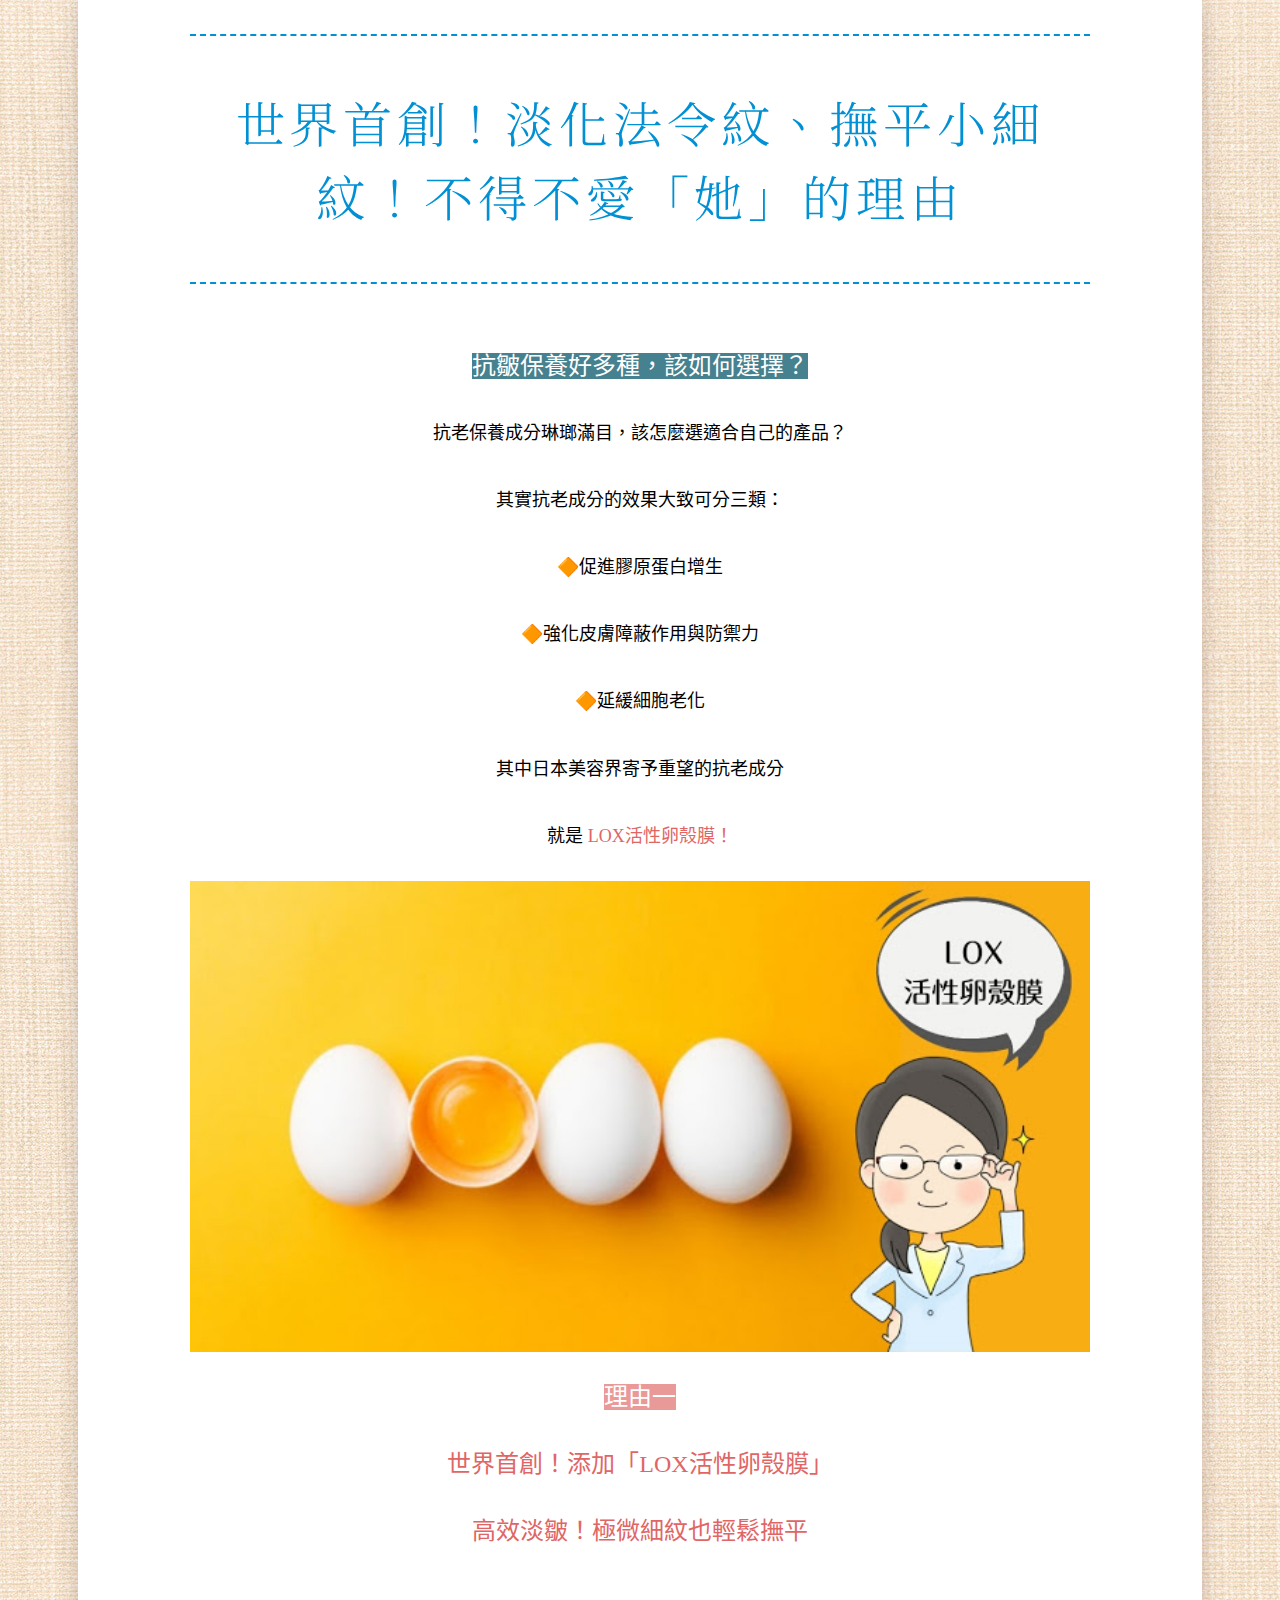
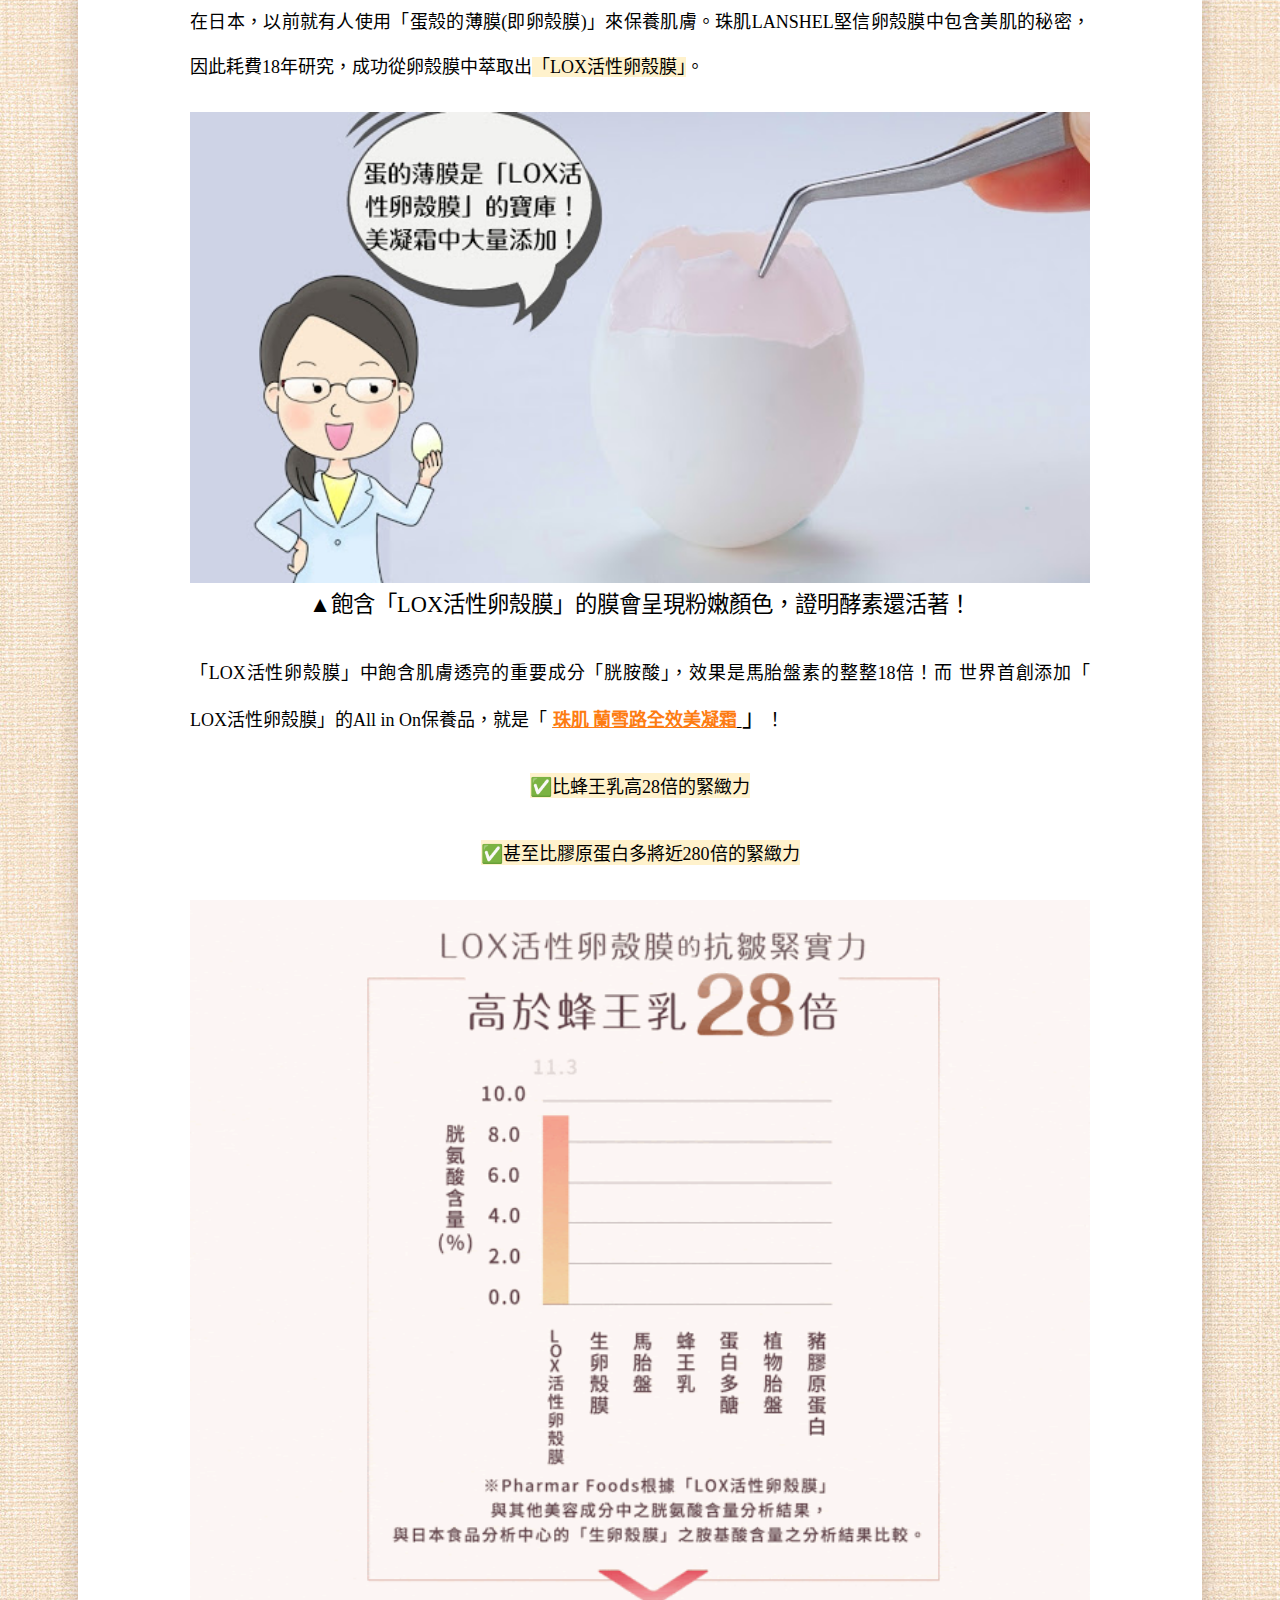
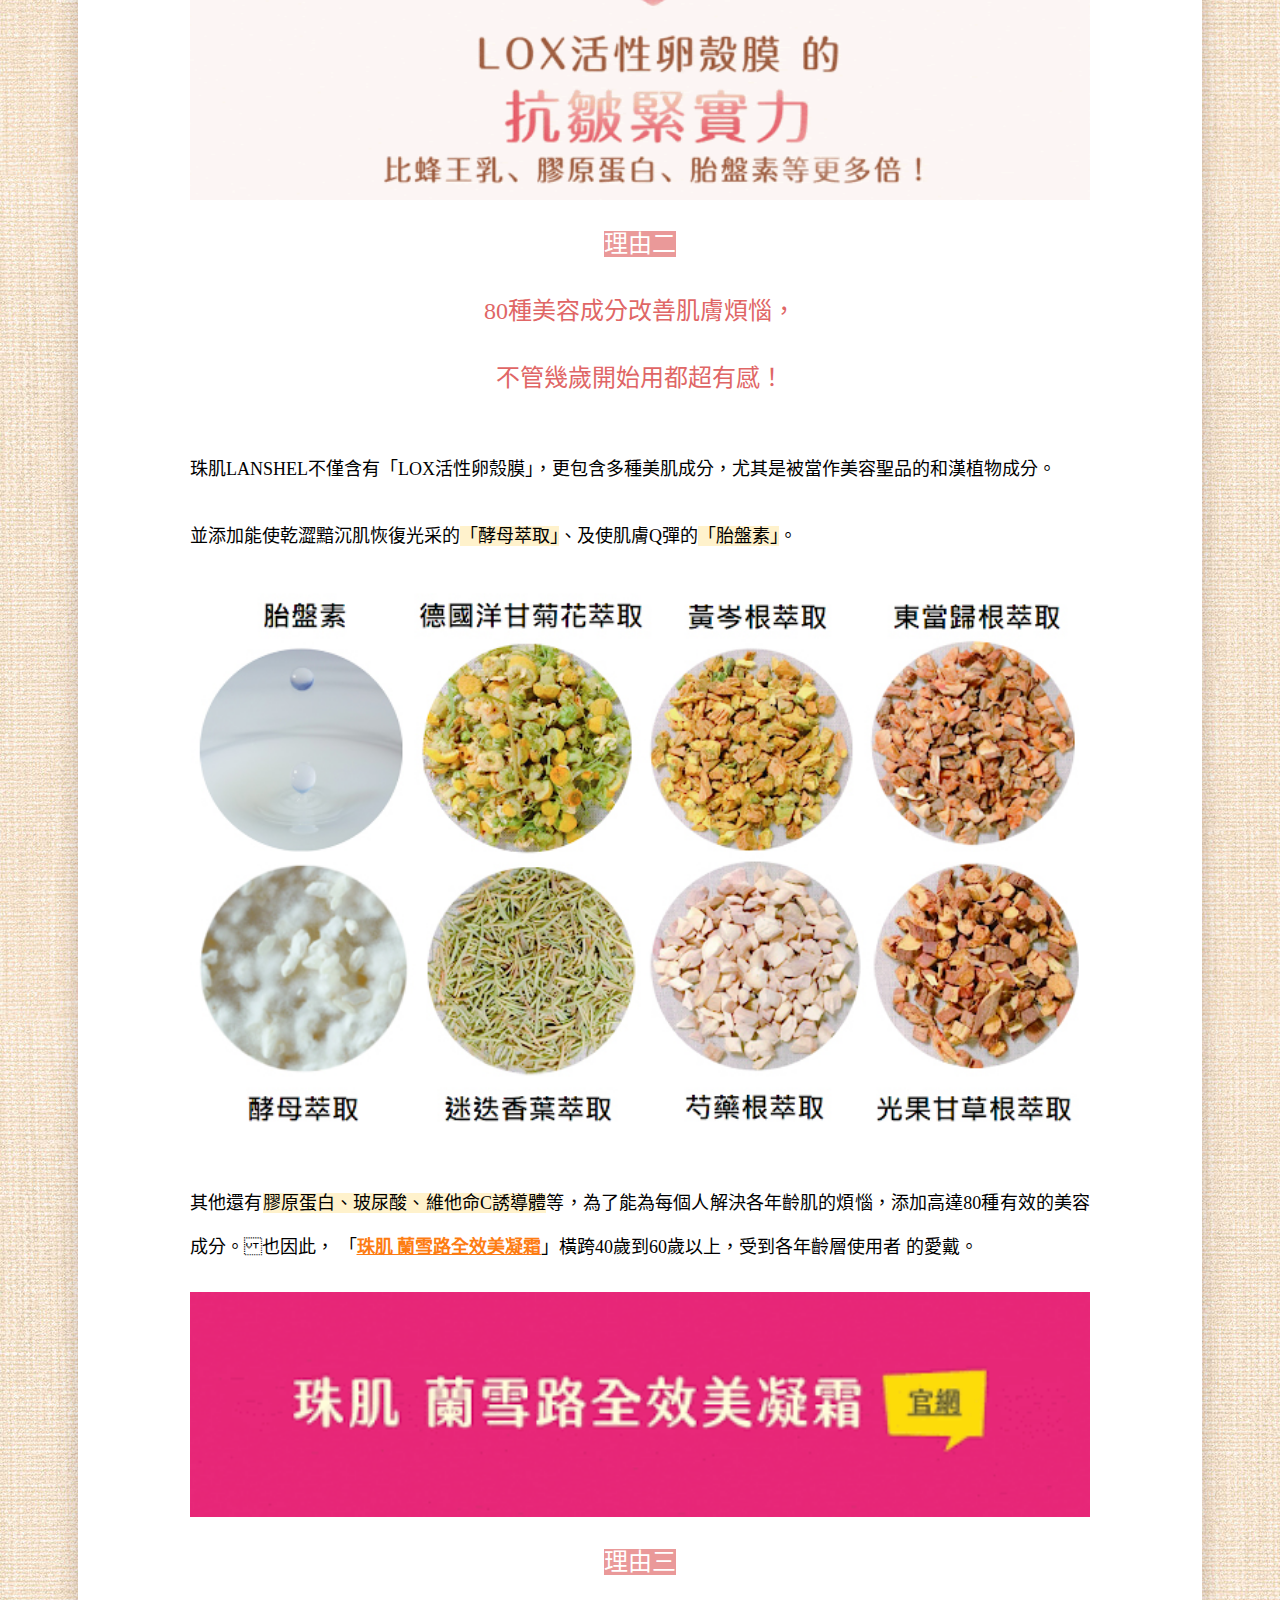
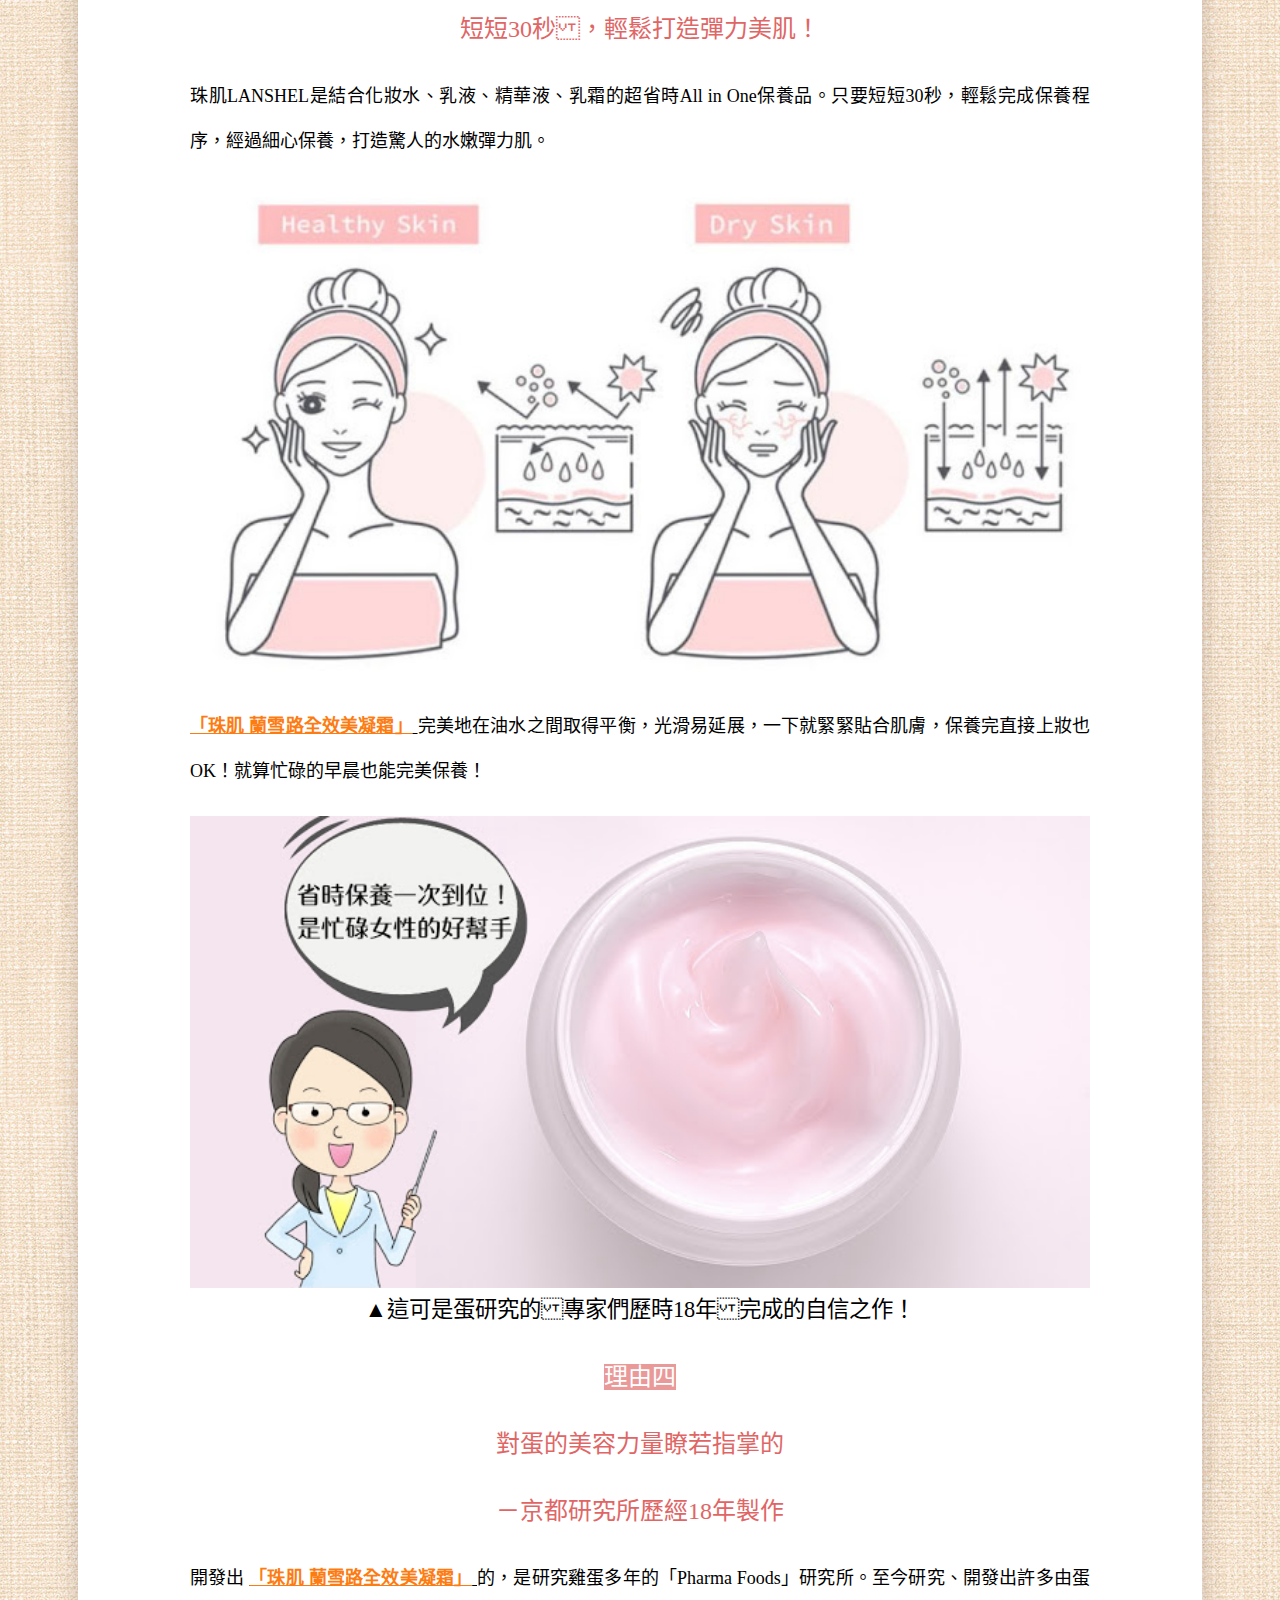
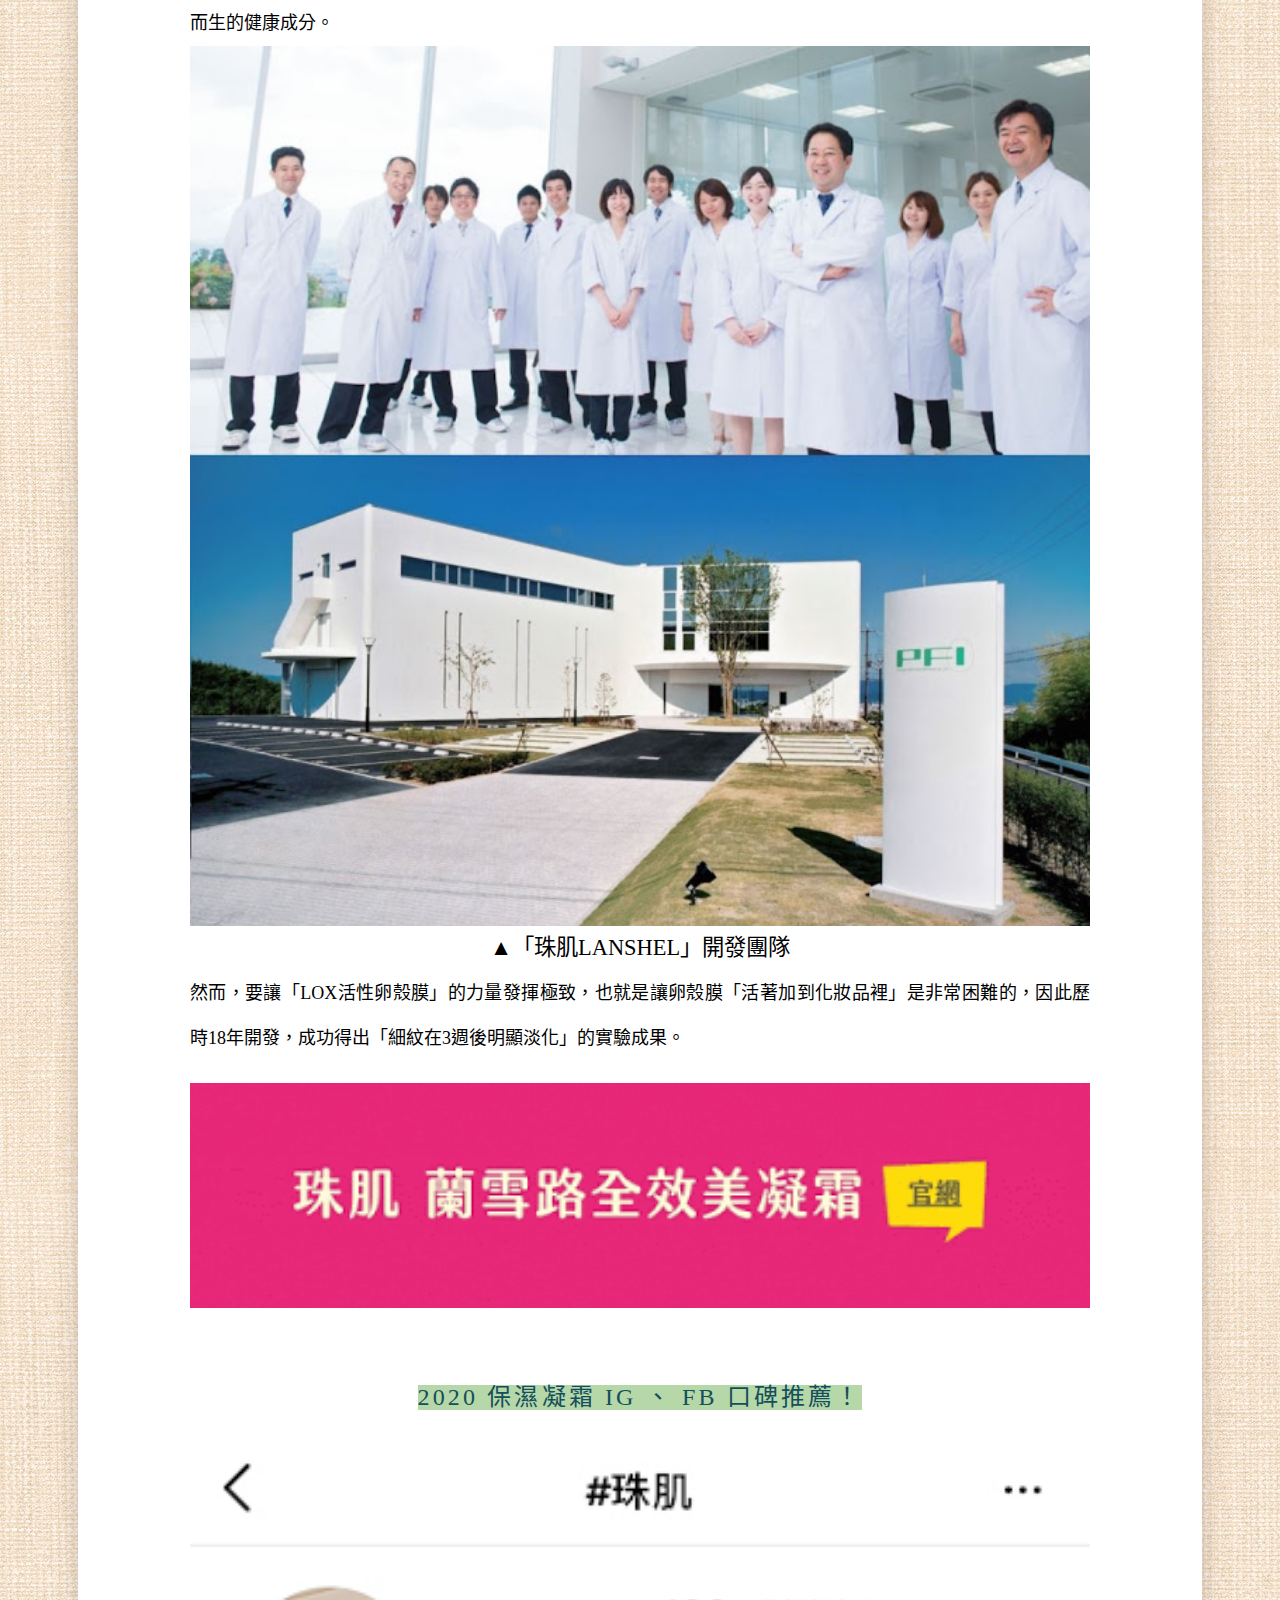
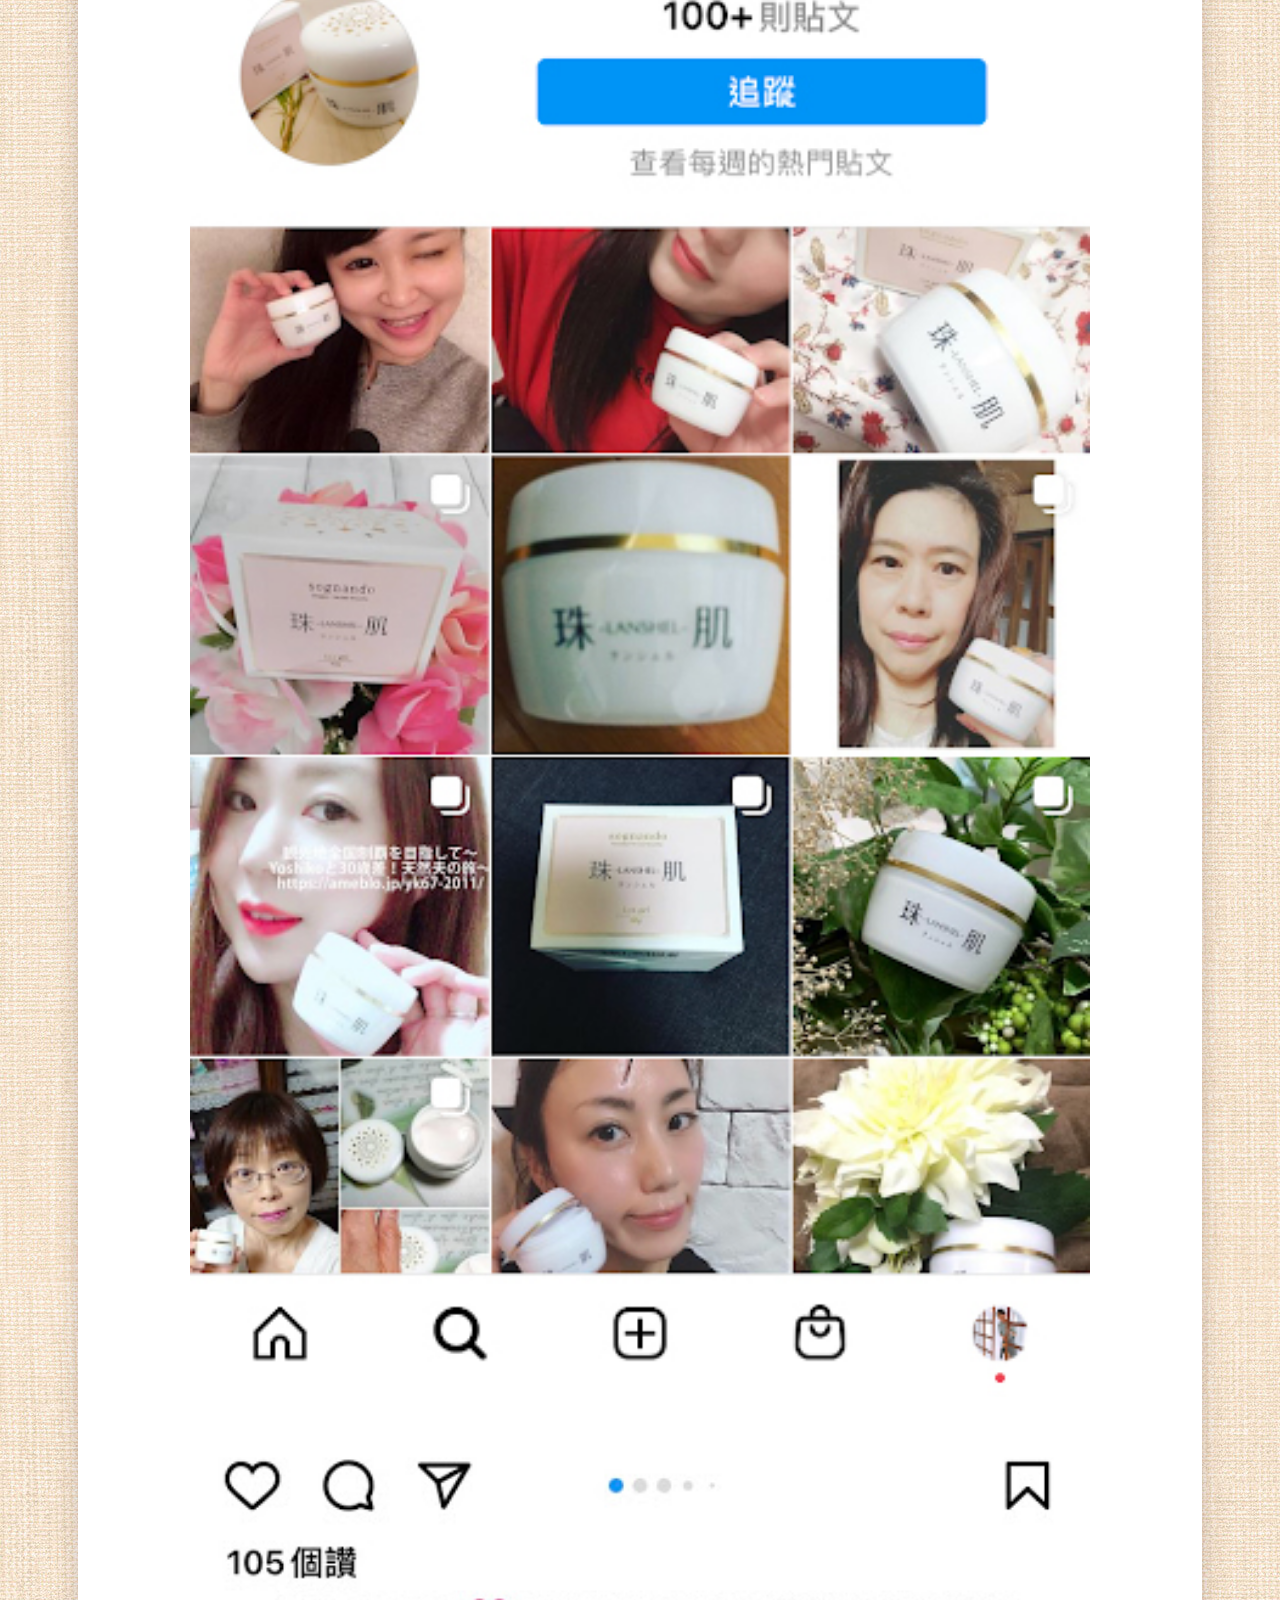
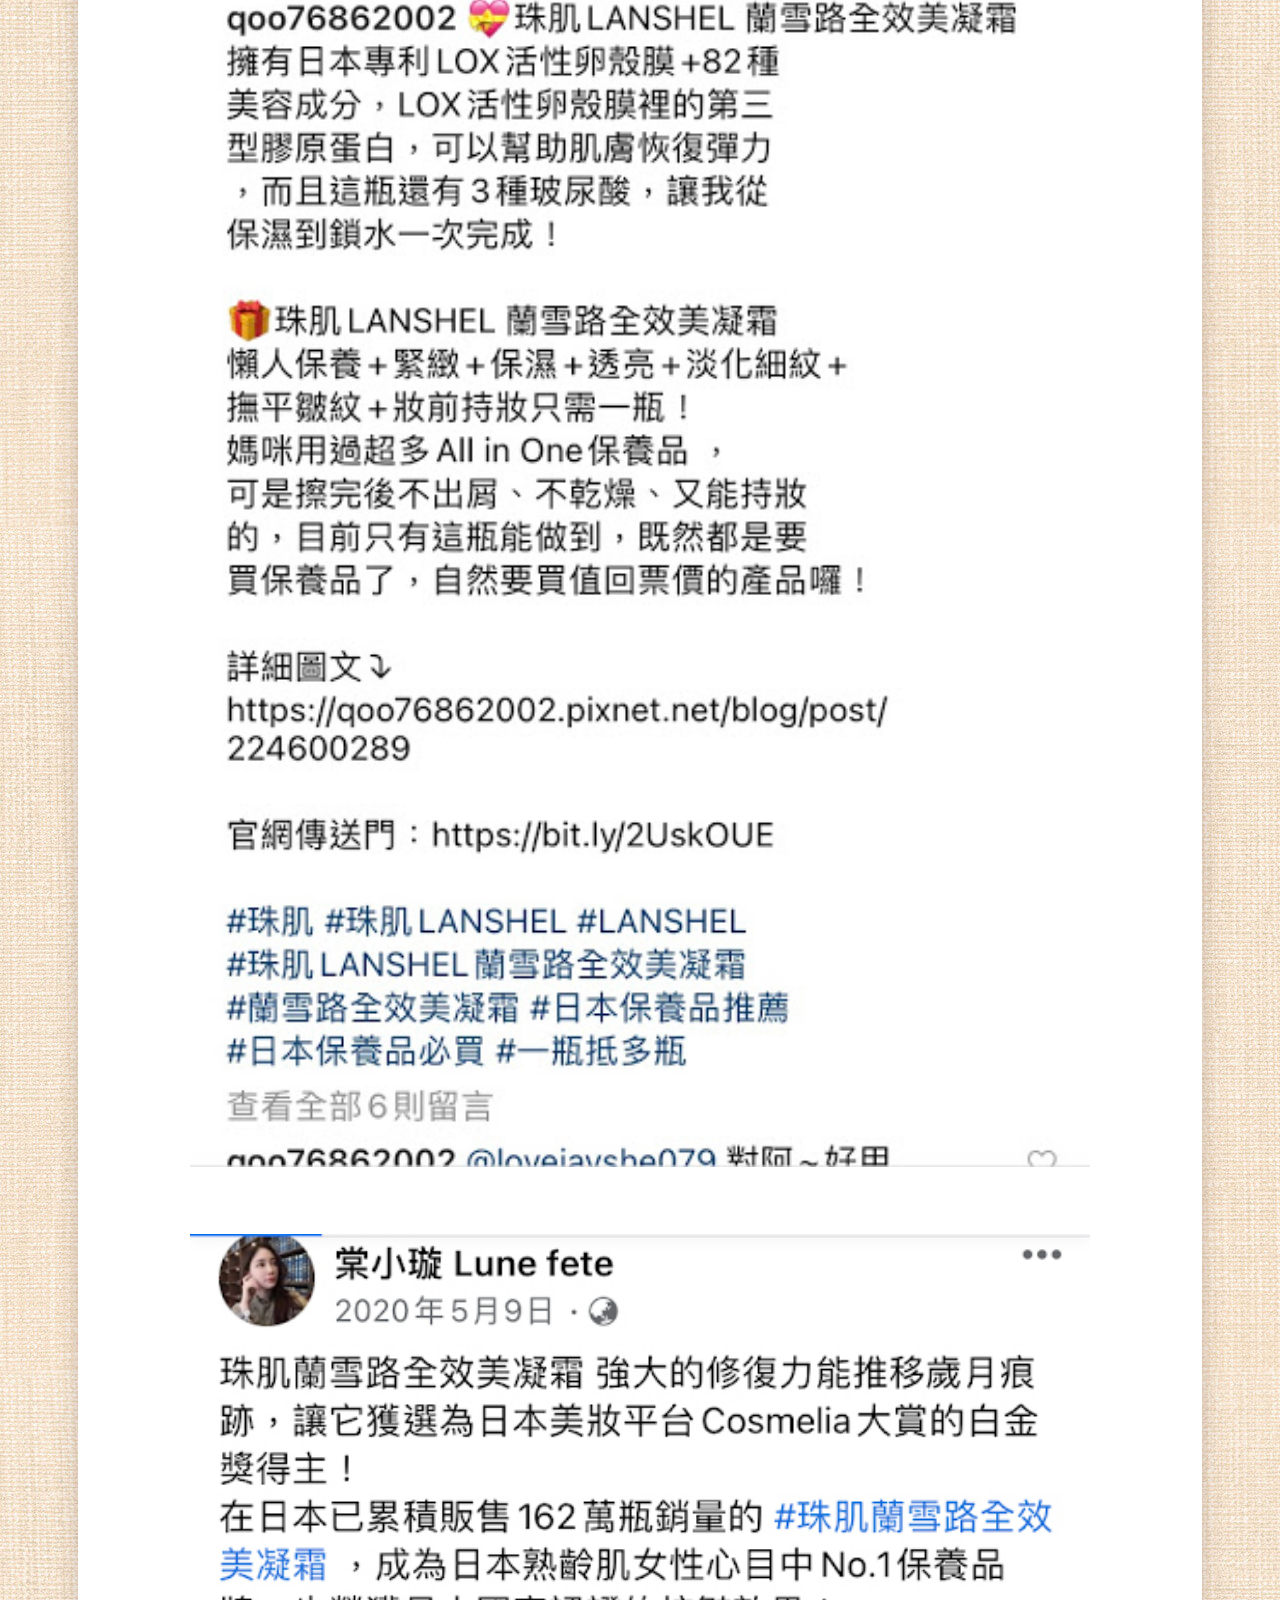
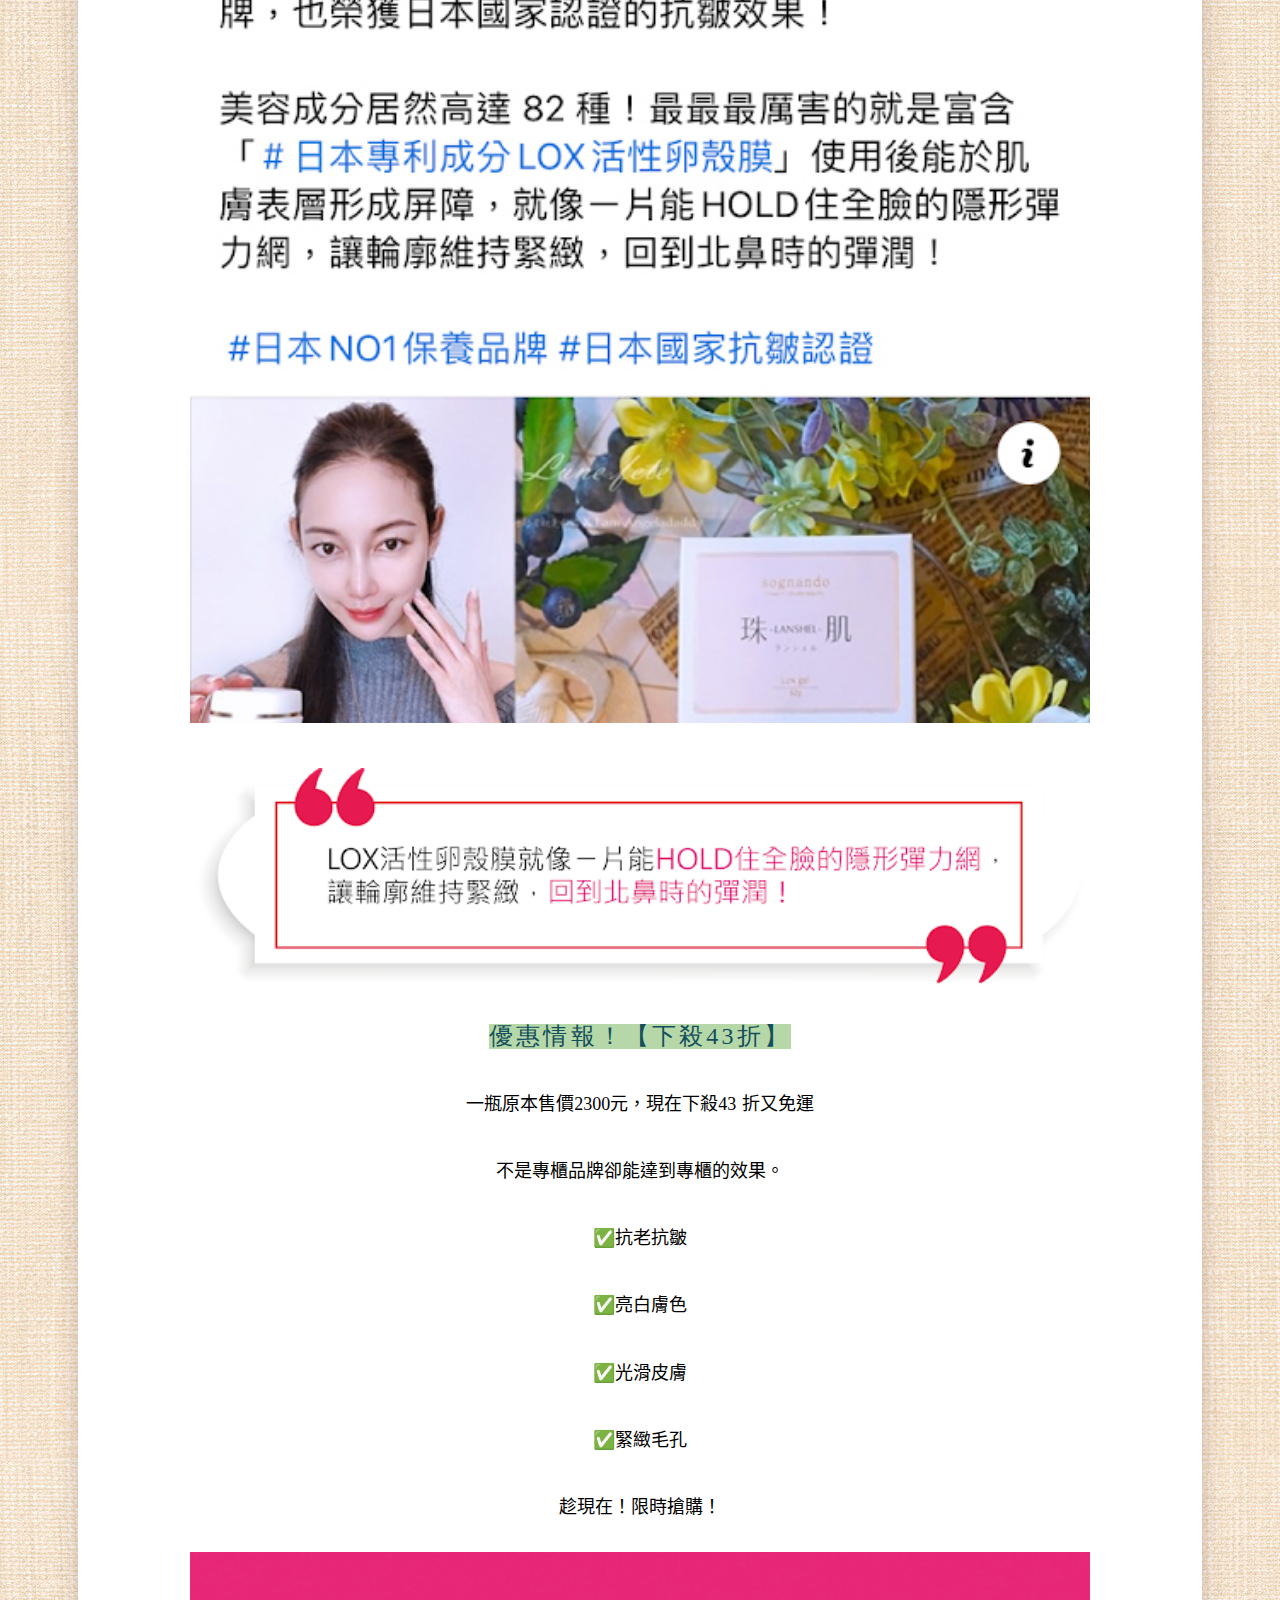
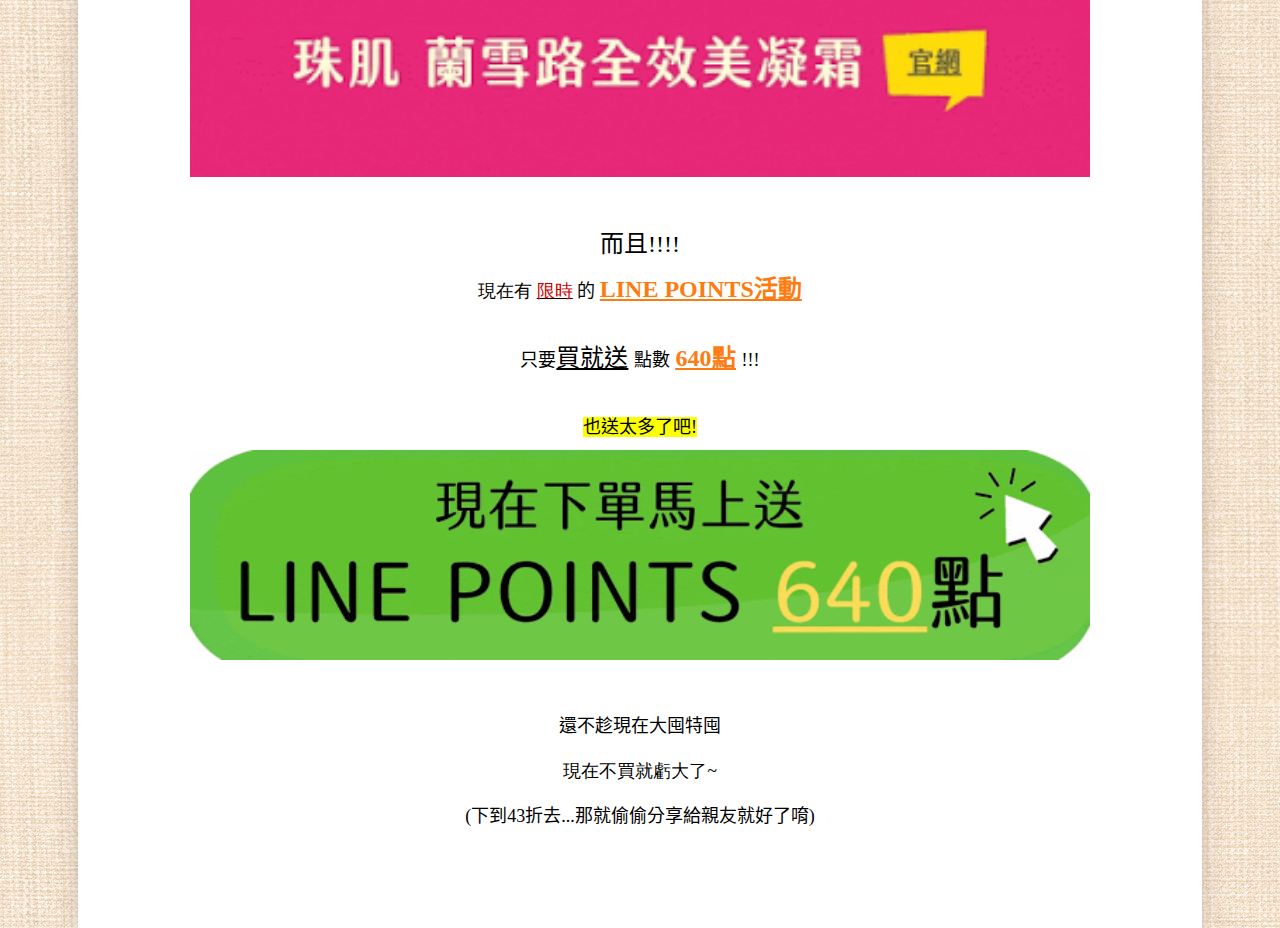
<file: beautylab/index.html>
<html lang="zh-TW">
    <head>
        <meta charset="utf-8" />
        <title>抗老保養成分琳瑯滿目，該怎麼選適合自己的產品？</title>
        <meta name="viewport" content="width=device-width, user-scalable=no, initial-scale=1, maximum-scale=1" />
        <meta name="format-detection" content="telephone=no" />
        <meta name="description" content="世界首創！添加「LOX活性卵殼膜」， 高效淡皺，極微細紋也輕鬆撫平!" />
        <meta name="keyword" content="珠肌,蘭雪路全效美凝霜,抗皺,抗老,淡斑,保濕,緊緻,法令紋,LOX活性卵殼膜," />
        <link rel="stylesheet" href="assets/css/style.css" />
        <link href="https://fonts.googleapis.com/css2?family=Noto+Sans+TC:wght@300;400;500;700&amp;family=Noto+Serif+TC:wght@700&amp;display=swap" rel="stylesheet" />
        <!-- Google Tag Manager -->
        <script>(function(w,d,s,l,i){w[l]=w[l]||[];w[l].push({'gtm.start':
                new Date().getTime(),event:'gtm.js'});var f=d.getElementsByTagName(s)[0],
            j=d.createElement(s),dl=l!='dataLayer'?'&l='+l:'';j.async=true;j.src=
            'https://www.googletagmanager.com/gtm.js?id='+i+dl;f.parentNode.insertBefore(j,f);
        })(window,document,'script','dataLayer','GTM-MN62KCM');</script>
        <!-- End Google Tag Manager -->
    </head>
    <body>
    <!-- Google Tag Manager (noscript) -->
    <noscript><iframe src="https://www.googletagmanager.com/ns.html?id=GTM-MN62KCM"
                      height="0" width="0" style="display:none;visibility:hidden"></iframe></noscript>
    <!-- End Google Tag Manager (noscript) -->
        <div class="CP">
            <p id="title">世界首創！淡化法令紋、撫平小細紋！不得不愛「她」的理由</p>
            <a target="_blank" rel="nofollow" id="lnk_1" pastr="link1" href="https://www.brightage.tw/lp2011lotion/"> </a>

            <!--    <p id="date">2020. 11. 01　C編</p>-->
            <div id="content">
                <div class="part">
                    <div class="post-body entry-content" itemprop="description articleBody">
                        <div class="separator" style="clear: both; text-align: center;"><b style="background-color: #45818e; color: white; font-size: x-large;">抗皺保養好多種，該如何選擇？</b></div>

                        <p class="MsoNormal" style="text-align: center;"><span style="font-size: large;">抗老保養成分琳瑯滿目，</span><span style="font-size: large;">該怎麼選適合自己的產品？</span></p>

                        <p class="MsoNormal" style="text-align: center;">
                            <span style="font-size: large;"> 其實抗老成分的效果大致可分三類：<span lang="EN-US"> </span></span>
                        </p>
                        <p></p>

                        <p></p>

                        <p class="MsoNormal" style="text-align: center;">
                            <span style="font-size: large;"> <span lang="EN-US">🔶</span>促進膠原蛋白增生<span lang="EN-US"> </span></span>
                        </p>
                        <p></p>

                        <p></p>

                        <p class="MsoNormal" style="text-align: center;">
                            <span style="font-size: large;"> <span lang="EN-US">🔶</span>強化皮膚障蔽作用與防禦力<span lang="EN-US"> </span></span>
                        </p>
                        <p></p>

                        <p></p>

                        <p class="MsoNormal" style="text-align: center;">
                            <span style="font-size: large;"> <span lang="EN-US">🔶</span>延緩細胞老化<span lang="EN-US"> </span></span>
                        </p>
                        <p></p>

                        <p></p>

                        <p class="MsoNormal" style="text-align: center;">
                            <span style="font-size: large;"> 其中日本美容界寄予重望的抗老成分<span lang="EN-US"> </span></span>
                        </p>
                        <p></p>

                        <p></p>

                        <p class="MsoNormal" style="text-align: center;">
                            <span style="font-size: large;">
                                就是
                                <span style="color: #e06666;">
                                    <b><span lang="EN-US">LOX</span>活性卵殼膜！</b>
                                </span>
                                <span lang="EN-US"> </span>
                            </span>
                        </p>
                        <p></p>

                        <p></p>

                        <p class="MsoNormal"></p>

                        <div class="separator" style="clear: both; text-align: center;">
                            <a target="_blank" rel="nofollow" href="assets/images/LOX.jpg" >
                                <img
                                    border="0"
                                    data-original-height="628"
                                    data-original-width="1200"
                                    height="335"
                                    src="assets/images/LOX.jpg"
                                    width="640"
                                />
                            </a>
                        </div>

                        <div style="border-bottom: solid windowtext 1.5pt; border: none; padding: 0cm 0cm 1pt;">
                            <p class="MsoNormal" style="border: none; mso-border-bottom-alt: solid windowtext 1.5pt; mso-padding-alt: 0cm 0cm 1pt 0cm; padding: 0cm; text-align: center;">
                                <span style="color: white; font-size: x-large;"><b style="background-color: #ea9999;">理由一</b></span>
                            </p>
                            <p class="MsoNormal" style="border: none; mso-border-bottom-alt: solid windowtext 1.5pt; mso-padding-alt: 0cm 0cm 1pt 0cm; padding: 0cm; text-align: center;">
                                <span style="color: #e06666; font-size: x-large;"><b>世界首創！添加「LOX活性卵殼膜」</b></span>
                            </p>
                            <p class="MsoNormal" style="border: none; mso-border-bottom-alt: solid windowtext 1.5pt; mso-padding-alt: 0cm 0cm 1pt 0cm; padding: 0cm; text-align: center;">
                                <span style="color: #e06666; font-size: x-large;"><b> 高效淡皺！極微細紋也輕鬆撫平</b></span>
                            </p>
                        </div>

                        <p class="MsoNormal">
                            <span style="font-size: large;">
                                在日本，以前就有人使用「蛋殼的薄膜(即卵殼膜)」來保養肌膚。珠肌LANSHEL堅信卵殼膜中包含美肌的秘密，因此耗費18年研究，成功從卵殼膜中萃取出<span style="background-color: #fff2cc;">「LOX活性卵殼膜」</span>。
                            </span>
                        </p>

                        <p class="MsoNormal"></p>
                        <div class="separator" style="clear: both; text-align: center;">
                            <a target="_blank" rel="nofollow"
                                href="assets/images/卵殼膜.jpg"

                            >
                                <img
                                    border="0"
                                    data-original-height="628"
                                    data-original-width="1200"
                                    height="334"
                                    src="assets/images/skin2.jpg"
                                    width="640"
                                />
                            </a>
                        </div>
                        <div class="separator" style="clear: both; text-align: center;">▲飽含「LOX活性卵殼膜」的膜會呈現粉嫩顏色，證明酵素還活著！</div>
                        <p></p>

                        <div class="separator" style="clear: both; text-align: center;"></div>
                        <p class="MsoNormal">
                            <span style="font-size: large;">「LOX活性卵殼膜」中飽含肌膚透亮的重要成分「胱胺酸」，效果是馬胎盤素的整整18倍！而</span>
                            <span style="font-size: large;">世界首創添加「 LOX活性卵殼膜」的All in On保養品，就是</span><span style="font-size: large;">「</span>
                            <u style="font-size: large;">
                                <b><a target="_blank" rel="nofollow" href="https://liff.line.me/1370466387-VxxzrzRW#/reward/campaign/42819?.ref=1st_list">珠肌 蘭雪路全效美凝霜</a></b>
                            </u>
                            <span style="font-size: x-large;">」</span><span style="font-size: large;">！</span>
                        </p>

                        <p class="MsoNormal" style="text-align: center;">
                            <span style="background-color: #fff2cc;">
                                <span style="font-size: large;"><span lang="EN-US">✅</span></span><span style="font-size: large;">比蜂王乳高28倍的緊緻力</span>
                            </span>
                        </p>

                        <p class="MsoNormal" style="text-align: center;">
                            <span style="background-color: #fff2cc;">
                                <span style="font-size: large;"><span lang="EN-US">✅</span></span><span style="font-size: large;">甚至比膠原蛋白多將近280倍的緊緻力</span>
                            </span>
                        </p>

                        <p class="MsoNormal"></p>
                        <div class="separator" style="clear: both; text-align: center;">
                            <a target="_blank" rel="nofollow" href="https://liff.line.me/1370466387-VxxzrzRW#/reward/campaign/42819?.ref=1st_list" >
                                <img
                                    border="0"
                                    data-original-height="1080"
                                    data-original-width="1080"
                                    height="640"
                                    src="assets/images/gif1.gif"
                                    width="640"
                                />
                            </a>
                        </div>

                        <div style="border-bottom: solid windowtext 1.5pt; border: none; padding: 0cm 0cm 1pt;">
                            <p class="MsoNormal" style="border: none; mso-border-bottom-alt: solid windowtext 1.5pt; mso-padding-alt: 0cm 0cm 1pt 0cm; padding: 0cm; text-align: center;">
                                <span style="font-size: x-large;"><b style="background-color: #ea9999; color: white;">理由二</b></span>
                            </p>
                            <p class="MsoNormal" style="border: none; mso-border-bottom-alt: solid windowtext 1.5pt; mso-padding-alt: 0cm 0cm 1pt 0cm; padding: 0cm; text-align: center;">
                                <span style="color: #e06666; font-size: x-large;"><b>80種美容成分改善肌膚煩惱，</b></span>
                            </p>
                            <p class="MsoNormal" style="border: none; mso-border-bottom-alt: solid windowtext 1.5pt; mso-padding-alt: 0cm 0cm 1pt 0cm; padding: 0cm; text-align: center;">
                                <span style="color: #e06666; font-size: x-large;"><b> 不管幾歲開始用都超有感！</b></span>
                            </p>
                        </div>

                        <p class="MsoNormal"><span style="font-size: large;">珠肌LANSHEL不僅含有「LOX活性卵殼膜」，更包含多種美肌成分，尤其是被當作美容聖品的和漢植物成分。</span></p>

                        <p class="MsoNormal">
                            <span style="font-size: large;">
                                並添加能使乾澀黯沉肌恢復光采的<span style="background-color: #fff2cc;"><b>「酵母萃取」</b></span>、及使肌膚Q彈的<span style="background-color: #fff2cc;"><b>「胎盤素」</b></span>。
                            </span>
                        </p>

                        <div class="separator" style="clear: both; text-align: center;">
                            <a
                                target="_blank"
                                rel="nofollow"
                                href="assets/images/成分.png"

                            >
                                <img
                                    border="0"
                                    data-original-height="820"
                                    data-original-width="1280"
                                    height="410"
                                    src="assets/images/skin3cv.jpg"
                                    width="640"
                                />
                            </a>
                        </div>

                        <p class="MsoNormal">
                            <span style="font-size: large;">
                                其他還有<span style="background-color: #fff2cc;"><b>膠原蛋白、玻尿酸、維他命C誘導體</b></span>等，為了能為每個人解決各年齡肌的煩惱，添加高達80種有效的美容成分。也因此，
                                <b>「<a target="_blank" rel="nofollow" href="https://liff.line.me/1370466387-VxxzrzRW#/reward/campaign/42819?.ref=1st_list">珠肌 蘭雪路全效美凝霜</a>」</b>橫跨40歲到60歲以上，受到各年齡層使用者
                            </span>
                            <span style="font-size: large;">的</span><span style="font-size: large;">愛戴。</span>
                        </p>

                        <div class="separator" style="clear: both; text-align: center;">
                            <a target="_blank" rel="nofollow" href="https://liff.line.me/1370466387-VxxzrzRW#/reward/campaign/42819?.ref=1st_list" >
                                <img
                                    border="0"
                                    data-original-height="200"
                                    data-original-width="800"
                                    height="100"
                                    src="assets/images/btn.gif"
                                    width="400"
                                />
                            </a>
                        </div>
                        <p class="MsoNormal"></p>

                        <p class="MsoNormal" style="text-align: center;">
                            <span style="font-size: x-large;"><b style="background-color: #ea9999; color: white;">理由三</b></span>
                        </p>
                        <p class="MsoNormal" style="text-align: center;">
                            <span style="color: #e06666; font-size: x-large;"><b>短短30秒，輕鬆打造彈力美肌！</b></span>
                        </p>

                        <p class="MsoNormal"><span style="font-size: x-large;"></span></p>
                        <p class="MsoNormal">
                            <span style="font-size: large;">珠肌LANSHEL是結合化妝水、乳液、精華液、乳霜的超省時All in One保養品。只要短短30秒，輕鬆完成保養程序，經過細心保養，打造驚人的水嫩彈力肌。</span>
                        </p>

                        <div class="separator" style="clear: both; text-align: center;">
                            <a target="_blank" rel="nofollow" href="https://liff.line.me/1370466387-VxxzrzRW#/reward/campaign/42819?.ref=1st_list" >
                                <img
                                    border="0"
                                    data-original-height="492"
                                    data-original-width="893"
                                    height="352"
                                    src="assets/images/skin1.jpg"
                                    width="640"
                                />
                            </a>
                        </div>

                        <p class="MsoNormal">
                            <span style="font-size: large;">
                                <u>
                                    <b><a target="_blank" rel="nofollow" href="https://liff.line.me/1370466387-VxxzrzRW#/reward/campaign/42819?.ref=1st_list">「珠肌 蘭雪路全效美凝霜」</a></b>
                                </u>
                                完美地在油水之間取得平衡，光滑易延展，一下就緊緊貼合肌膚，保養完直接上妝也OK！就算忙碌的早晨也能完美保養！
                            </span>
                        </p>

                        <p class="MsoNormal"></p>
                        <div class="separator" style="clear: both; text-align: center;">
                            <a
                                target="_blank"
                                rel="nofollow"
                                href="assets/images/質地1.jpg"
                            >
                                <img
                                    border="0"
                                    data-original-height="628"
                                    data-original-width="1200"
                                    height="334"
                                    src="assets/images/skin4.jpg"
                                    width="640"
                                />
                            </a>
                        </div>
                        <div class="separator" style="clear: both; text-align: center;">▲這可是蛋研究的專家們歷時18年完成的自信之作！</div>
                        <p></p>
                        <p class="MsoNormal"></p>

                        <p></p>
                        <p class="MsoNormal" style="text-align: center;">
                            <span style="font-size: x-large;"><b style="background-color: #ea9999; color: white;">理由四</b></span>
                        </p>
                        <p class="MsoNormal" style="text-align: center;">
                            <span style="color: #e06666; font-size: x-large;"><b>對蛋的美容力量瞭若指掌的</b></span>
                        </p>
                        <p class="MsoNormal" style="text-align: center;">
                            <span style="color: #e06666; font-size: x-large;"><b>－京都研究所</b><b>歷經18年</b><b>製作</b></span>
                        </p>

                        <div>
                            <div>
                                <span style="font-size: large;">
                                    開發出
                                    <u>
                                        <b><a target="_blank" rel="nofollow" href="https://liff.line.me/1370466387-VxxzrzRW#/reward/campaign/42819?.ref=1st_list">「珠肌 蘭雪路全效美凝霜」</a></b>
                                    </u>
                                    的，是研究雞蛋多年的「Pharma Foods」研究所。至今研究、開發出許多由蛋而生的健康成分。
                                </span>
                            </div>
                        </div>

                        <div>
                            <div class="separator" style="clear: both; text-align: center;">
                                <a target="_blank" rel="nofollow" href="https://www.futurelabo.tw/GTLP05/?pastr=img7" id="lnk_8" >
                                    <img
                                        border="0"
                                        data-original-height="960"
                                        data-original-width="982"
                                        height="626"
                                        src="assets/images/dr.jpg"
                                        width="640"
                                    />
                                </a>
                            </div>
                        </div>
                        <div class="separator" style="clear: both; text-align: center;">
                            <div class="separator" style="clear: both;">▲「珠肌LANSHEL」開發團隊</div>
                        </div>
                        <div>
                            <span style="font-size: large;">
                                <div>然而，要讓「LOX活性卵殼膜」的力量發揮極致，也就是讓卵殼膜「活著加到化妝品裡」是非常困難的，因此歷時18年開發，成功得出「細紋在3週後明顯淡化」的實驗成果。</div>
                            </span>
                        </div>
                        <div>
                            <p class="MsoNormal">
                                <span lang="EN-US"><span style="font-size: large;"></span></span>
                            </p>
                            <div class="separator" style="clear: both; text-align: center;">
                                <span style="font-size: large;"></span>
                                <a target="_blank" rel="nofollow" href="https://liff.line.me/1370466387-VxxzrzRW#/reward/campaign/42819?.ref=1st_list" >
                                    <img
                                        border="0"
                                        data-original-height="200"
                                        data-original-width="800"
                                        height="100"
                                        src="assets/images/btn.gif"
                                        width="400"
                                    />
                                </a>
                            </div>
                            <span style="font-size: large;"><br /></span>
                            <p></p>

                            <p class="MsoNormal" style="text-align: center;">
                                <span style="background-color: #b6d7a8; color: #134f5c;">
                                    <b style="font-size: x-large;">
                                        <span
                                            lang="EN-US"
                                            style="
                                                background-attachment: initial;
                                                background-clip: initial;
                                                background-image: initial;
                                                background-origin: initial;
                                                background-position: initial;
                                                background-repeat: initial;
                                                background-size: initial;
                                                letter-spacing: 2.35pt;
                                            "
                                        >
                                            2020
                                        </span>
                                    </b>
                                    <b style="font-size: x-large;">
                                        <span
                                            style="
                                                background-attachment: initial;
                                                background-clip: initial;
                                                background-image: initial;
                                                background-origin: initial;
                                                background-position: initial;
                                                background-repeat: initial;
                                                background-size: initial;
                                                letter-spacing: 2.35pt;
                                            "
                                        >
                                            保濕凝霜
                                        </span>
                                    </b>
                                    <b style="font-size: x-large;">
                                        <span
                                            lang="EN-US"
                                            style="
                                                background-attachment: initial;
                                                background-clip: initial;
                                                background-image: initial;
                                                background-origin: initial;
                                                background-position: initial;
                                                background-repeat: initial;
                                                background-size: initial;
                                                letter-spacing: 2.35pt;
                                            "
                                        >
                                            IG
                                        </span>
                                    </b>
                                    <b style="font-size: x-large;">
                                        <span
                                            style="
                                                background-attachment: initial;
                                                background-clip: initial;
                                                background-image: initial;
                                                background-origin: initial;
                                                background-position: initial;
                                                background-repeat: initial;
                                                background-size: initial;
                                                letter-spacing: 2.35pt;
                                            "
                                        >
                                            、
                                        </span>
                                    </b>
                                    <b style="font-size: x-large;">
                                        <span
                                            lang="EN-US"
                                            style="
                                                background-attachment: initial;
                                                background-clip: initial;
                                                background-image: initial;
                                                background-origin: initial;
                                                background-position: initial;
                                                background-repeat: initial;
                                                background-size: initial;
                                                letter-spacing: 2.35pt;
                                            "
                                        >
                                            FB
                                        </span>
                                    </b>
                                    <b style="font-size: x-large;">
                                        <span
                                            style="
                                                background-attachment: initial;
                                                background-clip: initial;
                                                background-image: initial;
                                                background-origin: initial;
                                                background-position: initial;
                                                background-repeat: initial;
                                                background-size: initial;
                                                letter-spacing: 2.35pt;
                                            "
                                        >
                                            口碑推薦！
                                        </span>
                                    </b>
                                </span>
                            </p>

                            <div class="separator" style="clear: both; text-align: center;">
                                <a target="_blank" rel="nofollow" href="assets/images/3.png">
                                    <img
                                        border="0"
                                        data-original-height="1295"
                                        data-original-width="750"
                                        height="640"
                                        src="assets/images/3cv.jpg"
                                        width="370"
                                    />
                                </a>
                            </div>
                            <br />
                            <div class="separator" style="clear: both; text-align: center;">
                                <a target="_blank" rel="nofollow" href="assets/images/2.jpg" >
                                    <img
                                        border="0"
                                        data-original-height="1104"
                                        data-original-width="750"
                                        height="640"
                                        src="assets/images/2.jpg"
                                        width="434"
                                    />
                                </a>
                            </div>
                            <div class="separator" style="clear: both; text-align: center;"><br /></div>

                            <p class="MsoNormal"></p>
                            <div class="separator" style="clear: both; text-align: center;">
                                <a target="_blank" rel="nofollow" href="assets/images/5.png" >
                                    <img
                                        border="0"
                                        data-original-height="908"
                                        data-original-width="750"
                                        height="640"
                                        src="assets/images/5cv.jpg"
                                        width="528"
                                    />
                                </a>
                            </div>
                            <div class="separator" style="clear: both; text-align: center;"><br /></div>
                            <div class="separator" style="clear: both; text-align: center;">
                                <a target="_blank" rel="nofollow" href="assets/images/2.png" >
                                    <img
                                        alt=""
                                        data-original-height="670"
                                        data-original-width="2692"
                                        height="160"
                                        src="assets/images/2.png"
                                        width="640"
                                    />
                                </a>
                            </div>

                            <p class="MsoNormal" style="text-align: center;">
                                <span lang="EN-US">
                                    <span style="background-color: #b6d7a8;">
                                        <span>
                                            <span
                                                style="
                                                    background-attachment: initial;
                                                    background-clip: initial;
                                                    background-image: initial;
                                                    background-origin: initial;
                                                    background-position: initial;
                                                    background-repeat: initial;
                                                    background-size: initial;
                                                "
                                            >
                                                <span style="color: #134f5c; font-size: x-large;">
                                                    <span style="letter-spacing: 3.13333px;"><b>優惠情報！【下殺43折】</b></span>
                                                </span>
                                            </span>
                                        </span>
                                    </span>
                                </span>
                            </p>

                            <p class="MsoNormal" style="text-align: center;">
                                <span style="font-size: large;">一瓶原本售價<span lang="EN-US">2300</span>元，</span><span style="font-size: large;">現在下殺43</span>
                                <span style="font-size: large;">折又免運</span>
                            </p>

                            <p class="MsoNormal" style="text-align: center;">
                                <span style="font-size: large;"> 不是專櫃品牌卻能達到專櫃的效果。<span lang="EN-US"> </span></span>
                            </p>
                            <p></p>

                            <p></p>

                            <p class="MsoNormal" style="text-align: center;">
                                <span style="font-size: large;"> <span lang="EN-US">✅</span>抗老抗皺<span lang="EN-US"> </span></span>
                            </p>
                            <p></p>

                            <p></p>

                            <p class="MsoNormal" style="text-align: center;">
                                <span style="font-size: large;"> <span lang="EN-US">✅</span>亮白膚色<span lang="EN-US"> </span></span>
                            </p>
                            <p></p>

                            <p></p>

                            <p class="MsoNormal" style="text-align: center;">
                                <span style="font-size: large;"> <span lang="EN-US">✅</span>光滑皮膚<span lang="EN-US"> </span></span>
                            </p>
                            <p></p>

                            <p></p>

                            <p class="MsoNormal" style="text-align: center;">
                                <span style="font-size: large;"> <span lang="EN-US">✅</span>緊緻毛孔<span lang="EN-US"> </span></span>
                            </p>
                            <p></p>

                            <p></p>

                            <p class="MsoNormal" style="text-align: center;"><span style="font-size: large;">趁現在！限時搶購！</span></p>
                            <div class="separator" style="clear: both; text-align: center;">
                                <a target="_blank" rel="nofollow" href="https://liff.line.me/1370466387-VxxzrzRW#/reward/campaign/42819?.ref=1st_list" >
                                    <img
                                        border="0"
                                        data-original-height="200"
                                        data-original-width="800"
                                        height="100"
                                        src="assets/images/btn.gif"
                                        width="400"
                                    />
                                </a>

                                <br />
                                <br />
                                <span style="background-color: white; text-align: start;"><span style="font-size: x-large;">而且!!!!</span></span>
                            </div>
                            <div class="separator" style="clear: both; text-align: center;">
                                <span style="font-size: x-large;"></span>
                                <span style="background-color: white; text-align: start;">
                                    <span lang="EN-US">
                                        <span style="font-size: large;">
                                            現在有
                                            <b>
                                                <u><span style="color: #cc0000;">限時</span></u>
                                            </b>
                                            的
                                        </span>
                                        <b>
                                            <span style="color: #38761d; font-size: x-large;"><a href="https://liff.line.me/1370466387-VxxzrzRW#/reward/campaign/42819?.ref=1st_list">LINE POINTS活動</a></span>
                                        </b>
                                    </span>
                                </span>
                            </div>
                            <div class="separator" style="clear: both; text-align: center;">
                                <p>
                                    <span style="background-color: white; text-align: start;">
                                        <span style="font-size: large;">只要</span><b style="font-size: x-large;"><u>買就送</u></b>
                                        <span style="font-size: large;">點數</span>
                                        <span style="color: red; font-size: x-large;">
                                            <b>
                                                <u><a target="_blank" rel="nofollow" href="https://liff.line.me/1370466387-VxxzrzRW#/reward/campaign/42819?.ref=1st_list">640點</a></u>
                                            </b>
                                        </span>
                                        <span style="font-size: large;">!!!</span>
                                    </span>
                                </p>
                            </div>
                            <div class="separator" style="clear: both; text-align: center;">
                                <span style="font-size: large;"><b style="background-color: #fcff01;">也送太多了吧!</b></span>
                            </div>

                            <div class="separator" style="clear: both;">
                                <div class="separator" style="clear: both; text-align: center;">
                                    <a target="_blank" rel="nofollow" href="https://liff.line.me/1370466387-VxxzrzRW#/reward/campaign/42819?.ref=1st_list" >
                                        <img
                                            border="0"
                                            data-original-height="280"
                                            data-original-width="1200"
                                            height="150"
                                            src="assets/images/line.gif"
                                            width="640"
                                        />
                                    </a>
                                </div>
                                <br />

                                <span style="font-size: large;">
                                      <div class="separator" style="clear: both; text-align: center;">
                                        <div class="separator" style="clear: both; text-align: center;">
                                            <span><span style="background-color: white;">還不趁現在大囤特</span></span><span style="background-color: white;">囤</span>
                                        </div>
                                    </div>
                                    <span style="background-color: white; text-align: start;"><div style="text-align: center;">現在不買就虧大了~</div></span>
                                </span>
                            </div>
                            <div class="separator" style="clear: both; text-align: center;">
                                <span style="font-size: large;">
                                    <div style="text-align: center;"><span>(下到43折去</span><span>...那就偷偷分享給親友就好了唷)</span></div>
                                </span>
                            </div>
                        </div>
                        <div style="clear: both;"></div>
                    </div>
                </div>

                <!-- 延伸閱讀 -->
            </div>
        </div>
    </body>
</html>
</file>
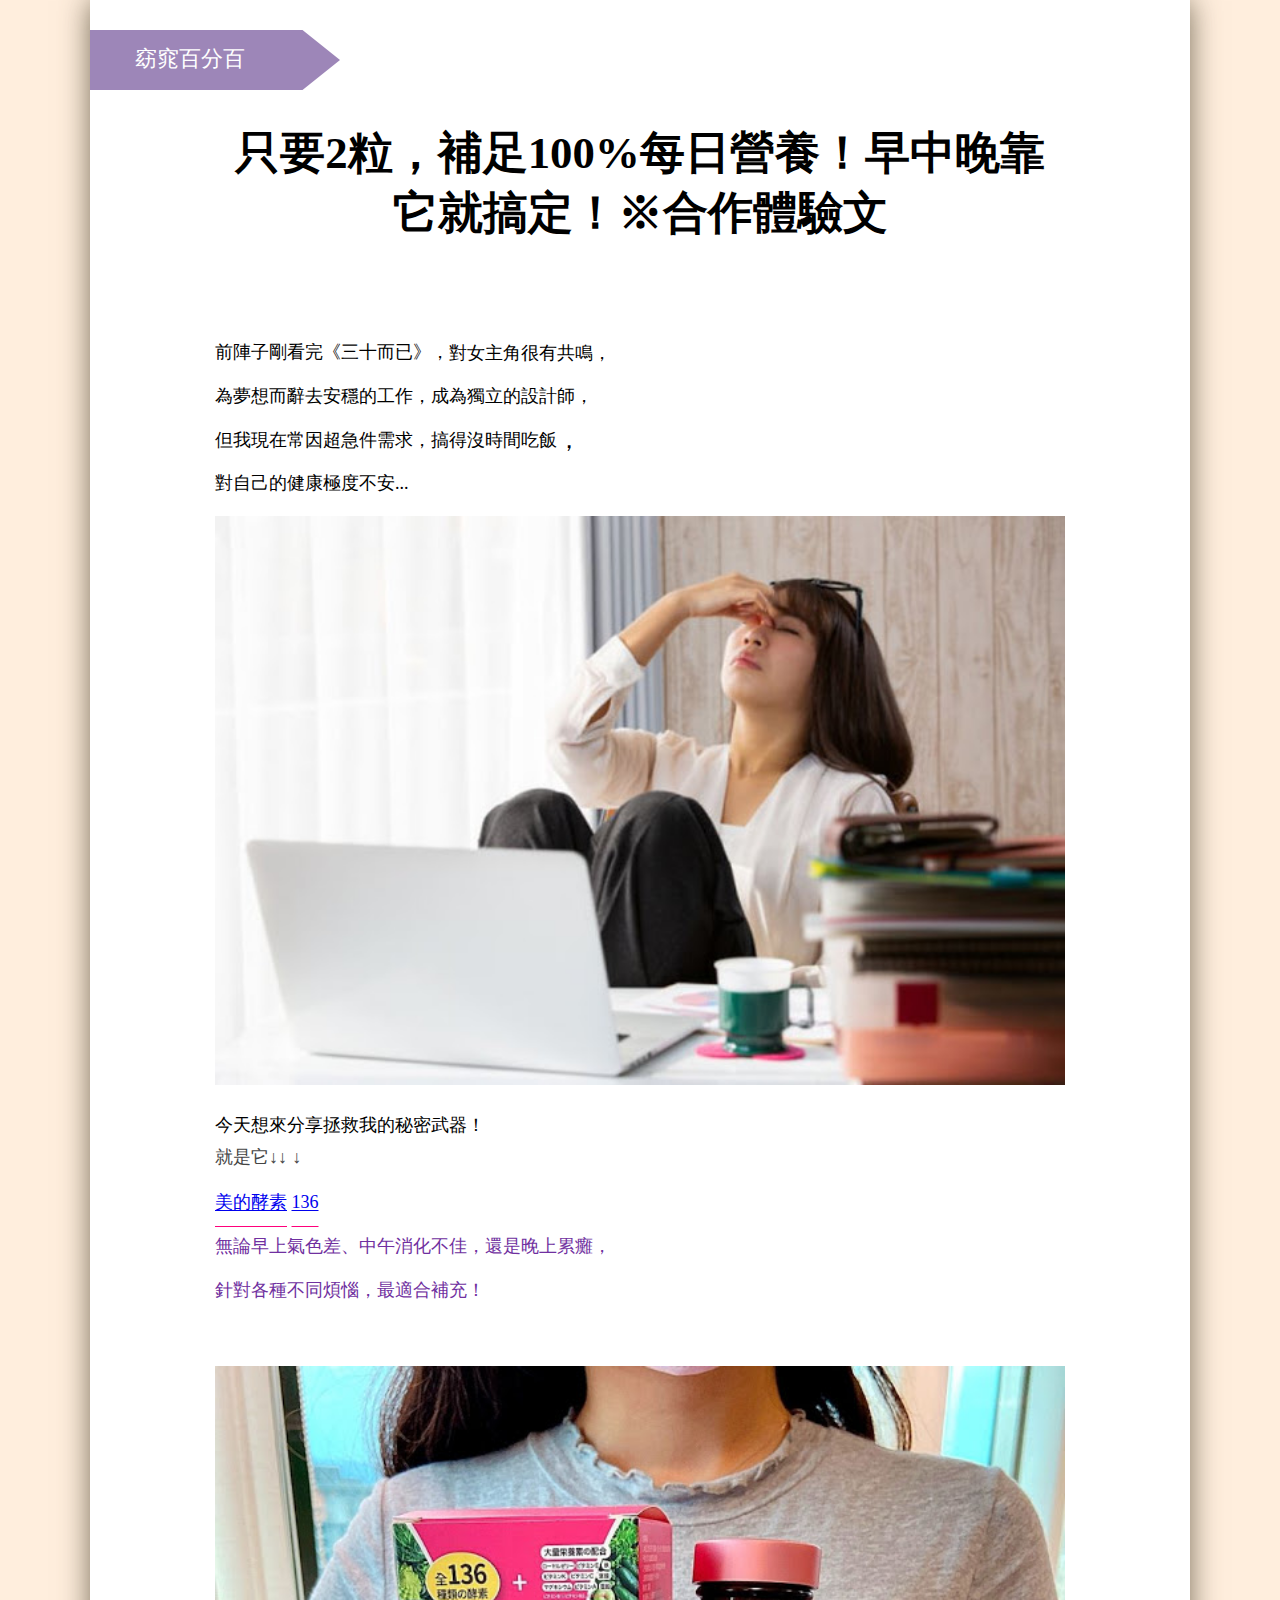
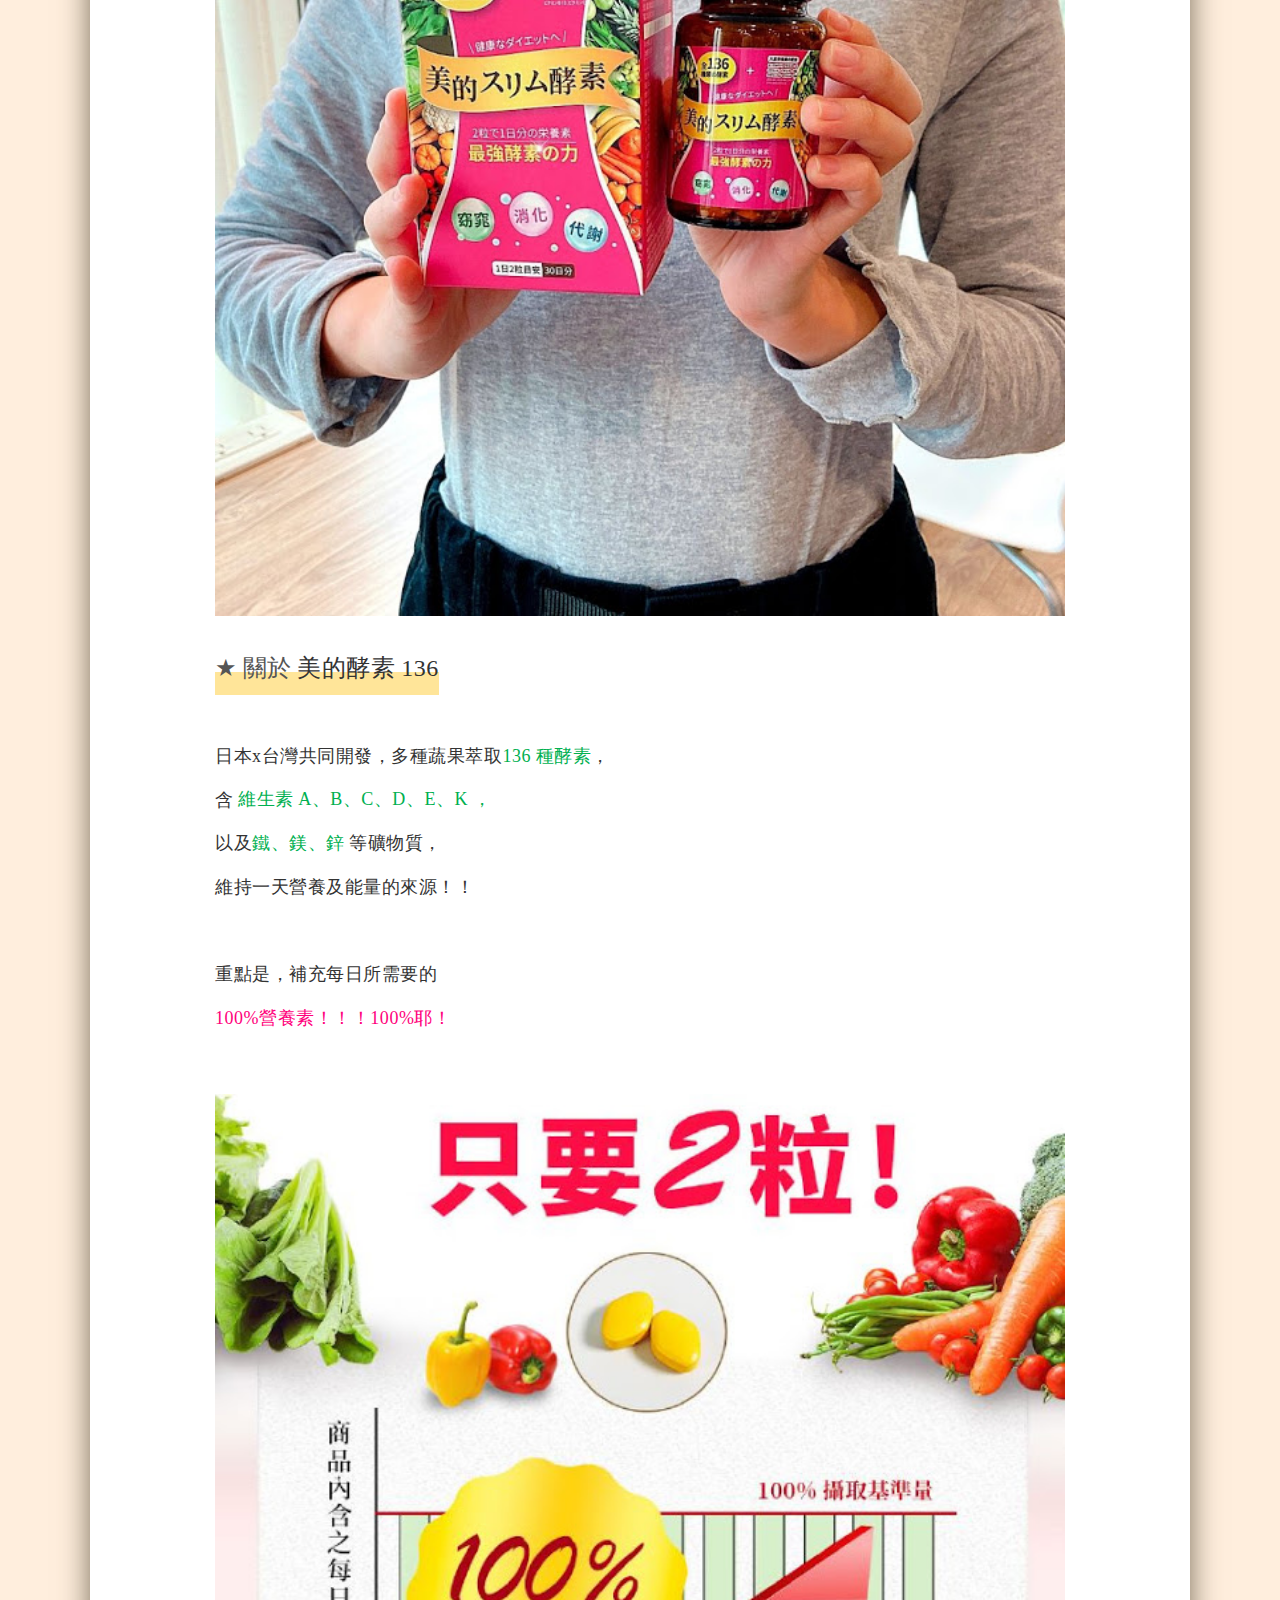
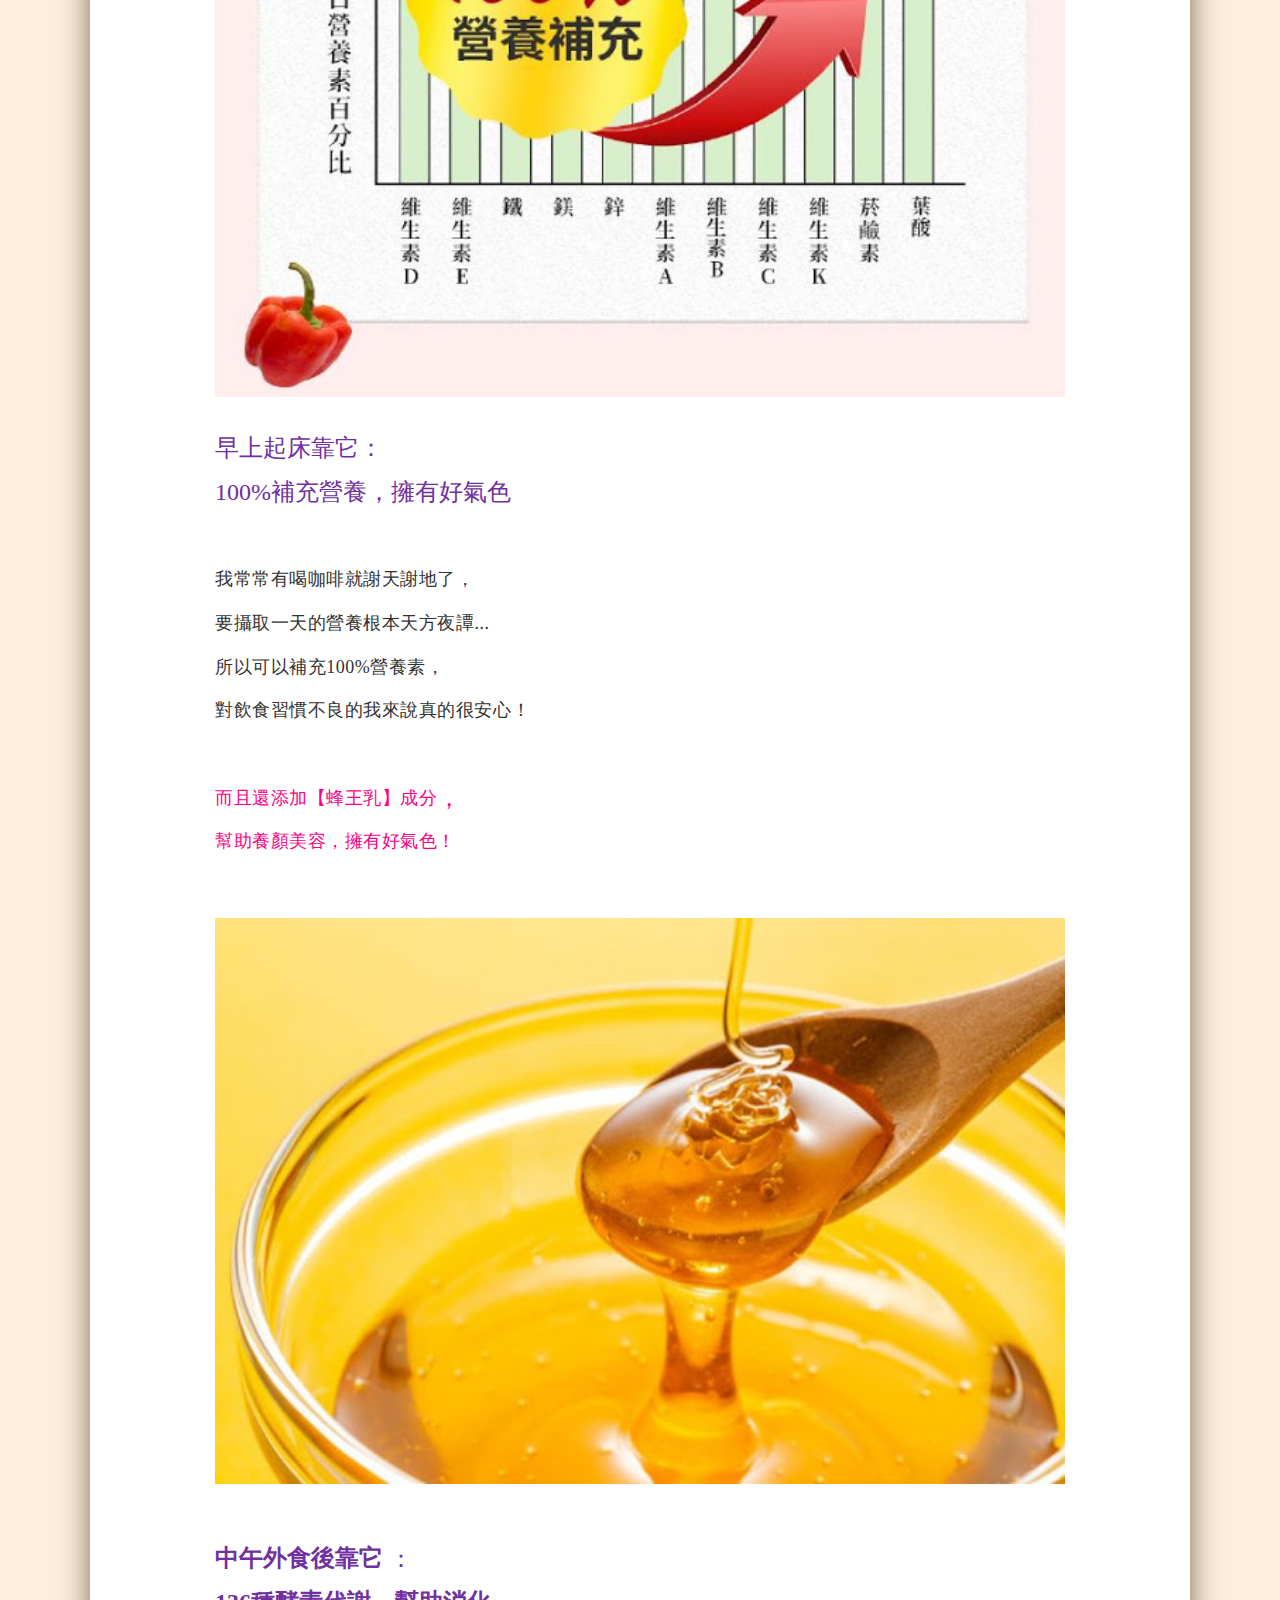
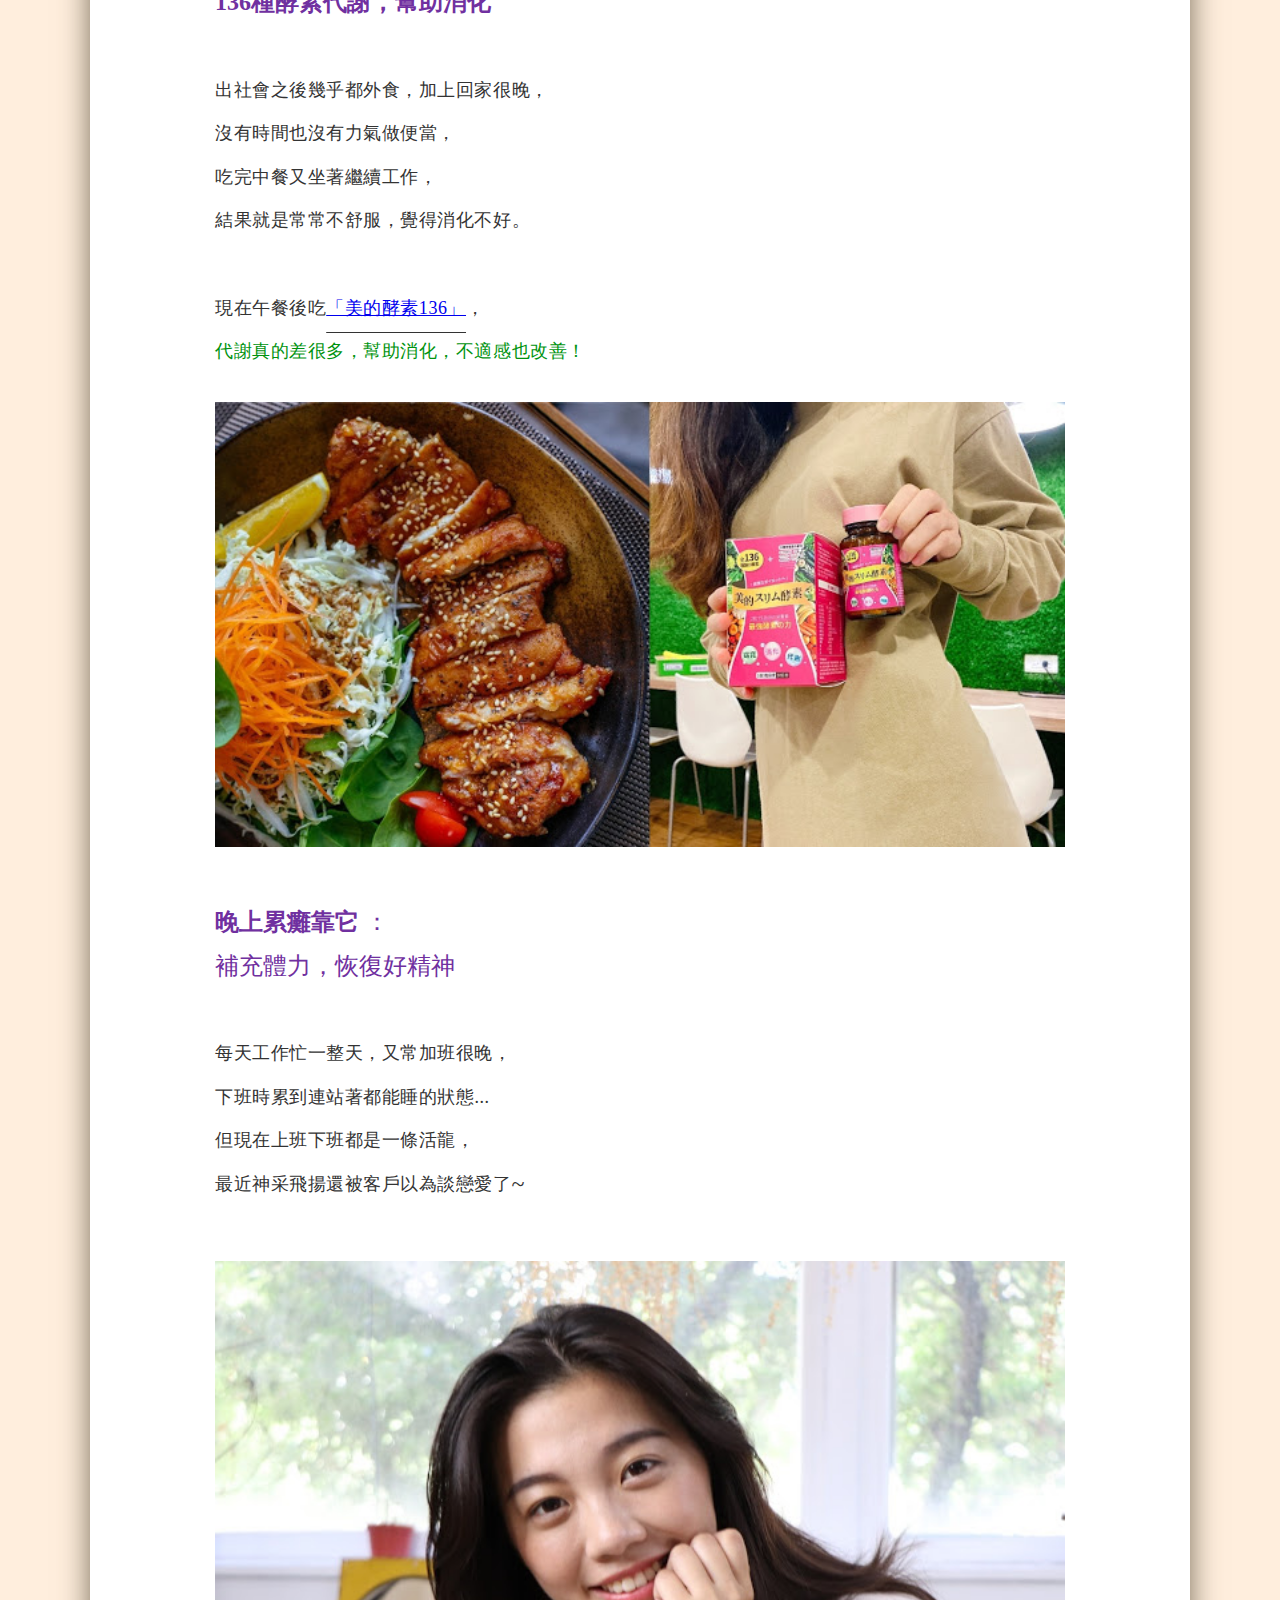
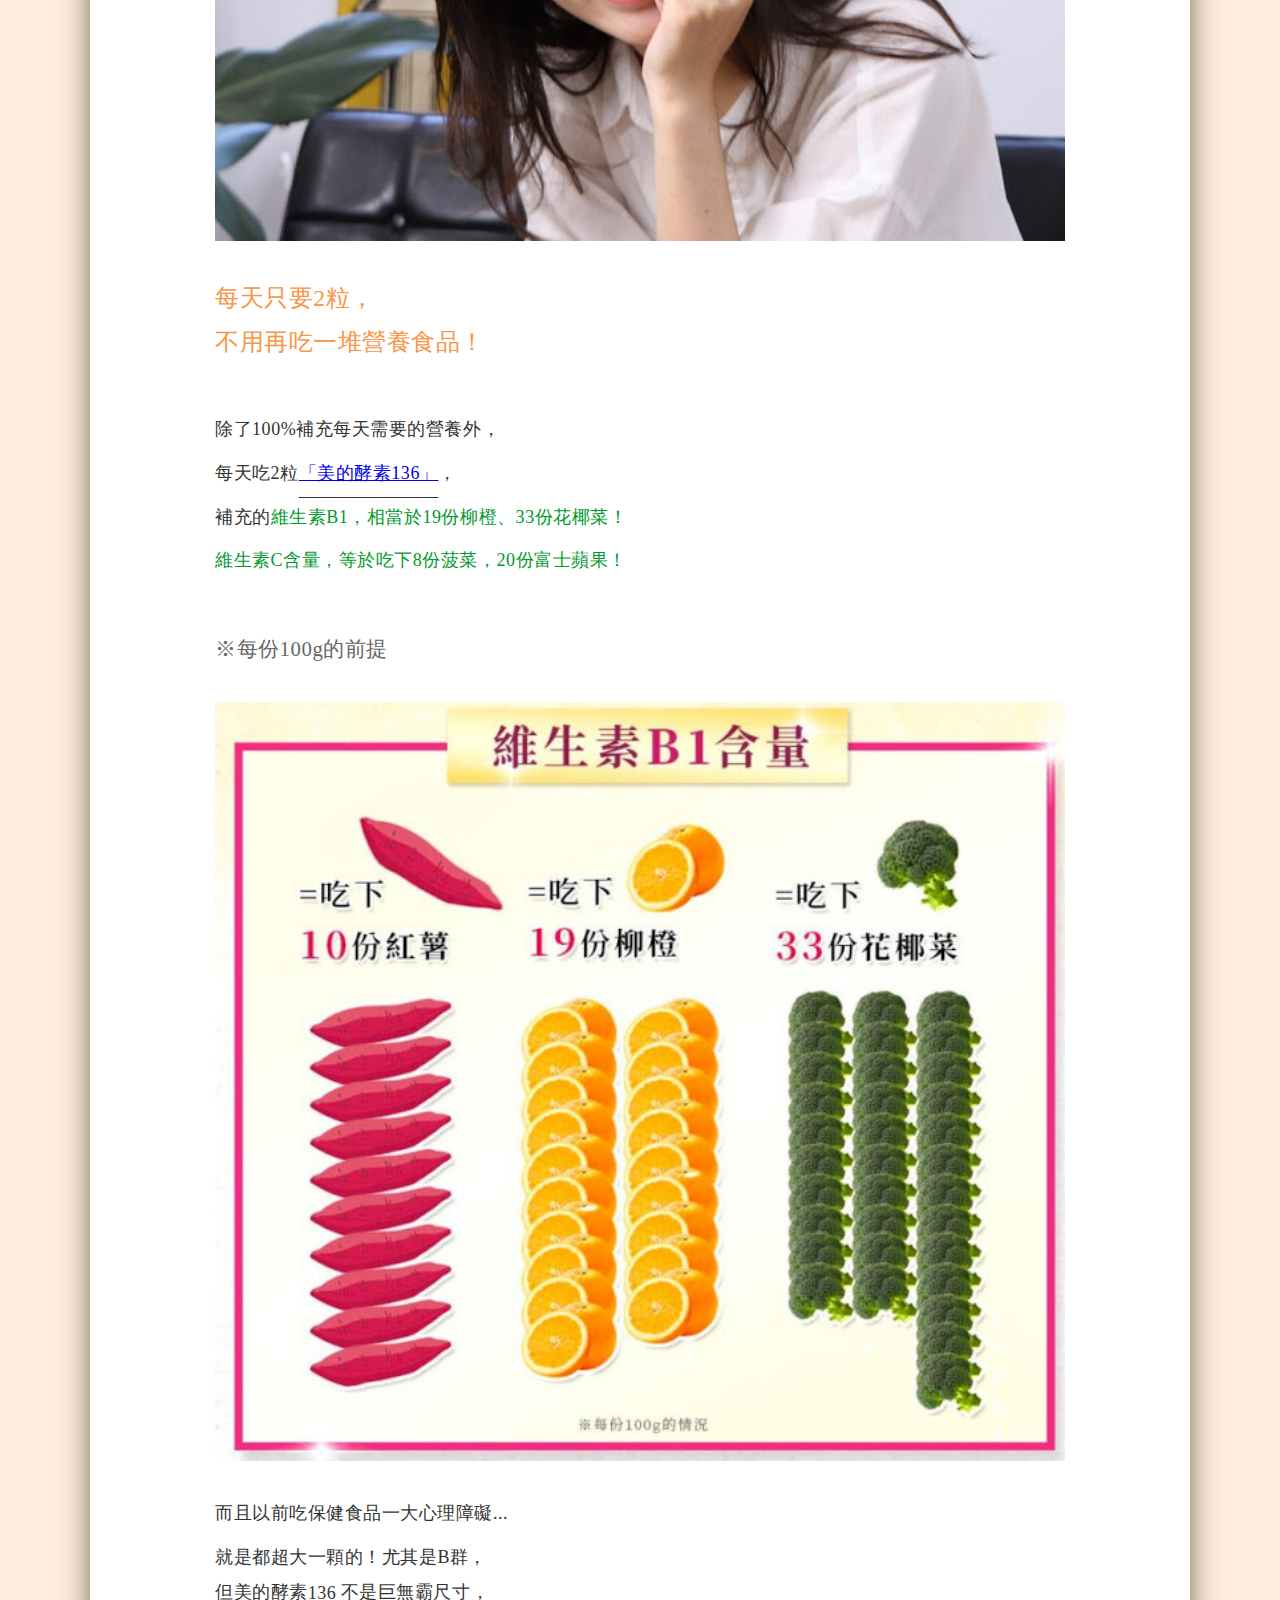
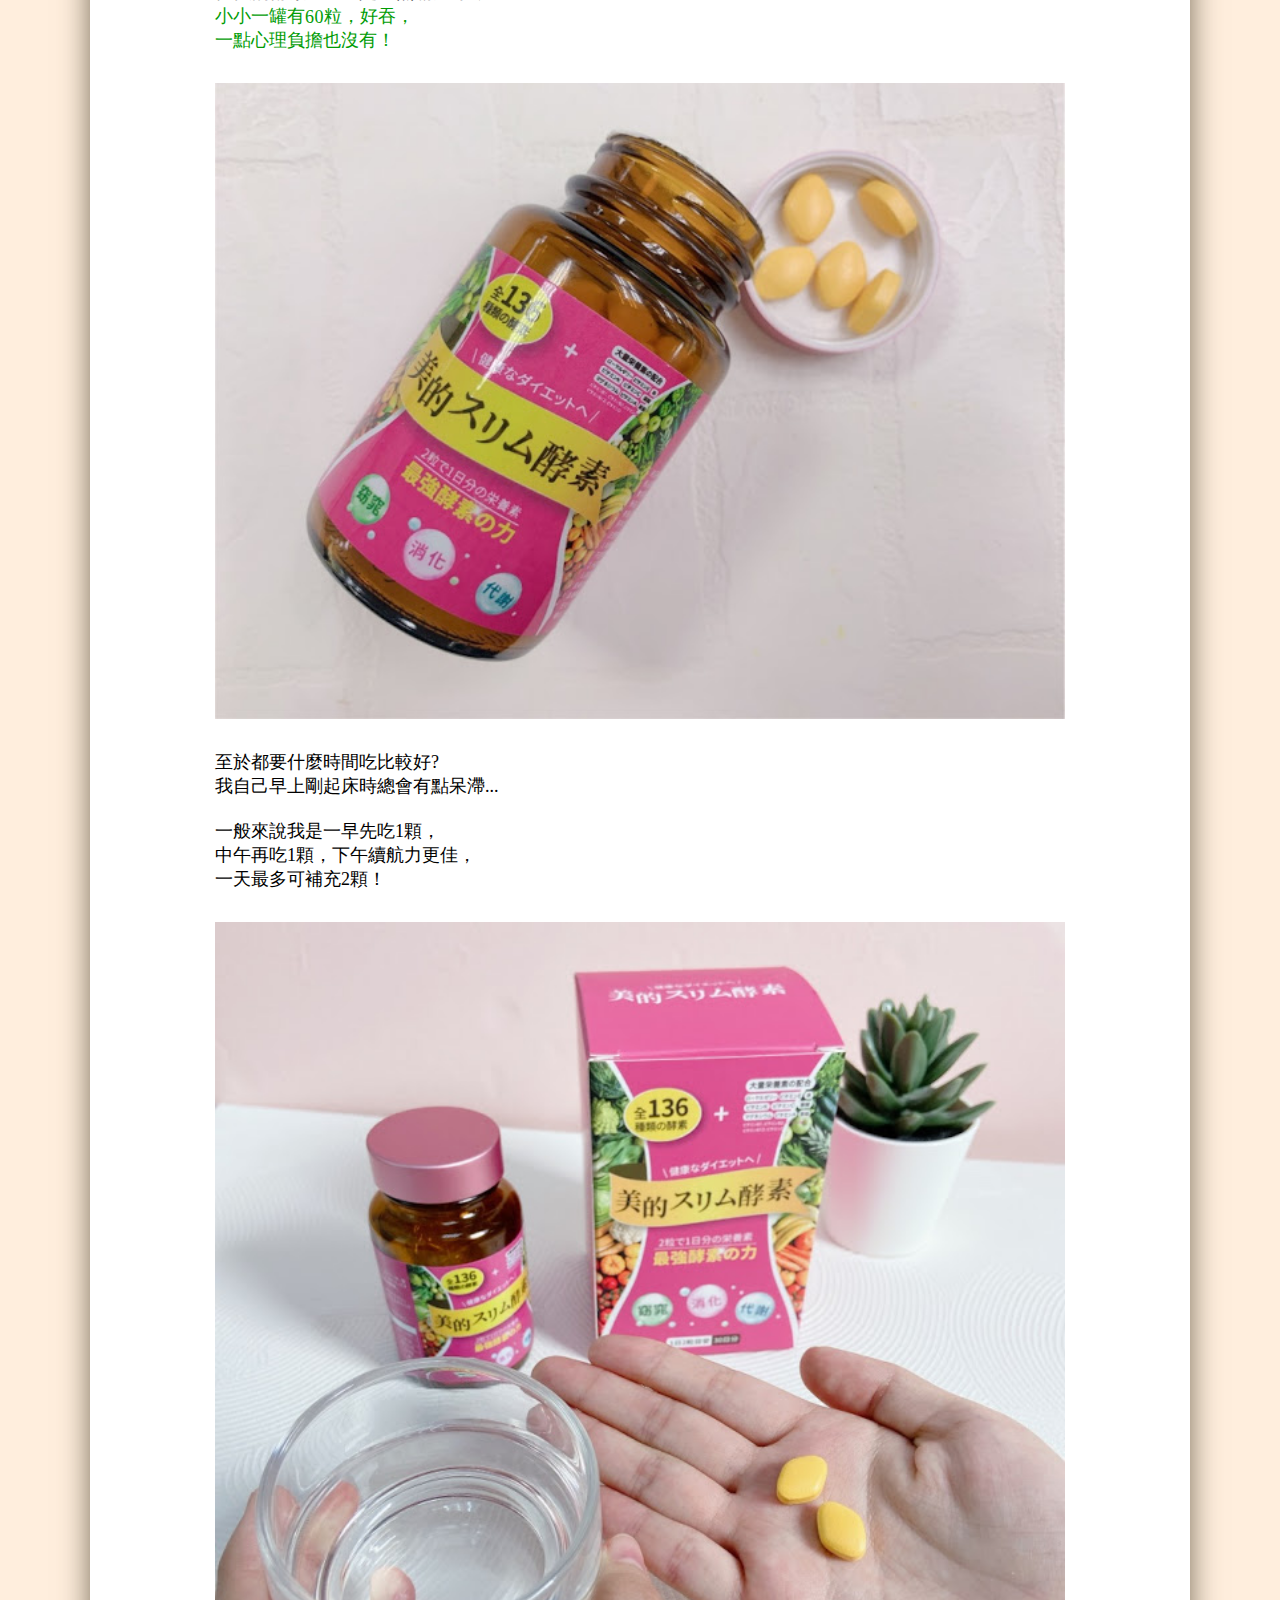
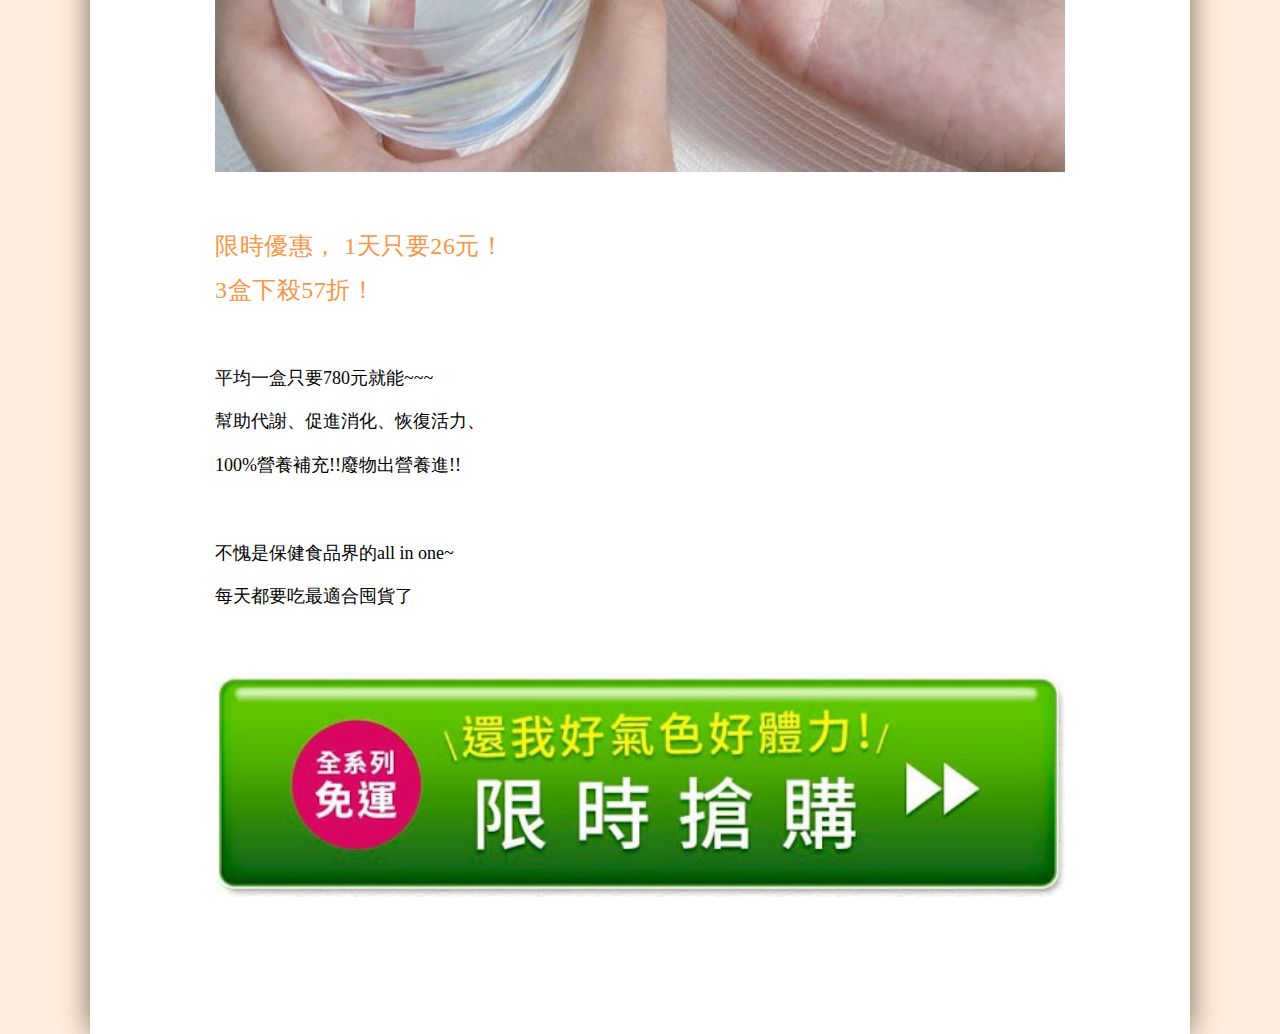
<file: beautyslim/index.html>
<html lang="“zh-TW”">
    <head>
        <meta charset="utf-8" />
        <title>只要2粒，補足100%每日營養！早中晚靠它就搞定！</title>
        <meta name="viewport" content="width=device-width, user-scalable=no, initial-scale=1, maximum-scale=1" />
        <meta name="format-detection" content="telephone=no" />
        <meta name="description" content="保健食品界的AII IN ONE「美的酵素136」，只要2粒，100%補充每日所需營養，改善早中晚的各種困擾！不再煩惱到底要吃哪罐！一瓶全搞定！早上擁有好氣色；中午酵素代謝，幫助消化；晚上補充體力，恢復好精神" />
        <meta
            name="keywords"
            content="美的酵素136,美的蒔立沐發酵錠,美的蒔立沐,美的スリム酵素,美的酵素,酵素,酵素代謝,瘦身,
            減肥,身材,窈窕,無負擔,活力,消化,體力,精神,營養,100%,只要2粒,日本,台灣,保健食品,136種酵素,維生素,礦物質,維他命,B群,蜂王乳,無添加,免運費"/>
        <link href="https://fonts.googleapis.com/css?family=Noto+Sans+TC:300,400,500,700&amp;display=swap" rel="stylesheet" />
        <link rel="stylesheet" href="assets/css/style.css" />
        <!-- Google Tag Manager -->
        <script>(function(w,d,s,l,i){w[l]=w[l]||[];w[l].push({'gtm.start':
                new Date().getTime(),event:'gtm.js'});var f=d.getElementsByTagName(s)[0],
            j=d.createElement(s),dl=l!='dataLayer'?'&l='+l:'';j.async=true;j.src=
            'https://www.googletagmanager.com/gtm.js?id='+i+dl;f.parentNode.insertBefore(j,f);
        })(window,document,'script','dataLayer','GTM-K3NJDB6');</script>
        <!-- End Google Tag Manager -->
    </head>
    <!-- Google Tag Manager (noscript) -->
    <noscript><iframe src="https://www.googletagmanager.com/ns.html?id=GTM-K3NJDB6"
                      height="0" width="0" style="display:none;visibility:hidden"></iframe></noscript>
    <!-- End Google Tag Manager (noscript) -->
    <body>
        <div id="CP">
            <div id="label">
                <p>窈窕百分百</p>
            </div>
            <div class="inner">
                <div class="title" id="pc_title">
                    只要2粒，補足100%每日營養！早中晚靠它就搞定！※合作體驗文
                </div>

                <div class="title" id="mb_title">
                    只要2粒，補足100%每日營養！早中晚靠它就搞定！※合作體驗文
                    <hr />
                </div>
                <div class="part" itemprop="description articleBody">
                    <p>
                        <span>
                            <span style="font-size: large;"><br /></span>
                        </span>
                    </p>
                    <p>
                        <span><span style="font-size: large;">前陣子剛看完《三十而已》，</span></span><span style="font-size: large;">對女主角很有共鳴，</span>
                    </p>
                    <p class="MsoNormal"><span style="font-size: large;">為夢想而辭去安穩的工作，</span><span style="font-size: large;">成為獨立的設計師，</span></p>

                    <p class="MsoNormal"><span style="font-size: large;">但我現在</span><span style="font-size: large;">常因超急件需求，搞得沒時間吃飯</span><span style="font-size: x-large;">，</span></p>

                    <p class="MsoNormal">
                        <span style="font-size: large;"><span>對自己的健康極度不安</span><span>...</span></span>
                    </p>
                    <p class="MsoNormal"></p>
                    <div class="separator" style="clear: both; text-align: left;">
                        <a target="_blank" rel="nofollow" href="https://beautyslim136.cros.tw/lp02/?pastr=img1">
                            <img
                                border="0"
                                data-original-height="564"
                                data-original-width="844"
                                height="428"
                                src="assets/images/1.jpg"
                                width="640"
                            />
                        </a>
                    </div>
                    <div class="separator" style="clear: both; text-align: left;"><br /></div>
                    <span style="font-size: large;">今天想來分享拯救我的秘密武器！</span>
                    <p></p>

                    <div style="border-bottom: solid windowtext 1.5pt; border: none; padding: 0cm 0cm 1pt;">
                        <p class="MsoNormal" style="border: none; mso-border-bottom-alt: solid windowtext 1.5pt; mso-padding-alt: 0cm 0cm 1pt 0cm; padding: 0cm;">
                            <b style="color: #444444; mso-bidi-font-weight: normal;"><span style="font-size: large;">就是它↓</span></b><b style="color: #444444; mso-bidi-font-weight: normal;"><span style="font-size: large;">↓</span></b>
                            <b style="color: #444444; mso-bidi-font-weight: normal;"><span style="font-size: large;">↓</span></b>
                        </p>
                    </div>

                    <p class="MsoNormal">
                        <span style="font-size: large;">
                            <b style="mso-bidi-font-weight: normal;">
                                <span style="color: #ff007b;">
                                    <u><a target="_blank" rel="nofollow" href="https://beautyslim136.cros.tw/lp02/?pastr=link1">美的酵素</a></u>
                                </span>
                            </b>
                            <b style="mso-bidi-font-weight: normal;">
                                <span lang="EN-US">
                                    <span style="color: #ff007b;">
                                        <u><a target="_blank" rel="nofollow" href="https://beautyslim136.cros.tw/lp02/?pastr=link2">136</a></u>
                                    </span>
                                    <span style="color: red;"><p></p></span>
                                </span>
                            </b>
                        </span>
                    </p>

                    <p class="MsoNormal">
                        <b style="mso-bidi-font-weight: normal;">
                            <span style="font-size: large;"><span style="color: #7030a0;">無論早上氣色差、中午消化不佳，還是晚上累癱，</span></span>
                        </b>
                    </p>
                    <p class="MsoNormal">
                        <b style="mso-bidi-font-weight: normal;">
                            <span style="font-size: large;"><span style="color: #7030a0;">針對各種不同煩惱，最適合補充！</span></span>
                        </b>
                    </p>
                    <p style="background: white; margin-bottom: 0.0001pt; margin: 0cm;">
                        <span style="font-size: large;"><br /></span>
                    </p>
                    <div class="separator" style="clear: both; text-align: left;">
                        <span style="font-size: large;">
                            <a target="_blank" rel="nofollow" href="https://beautyslim136.cros.tw/lp02/?pastr=img2">
                                <img
                                    border="0"
                                    data-original-height="1080"
                                    data-original-width="1080"
                                    height="640"
                                    src="assets/images/3-1_1080x1080.jpg"
                                    width="640"
                                />
                            </a>
                        </span>
                    </div>
                    <span style="font-size: large;">
                        <span style="background: white; color: #555555;"><br /></span>
                    </span>
                    <p></p>
                    <p
                        style="
                            background-attachment: initial;
                            background-clip: initial;
                            background-image: initial;
                            background-origin: initial;
                            background-position: initial;
                            background-repeat: initial;
                            background-size: initial;
                            margin-bottom: 0.0001pt;
                            margin: 0cm;
                        "
                    >
                        <span>
                            <b style="background-color: #ffe599;">
                                <span style="font-size: x-large;">
                                    <span
                                        style="
                                            background-attachment: initial;
                                            background-clip: initial;
                                            background-image: initial;
                                            background-origin: initial;
                                            background-position: initial;
                                            background-repeat: initial;
                                            background-size: initial;
                                            color: #555555;
                                        "
                                    >
                                        ★
                                    </span>
                                    <span
                                        style="
                                            background-attachment: initial;
                                            background-clip: initial;
                                            background-image: initial;
                                            background-origin: initial;
                                            background-position: initial;
                                            background-repeat: initial;
                                            background-size: initial;
                                            color: #555555;
                                        "
                                    >
                                        關於
                                    </span>
                                    <span style="color: #333333; letter-spacing: 0.4pt;">美的酵素</span>
                                </span>
                            </b>
                            <span lang="EN-US" style="color: #333333; letter-spacing: 0.4pt;">
                                <b style="background-color: #ffe599;"><span style="font-size: x-large;">136</span></b><span style="font-size: large;"><p style="background-color: white;"></p></span>
                            </span>
                        </span>
                    </p>

                    <p style="background: white; margin-bottom: 0.0001pt; margin: 0cm;">
                        <span style="font-size: large;">
                            <span style="color: #333333; letter-spacing: 0.4pt;"><br /></span>
                        </span>
                    </p>
                    <p style="background: white; margin-bottom: 0.0001pt; margin: 0cm;">
                        <span style="font-size: large;">
                            <span style="color: #333333; letter-spacing: 0.4pt;">日本x台灣共同開發，多種蔬果萃取</span><b style="mso-bidi-font-weight: normal;"><span lang="EN-US" style="color: #00b050; letter-spacing: 0.4pt;">136</span></b>
                            <b style="mso-bidi-font-weight: normal;"><span style="color: #00b050; letter-spacing: 0.4pt;">種酵素</span></b><span style="color: #333333; letter-spacing: 0.4pt;">，</span>
                            <span lang="EN-US" style="color: #333333; letter-spacing: 0.4pt;"><p></p></span>
                        </span>
                    </p>

                    <p style="background: white; margin-bottom: 0.0001pt; margin: 0cm;">
                        <span style="font-size: large;">
                            <span style="color: #333333; letter-spacing: 0.4pt;">含</span>
                            <span style="color: #00b050;">
                                <b style="mso-bidi-font-weight: normal;"><span style="letter-spacing: 0.4pt;">維生素</span></b>
                                <b style="mso-bidi-font-weight: normal;"><span lang="EN-US" style="letter-spacing: 0.4pt;">A、B、C、D、E、K</span></b>
                                <b style="mso-bidi-font-weight: normal;"><span style="letter-spacing: 0.4pt;">，</span></b>
                            </span>
                        </span>
                    </p>
                    <p style="background: white; margin-bottom: 0.0001pt; margin: 0cm;">
                        <span style="font-size: large;">
                            <span style="color: #00b050;">
                                <span style="mso-bidi-font-weight: normal;">
                                    <span style="letter-spacing: 0.4pt;"><span style="color: #333333; letter-spacing: 0.533333px;">以及</span><b>鐵、鎂、鋅</b></span>
                                </span>
                            </span>
                        </span>
                        <span style="color: #333333; font-size: large; letter-spacing: 0.4pt;">等礦物質，</span>
                    </p>

                    <p style="background: white; margin-bottom: 0.0001pt; margin: 0cm;">
                        <span style="font-size: large;">
                            <span style="color: #333333; letter-spacing: 0.4pt;">維持一天營養及能量的來源！！</span><span lang="EN-US" style="color: #333333; letter-spacing: 0.4pt;"><p></p></span>
                        </span>
                    </p>
                    <p style="background: white; margin-bottom: 0.0001pt; margin: 0cm;"><br /></p>
                    <p style="background: white; margin-bottom: 0.0001pt; margin: 0cm;">
                        <span style="color: #333333; font-size: large;"><span style="letter-spacing: 0.533333px;">重點是，補充每日所需要的</span></span>
                    </p>
                    <p style="background: white; margin-bottom: 0.0001pt; margin: 0cm;">
                        <span style="font-size: large;">
                            <span style="color: #ff007b; letter-spacing: 0.533333px;"><b>100%營養素！！！100%耶！</b></span>
                        </span>
                    </p>
                    <p style="background: white; margin-bottom: 0.0001pt; margin: 0cm;"><br /></p>
                    <p style="background: white; margin-bottom: 0.0001pt; margin: 0cm;">
                        <span lang="EN-US" style="color: #333333; letter-spacing: 0.4pt;">
                            <p><span style="font-size: large;"></span></p>
                        </span>
                    </p>
                    <div class="separator" style="clear: both; text-align: left;">
                        <span lang="EN-US" style="color: #333333; letter-spacing: 0.4pt;">
                            <span style="font-size: large;">
                                <a target="_blank" rel="nofollow" href="https://beautyslim136.cros.tw/lp02/?pastr=img3">
                                    <img
                                        border="0"
                                        data-original-height="725"
                                        data-original-width="683"
                                        height="640"
                                        src="assets/images/12.jpg"
                                        width="602"
                                    />
                                </a>
                            </span>
                        </span>
                    </div>
                    <span lang="EN-US" style="color: #333333; letter-spacing: 0.4pt;">
                        <span style="font-size: large;"><br /></span>
                    </span>
                    <p></p>
                    <p style="background: white; margin-bottom: 0.0001pt; margin: 0cm;">
                        <span lang="EN-US" style="color: #333333; letter-spacing: 0.4pt;">
                            <p>
                                <span>
                                    <b style="color: black; letter-spacing: normal; mso-bidi-font-weight: normal;">
                                        <span><span style="color: #7030a0; font-size: x-large;">早上起床靠它：</span></span>
                                    </b>
                                </span>
                            </p>
                        </span>
                    </p>
                    <p style="background: white; margin-bottom: 0.0001pt; margin: 0cm;">
                        <span lang="EN-US" style="color: #333333; letter-spacing: 0.4pt;">
                            <p>
                                <span>
                                    <b style="color: black; letter-spacing: normal; mso-bidi-font-weight: normal;">
                                        <span><span style="color: #7030a0; font-size: x-large;">100%補充營養，擁有好氣色</span></span>
                                    </b>
                                </span>
                            </p>
                        </span>
                    </p>

                    <p style="background: white; margin-bottom: 0.0001pt; margin: 0cm;">
                        <span style="font-size: large;">
                            <span style="color: #333333; letter-spacing: 0.4pt;"><br /></span>
                        </span>
                    </p>
                    <p style="background: white; margin-bottom: 0.0001pt; margin: 0cm;">
                        <span style="font-size: large;">
                            <span style="color: #333333; letter-spacing: 0.4pt;">我常常有喝咖啡就謝天謝地了，</span><span lang="EN-US" style="color: #333333; letter-spacing: 0.4pt;"><p></p></span>
                        </span>
                    </p>

                    <p style="background: white; margin-bottom: 0.0001pt; margin: 0cm;">
                        <span style="font-size: large;">
                            <span style="color: #333333; letter-spacing: 0.4pt;">要攝取一天的營養根本天方夜譚...</span><span lang="EN-US" style="color: #333333; letter-spacing: 0.4pt;"><p></p></span>
                        </span>
                    </p>

                    <p style="background: white; margin-bottom: 0.0001pt; margin: 0cm;">
                        <span style="font-size: large;"><span style="color: #333333; letter-spacing: 0.4pt;">所以可以補充100%營養素，</span></span>
                    </p>
                    <p style="background: white; margin-bottom: 0.0001pt; margin: 0cm;">
                        <span style="font-size: large;"><span style="color: #333333; letter-spacing: 0.4pt;">對飲食習慣不良的我來說真的很安心！</span></span>
                    </p>
                    <p style="background: white; margin-bottom: 0.0001pt; margin: 0cm;">
                        <span style="font-size: large;">
                            <span style="color: #333333; letter-spacing: 0.4pt;"><br /></span>
                        </span>
                    </p>
                    <p style="background: white; margin-bottom: 0.0001pt; margin: 0cm;">
                        <span style="color: #ff0084;">
                            <span style="font-size: large;"><span style="letter-spacing: 0.4pt;">而且還添加【蜂王乳】成分</span></span><span style="font-size: x-large; letter-spacing: 0.4pt;">，</span>
                        </span>
                    </p>
                    <p style="background: white; margin-bottom: 0.0001pt; margin: 0cm;">
                        <span style="font-size: large;"><span style="color: #333333; letter-spacing: 0.4pt;"></span></span>
                    </p>
                    <p style="background: white; margin-bottom: 0.0001pt; margin: 0cm;">
                        <span style="font-size: large;"><span style="color: #ff0084; letter-spacing: 0.4pt;">幫助養顏美容，擁有好氣色！</span></span>
                    </p>
                    <p style="background: white; margin-bottom: 0.0001pt; margin: 0cm;">
                        <span style="font-size: large;">
                            <span style="color: #ff0084; letter-spacing: 0.4pt;"><br /></span>
                        </span>
                    </p>
                    <p style="background: white; margin-bottom: 0.0001pt; margin: 0cm;"><span style="font-size: large;"></span></p>
                    <div class="separator" style="clear: both; text-align: left;">
                        <span style="font-size: large;">
                            <a target="_blank" rel="nofollow" href="https://beautyslim136.cros.tw/lp02/?pastr=img4">
                                <img
                                    border="0"
                                    data-original-height="561"
                                    data-original-width="843"
                                    height="426"
                                    src="assets/images/1.1.jpg"
                                    width="640"
                                />
                            </a>
                        </span>
                    </div>
                    <p style="background: white; margin-bottom: 0.0001pt; margin: 0cm;"><br /></p>
                    <p style="background: white; margin-bottom: 0.0001pt; margin: 0cm;">
                        <span lang="EN-US" style="color: #333333; letter-spacing: 0.4pt;">
                            <p>
                                <span>
                                    <b style="color: black; letter-spacing: normal; mso-bidi-font-weight: normal;">
                                        <span>
                                            <span style="color: #7030a0; font-size: x-large;">
                                                <b style="background-color: transparent; mso-bidi-font-weight: normal;">
                                                    <span><span style="color: #7030a0;">中午外食後靠它</span></span>
                                                </b>
                                                ：
                                            </span>
                                        </span>
                                    </b>
                                </span>
                            </p>
                        </span>
                    </p>
                    <p style="background: white; margin-bottom: 0.0001pt; margin: 0cm;">
                        <span><span style="color: #333333; font-size: x-large; letter-spacing: 0.4pt;"></span></span>
                    </p>
                    <p style="background: white; margin-bottom: 0.0001pt; margin: 0cm;">
                        <span lang="EN-US" style="color: #333333; letter-spacing: 0.4pt;">
                            <p>
                                <span>
                                    <b style="color: black; letter-spacing: normal; mso-bidi-font-weight: normal;">
                                        <span>
                                            <span style="color: #7030a0;">
                                                <b style="background-color: transparent; mso-bidi-font-weight: normal;">
                                                    <span><span style="color: #7030a0; font-size: x-large;">136種酵素代謝，幫助消化</span></span>
                                                </b>
                                            </span>
                                        </span>
                                    </b>
                                </span>
                            </p>
                        </span>
                    </p>
                    <p style="background: white; margin-bottom: 0.0001pt; margin: 0cm;">
                        <span lang="EN-US" style="color: #333333; letter-spacing: 0.4pt;">
                            <p>
                                <span style="font-size: large;">
                                    <b style="color: black; font-size: medium; letter-spacing: normal; mso-bidi-font-weight: normal;">
                                        <span style="font-size: large;">
                                            <span style="color: #7030a0;">
                                                <b style="background-color: transparent; mso-bidi-font-weight: normal;">
                                                    <span style="font-size: large;">
                                                        <span style="color: #7030a0;"><br /></span>
                                                    </span>
                                                </b>
                                            </span>
                                        </span>
                                    </b>
                                </span>
                            </p>
                        </span>
                    </p>
                    <p style="background: white; margin-bottom: 0.0001pt; margin: 0cm;">
                        <span style="color: #333333; font-size: large; letter-spacing: 0.533333px;">出社會之後幾乎都外食，</span><span style="color: #333333; font-size: large; letter-spacing: 0.533333px;">加上回家很晚，</span>
                    </p>
                    <p style="background: white; margin-bottom: 0.0001pt; margin: 0cm;"><span style="color: #333333; font-size: large; letter-spacing: 0.533333px;">沒有時間也沒有力氣做便當，</span></p>
                    <p style="background: white; margin-bottom: 0.0001pt; margin: 0cm;">
                        <span style="color: #333333; font-size: large;"><span style="letter-spacing: 0.533333px;">吃完中餐又坐著繼續工作，</span></span>
                    </p>
                    <p style="background: white; margin-bottom: 0.0001pt; margin: 0cm;">
                        <span style="color: #333333; font-size: large;"><span style="letter-spacing: 0.533333px;">結果就是常常不舒服，覺得消化不好。</span></span>
                    </p>
                    <p style="background: white; margin-bottom: 0.0001pt; margin: 0cm;">
                        <span style="color: #333333; font-size: large;">
                            <span style="letter-spacing: 0.533333px;"><br /></span>
                        </span>
                    </p>
                    <p style="background: white; margin-bottom: 0.0001pt; margin: 0cm;">
                        <span style="color: #333333; font-size: large;">
                            <span style="letter-spacing: 0.533333px;">
                                現在午餐後吃<u><a target="_blank" rel="nofollow" href="https://beautyslim136.cros.tw/lp02/?pastr=link3">「美的酵素136」</a></u>，
                            </span>
                        </span>
                    </p>
                    <p style="background: white; margin-bottom: 0.0001pt; margin: 0cm;">
                        <span style="font-size: large;">
                            <span style="color: #00930f; letter-spacing: 0.533333px;"><b>代謝真的差很多，幫助消化，不適感也改善！</b></span>
                        </span>
                    </p>
                    <div class="separator" style="clear: both; text-align: left;"><br /></div>
                    <div class="separator" style="clear: both; text-align: left;">
                        <b style="mso-bidi-font-weight: normal;">
                            <div class="separator" style="clear: both; text-align: left;">
                                <a target="_blank" rel="nofollow" href="https://beautyslim136.cros.tw/lp02/?pastr=img5">
                                    <img
                                        border="0"
                                        data-original-height="628"
                                        data-original-width="1200"
                                        height="334"
                                        src="assets/images/2.jpg"
                                        width="640"
                                    />
                                </a>
                            </div>
                        </b>
                    </div>
                    <p style="background: white;"><br /></p>

                    <p style="background: white; margin-bottom: 0.0001pt; margin: 0cm;">
                        <span lang="EN-US" style="color: #333333; letter-spacing: 0.4pt;">
                            <p>
                                <span>
                                    <b style="color: black; letter-spacing: normal; mso-bidi-font-weight: normal;">
                                        <span>
                                            <span style="color: #7030a0; font-size: x-large;">
                                                <b style="background-color: transparent; mso-bidi-font-weight: normal;">
                                                    <span><span style="color: #7030a0;">晚上累癱靠它</span></span>
                                                </b>
                                                ：
                                            </span>
                                        </span>
                                    </b>
                                </span>
                            </p>
                        </span>
                    </p>
                    <p style="background: white; margin-bottom: 0.0001pt; margin: 0cm;">
                        <span><span style="color: #333333; font-size: x-large; letter-spacing: 0.4pt;"></span></span>
                    </p>
                    <p style="background: white; margin-bottom: 0.0001pt; margin: 0cm;">
                        <b style="mso-bidi-font-weight: normal;">
                            <span><span style="color: #7030a0; font-size: x-large;">補充體力，恢復好精神</span></span>
                        </b>
                    </p>
                    <p style="background: white; margin-bottom: 0.0001pt; margin: 0cm;">
                        <span style="font-size: large;">
                            <span style="color: #333333; letter-spacing: 0.4pt;"><br /></span>
                        </span>
                    </p>
                    <p style="background: white; margin-bottom: 0.0001pt; margin: 0cm;">
                        <span style="font-size: large;"><span style="color: #333333; letter-spacing: 0.4pt;">每天工作忙一整天，又常加班很晚，</span></span>
                    </p>
                    <p style="background: white; margin-bottom: 0.0001pt; margin: 0cm;">
                        <span style="font-size: large;"><span style="color: #333333; letter-spacing: 0.4pt;">下班時累到連站著都能睡的狀態...</span></span>
                    </p>
                    <p style="background: white; margin-bottom: 0.0001pt; margin: 0cm;">
                        <span style="font-size: large;">
                            <span style="color: #333333; letter-spacing: 0.4pt;"><span style="color: #333333; letter-spacing: 0.4pt;">但現在上班下班都是一條活龍，</span></span>
                        </span>
                    </p>
                    <p style="background: white; margin-bottom: 0.0001pt; margin: 0cm;">
                        <span style="color: #333333; font-size: large; letter-spacing: 0.4pt;">最近神采飛揚還被客戶以為談戀愛了</span><span style="color: #333333; font-size: x-large; letter-spacing: 0.4pt;">~</span>
                    </p>
                    <p style="background: white; margin-bottom: 0.0001pt; margin: 0cm;">
                        <span style="color: #333333; font-size: x-large; letter-spacing: 0.4pt;"><br /></span>
                    </p>
                    <p style="background: white; margin-bottom: 0.0001pt; margin: 0cm;"></p>
                    <div class="separator" style="clear: both; text-align: left;">
                        <a target="_blank" rel="nofollow" href="https://beautyslim136.cros.tw/lp02/?pastr=img6">
                            <img
                                border="0"
                                data-original-height="722"
                                data-original-width="1058"
                                height="436"
                                src="assets/images/7.jpg"
                                width="640"
                            />
                        </a>
                    </div>
                    <span style="color: #333333; font-size: x-large; letter-spacing: 0.4pt;"><br /></span>
                    <p></p>
                    <p style="background: white; margin-bottom: 0.0001pt; margin: 0cm;">
                        <span style="color: #333333; font-size: x-large; letter-spacing: 0.4pt;">
                            <b style="color: black; letter-spacing: normal; mso-bidi-font-weight: normal;"><span style="color: #f79646; letter-spacing: 0.4pt;">每天只要2粒，</span></b>
                        </span>
                    </p>
                    <p style="background: white; margin-bottom: 0.0001pt; margin: 0cm;">
                        <span style="color: #333333; font-size: x-large; letter-spacing: 0.4pt;">
                            <b style="color: black; letter-spacing: normal; mso-bidi-font-weight: normal;"><span style="color: #f79646; letter-spacing: 0.4pt;">不用再吃一堆營養食品！</span></b>
                        </span>
                    </p>
                    <p style="background: white; margin-bottom: 0.0001pt; margin: 0cm;">
                        <span style="color: #333333; font-size: x-large; letter-spacing: 0.4pt;"><br /></span>
                    </p>
                    <p style="background: white; margin-bottom: 0.0001pt; margin: 0cm;">
                        <span style="font-size: large;"><span style="color: #333333; letter-spacing: 0.4pt;">除了100%補充每天需要的營養外，</span></span>
                    </p>
                    <p style="background: white; margin-bottom: 0.0001pt; margin: 0cm;">
                        <span style="font-size: large;">
                            <span style="color: #333333; letter-spacing: 0.4pt;">
                                每天吃2粒<u><a target="_blank" rel="nofollow" href="https://beautyslim136.cros.tw/lp02/?pastr=link4">「美的酵素136」</a></u>，
                            </span>
                        </span>
                    </p>
                    <p style="background: white; margin-bottom: 0.0001pt; margin: 0cm;">
                        <span style="font-size: large;">
                            <span style="color: #333333; letter-spacing: 0.4pt;">補充的</span><span style="color: #009a2c; letter-spacing: 0.4pt;"><b>維生素B1，相當於19份柳橙、33份花椰菜！</b></span>
                        </span>
                    </p>
                    <p style="background: white; margin-bottom: 0.0001pt; margin: 0cm;">
                        <span style="font-size: large;">
                            <span style="color: #009a2c; letter-spacing: 0.4pt;"><b>維生素C含量，等於吃下8份菠菜，20份富士蘋果！</b></span>
                        </span>
                    </p>
                    <p style="background: white; margin-bottom: 0.0001pt; margin: 0cm;">
                        <span>
                            <span style="color: #333333; letter-spacing: 0.4pt;"><br /></span>
                        </span>
                    </p>
                    <p style="background: white; margin-bottom: 0.0001pt; margin: 0cm;">
                        <span><span style="color: #666666; letter-spacing: 0.4pt;">※每份100g的前提</span></span>
                    </p>
                    <div class="separator" style="clear: both; text-align: center;">
                        <div class="separator" style="clear: both; color: black; text-align: left;">
                            <span style="font-size: large;"><br /></span>
                        </div>
                        <div class="separator" style="clear: both; color: black; text-align: left;">
                            <div class="separator" style="clear: both; text-align: left;">
                                <a target="_blank" rel="nofollow" href="https://beautyslim136.cros.tw/lp02/?pastr=img7">
                                    <img
                                        border="0"
                                        data-original-height="706"
                                        data-original-width="790"
                                        height="573"
                                        src="assets/images/B1.jpg"
                                        width="640"
                                    />
                                </a>
                            </div>
                            <span style="font-size: large;"><br /></span>
                        </div>
                        <p style="background: white; margin-bottom: 0.0001pt; margin: 0cm; text-align: left;">
                            <span style="font-size: large;">
                                <span style="color: #333333; letter-spacing: 0.4pt;">
                                    <span style="color: #333333; letter-spacing: 0.4pt;">而且以前吃保健食品一大心理障礙</span><span lang="EN-US" style="color: #333333; letter-spacing: 0.4pt;">...</span>
                                </span>
                            </span>
                        </p>
                        <p style="background: white; margin-bottom: 0.0001pt; margin: 0cm; text-align: left;"><span style="color: #333333; font-size: x-large; letter-spacing: 0.4pt;"></span></p>
                        <p style="background: white; margin-bottom: 0.0001pt; margin: 0cm; text-align: left;">
                            <span style="color: #333333; font-size: large; letter-spacing: 0.4pt;"><span style="font-size: large; letter-spacing: 0.533333px;">就是都超大一顆的！尤其是B群，</span></span>
                        </p>
                        <div class="separator" style="clear: both; color: black; text-align: left;">
                            <span style="font-size: large;">
                                <span style="color: #333333; letter-spacing: 0.4pt;">但美的酵素</span><span lang="EN-US" style="color: #333333; letter-spacing: 0.4pt;">136</span>
                                <span style="color: #333333; letter-spacing: 0.4pt;">不是巨無霸尺寸，</span>
                            </span>
                        </div>
                        <div class="separator" style="clear: both; text-align: left;">
                            <span style="color: #009c05;">
                                <b>
                                    <span style="font-size: large;">小小一罐有<span style="letter-spacing: 0.533333px;">60</span>粒，</span><span style="font-size: large;">好吞，</span>
                                </b>
                            </span>
                        </div>
                        <div class="separator" style="clear: both; text-align: left;">
                            <span style="color: #009c05; font-size: large;"><b>一點心理負擔也沒有！</b></span>
                        </div>
                        <div class="separator" style="clear: both; color: black; text-align: left;">
                            <span style="font-size: large;"><br /></span>
                        </div>
                        <div class="separator" style="clear: both; color: black; text-align: left;">
                            <a target="_blank" rel="nofollow" href="https://beautyslim136.cros.tw/lp02/?pastr=img8" style="clear: left; margin-bottom: 1em; margin-right: 1em;">
                                <img
                                    border="0"
                                    data-original-height="643"
                                    data-original-width="859"
                                    height="480"
                                    src="assets/images/08.jpg"
                                    width="640"
                                />
                            </a>
                        </div>
                        <div class="separator" style="clear: both; color: black; text-align: left;">
                            <span style="font-size: large;"><br /></span>
                        </div>
                    </div>
                    <div class="separator" style="clear: both; text-align: left;">
                        <div class="separator" style="clear: both;">
                            <div class="separator" style="clear: both;"><span style="font-size: large;">至於都要什麼時間吃比較好?</span></div>
                            <div class="separator" style="clear: both;"><span style="font-size: large;">我自己早上剛起床時總會有點呆滯...</span></div>
                            <div class="separator" style="clear: both;">
                                <span style="font-size: large;"><br /></span>
                            </div>
                            <div class="separator" style="clear: both;"><span style="font-size: large;">一般來說我是一早先吃1顆，</span></div>
                        </div>
                        <div class="separator" style="clear: both;"><span style="font-size: large;">中午再吃1顆，下午續航力更佳，</span></div>
                        <div class="separator" style="clear: both;"><span style="font-size: large;">一天最多可補充2顆！</span></div>
                        <div class="separator" style="clear: both;">
                            <span style="font-size: large;"><br /></span>
                        </div>
                    </div>
                    <p style="background: white; margin-bottom: 0.0001pt; margin: 0cm;">
                        <a target="_blank" rel="nofollow" href="https://beautyslim136.cros.tw/lp02/?pastr=img9" style="background-color: transparent; clear: left; display: inline; margin-bottom: 1em; margin-right: 1em; text-align: center;">
                            <img
                                border="0"
                                data-original-height="849"
                                data-original-width="849"
                                height="640"
                                src="assets/images/12.1.jpg"
                                width="640"
                            />
                        </a>
                    </p>
                    <p style="background: white; margin-bottom: 0.0001pt; margin: 0cm;"><br /></p>
                    <p style="background: white; margin-bottom: 0.0001pt; margin: 0cm;">
                        <span style="color: #333333; font-size: x-large; letter-spacing: 0.4pt;">
                            <b style="color: black; letter-spacing: normal; mso-bidi-font-weight: normal;"><span style="color: #f79646; letter-spacing: 0.4pt;">限時優惠，</span></b>
                        </span>
                        <b style="font-size: x-large; mso-bidi-font-weight: normal;"><span style="color: #f79646; letter-spacing: 0.4pt;">1天只要26元！</span></b>
                    </p>
                    <p style="background: white; margin-bottom: 0.0001pt; margin: 0cm;">
                        <span style="font-size: large;">
                            <b style="font-size: x-large; mso-bidi-font-weight: normal;"><span style="color: #f79646; letter-spacing: 0.4pt;">3盒下殺57折！</span></b>
                        </span>
                    </p>
                    <p style="background: white; margin-bottom: 0.0001pt; margin: 0cm;">
                        <span style="font-size: large;"><br /></span>
                    </p>
                    <p style="background: white; margin-bottom: 0.0001pt; margin: 0cm;"><span style="font-size: large;">平均一盒只要780元就能~~~</span></p>
                    <p style="background: white; margin-bottom: 0.0001pt; margin: 0cm;"><span style="font-size: large;">幫助代謝、促進消化、恢復活力、</span></p>
                    <p style="background: white; margin-bottom: 0.0001pt; margin: 0cm;"><span style="font-size: large;">100%營養補充!!廢物出營養進!!</span></p>
                    <p style="background: white; margin-bottom: 0.0001pt; margin: 0cm;">
                        <span style="font-size: large;"><br /></span>
                    </p>
                    <p style="background: white; margin-bottom: 0.0001pt; margin: 0cm;"><span style="font-size: large;">不愧是保健食品界的all in one~</span></p>
                    <p style="background: white; margin-bottom: 0.0001pt; margin: 0cm;"><span style="font-size: large;">每天都要吃最適合囤貨了</span></p>
                    <p style="background: white; margin-bottom: 0.0001pt; margin: 0cm;">
                        <span>
                            <span style="color: #333333; font-size: large; letter-spacing: 0.533333px;"> <br /></span>
                        </span>
                    </p>
                    <div class="separator" style="clear: both; text-align: left;">
                        <a target="_blank" rel="nofollow" href="https://beautyslim136.cros.tw/lp02/?pastr=buy">
                            <img
                                border="0"
                                data-original-height="215"
                                data-original-width="815"
                                height="168"
                                src="assets/images/btn.jpg"
                                width="640"
                            />
                        </a>
                    </div>
                    <p style="background: white; margin-bottom: 22.5pt; margin-left: 0cm; margin-right: 0cm; margin-top: 0cm; margin: 0cm 0cm 22.5pt;"><br /></p>
                    <div style="clear: both;"></div>
                    <script src="https://googleads.g.doubleclick.net/pagead/viewthroughconversion/481517093/?random=1612588381059&amp;cv=9&amp;fst=1612588381059&amp;num=1&amp;bg=ffffff&amp;guid=ON&amp;resp=GooglemKTybQhCsO&amp;eid=376635471&amp;u_h=864&amp;u_w=1536&amp;u_ah=824&amp;u_aw=1536&amp;u_cd=24&amp;u_his=2&amp;u_tz=420&amp;u_java=false&amp;u_nplug=3&amp;u_nmime=4&amp;gtm=2oa1r0&amp;sendb=1&amp;ig=1&amp;data=event%3Dgtag.config&amp;frm=0&amp;url=https%3A%2F%2Fbeautyslim136.blogspot.com%2F2021%2F01%2F2100.html&amp;ref=https%3A%2F%2Fbeautyslim136.blogspot.com%2F%3Futm_source%3D%26utm_medium%3D%26utm_campaign%3D%26utm_content%3D&amp;tiba=%E7%AA%88%E7%AA%95%E7%99%BE%E5%88%86%E7%99%BE%E3%83%BBBeauty100%25%3A%20%E5%8F%AA%E8%A6%812%E7%B2%92%EF%BC%8C%E8%A3%9C%E8%B6%B3100%25%E6%AF%8F%E6%97%A5%E7%87%9F%E9%A4%8A%EF%BC%81%E6%97%A9%E4%B8%AD%E6%99%9A%E9%9D%A0%E5%AE%83%E5%B0%B1%E6%90%9E%E5%AE%9A&amp;hn=www.googleadservices.com&amp;async=1&amp;rfmt=3&amp;fmt=4"></script>
                </div>
            </div>
        </div>
    </body>
</html>
</file>
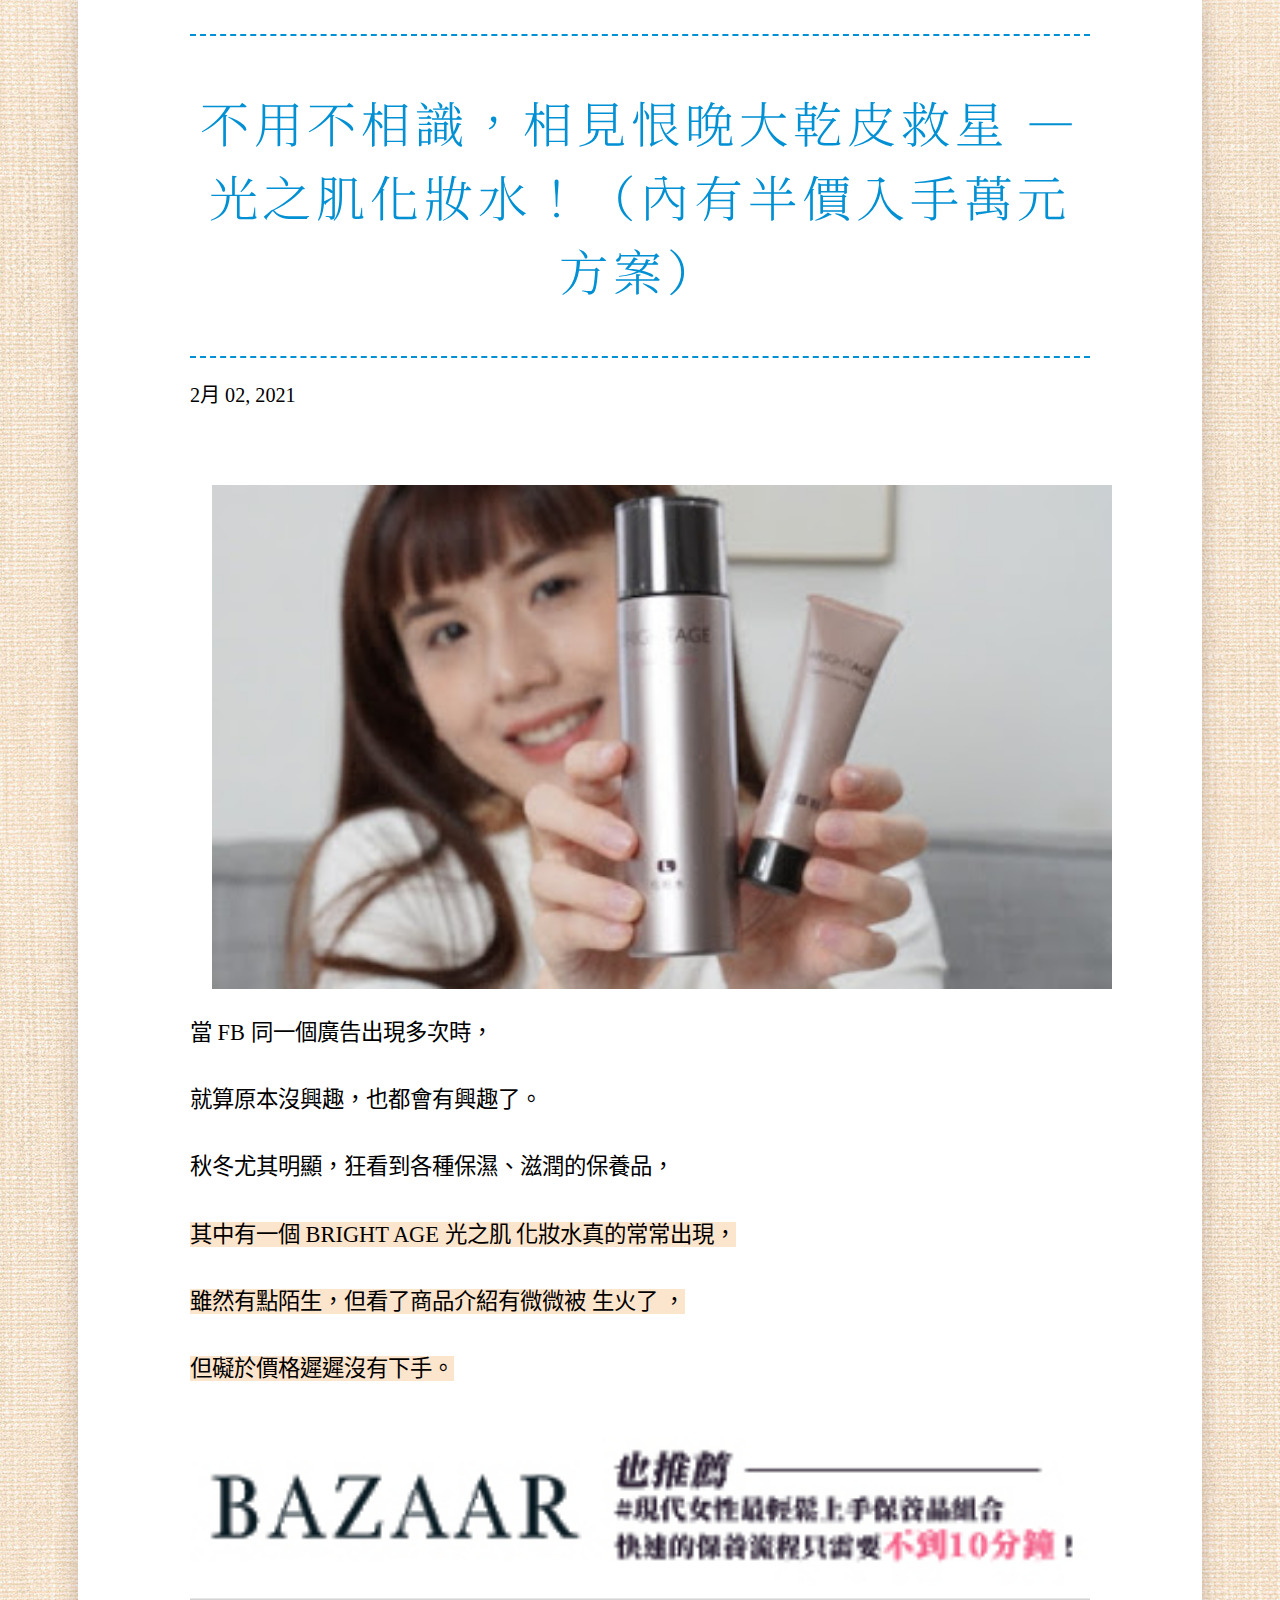
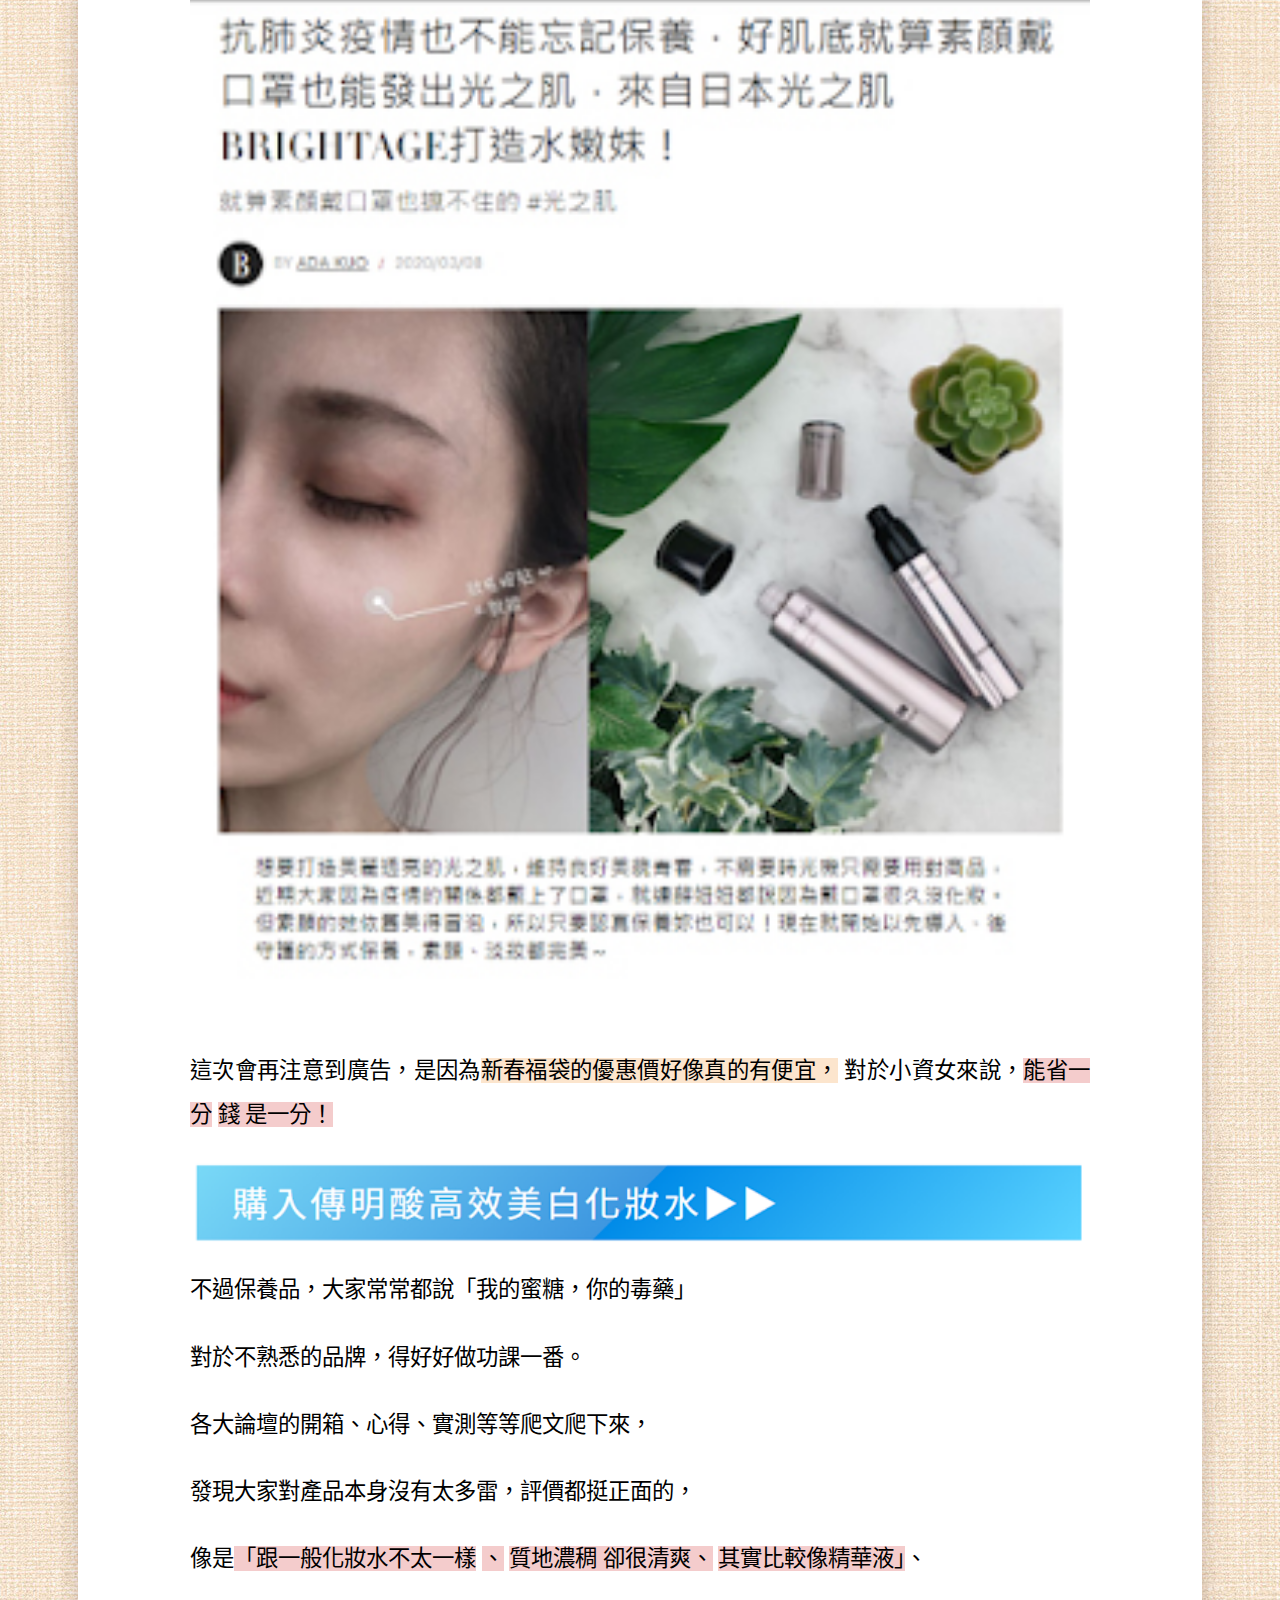
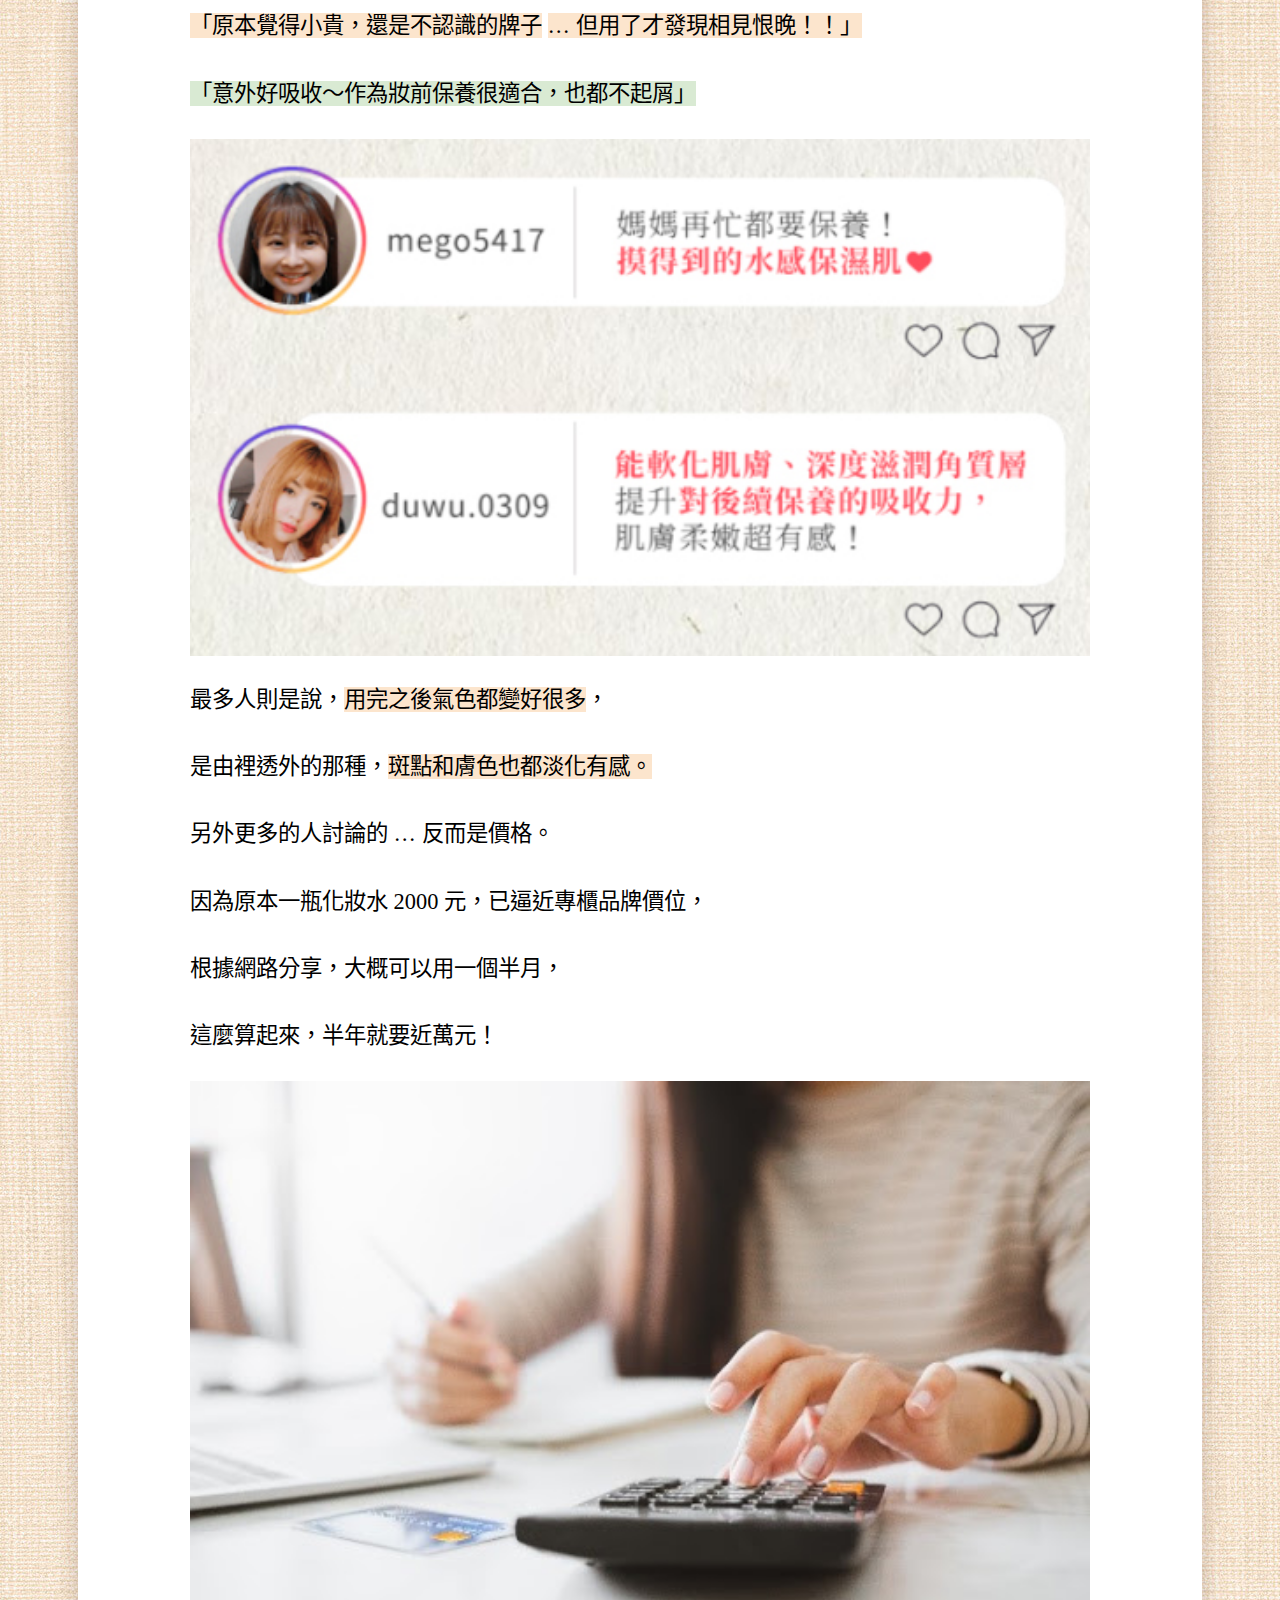
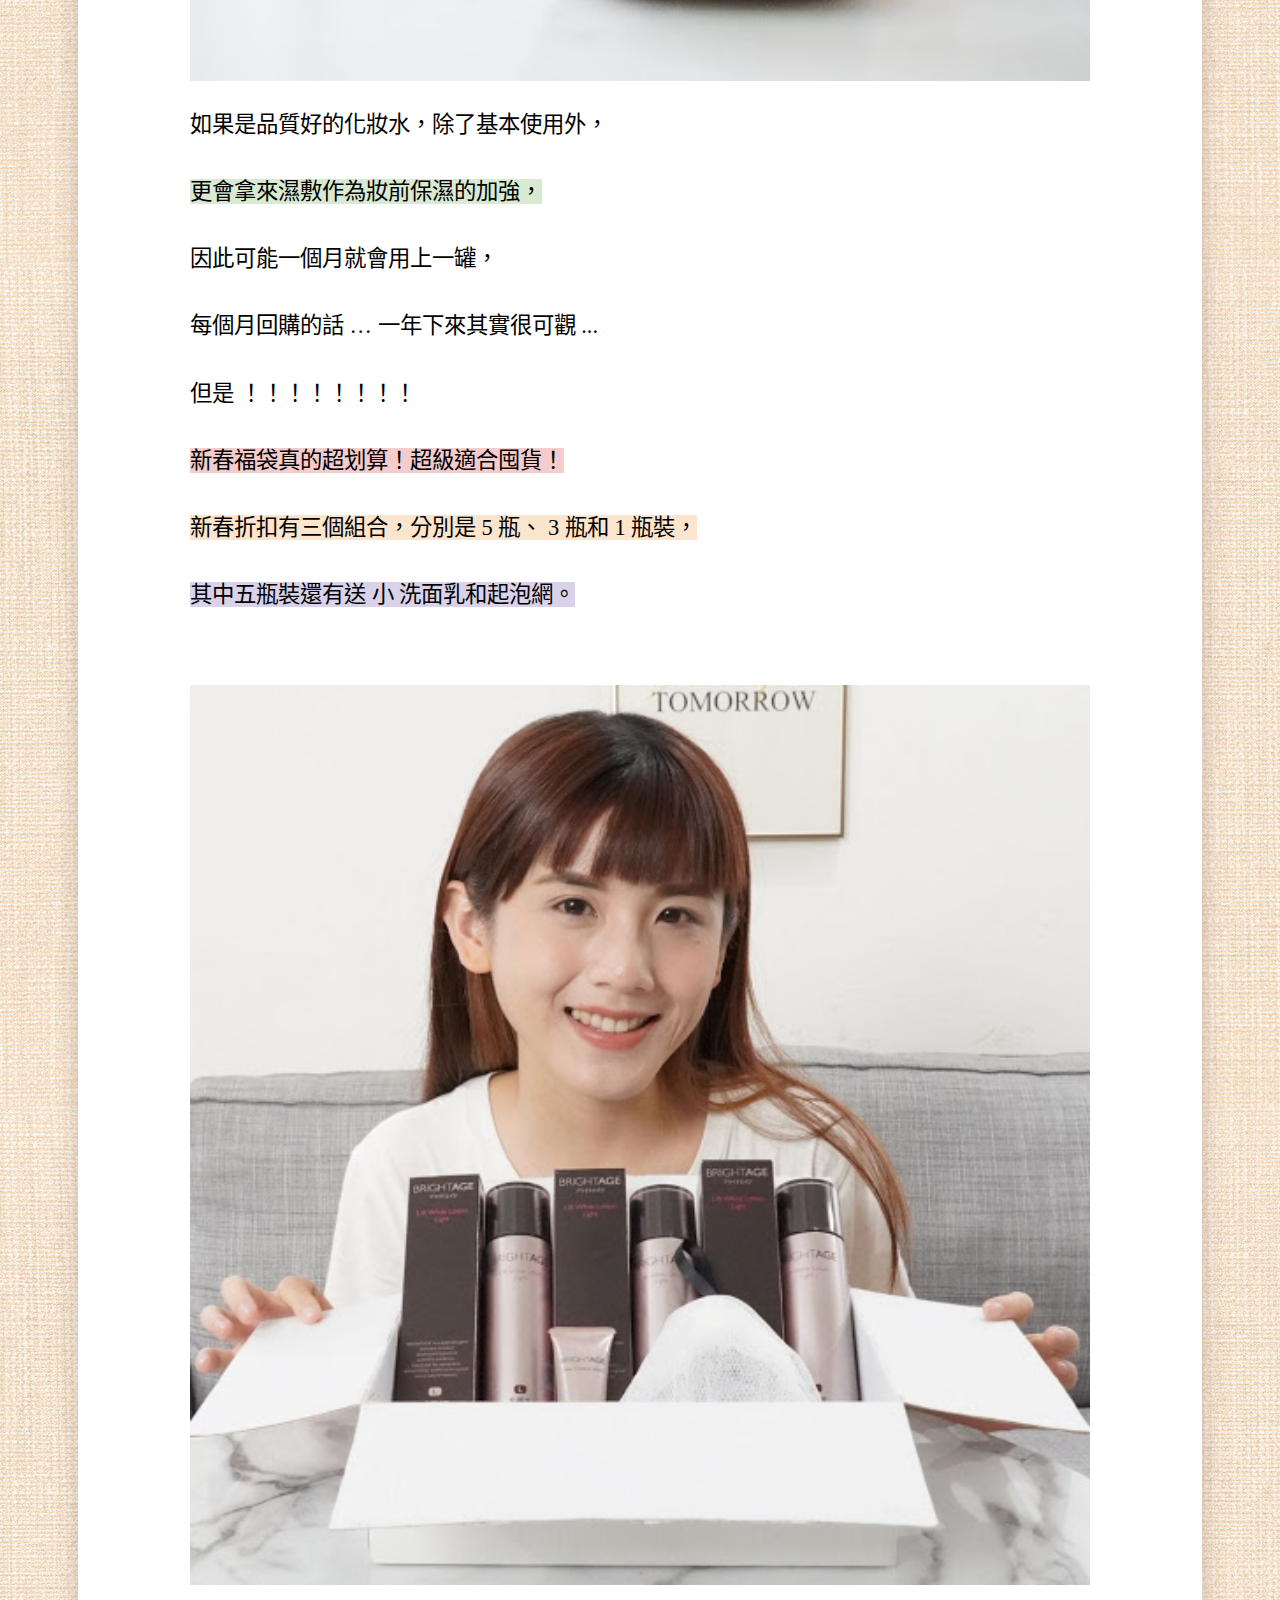
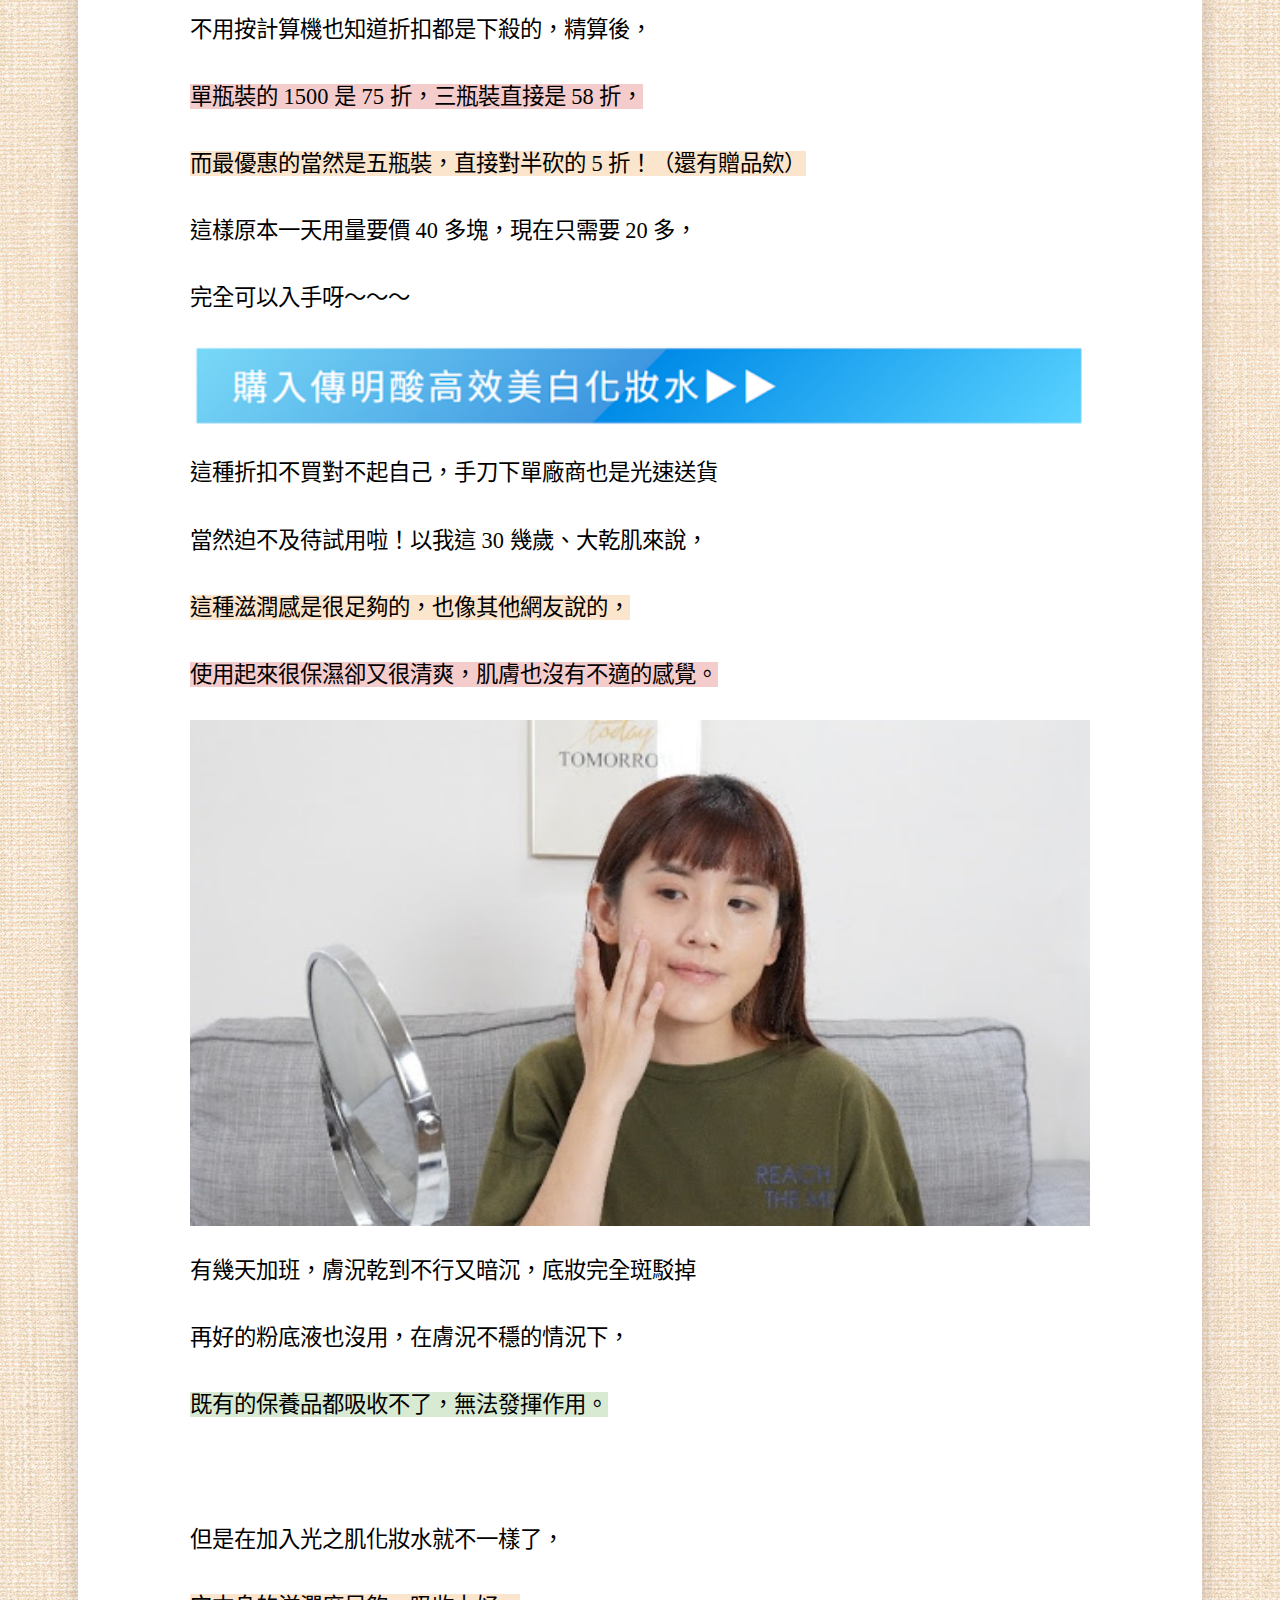
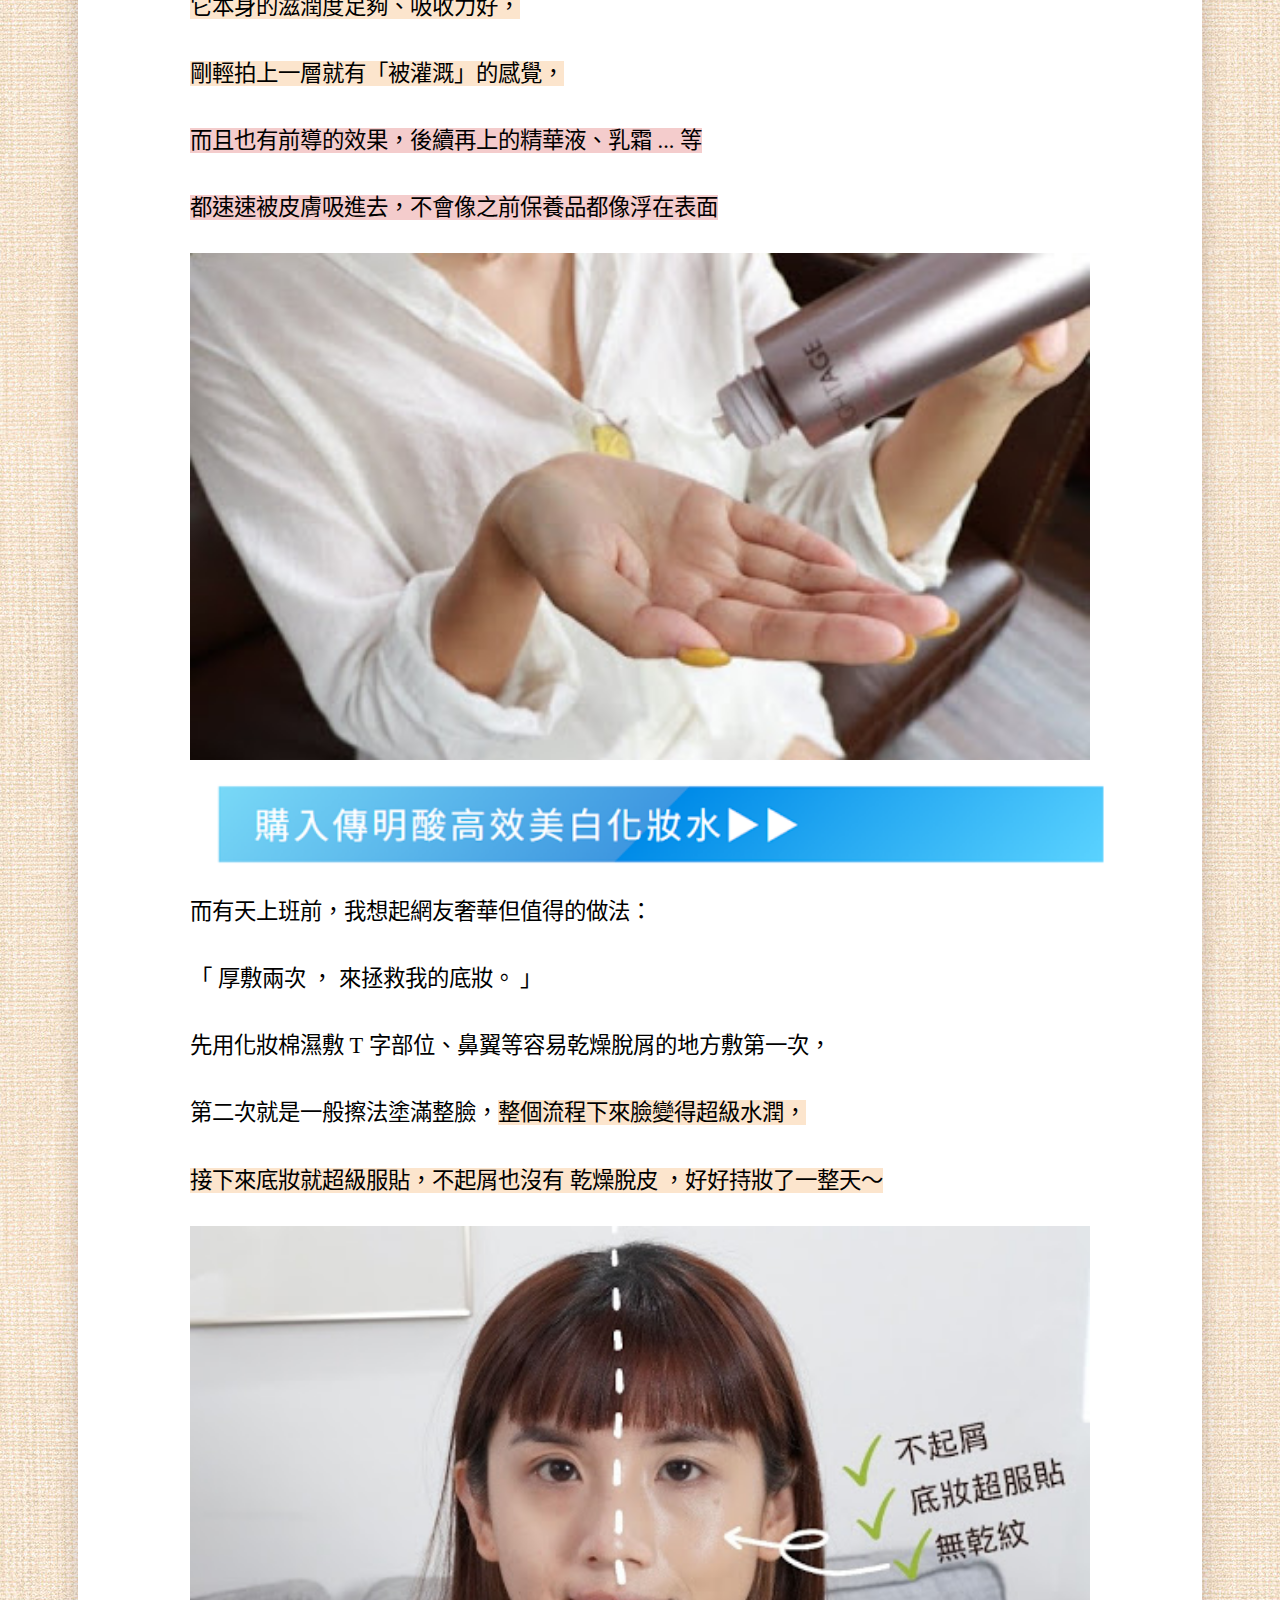
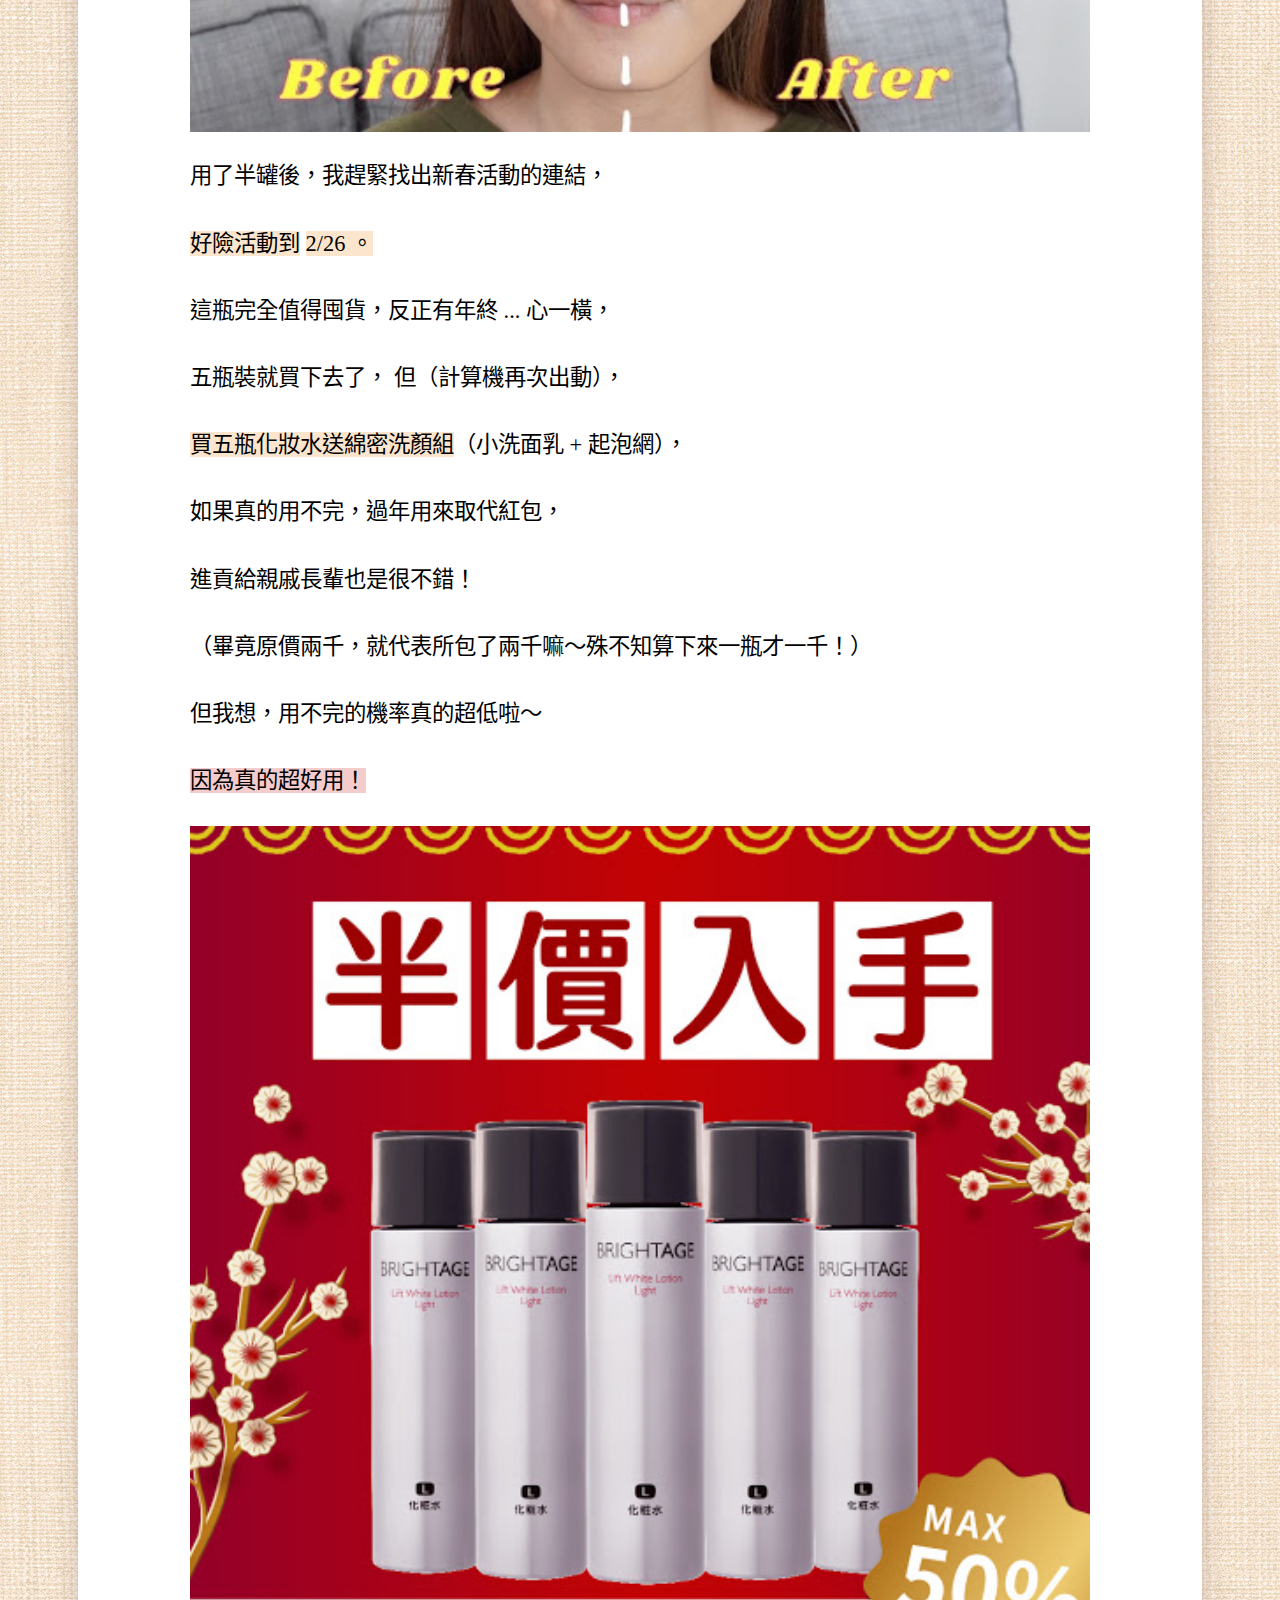
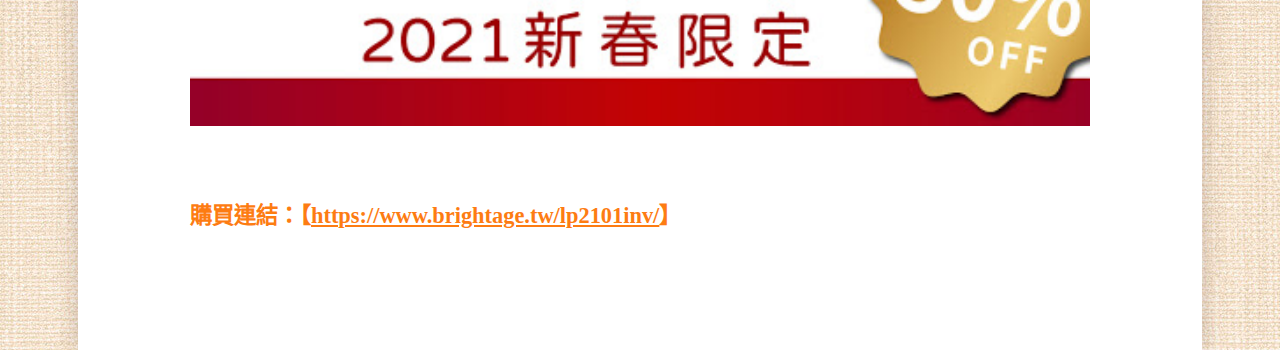
<file: brightagebeauty/index.html>
<html lang="zh-TW">
<head>
    <meta charset="utf-8" />
    <title>不用不相識，相見恨晚大乾皮救星 —光之肌化妝水！（內有半價入手萬元方案）</title>
    <meta name="viewport" content="width=device-width, user-scalable=no, initial-scale=1, maximum-scale=1" />
    <meta name="format-detection" content="telephone=no" />
    <meta name="description" content="原本覺得小貴，還是不認識的牌子…但用了才發現相見恨晚！它本身的滋潤度足夠、吸收力好～作為妝前保養很適合，也都不起屑" />
    <meta name="keyword" content="光之肌-BRIGHTAGE -、光之肌、BRIGHTAGE、 銷售500萬支、日本保養、傳明酸、全方位抗老、復活草、耶利哥玫瑰、化妝水、前導液、美白、煥白、提亮、細紋、暗沉、緊緻、老化因子、乾燥、第一三共Healthcare、新LULU感冒、濕敷、去角質" />
    <link rel="stylesheet" href="assets/css/style.css" />
    <link href="https://fonts.googleapis.com/css2?family=Noto+Sans+TC:wght@300;400;500;700&amp;family=Noto+Serif+TC:wght@700&amp;display=swap" rel="stylesheet" />
    <!-- Google Tag Manager -->
    <script>(function(w,d,s,l,i){w[l]=w[l]||[];w[l].push({'gtm.start':
        new Date().getTime(),event:'gtm.js'});var f=d.getElementsByTagName(s)[0],
            j=d.createElement(s),dl=l!='dataLayer'?'&l='+l:'';j.async=true;j.src=
        'https://www.googletagmanager.com/gtm.js?id='+i+dl;f.parentNode.insertBefore(j,f);
            })(window,document,'script','dataLayer','GTM-NLTG4J5');</script>
    <!-- End Google Tag Manager -->
</head>
<!-- Google Tag Manager (noscript) -->
<noscript><iframe src=“https://www.googletagmanager.com/ns.html?id=GTM-NLTG4J5”
                  height=“0" width=“0” style=“display:none;visibility:hidden”></iframe></noscript>
<!-- End Google Tag Manager (noscript) -->
<body>
<div class="CP">
    <p id="title">不用不相識，相見恨晚大乾皮救星 —光之肌化妝水！（內有半價入手萬元方案）</p>
    <a rel="nofollow" target="_blank" target="_blank" rel="nofollow" id="lnk_1" pastr="link1" href="https://www.brightage.tw/lp2011lotion/"> </a>
    <p id="date">2月 02, 2021</p>
    <div id="content">
        <div class="part">
            <div class="post-body entry-content float-container" id="post-body-1525870692035132594">
                <p class="MsoNormal">
                    <a rel="nofollow" target="_blank" href="https://www.brightage.tw/lp2101inv/?pastr=link0" style="background-color: white; margin-left: 1em; margin-right: 1em; text-align: center;">
                        <img data-original-height="498" data-original-width="887" height="225" src="assets/images/01.jpg" width="400" />
                    </a>
                </p>

                <p class="MsoNormal">
                    <span >當</span>
                    <span >FB</span>
                    <span >
            同一個廣告出現多次時，
        </span>
                </p>
                <p class="MsoNormal">
        <span >
            就算原本沒興趣，也都會有興趣了。
        </span>
                    <span face='"新細明體",serif' lang="EN-US" style="mso-bidi-font-family: 新細明體;"><p></p></span>
                </p>

                <p class="MsoNormal">
        <span >
            秋冬尤其明顯，狂看到各種保濕、滋潤的保養品，
        </span>
                    <span style="mso-ansi-language: ZH-TW; mso-fareast-font-family: 新細明體; mso-fareast-theme-font: minor-fareast;"><p></p></span>
                </p>

                <p class="MsoNormal">
        <span style="background-color: #fce5cd;">
            <span >
                其中有一個
            </span>
            <span lang="EN-US" style="font-family: 'PingFang TC Regular', serif; mso-font-kerning: 0pt;">BRIGHT AGE</span>
            <span
                    style="
                    font-family: 'PingFang TC Regular', serif;
                    mso-ansi-language: ZH-TW;
                    mso-ascii-font-family: 'Arial Unicode MS';
                    mso-fareast-font-family: 'PingFang TC Regular';
                    mso-font-kerning: 0pt;
                    mso-hansi-font-family: 'Arial Unicode MS';
                "
            >
                光之肌
            </span>
            <span >
                化妝水真的常常出現，
            </span>
            <span style="mso-ansi-language: ZH-TW; mso-fareast-font-family: 新細明體; mso-fareast-theme-font: minor-fareast;"><p></p></span>
        </span>
                </p>

                <p class="MsoNormal">
        <span style="background-color: #fce5cd;">
            <span >
                雖然有點陌生，但看了商品介紹有微微被
            </span>
            <span face='"新細明體",serif' style="mso-ansi-language: ZH-TW; mso-bidi-font-family: 新細明體;">生火了</span>
            <span >，</span>
        </span>
                </p>
                <p class="MsoNormal">
        <span style="background-color: #fce5cd;">
            <span >
                但礙於價格遲遲沒有下手。
            </span>
        </span>
                </p>
                <div class="separator" style="clear: both; text-align: left;">
                    <a rel="nofollow" target="_blank" href="https://www.brightage.tw/lp2101inv/?pastr=link1" >
                        <img data-original-height="692" data-original-width="513" height="400" src="assets/images/02cv.jpg" width="297" />
                    </a>
                </div>
                <p></p>

                <p class="MsoNormal">
        <span >
            這次會再注意到廣告，是因為<span style="background-color: #fce5cd;">新春福袋的優惠價好像真的有便宜，</span>
        </span>
                    <span >
            對於小資女來說，<span style="background-color: #f4cccc;">能省一分</span>
        </span>
                    <span style="background-color: #f4cccc;">
            <span face='"新細明體",serif' style="mso-ansi-language: ZH-TW; mso-bidi-font-family: 新細明體;">錢</span>
            <span >
                是一分！
            </span>
        </span>
                </p>

                <p class="MsoNormal">
                    <a rel="nofollow" target="_blank" href="https://www.brightage.tw/lp2101inv/?pastr=link02" >
                        <img
                                border="0"
                                data-original-height="111"
                                data-original-width="1169"
                                height="60"
                                src="assets/images/Link.png"
                                width="640"
                        />
                    </a>
                </p>

                <p class="MsoNormal">
        <span >
            不過保養品，大家常常都說「我的蜜糖，你的毒藥」
        </span>
                </p>

                <p class="MsoNormal">
        <span >
            對於不熟悉的品牌，得好好做功課一番。
        </span>
                    <span style="mso-ansi-language: ZH-TW; mso-fareast-font-family: 新細明體; mso-fareast-theme-font: minor-fareast;"><p></p></span>
                </p>

                <p class="MsoNormal">
        <span >
            各大論壇的開箱、心得、實測等等爬文爬下來，
        </span>
                    <span style="mso-ansi-language: ZH-TW; mso-fareast-font-family: 新細明體; mso-fareast-theme-font: minor-fareast;"><p></p></span>
                </p>

                <p class="MsoNormal">
        <span >
            發現大家對產品本身沒有太多雷，評價都挺正面的，
        </span>
                    <span style="mso-ansi-language: ZH-TW; mso-fareast-font-family: 新細明體; mso-fareast-theme-font: minor-fareast;"><p></p></span>
                </p>

                <p class="MsoNormal">
        <span >
            像是<span style="background-color: #f4cccc;">「跟一般化妝水不太一樣</span>
        </span>
                    <span face='"新細明體",serif' style="background-color: #f4cccc; mso-ansi-language: ZH-TW; mso-bidi-font-family: 新細明體;">、</span>
                    <span
                            style="
                background-color: #f4cccc;
                font-family: 'PingFang TC Regular', serif;
                mso-ansi-language: ZH-TW;
                mso-ascii-font-family: 'Arial Unicode MS';
                mso-fareast-font-family: 'PingFang TC Regular';
                mso-hansi-font-family: 'Arial Unicode MS';
            "
                    >
            質地濃稠
        </span>
                    <span face='"新細明體",serif' style="background-color: #f4cccc; mso-ansi-language: ZH-TW; mso-bidi-font-family: 新細明體;">卻很清爽、</span>
                    <span >
            <span style="background-color: #f4cccc;">其實比較像精華液」</span><span style="background-color: white;">、</span>
        </span>
                </p>
                <p class="MsoNormal">
        <span >
            <span style="background-color: #fce5cd;">「原本覺得小貴，還是不認識的牌子</span>
        </span>
                    <span style="background-color: #fce5cd;">
            <span >…</span>
            <span >
                但用了才發現相見恨晚！！」
            </span>
        </span>
                    <span style="background-color: #f4cccc; mso-ansi-language: ZH-TW; mso-fareast-font-family: 新細明體; mso-fareast-theme-font: minor-fareast;"><p></p></span>
                </p>

                <p class="MsoNormal">
        <span
                style="
                background-color: #d9ead3;
                font-family: 'PingFang TC Regular', serif;
                mso-ansi-language: ZH-TW;
                mso-ascii-font-family: 'Arial Unicode MS';
                mso-fareast-font-family: 'PingFang TC Regular';
                mso-hansi-font-family: 'Arial Unicode MS';
            "
        >
            「意外好吸收～作為妝前保養很適合，也都不起屑」
        </span>
                </p>
                <div class="separator" style="clear: both; text-align: left;">
                    <a rel="nofollow" target="_blank" href="https://www.brightage.tw/lp2101inv/?pastr=link03" >
                        <img alt="" data-original-height="332" data-original-width="579" height="183" src="assets/images/03cv.jpg" width="320" />
                    </a>
                </div>

                <p class="MsoNormal">
        <span >
            最多人則是說，<span style="background-color: #fce5cd;">用完之後氣色都變好很多</span>，
        </span>
                    <span style="mso-ansi-language: ZH-TW; mso-fareast-font-family: 新細明體; mso-fareast-theme-font: minor-fareast;"><p></p></span>
                </p>

                <p class="MsoNormal">
        <span >
            是由裡透外的那種，<span style="background-color: #fce5cd;">斑點和膚色也都淡化有感。</span>
        </span>
                </p>

                <p class="MsoNormal">
        <span >
            另外更多的人討論的
        </span>
                    <span >…</span>
                    <span >
            反而是價格。
        </span>
                    <span lang="EN-US" style="font-family: 'PingFang TC Regular', serif; mso-bidi-font-family: 'PingFang TC Regular'; mso-fareast-font-family: 'PingFang TC Regular';">
            <br style="mso-special-character: line-break;" />
                        <!--[endif]-->
            <p></p>
        </span>
                </p>

                <p class="MsoNormal">
        <span >
            因為原本一瓶化妝水
        </span>
                    <span >2000</span>
                    <span >
            元，已逼近專櫃品牌價位，
        </span>
                    <span style="mso-ansi-language: ZH-TW; mso-fareast-font-family: 新細明體; mso-fareast-theme-font: minor-fareast;"><p></p></span>
                </p>

                <p class="MsoNormal">
        <span >
            根據網路分享，大概可以用一個半月，
        </span>
                    <span style="mso-ansi-language: ZH-TW; mso-fareast-font-family: 新細明體; mso-fareast-theme-font: minor-fareast;"><p></p></span>
                </p>

                <p class="MsoNormal">
        <span >
            這麼算起來，半年就要近萬元！
        </span>
                </p>

                <p class="MsoNormal">
                    <span lang="EN-US" style="font-family: 'PingFang TC Regular', serif; mso-bidi-font-family: 'PingFang TC Regular'; mso-fareast-font-family: 新細明體; mso-fareast-theme-font: minor-fareast; mso-no-proof: yes;"></span>
                </p>
                <div class="separator" style="clear: both; text-align: left;">
                    <a rel="nofollow" target="_blank" href="https://www.brightage.tw/lp2101inv/?pastr=link04" >
                        <img alt="" data-original-height="409" data-original-width="614" height="213" src="assets/images/04.jpg" width="320" />
                    </a>
                </div>
                <p></p>

                <p class="MsoNormal">
        <span >
            如果是品質好的化妝水，除了基本使用外，
        </span>
                    <span style="mso-ansi-language: ZH-TW; mso-fareast-font-family: 新細明體; mso-fareast-theme-font: minor-fareast;"><p></p></span>
                </p>

                <p class="MsoNormal">
        <span
                style="
                background-color: #d9ead3;
                font-family: 'PingFang TC Regular', serif;
                mso-ansi-language: ZH-TW;
                mso-ascii-font-family: 'Arial Unicode MS';
                mso-fareast-font-family: 'PingFang TC Regular';
                mso-hansi-font-family: 'Arial Unicode MS';
            "
        >
            更會拿來濕敷作為妝前保濕的加強，
        </span>
                </p>
                <p class="MsoNormal">
        <span >
            因此可能一個月就會用上一罐，
        </span>
                    <span style="mso-ansi-language: ZH-TW; mso-fareast-font-family: 新細明體; mso-fareast-theme-font: minor-fareast;"><p></p></span>
                </p>

                <p class="MsoNormal">
        <span >
            每個月回購的話
        </span>
                    <span >…</span>
                    <span >
            一年下來其實很可觀
        </span>
                    <span >...</span>
                </p>

                <p class="MsoNormal">
                    <span >但是</span>
                    <span style="font-family: 'PingFang TC Regular', serif; mso-ascii-font-family: 'Arial Unicode MS'; mso-fareast-font-family: 'PingFang TC Regular'; mso-hansi-font-family: 'Arial Unicode MS';">！！！！！！！！</span>
                    <span style="mso-fareast-font-family: 'PingFang TC Regular';"> </span>
                    <span lang="EN-US" style="font-family: 'PingFang TC Regular', serif; mso-bidi-font-family: 'PingFang TC Regular'; mso-fareast-font-family: 'PingFang TC Regular';"><p></p></span>
                </p>

                <p class="MsoNormal">
        <span
                style="
                background-color: #f4cccc;
                font-family: 'PingFang TC Regular', serif;
                mso-ansi-language: ZH-TW;
                mso-ascii-font-family: 'Arial Unicode MS';
                mso-fareast-font-family: 'PingFang TC Regular';
                mso-hansi-font-family: 'Arial Unicode MS';
            "
        >
            新春福袋真的超划算！超級適合囤貨！
        </span>
                    <span style="mso-ansi-language: ZH-TW; mso-fareast-font-family: 新細明體; mso-fareast-theme-font: minor-fareast;"><p></p></span>
                </p>

                <p class="MsoNormal">
        <span style="background-color: #fce5cd;">
            <span >
                新春折扣有三個組合，分別是
            </span>
            <span >5</span>
            <span >瓶、</span>
            <span >3</span>
            <span >瓶和</span>
            <span >1</span>
            <span >
                瓶裝，
            </span>
        </span>
                    <span style="mso-ansi-language: ZH-TW; mso-fareast-font-family: 新細明體; mso-fareast-theme-font: minor-fareast;"><p></p></span>
                </p>

                <p class="MsoNormal">
        <span style="background-color: #d9d2e9;">
            <span >
                其中五瓶裝還有送
            </span>
            <span face='"新細明體",serif' style="mso-ansi-language: ZH-TW; mso-bidi-font-family: 新細明體;">小</span>
            <span >
                洗面乳和起泡網。
            </span>
        </span>
                </p>

                <p class="MsoNormal"><span lang="EN-US" style="font-family: 'PingFang TC Regular', serif; mso-bidi-font-family: 'PingFang TC Regular'; mso-fareast-font-family: 'PingFang TC Regular'; mso-no-proof: yes;"></span></p>
                <div class="separator" style="clear: both; text-align: left;">
                    <a rel="nofollow" target="_blank" href="https://lh3.googleusercontent.com/-QKvR2ADXQ2E/YBpT5hf8llI/AAAAAAAAAs4/9rdVaR3QhXEYSc-vuZ-Vo_GMxJ4hw_CRACLcBGAsYHQ/05.jpg" ><br /></a>
                    <div class="separator" style="clear: both; text-align: left;">
                        <a rel="nofollow" target="_blank" href="https://lh3.googleusercontent.com/-QKvR2ADXQ2E/YBpT5hf8llI/AAAAAAAAAs4/9rdVaR3QhXEYSc-vuZ-Vo_GMxJ4hw_CRACLcBGAsYHQ/05.jpg" ></a>
                        <a rel="nofollow" target="_blank" href="https://www.brightage.tw/lp2101inv/?pastr=link05" >
                            <img alt="" data-original-height="1080" data-original-width="1080" height="240" src="assets/images/05.jpg" width="240" />
                        </a>
                    </div>
                </div>

                <p class="MsoNormal">
        <span >
            不用按計算機也知道折扣都是下殺的，精算後，
        </span>
                    <span style="mso-ansi-language: ZH-TW; mso-fareast-font-family: 新細明體; mso-fareast-theme-font: minor-fareast;"><p></p></span>
                </p>

                <p class="MsoNormal">
        <span style="background-color: #f4cccc;">
            <span >
                單瓶裝的
            </span>
            <span style="font-family: 'PingFang TC Regular', serif; mso-ansi-language: ZH-TW;">1500</span>
            <span >是</span>
            <span style="font-family: 'PingFang TC Regular', serif; mso-ansi-language: ZH-TW;">75</span>
            <span >
                折，三瓶裝直接是
            </span>
            <span style="font-family: 'PingFang TC Regular', serif; mso-ansi-language: ZH-TW; mso-fareast-font-family: 新細明體; mso-fareast-theme-font: minor-fareast;">58</span>
            <span >折，</span>
        </span>
                    <span style="mso-ansi-language: ZH-TW; mso-fareast-font-family: 新細明體; mso-fareast-theme-font: minor-fareast;"><p></p></span>
                </p>

                <p class="MsoNormal">
        <span style="background-color: #fce5cd;">
            <span >
                而最優惠的當然是五瓶裝，直接對半砍的
            </span>
            <span style="font-family: 'PingFang TC Regular', serif; mso-ansi-language: ZH-TW;">5</span>
            <span >
                折！（還有贈品欸）
            </span>
        </span>
                    <span style="mso-ansi-language: ZH-TW; mso-fareast-font-family: 新細明體; mso-fareast-theme-font: minor-fareast;"><p></p></span>
                </p>

                <p class="MsoNormal">
        <span >
            這樣原本一天用量要價
        </span>
                    <span style="font-family: 'PingFang TC Regular', serif; mso-ansi-language: ZH-TW;">40</span>
                    <span >
            多塊，現在只需要
        </span>
                    <span style="font-family: 'PingFang TC Regular', serif; mso-ansi-language: ZH-TW;">20</span>
                    <span >多，</span>
                </p>
                <p class="MsoNormal">
        <span >
            完全可以入手呀～～～
        </span>
                    <span style="font-family: 'PingFang TC Regular', serif; mso-ansi-language: ZH-TW; mso-bidi-font-family: 'PingFang TC Regular'; mso-fareast-font-family: 'PingFang TC Regular';"><p></p></span>
                </p>

                <p class="MsoNormal">
                    <a rel="nofollow" target="_blank" href="https://www.brightage.tw/lp2101inv/?pastr=link06" >
                        <img
                                border="0"
                                data-original-height="111"
                                data-original-width="1169"
                                height="60"
                                src="assets/images/Link.png"
                                width="640"
                        />
                    </a>
                </p>

                <p class="MsoNormal">
        <span >
            這種折扣不買對不起自己，手刀下單廠商也是光速送貨
        </span>
                </p>

                <p class="MsoNormal">
        <span >
            當然迫不及待試用啦！以我這
        </span>
                    <span style="font-family: 'PingFang TC Regular', serif; mso-ansi-language: ZH-TW;">30</span>
                    <span >
            幾歲、大乾肌來說，
        </span>
                    <span style="mso-ansi-language: ZH-TW; mso-fareast-font-family: 新細明體; mso-fareast-theme-font: minor-fareast;"><p></p></span>
                </p>

                <p class="MsoNormal">
        <span
                style="
                background-color: #fce5cd;
                font-family: 'PingFang TC Regular', serif;
                mso-ansi-language: ZH-TW;
                mso-ascii-font-family: 'Arial Unicode MS';
                mso-fareast-font-family: 'PingFang TC Regular';
                mso-hansi-font-family: 'Arial Unicode MS';
            "
        >
            這種滋潤感是很足夠的，也像其他網友說的，
        </span>
                    <span style="mso-ansi-language: ZH-TW; mso-fareast-font-family: 新細明體; mso-fareast-theme-font: minor-fareast;"><p></p></span>
                </p>

                <p class="MsoNormal"><span face='"新細明體",serif' style="background-color: #f4cccc; mso-ansi-language: ZH-TW; mso-bidi-font-family: 新細明體;">使用起來很保濕卻又很清爽，肌膚也沒有不適的感覺。</span></p>
                <p class="MsoNormal"><span lang="EN-US" style="mso-no-proof: yes;"></span></p>
                <div class="separator" style="clear: both; text-align: left;">
        <span >
            <a rel="nofollow" target="_blank" href="https://www.brightage.tw/lp2101inv/?pastr=link07" >
                <img alt="" data-original-height="489" data-original-width="870" height="180" src="assets/images/06.jpg" width="320" />
            </a>
        </span>
                </div>
                <p></p>

                <p class="MsoNormal">
        <span >
            有幾天加班，膚況乾到不行又暗沉，底妝完全斑駁掉
        </span>
                </p>

                <p class="MsoNormal">
        <span >
            再好的粉底液也沒用，在膚況不穩的情況下，
        </span>
                    <span style="mso-ansi-language: ZH-TW; mso-fareast-font-family: 新細明體; mso-fareast-theme-font: minor-fareast;"><p></p></span>
                </p>

                <p class="MsoNormal">
        <span
                style="
                background-color: #d9ead3;
                font-family: 'PingFang TC Regular', serif;
                mso-ansi-language: ZH-TW;
                mso-ascii-font-family: 'Arial Unicode MS';
                mso-fareast-font-family: 'PingFang TC Regular';
                mso-hansi-font-family: 'Arial Unicode MS';
            "
        >
            既有的保養品都吸收不了，無法發揮作用。
        </span>
                    <span style="font-family: 'PingFang TC Regular', serif; mso-ansi-language: ZH-TW; mso-bidi-font-family: 'PingFang TC Regular'; mso-fareast-font-family: 'PingFang TC Regular';"><p></p></span>
                </p>

                <p class="MsoNormal">
                    <span style="font-family: 'PingFang TC Regular', serif; mso-ansi-language: ZH-TW; mso-bidi-font-family: 'PingFang TC Regular'; mso-fareast-font-family: 'PingFang TC Regular';"><p>&nbsp;</p></span>
                </p>

                <p class="MsoNormal">
        <span >
            但是在加入光之肌化妝水就不一樣了，
        </span>
                    <span style="mso-ansi-language: ZH-TW; mso-fareast-font-family: 新細明體; mso-fareast-theme-font: minor-fareast;"><p></p></span>
                </p>

                <p class="MsoNormal">
        <span
                style="
                background-color: #fce5cd;
                font-family: 'PingFang TC Regular', serif;
                mso-ansi-language: ZH-TW;
                mso-ascii-font-family: 'Arial Unicode MS';
                mso-fareast-font-family: 'PingFang TC Regular';
                mso-hansi-font-family: 'Arial Unicode MS';
            "
        >
            它本身的滋潤度足夠、吸收力好，
        </span>
                    <span style="mso-ansi-language: ZH-TW; mso-fareast-font-family: 新細明體; mso-fareast-theme-font: minor-fareast;"><p></p></span>
                </p>

                <p class="MsoNormal">
        <span
                style="
                background-color: #fce5cd;
                font-family: 'PingFang TC Regular', serif;
                mso-ansi-language: ZH-TW;
                mso-ascii-font-family: 'Arial Unicode MS';
                mso-fareast-font-family: 'PingFang TC Regular';
                mso-hansi-font-family: 'Arial Unicode MS';
            "
        >
            剛輕拍上一層就有「被灌溉」的感覺，
        </span>
                    <span style="mso-ansi-language: ZH-TW; mso-fareast-font-family: 新細明體; mso-fareast-theme-font: minor-fareast;"><p></p></span>
                </p>

                <p class="MsoNormal">
        <span style="background-color: #f4cccc;">
            <span >
                而且也有前導的效果，後續再上的精華液、乳霜
            </span>
            <span style="font-family: 'PingFang TC Regular', serif; mso-ansi-language: ZH-TW;">...</span>
            <span >等</span>
        </span>
                </p>

                <p class="MsoNormal">
        <span
                style="
                background-color: #f4cccc;
                font-family: 'PingFang TC Regular', serif;
                mso-ansi-language: ZH-TW;
                mso-ascii-font-family: 'Arial Unicode MS';
                mso-fareast-font-family: 'PingFang TC Regular';
                mso-hansi-font-family: 'Arial Unicode MS';
            "
        >
            都速速被皮膚吸進去，不會像之前保養品都像浮在表面
        </span>
                </p>
                <div class="separator" style="clear: both; text-align: left;">
                    <a rel="nofollow" target="_blank" href="https://www.brightage.tw/lp2101inv/?pastr=link08" >
                        <img data-original-height="385" data-original-width="685" height="225" src="assets/images/07.jpg" width="400" />
                    </a>
                </div>

                <p class="MsoNormal">
        <span >
            <a rel="nofollow" target="_blank" href="https://www.brightage.tw/lp2101inv/?pastr=link09" style="font-family: 'Times New Roman'; margin-left: 1em; margin-right: 1em;">
                <img
                        border="0"
                        data-original-height="111"
                        data-original-width="1169"
                        height="60"
                        src="assets/images/Link.png"
                        width="640"
                />
            </a>
        </span>
                </p>
                <p class="MsoNormal">
        <span >
            而有天上班前，我想起網友奢華但值得的做法：
        </span>
                    <span style="mso-ansi-language: ZH-TW; mso-fareast-font-family: 新細明體; mso-fareast-theme-font: minor-fareast;"><p></p></span>
                </p>

                <p class="MsoNormal">
                    <span face='"新細明體",serif' style="mso-ansi-language: ZH-TW; mso-ascii-font-family: 'Arial Unicode MS'; mso-fareast-theme-font: minor-fareast; mso-hansi-font-family: 'Arial Unicode MS';">「</span>
                    <span >厚敷兩次</span>
                    <span face='"新細明體",serif' style="mso-ansi-language: ZH-TW; mso-ascii-font-family: 'PingFang TC Regular'; mso-fareast-theme-font: minor-fareast; mso-hansi-font-family: 'PingFang TC Regular';">，</span>
                    <span >
            來拯救我的底妝。
        </span>
                    <span face='"新細明體",serif' style="mso-ansi-language: ZH-TW; mso-bidi-font-family: 新細明體;">」</span>
                </p>
                <p class="MsoNormal">
        <span style="mso-ansi-language: ZH-TW; mso-bidi-font-family: 'PingFang TC Regular'; mso-fareast-font-family: 'PingFang TC Regular';">
            <span style="font-family: PingFang TC Regular, serif;">
                <!--[endif]-->
                <p></p>
            </span>
        </span>
                </p>

                <p class="MsoNormal">
        <span >
            先用化妝棉濕敷
        </span>
                    <span style="font-family: 'PingFang TC Regular', serif; mso-ansi-language: ZH-TW;">T</span>
                    <span >
            字部位、鼻翼等容易乾燥脫屑的地方敷第一次，
        </span>
                    <span style="mso-ansi-language: ZH-TW; mso-fareast-font-family: 新細明體; mso-fareast-theme-font: minor-fareast;"><p></p></span>
                </p>

                <p class="MsoNormal">
        <span >
            第二次就是一般擦法塗滿整臉，<span style="background-color: #fce5cd;">整個流程下來臉變得超級水潤，</span>
        </span>
                    <span style="mso-ansi-language: ZH-TW; mso-fareast-font-family: 新細明體; mso-fareast-theme-font: minor-fareast;"><p style="background-color: #fce5cd;"></p></span>
                </p>

                <p class="MsoNormal">
        <span style="background-color: #fce5cd;">
            <span >
                接下來底妝就超級服貼，不起屑也沒有
            </span>
            <span face='"新細明體",serif' style="mso-ansi-language: ZH-TW; mso-bidi-font-family: 新細明體;">乾燥脫皮</span>
            <span >
                ，好好持妝了一整天～
            </span>
        </span>
                </p>
                <p class="MsoNormal"><span style="font-family: 'PingFang TC Regular', serif; mso-ansi-language: ZH-TW; mso-bidi-font-family: 'PingFang TC Regular'; mso-fareast-font-family: 'PingFang TC Regular'; mso-no-proof: yes;"></span></p>
                <div class="separator" style="clear: both; text-align: left;">
                    <a rel="nofollow" target="_blank" href="https://www.brightage.tw/lp2101inv/?pastr=link10" >
                        <img alt="" data-original-height="519" data-original-width="924" height="180" src="assets/images/08.jpg" width="320" />
                    </a>
                </div>

                <p class="MsoNormal">
        <span >
            用了半罐後，我趕緊找出<span style="background-color: white;">新春活動的連結，</span>
        </span>
                </p>
                <p class="MsoNormal">
        <span >
            <span style="background-color: #fce5cd;">好險活動到</span>
        </span>
                    <span style="background-color: #fce5cd;">
            <span style="font-family: 'PingFang TC Regular', serif; mso-ansi-language: ZH-TW;">2/26</span>
            <span >。</span>
        </span>
                    <span style="mso-ansi-language: ZH-TW; mso-fareast-font-family: 新細明體; mso-fareast-theme-font: minor-fareast;"><p></p></span>
                </p>

                <p class="MsoNormal">
        <span >
            這瓶完全值得囤貨，反正有年終
        </span>
                    <span style="font-family: 'PingFang TC Regular', serif; mso-ansi-language: ZH-TW;">...</span>
                    <span >心一橫，</span>
                </p>
                <p class="MsoNormal">
        <span >
            五瓶裝就買下去了，
        </span>
                    <span >
            但（計算機再次出動），
        </span>
                </p>
                <p class="MsoNormal">
        <span >
            <span style="background-color: #fce5cd;">買五瓶化妝水送綿密洗顏組</span>（小洗面乳
        </span>
                    <span style="font-family: 'PingFang TC Regular', serif; mso-ansi-language: ZH-TW;">+</span>
                    <span >
            起泡網），
        </span>
                </p>

                <p class="MsoNormal">
        <span >
            如果真的用不完，過年用來取代紅包，
        </span>
                </p>
                <p class="MsoNormal">
        <span >
            進貢給親戚長輩也是很不錯！
        </span>
                    <span style="mso-ansi-language: ZH-TW; mso-fareast-font-family: 新細明體; mso-fareast-theme-font: minor-fareast;"><p></p></span>
                </p>

                <p class="MsoNormal">
        <span >
            （畢竟原價兩千，就代表所包了兩千嘛～殊不知算下來一瓶才一千！）
        </span>
                    <span style="mso-ansi-language: ZH-TW; mso-fareast-font-family: 新細明體; mso-fareast-theme-font: minor-fareast;"><p></p></span>
                </p>

                <p class="MsoNormal">
        <span >
            但我想，用不完的機率真的超低啦～
        </span>
                </p>
                <p class="MsoNormal">
                    <span face='"新細明體",serif' style="mso-ansi-language: ZH-TW; mso-bidi-font-family: 新細明體;"><span style="background-color: #f4cccc;">因為真的超好用！</span></span>
                </p>
                <div class="separator" style="clear: both; text-align: left;">
        <span face='"新細明體",serif' style="mso-ansi-language: ZH-TW; mso-bidi-font-family: 新細明體;">
            <a rel="nofollow" target="_blank" href="https://lh3.googleusercontent.com/-APX7yghSnsI/YBpdePGSfMI/AAAAAAAAAt4/MXp-KtmHMV0yIf9ER1olQb5jZrwBlcC7ACLcBGAsYHQ/6_1080x1080_210126.jpg" ></a>
            <div class="separator" style="clear: both; text-align: left;">
                <a rel="nofollow" target="_blank" href="https://lh3.googleusercontent.com/-APX7yghSnsI/YBpdePGSfMI/AAAAAAAAAt4/MXp-KtmHMV0yIf9ER1olQb5jZrwBlcC7ACLcBGAsYHQ/6_1080x1080_210126.jpg" ></a>
                <a rel="nofollow" target="_blank" href="https://www.brightage.tw/lp2101inv/?pastr=link11" >
                    <img
                            alt=""
                            data-original-height="1080"
                            data-original-width="1080"
                            height="240"
                            src="assets/images/09.jpg"
                            width="240"
                    />
                </a>
            </div>
        </span>
                </div>
                <span face='"新細明體",serif' style="mso-ansi-language: ZH-TW; mso-bidi-font-family: 新細明體;"><br /></span>
                <p></p>

                <p class="MsoNormal">
        <span face='"新細明體",serif' style="mso-ansi-language: ZH-TW; mso-bidi-font-family: 新細明體;">
            <a rel="nofollow" target="_blank" name="_Hlk62632207">購買連結：【</a><a rel="nofollow" target="_blank" href="https://www.brightage.tw/lp2101inv/?pastr=link12">https://www.brightage.tw/lp2101inv/</a><a rel="nofollow" target="_blank" name="_Hlk62632207">】</a>
        </span>
                    <span lang="EN-US"><p></p></span>
                </p>
            </div>

        </div>

        <!-- 延伸閱讀 -->
    </div>
</div>
</body>
</html>
</file>
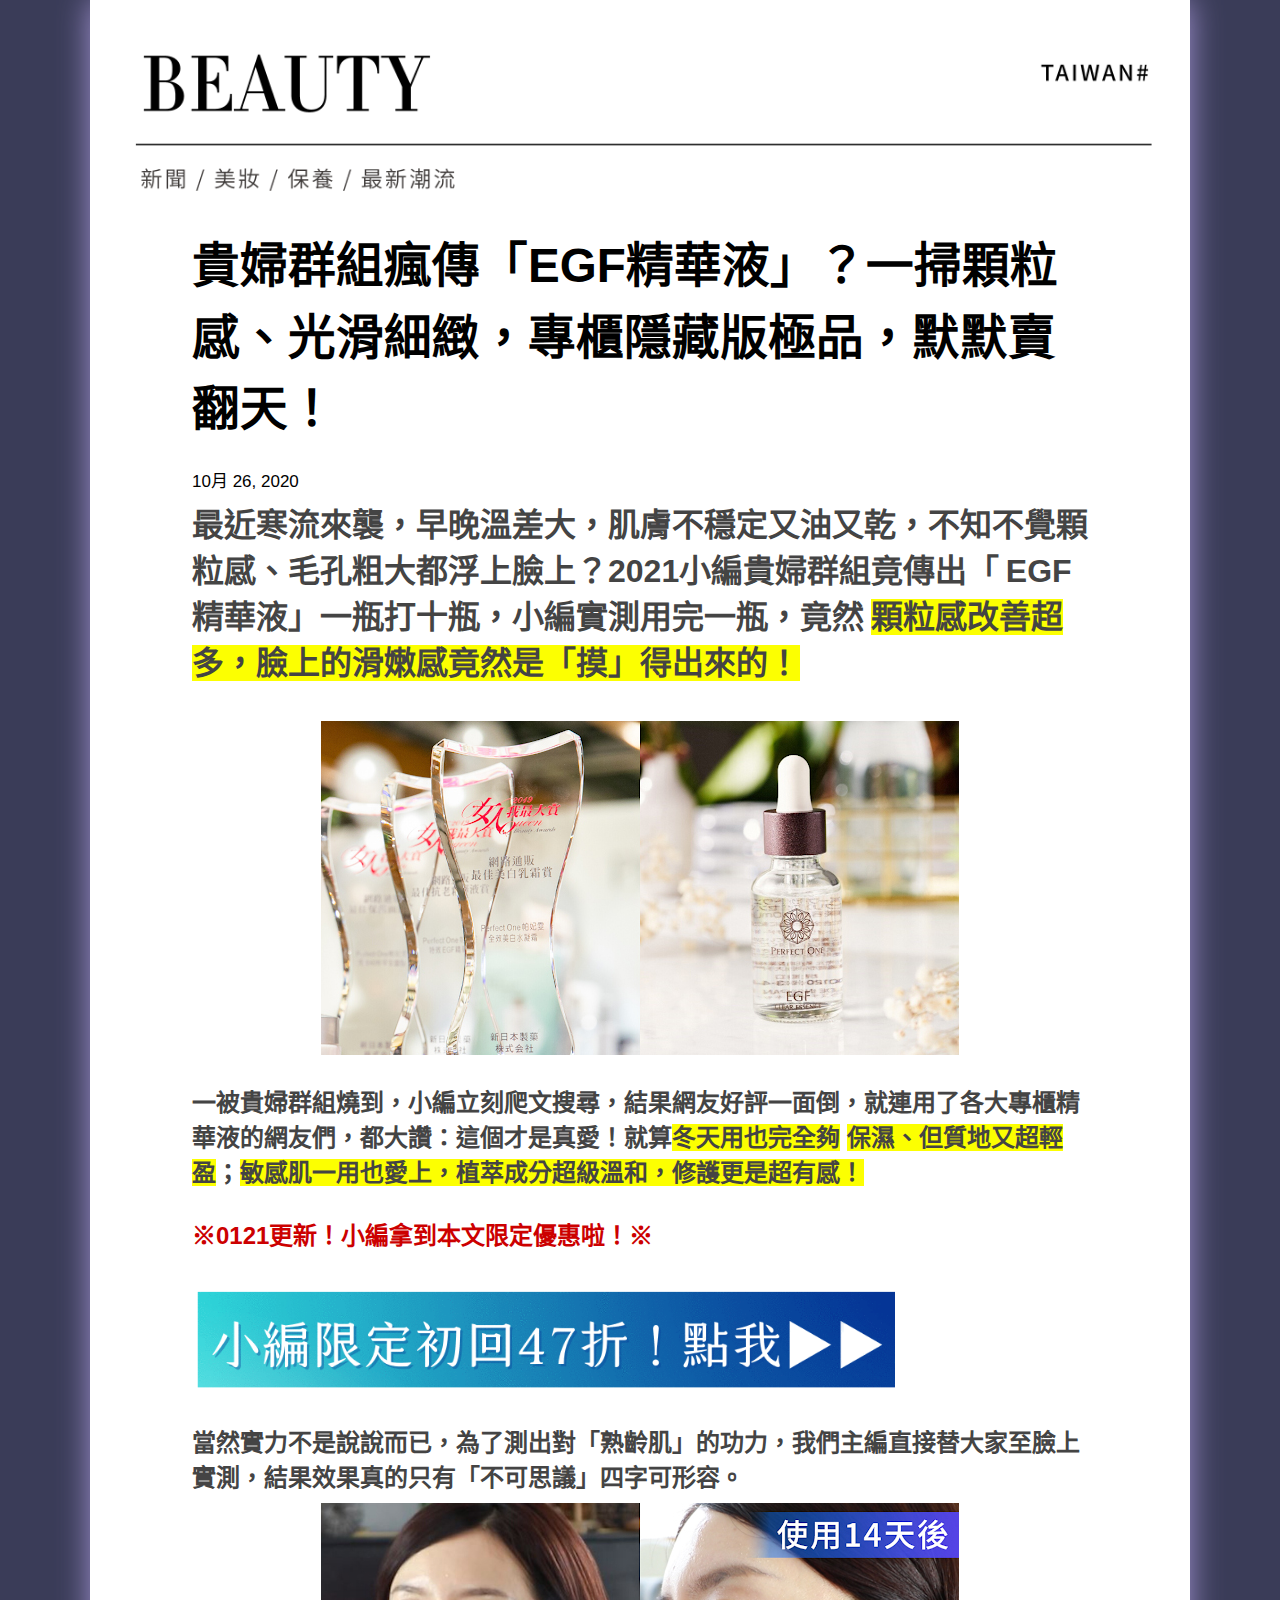
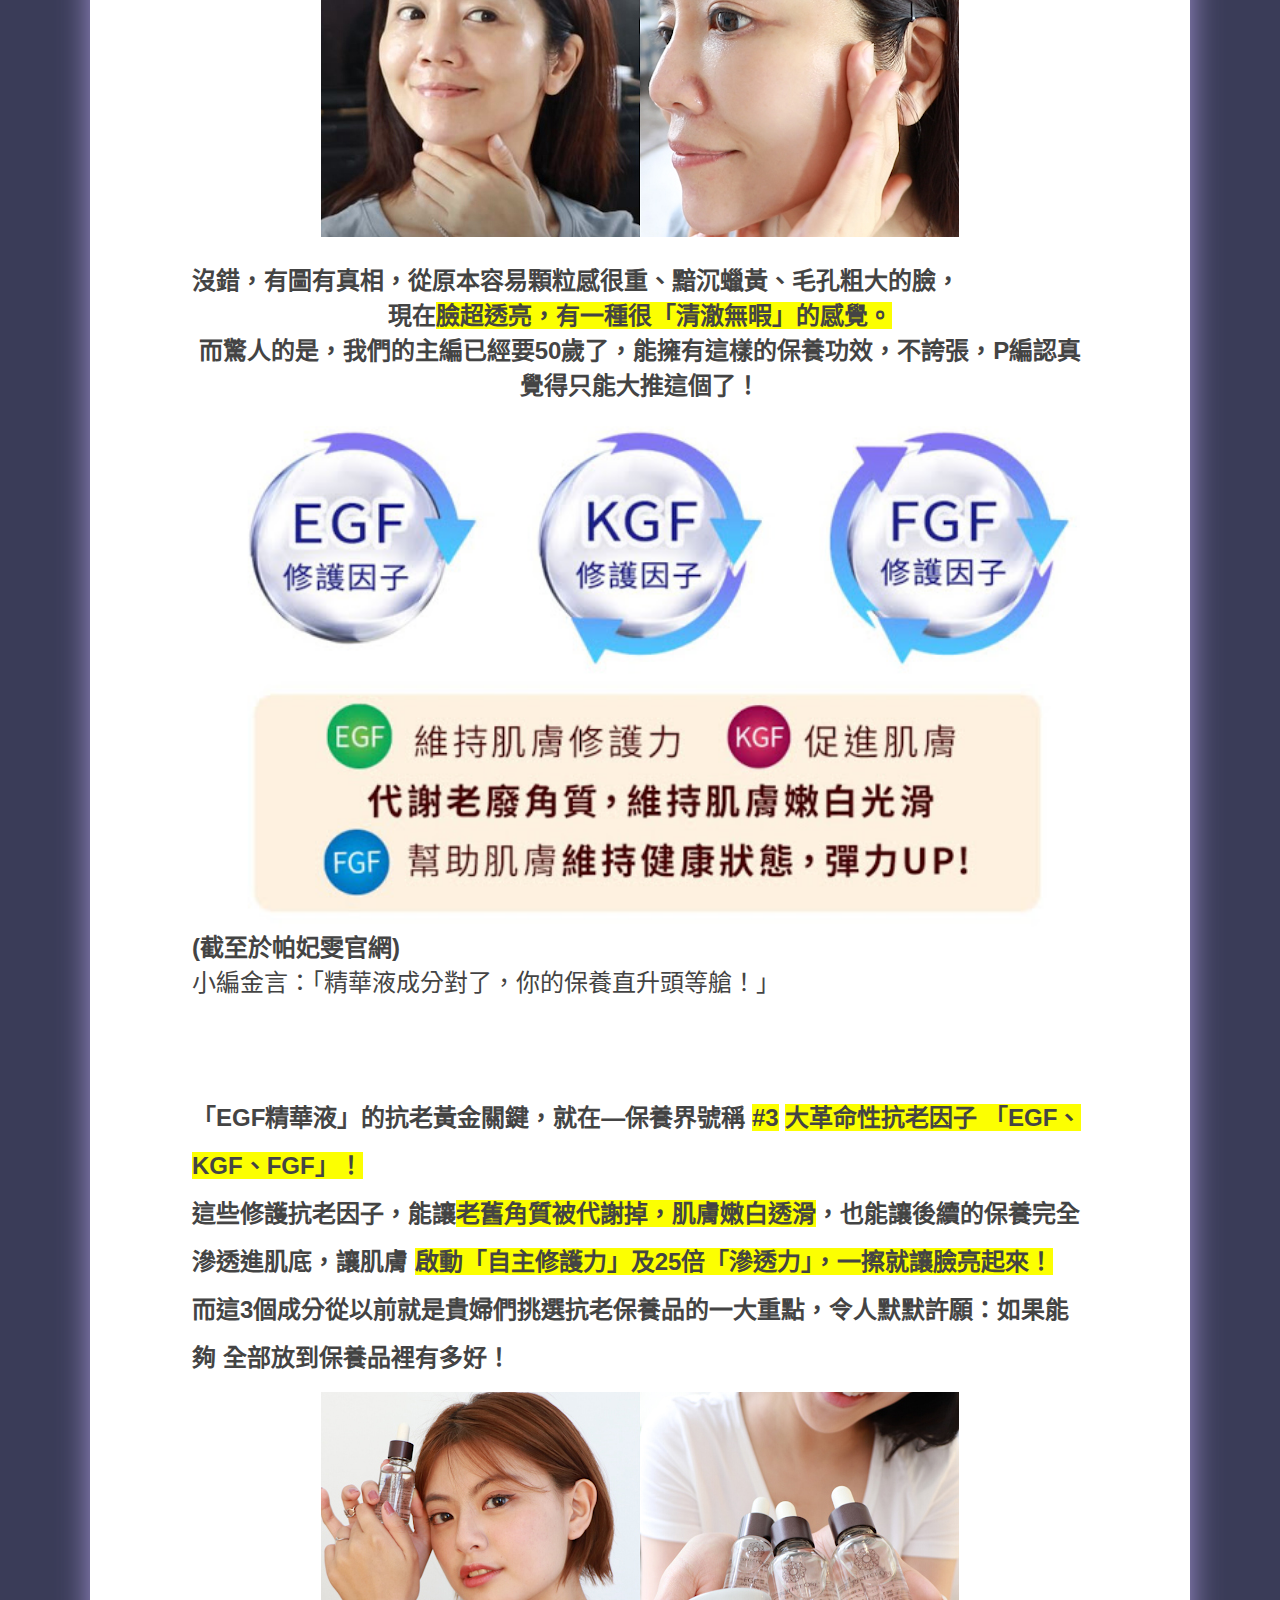
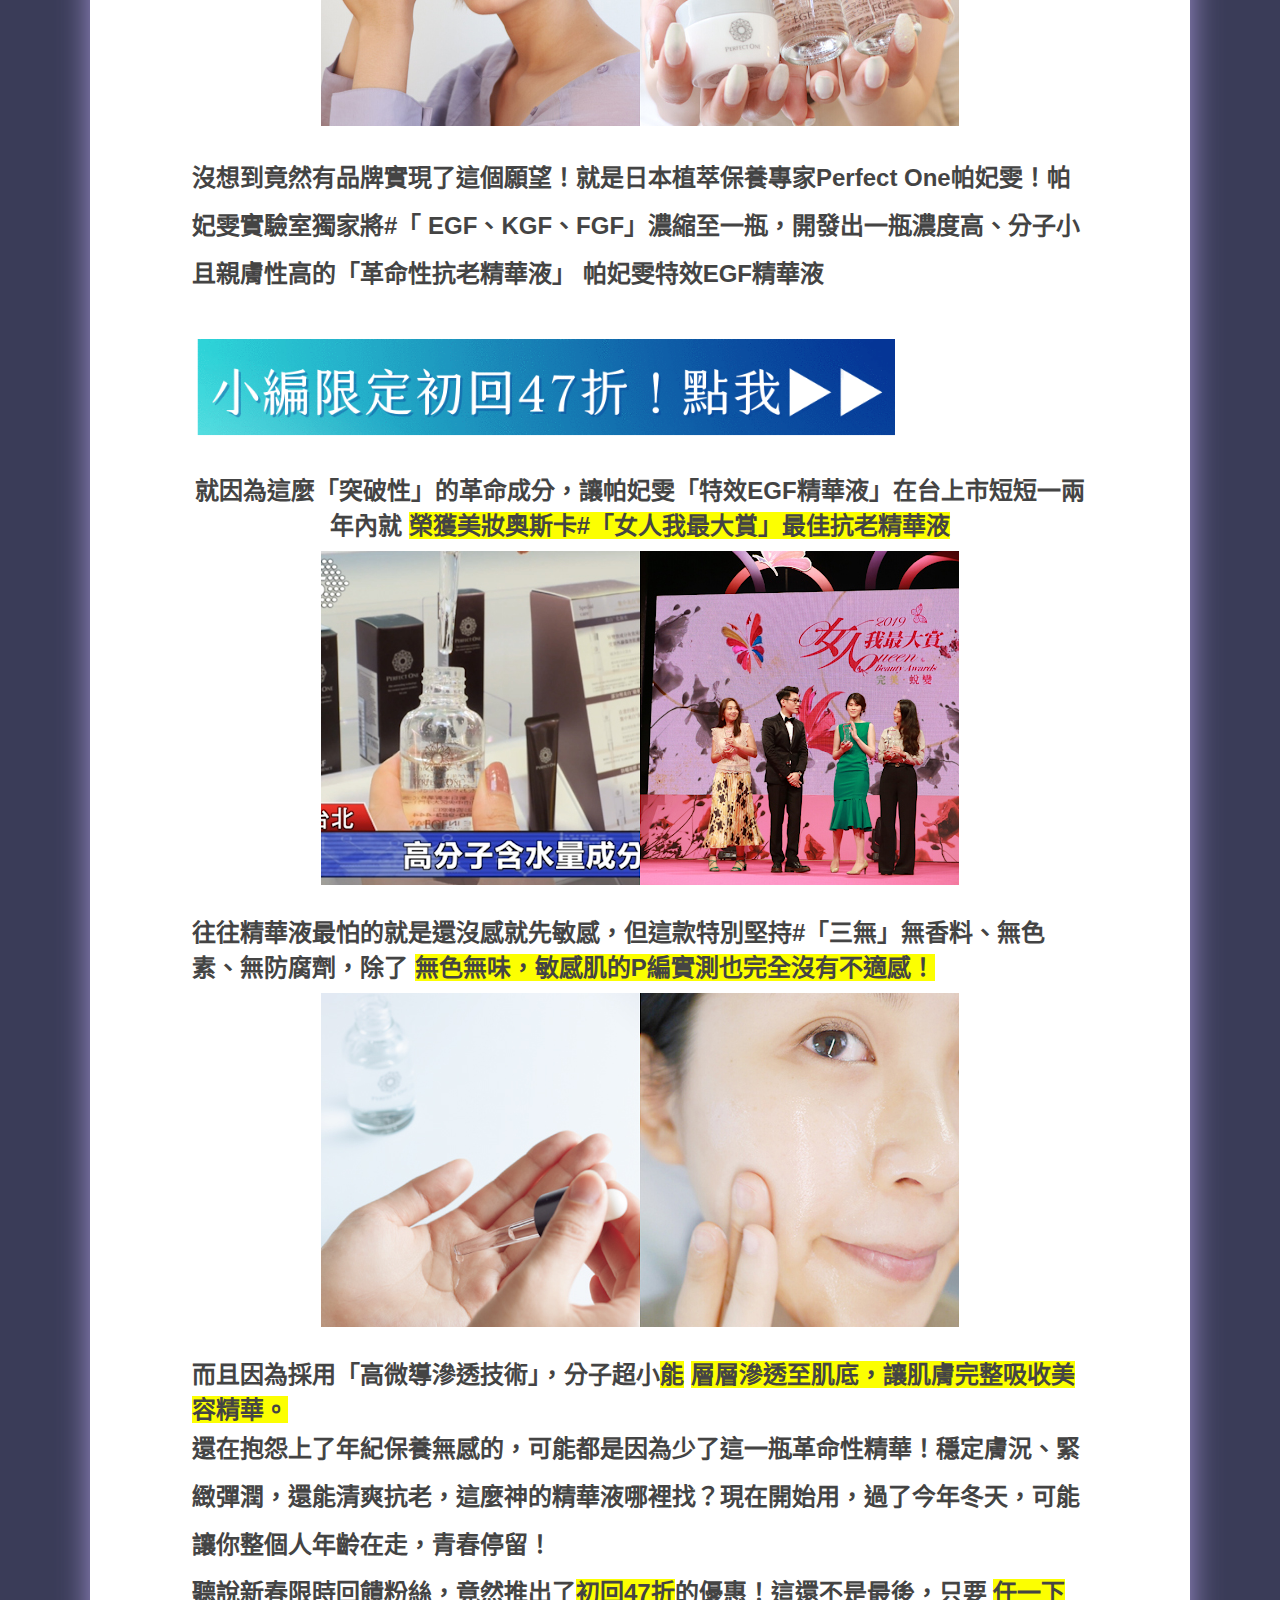
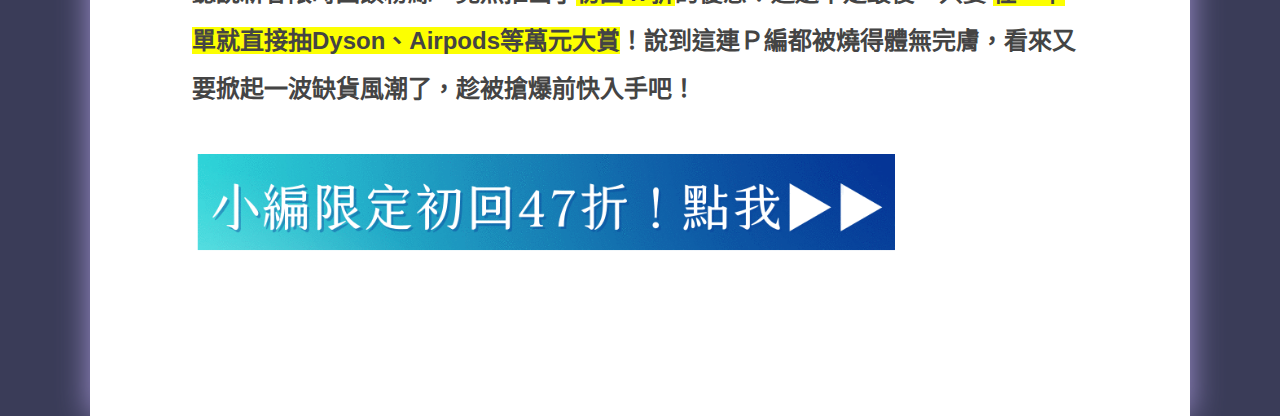
<file: perfectsperfect/index.html>
<!DOCTYPE html>
<html lang="zh-TW">
    <head>
        <meta charset="UTF-8" />
        <meta name="viewport" content="width=device-width, initial-scale=1.0" />
        <title>貴婦群組瘋傳「EGF精華液」？一掃顆粒感、光滑細緻，專櫃隱藏版極品，默默賣翻天！</title>
        <meta name="description" content="小編實測用完一瓶，竟然顆粒感改善超多，臉上的滑嫩感竟然是「摸」得出來的！">
        <meta name="keyword" content="帕妃雯,Perfectone,
        精華液,抗老精華液,EGF精華液,EGF,KGF,FGF,抗老,緊緻,滲透,好吸收,貴婦精華,顆粒感,光滑,專櫃精華,開架精華">
        <link rel="stylesheet" href="assets/css/style.css" />
        <!-- 字體載入 -->
        <link href="https://fonts.googleapis.com/css2?family=Noto+Sans+TC:wght@300;400;700&family=Noto+Serif+TC:wght@700&display=swap" rel="stylesheet" />
        <!-- Google Tag Manager -->
        <script>
            (function(w,d,s,l,i){w[l]=w[l]||[];w[l].push({'gtm.start':
            new Date().getTime(),event:'gtm.js'});var f=d.getElementsByTagName(s)[0],
                j=d.createElement(s),dl=l!='dataLayer'?'&l='+l:'';j.async=true;j.src=
                    'https://www.googletagmanager.com/gtm.js?id='+i+dl;f.parentNode.insertBefore(j,f);
                })(window,document,'script','dataLayer','GTM-K9NGXZR');</script>
        <!-- End Google Tag Manager -->
    </head>
    <!-- Google Tag Manager (noscript) -->
    <noscript><iframe src=“https://www.googletagmanager.com/ns.html?id=GTM-K9NGXZR”
                      height=“0" width=“0” style=“display:none;visibility:hidden”></iframe></noscript>
    <!-- End Google Tag Manager (noscript) -->
    <body>
        <div id="CP">
            <div id="top">
                <div id="PC_top"><img src="assets/images/top_1200x200.jpg" alt="" /></div>
                <div id="SP_top"><img src="assets/images/top_500x100.jpg" alt="" /></div>
            </div>
            <div id="inner">
                <div id="header">
                    <div id="header_title">
                        <p>貴婦群組瘋傳「EGF精華液」？一掃顆粒感、光滑細緻，專櫃隱藏版極品，默默賣翻天！</p>
                    </div>
                    <br />
                    <p>10月 26, 2020</p>
                </div>
                <!-- 開頭 -->
                <div class="part">
                    <div class="part">
                        <div>
                            <span style="color: #444444; font-size: xx-large;">最近寒流來襲，早晚溫差大，肌膚不穩定又油又乾，不知不覺顆粒感、毛孔粗大都浮上臉上？2021小編貴婦群組竟傳出「</span>
                            <span lang="EN-US" style="color: #444444; font-size: xx-large;">EGF</span><span style="color: #444444; font-size: xx-large;">精華液」一瓶打十瓶，小編實測用完一瓶，竟然</span>
                            <span style="background-color: #fcff01; color: #444444; font-size: xx-large;">顆粒感改善超多，臉上的滑嫩感竟然是「摸」得出來的！</span>
                        </div>
                        <div class="separator" style="clear: both; text-align: center;">
                            <span style="color: #444444; font-size: x-large;">
                                <span>
                                    <a target="_blank" rel="nofollow" href="https://1.bp.blogspot.com/-5B7ez2pwY4A/X5azqIQQkrI/AAAAAAAAAn0/Lc_antJxMGsNTBi-r6e893Aed20_7B5EgCPcBGAYYCw/s1200/FV.png" style="margin-left: 1em; margin-right: 1em;"></a>
                                </span>
                                <br />
                            </span>
                            <table align="center" cellpadding="0" cellspacing="0" class="tr-caption-container" style="margin-left: auto; margin-right: auto;">
                                <tbody>
                                    <tr>
                                        <td style="text-align: center;">
                                            <span style="color: #444444; font-size: x-large;">
                                                <img
                                                    border="0"
                                                    data-original-height="628"
                                                    data-original-width="1200"
                                                    height="334"
                                                    src="assets/images/FVcv.jpg"
                                                    style="margin-left: auto; margin-right: auto;"
                                                    width="640"
                                                />
                                            </span>
                                        </td>
                                    </tr>
                                    <tr>
                                        <td class="tr-caption" style="text-align: center;">
                                            <span style="color: #444444; font-size: x-large;"><br /></span>
                                        </td>
                                    </tr>
                                </tbody>
                            </table>
                            <span  style="font-size: x-large;  mso-bidi-font-size: 12pt; mso-font-kerning: 0pt; text-align: left;">
                                <div style="color: #444444; text-align: left;">
                                    <span>
                                        一被貴婦群組燒到，小編立刻爬文搜尋，結果網友好評一面倒，就連用了各大專櫃精華液的網友們，都大讚：這個才是真愛！就算<span style="background-color: #fcff01;">冬天用也完全夠</span>
                                    </span>
                                    <span>
                                        <span style="background-color: #fcff01;">保濕、但質地又超輕盈</span>；<span style="background-color: #fcff01;">敏感肌一用也愛上，植萃成分超級溫和，修護更是超有感！</span>
                                    </span>
                                </div>
                                <div style="color: #444444; text-align: left;">
                                    <span>
                                        <span style="background-color: #fcff01;"><br /></span>
                                    </span>
                                </div>
                                <div style="text-align: left;">
                                    <b><span style="color: #cc0000;">※0121更新！小編拿到本文限定優惠啦！※</span></b>
                                </div>
                                <div style="color: #444444; text-align: left;">
                                    <span style="color: #444444; font-size: x-large;">
                                        <span>
                                            <a target="_blank" rel="nofollow" href="https://www.perfectone.tw/spc/lp02/" id="lnk_1">
                                                <img
                                                    border="0"
                                                    data-original-height="200"
                                                    data-original-width="1100"
                                                    src="assets/images/output_3UnFnx.gif"
                                                />
                                            </a>
                                        </span>
                                    </span>
                                </div>
                                <div style="color: #444444; text-align: left;">
                                    <span style="color: #444444; font-size: x-large;">當然實力不是說說而已，為了測出對「熟齡肌」的功力，我們主編直接替大家至臉上實測，結果效果真的只有「不可思議」四字可形容。</span>
                                    <p style="color: black; font-size: medium;"></p>
                                    <p class="MsoNormal" style="color: black; font-size: medium;  mso-line-height-rule: exactly; mso-margin-bottom-alt: auto; mso-margin-top-alt: auto; mso-pagination: widow-orphan;"></p>
                                    <table align="center" cellpadding="0" cellspacing="0" class="tr-caption-container" style="margin-left: auto; margin-right: auto;">
                                        <tbody>
                                            <tr>
                                                <td style="text-align: center;">
                                                    <span style="color: #444444; font-size: x-large; margin-left: auto; margin-right: auto;">
                                                        <a target="_blank" rel="nofollow" href="https://www.perfectone.tw/spc/lp02/" >
                                                            <img
                                                                border="0"
                                                                data-original-height="628"
                                                                data-original-width="1200"
                                                                height="334"
                                                                src="assets/images/4cv.jpg"
                                                                width="640"
                                                            />
                                                        </a>
                                                    </span>
                                                </td>
                                            </tr>
                                            <tr>
                                                <td class="tr-caption" style="text-align: center;">
                                                    <span style="color: #444444; font-size: x-large;">
                                                        <a target="_blank" rel="nofollow" href="https://www.perfectone.tw/spc/lp02/" ><br /></a>
                                                    </span>
                                                </td>
                                            </tr>
                                        </tbody>
                                    </table>
                                    <p style="color: black; font-size: medium;"></p>
                                    <p style="color: black; font-size: medium;"></p>
                                    <p class="MsoNormal" style="color: black; font-size: medium;  mso-line-height-rule: exactly; mso-margin-bottom-alt: auto; mso-margin-top-alt: auto; mso-pagination: widow-orphan;">
                                        <span face='"Yu Gothic", sans-serif' style="color: #444444; font-size: x-large;">
                                            沒錯，有圖有真相，從原本容易顆粒感很重、黯沉蠟黃、毛孔粗大的臉，<span lang="EN-US"><p></p></div></span>
                                        </span>
                                    </p>
                                    <p class="MsoNormal" style="color: black; font-size: medium;  mso-line-height-rule: exactly; mso-margin-bottom-alt: auto; mso-margin-top-alt: auto; mso-pagination: widow-orphan;">
                                        <span face='"Yu Gothic", sans-serif' style="color: #444444; font-size: x-large;">
                                            現在<b style="background-color: #fcff01;">臉超透亮，有一種很「清澈無暇」的感覺。</b><span lang="EN-US"><p></p></span>
                                        </span>
                                    </p>
                                    <p class="MsoNormal" style="color: black; font-size: medium;  mso-line-height-rule: exactly; mso-margin-bottom-alt: auto; mso-margin-top-alt: auto; mso-pagination: widow-orphan;"></p>
                                    <p class="MsoNormal" style="color: black; font-size: medium;  mso-line-height-rule: exactly; mso-margin-bottom-alt: auto; mso-margin-top-alt: auto; mso-pagination: widow-orphan;">
                                        <span face='"Yu Gothic", sans-serif' style="color: #444444; font-size: x-large;">
                                            而驚人的是，<b>我們的主編已經要<span lang="EN-US">50</span>歲了</b>，能擁有這樣的保養功效，不誇張，<span lang="EN-US">P</span>編認真覺得只能大推這個了！
                                        </span>
                                    </p>
                                </div>
                                <div style="color: #444444; text-align: left;">
                                    <span face='"Yu Gothic", sans-serif' style="color: #444444; font-size: x-large;">
                                        <a target="_blank" rel="nofollow" href="https://www.perfectone.tw/spc/lp02/" id="lnk_2">
                                            <img
                                                border="0"
                                                data-original-height="582"
                                                data-original-width="1019"
                                                height="366"
                                                src="assets/images/6.jpg"
                                                width="640"
                                            />
                                        </a>
                                    </span>
                                </div>
                                <div style="color: #444444; text-align: left;"><span style="text-align: center;">(截至於帕妃雯官網)</span></div>
                                <div style="color: #444444; text-align: left;">小編金言：「精華液成分對了，你的保養直升頭等艙！」</div>
                            </span>
                        </div>

                        <p class="MsoNormal" style=" mso-line-height-rule: exactly; mso-margin-bottom-alt: auto; mso-margin-top-alt: auto; mso-pagination: widow-orphan;">
                            <span face='"Yu Gothic", sans-serif' style="color: #444444; font-size: x-large;">
                                「<span lang="EN-US">EGF</span>精華液」的抗老黃金關鍵，就在—保養界號稱<span lang="EN-US">&nbsp;<span style="background-color: #fcff01;">#3</span></span>
                                <span style="background-color: #fcff01;">
                                    大革命性抗老因子
                                    <b>
                                        <span>「<span lang="EN-US">EGF</span>、<span lang="EN-US">KGF</span>、<span lang="EN-US">FGF</span>」！</span>
                                    </b>
                                </span>
                            </span>
                        </p>
                        <p class="MsoNormal" style=" mso-line-height-rule: exactly; mso-margin-bottom-alt: auto; mso-margin-top-alt: auto; mso-pagination: widow-orphan;">
                            <span face='"Yu Gothic", sans-serif' style="color: #444444; font-size: x-large;"><b></b></span>
                        </p>
                        <div style="text-align: center;"></div>
                        <p class="MsoNormal" style=" mso-line-height-rule: exactly; mso-margin-bottom-alt: auto; mso-margin-top-alt: auto; mso-pagination: widow-orphan;">
                            <span style="color: #444444; font-size: x-large;">
                                這些修護抗老因子，能讓<span style="background-color: #fcff01;">老舊角質被代謝掉，肌膚嫩白透滑</span>，也能讓後續的保養完全滲透進肌底，讓肌膚
                                <span style="background-color: #fcff01;">啟動「自主修護力」及25倍「滲透力」，一擦就讓臉亮起來！</span>
                            </span>
                        </p>
                        <p class="MsoNormal" style=" mso-line-height-rule: exactly; mso-margin-bottom-alt: auto; mso-margin-top-alt: auto; mso-pagination: widow-orphan;">
                            <span style="color: #444444; font-size: x-large;">
                                <span face='"Yu Gothic", sans-serif'>而這<span lang="EN-US">3</span>個成分從以前就是貴婦們挑選抗老保養品的一大重點，令人默默許願：如果能</span><span face="新細明體, serif">夠</span>
                                <span face='"Yu Gothic", sans-serif'>全部放到保養品裡有多好！</span>
                            </span>
                        </p>
                        <p class="MsoNormal" style=" mso-line-height-rule: exactly; mso-margin-bottom-alt: auto; mso-margin-top-alt: auto; mso-pagination: widow-orphan;"></p>
                        <table align="center" cellpadding="0" cellspacing="0" class="tr-caption-container" style="margin-left: auto; margin-right: auto;">
                            <tbody>
                                <tr>
                                    <td style="text-align: center;">
                                        <span style="color: #444444; font-size: x-large; margin-left: auto; margin-right: auto;">
                                            <a target="_blank" rel="nofollow" href="https://www.perfectone.tw/spc/lp02/" id="lnk_3">
                                                <img
                                                    border="0"
                                                    data-original-height="628"
                                                    data-original-width="1200"
                                                    height="334"
                                                    src="assets/images/7cv.jpg"
                                                    width="640"
                                                />
                                            </a>
                                        </span>
                                    </td>
                                </tr>
                                <tr>
                                    <td class="tr-caption" style="text-align: center;">
                                        <span style="color: #444444; font-size: x-large;">
                                            <a target="_blank" rel="nofollow" href="https://www.perfectone.tw/spc/lp02/" id="lnk_10"><br /></a>
                                        </span>
                                    </td>
                                </tr>
                            </tbody>
                        </table>
                        <p></p>
                        <p class="MsoNormal" style=" mso-line-height-rule: exactly; mso-margin-bottom-alt: auto; mso-margin-top-alt: auto; mso-pagination: widow-orphan;">
                            <span face='"Yu Gothic", sans-serif' style="color: #444444; font-size: x-large;">
                                沒想到竟然有品牌實現了這個願望！就是日本植萃保養專家<span lang="EN-US">Perfect One</span>帕妃雯！帕妃雯實驗室獨家將<span lang="EN-US">#</span>「
                                <b><span lang="EN-US">EGF</span>、<span lang="EN-US">KGF</span>、<span lang="EN-US">FGF</span></b>」濃縮至一瓶，開發出一瓶濃度高、分子小且親膚性高的「革命性抗老精華液」
                                <b>帕妃雯特效<span lang="EN-US">EGF</span>精華液</b>
                            </span>
                        </p>
                        <p class="MsoNormal" style=" mso-line-height-rule: exactly; mso-margin-bottom-alt: auto; mso-margin-top-alt: auto; mso-pagination: widow-orphan;">
                            <span face='"Yu Gothic", sans-serif' style="color: #444444; font-size: x-large;"></span>
                        </p>
                        <div style="text-align: center;">
                            <span face='"Yu Gothic", sans-serif' style="color: #444444; font-size: x-large;">
                                <a target="_blank" rel="nofollow" href="https://www.perfectone.tw/spc/lp02/" id="lnk_4">
                                    <img
                                        border="0"
                                        data-original-height="200"
                                        data-original-width="1100"
                                        src="assets/images/output_3UnFnx.gif"
                                    />
                                </a>
                                <span style="text-align: left;">就因為這麼「突破性」的革命成分，讓帕妃雯「特效EGF精華液」在台上市短短一兩年內就</span>
                                <span style="background-color: #fcff01; text-align: left;">榮獲美妝奧斯卡#「女人我最大賞」最佳抗老精華液</span>
                            </span>
                        </div>
                        <p></p>
                        <p class="MsoNormal" style=" mso-line-height-rule: exactly; mso-margin-bottom-alt: auto; mso-margin-top-alt: auto; mso-pagination: widow-orphan;"></p>
                        <table align="center" cellpadding="0" cellspacing="0" class="tr-caption-container" style="margin-left: auto; margin-right: auto;">
                            <tbody>
                                <tr>
                                    <td style="text-align: center;">
                                        <span style="color: #444444; font-size: x-large; margin-left: auto; margin-right: auto;">
                                            <a target="_blank" rel="nofollow" href="https://www.perfectone.tw/spc/lp02/" id="lnk_5">
                                                <img
                                                    border="0"
                                                    data-original-height="628"
                                                    data-original-width="1200"
                                                    height="334"
                                                    src="assets/images/2cv.jpg"
                                                    width="640"
                                                />
                                            </a>
                                        </span>
                                    </td>
                                </tr>
                                <tr>
                                    <td class="tr-caption" style="text-align: center;">
                                        <span style="color: #444444; font-size: x-large;">
                                            <a target="_blank" rel="nofollow" href="https://www.perfectone.tw/spc/lp02/" id="lnk_6"><br /></a>
                                        </span>
                                    </td>
                                </tr>
                            </tbody>
                        </table>
                        <span style="color: #444444; font-size: x-large;">
                            往往精華液最怕的就是還沒感就先敏感，但這款特別堅持<b><span lang="EN-US">#</span>「三無」</b>無香料、無色素、無防腐劑，除了
                            <b style="background-color: #fcff01;">無色無味，敏感肌的<span lang="EN-US">P</span>編實測也完全沒有不適感！</b>
                        </span>
                        <p></p>
                        <p class="MsoNormal" style=" mso-line-height-rule: exactly; mso-margin-bottom-alt: auto; mso-margin-top-alt: auto; mso-pagination: widow-orphan;"></p>
                        <table align="center" cellpadding="0" cellspacing="0" class="tr-caption-container" style="margin-left: auto; margin-right: auto;">
                            <tbody>
                                <tr>
                                    <td style="text-align: center;">
                                        <span style="color: #444444; font-size: x-large; margin-left: auto; margin-right: auto;">
                                            <a target="_blank" rel="nofollow" href="https://www.perfectone.tw/spc/lp02/" >
                                                <img
                                                    border="0"
                                                    data-original-height="628"
                                                    data-original-width="1200"
                                                    height="334"
                                                    src="assets/images/6cv.jpg"
                                                    width="640"
                                                />
                                            </a>
                                        </span>
                                    </td>
                                </tr>
                                <tr>
                                    <td class="tr-caption" style="text-align: center;">
                                        <span style="color: #444444; font-size: x-large;">
                                            <a target="_blank" rel="nofollow" href="https://www.perfectone.tw/spc/lp02/" ><br /></a>
                                        </span>
                                    </td>
                                </tr>
                            </tbody>
                        </table>
                        <span style="color: #444444; font-size: x-large;">
                            <span face='"Yu Gothic", sans-serif'>而且因為採用「高微導滲透技術」，分子超小<span style="background-color: #fcff01;">能</span></span>
                            <span face='"Yu Gothic", sans-serif'>
                                <span style="background-color: #fcff01;">層層滲透至肌底，讓肌膚完整吸收美容精華。</span><span lang="EN-US"><p></p></span>
                            </span>
                        </span>
                        <p></p>
                        <p class="MsoNormal" style=" mso-line-height-rule: exactly; mso-margin-bottom-alt: auto; mso-margin-top-alt: auto; mso-pagination: widow-orphan;">
                            <span face='"Yu Gothic", sans-serif' style="color: #444444; font-size: x-large;">
                                還在抱怨上了年紀保養無感的，可能都是因為少了這一瓶革命性精華！穩定膚況、緊緻彈潤，還能清爽抗老，這麼神的精華液哪裡找？現在開始用，過了今年冬天，可能讓你整個人年齡在走，青春停留！
                            </span>
                        </p>
                        <p class="MsoNormal" style=" mso-line-height-rule: exactly; mso-margin-bottom-alt: auto; mso-margin-top-alt: auto; mso-pagination: widow-orphan;">
                            <span style="color: #444444; font-size: x-large;">
                                聽說新春限時回饋粉絲，竟然推出了<span style="background-color: #fcff01;">初回47折</span>的優惠！這還不是最後，只要
                                <span style="background-color: #fcff01;">任一下單就直接抽Dyson、Airpods等萬元大賞</span>！說到這連Ｐ編都被燒得體無完膚，看來又要掀起一波缺貨風潮了，趁被搶爆前快入手吧！
                            </span>
                            <a target="_blank" rel="nofollow" href="https://www.perfectone.tw/spc/lp02/" id="lnk_9">
                                <img
                                    border="0"
                                    data-original-height="200"
                                    data-original-width="1100"
                                    src="assets/images/output_3UnFnx.gif"
                                />
                            </a>
                        </p>
                    </div>
                </div>
            </div>
        </div>
    </body>
</html>
</file>
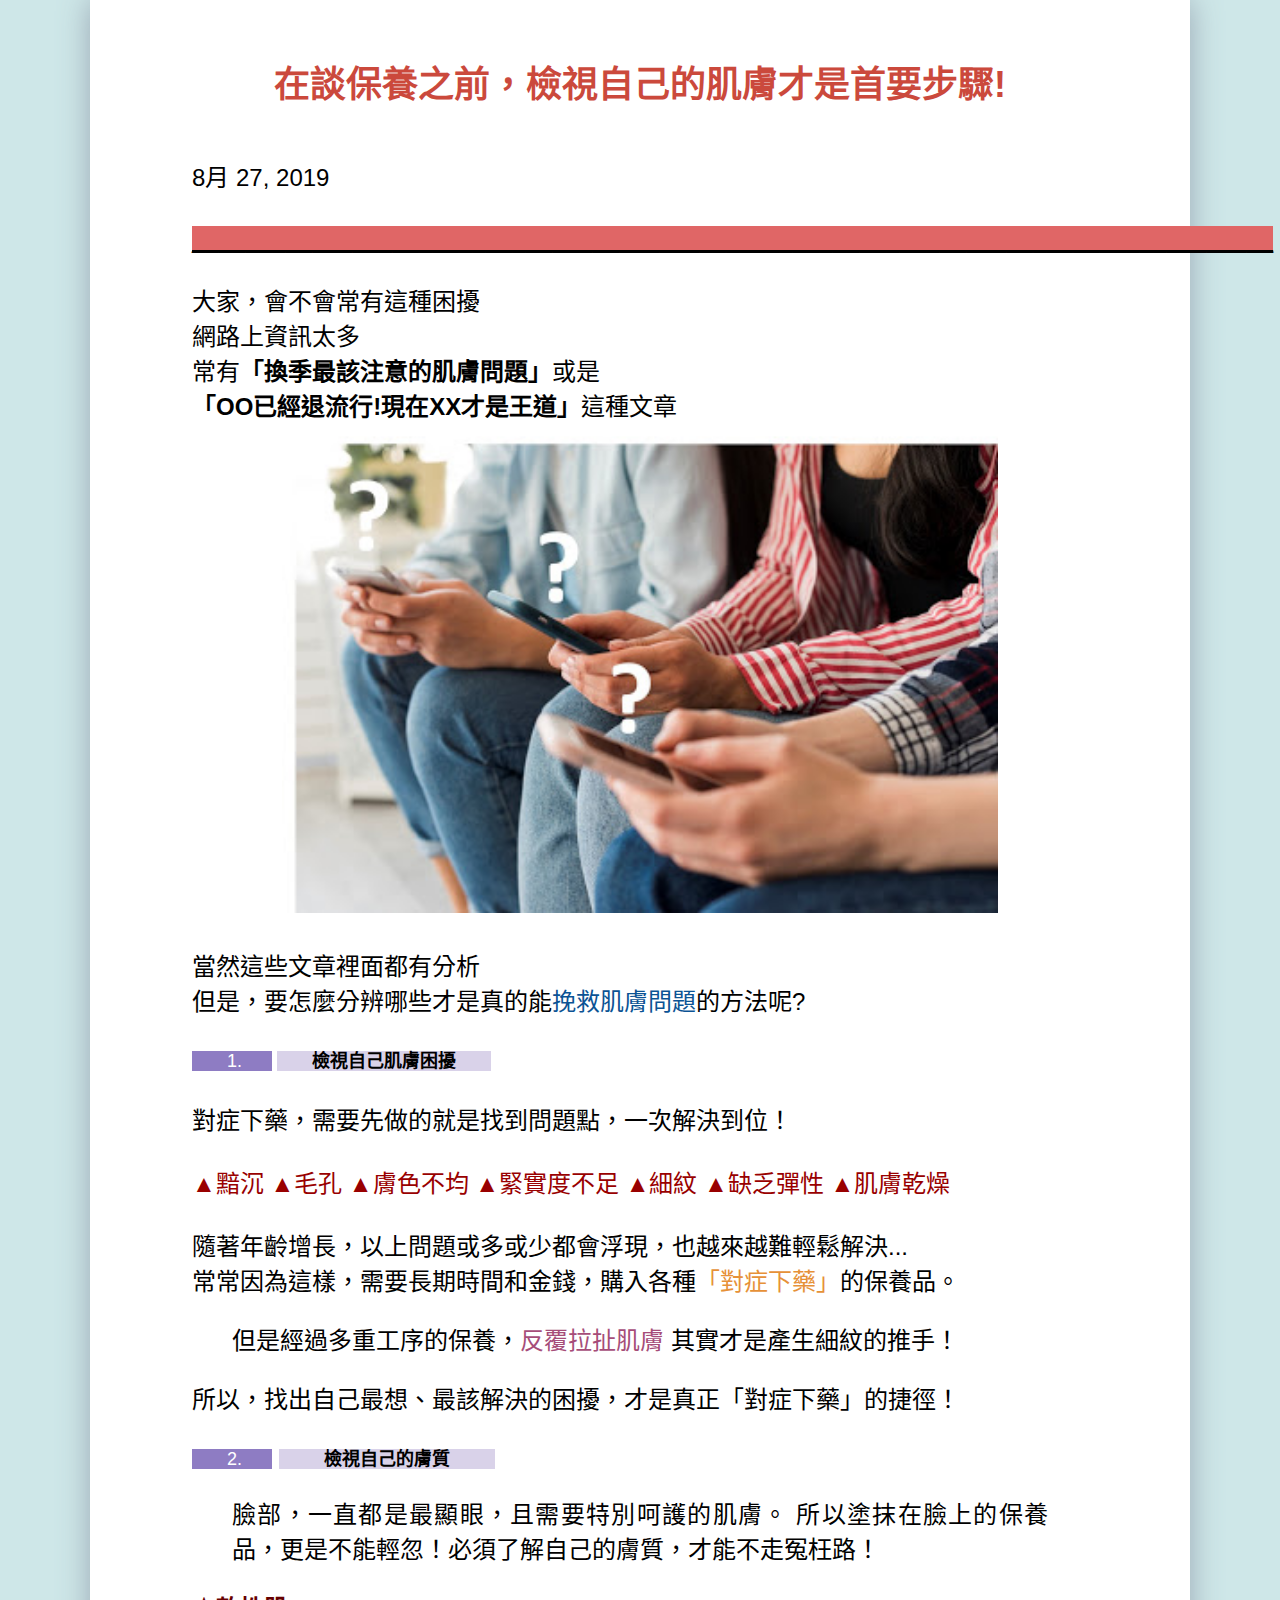
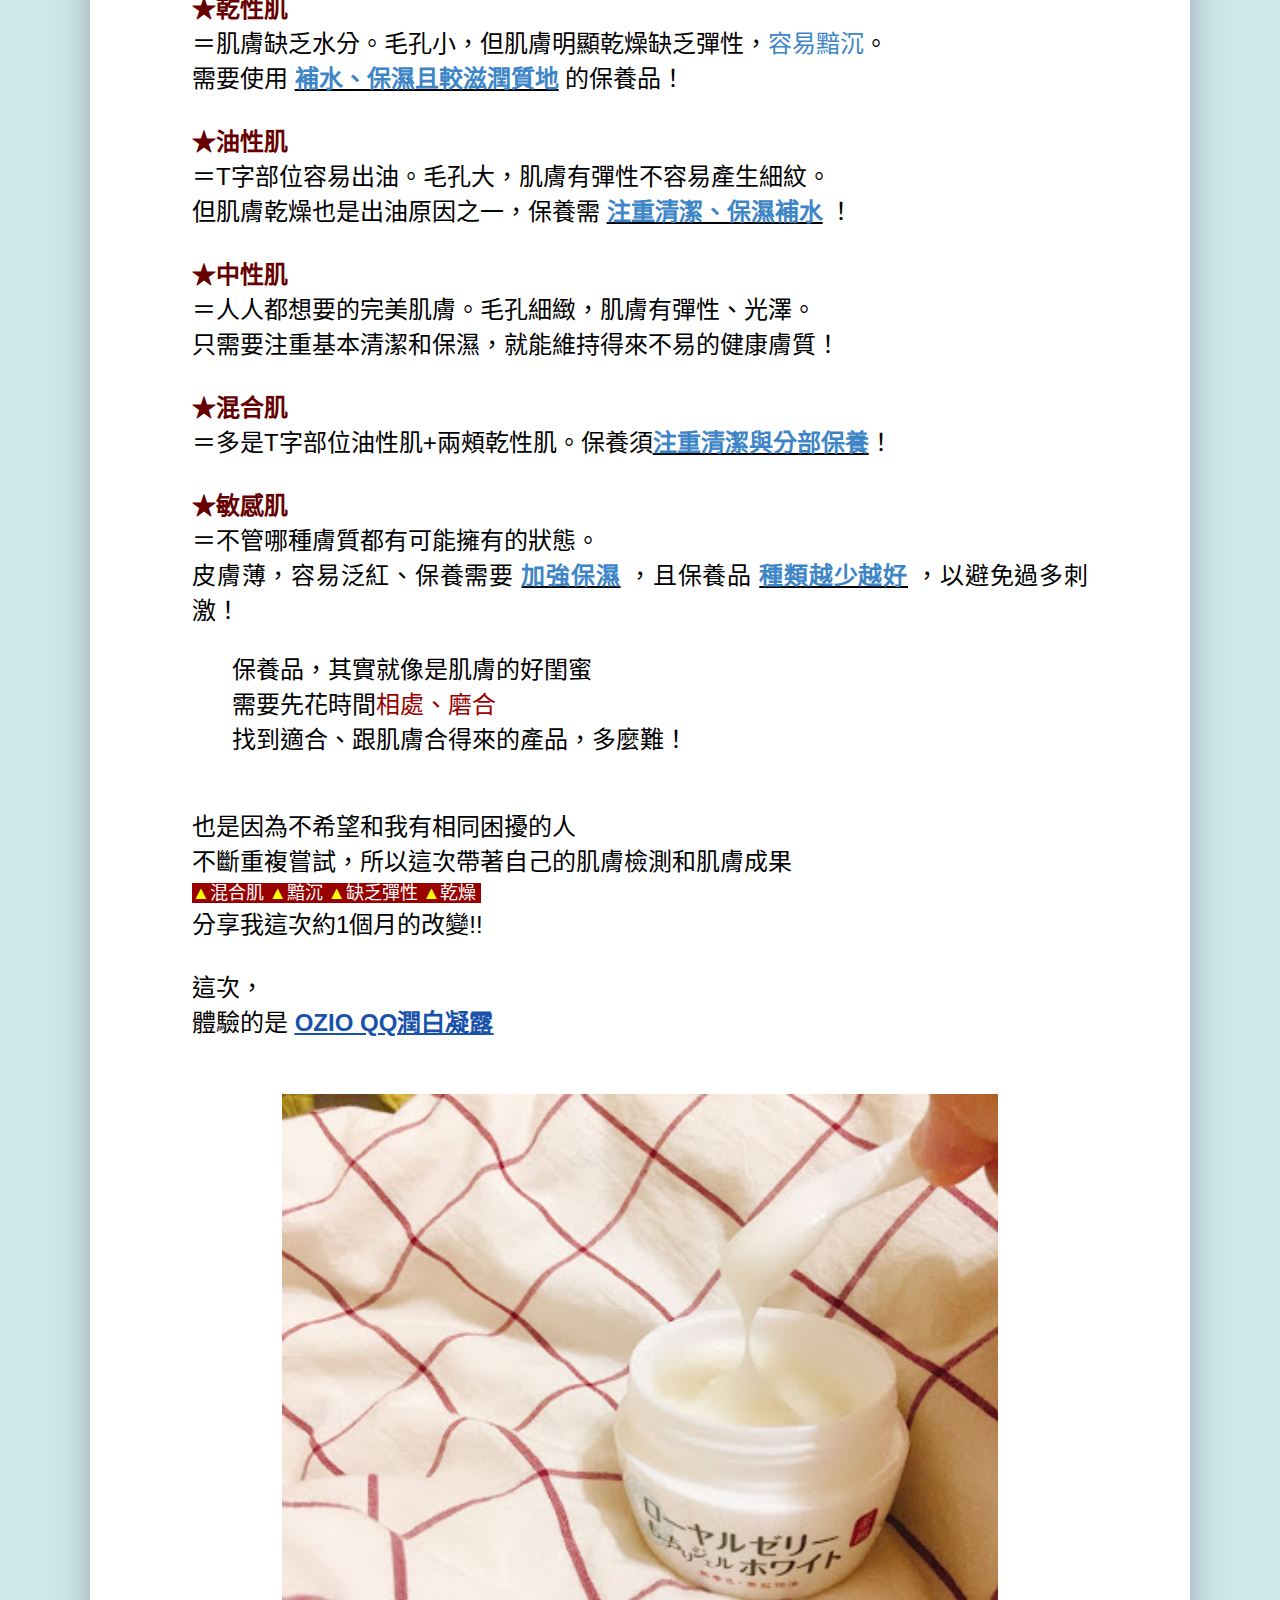
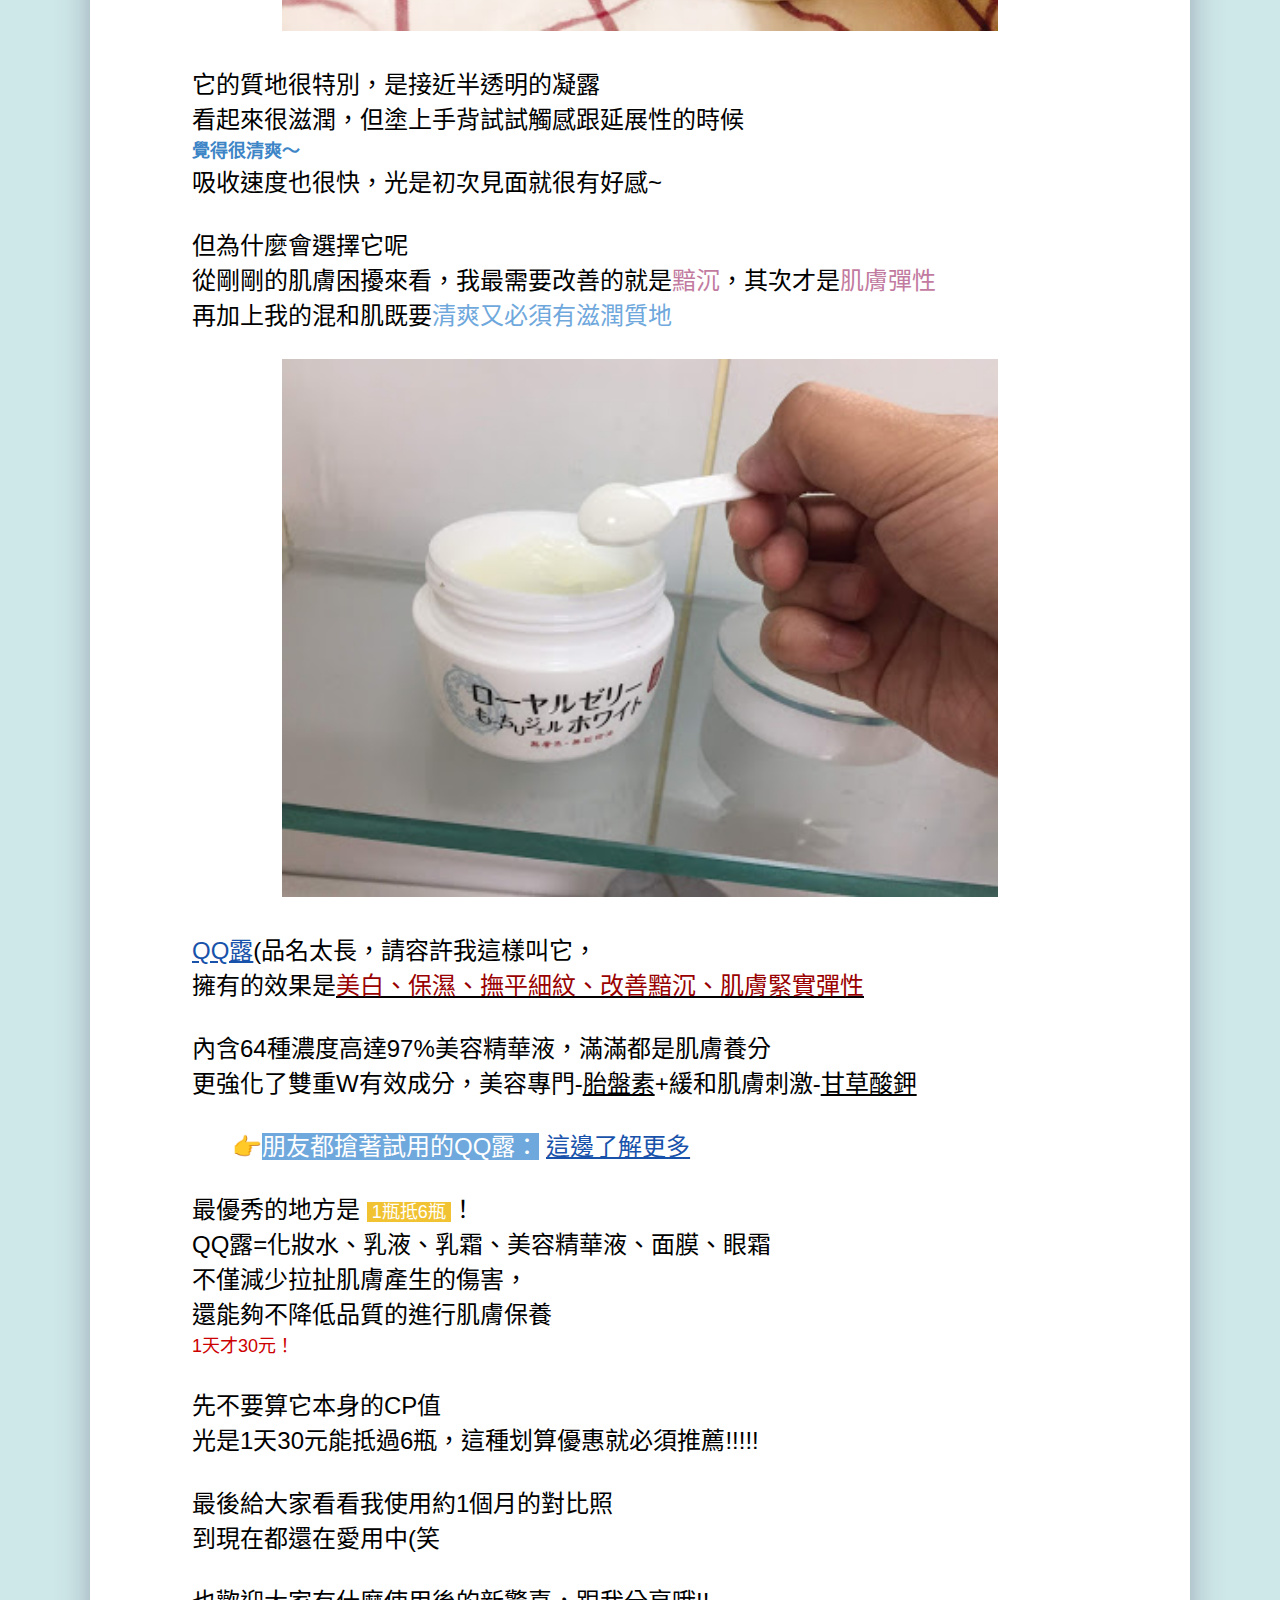
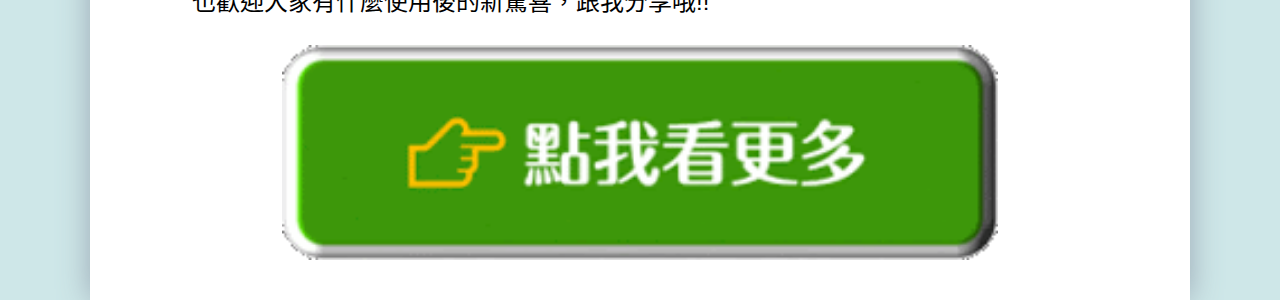
<file: skincarebetter/index.html>
<!DOCTYPE html>
<html lang="zh-TW">
    <head>
        <meta charset="utf-8" />
        <title>[新舊包裝比一比]花耀肌SUNSTAR抗老、美白、彈潤全新升級了！使用美肌體驗組被燒到了~年輕關鍵就靠它♥</title>
        <meta name="viewport" content="width=device-width, user-scalable=no, initial-scale=1, maximum-scale=1" />
        <meta name="format-detection" content="telephone=no" />
        <meta name="description" content="一直以來都是SUNSTAR的愛用者，這次還搶先收到全新升級的消息，超興奮的！先在網路上買了這體驗組，沒想到效果比之前好！" />
        <meta name="keyword" content="SUNSTAR,小橘露,煥膚超導活膚露,花耀肌,美白,抗老,細紋,斑點" />
        <link rel="stylesheet" href="assets/css/style.css" />
     <!-- Google Tag Manager -->
        <script>(function(w,d,s,l,i){w[l]=w[l]||[];w[l].push({'gtm.start':
                new Date().getTime(),event:'gtm.js'});var f=d.getElementsByTagName(s)[0],
            j=d.createElement(s),dl=l!='dataLayer'?'&l='+l:'';j.async=true;j.src=
            'https://www.googletagmanager.com/gtm.js?id='+i+dl;f.parentNode.insertBefore(j,f);
        })(window,document,'script','dataLayer','GTM-MTNXFDF');</script>
        <!-- End Google Tag Manager -->
    </head>
    <body>
    <!-- Google Tag Manager (noscript) -->
    <noscript><iframe src="https://www.googletagmanager.com/ns.html?id=GTM-MTNXFDF"
                      height="0" width="0" style="display:none;visibility:hidden"></iframe></noscript>
    <!-- End Google Tag Manager (noscript) -->
        <div id="CP">
            <div id="inner">
                <div class="part">
                    <p class="title_top">在談保養之前，檢視自己的肌膚才是首要步驟!</p>
                    <p>8月 27, 2019</p>
                </div>

                <div class="part">
                    <span style="background-color: #e06666;"><u>_________________________________________________________________________________</u></span><br />
                    <br />
                    <span>大家，會不會常有這種困擾</span><br />
                    <span>網路上資訊太多</span><br />
                    <span>常有<b>「換季最該注意的肌膚問題」</b>或是</span><br />
                    <span><b>「OO已經退流行!現在XX才是王道」</b>這種文章</span><br />
                    <div class="separator" style="clear: both; text-align: center;">
                        <img border="0" data-original-height="1098" data-original-width="1600" height="273" src="assets/images/s.jpg" width="400" />
                    </div>

                    <div class="separator" style="clear: both; text-align: center;"></div>
                    <br />
                    <span>當然這些文章裡面都有分析</span><br />
                    <span>但是，要怎麼分辨哪些才是真的能<span style="color: #0b5394;">挽救肌膚問題</span>的方法呢?</span><br />
                    <span>
                        <span><br /></span>
                        <span style="font-size: large;">
                            <span style="background-color: #8e7cc3;">&nbsp; &nbsp; &nbsp; &nbsp;<span style="color: white;">1.&nbsp;</span>&nbsp; &nbsp; &nbsp;</span>
                            <span style="background-color: #d9d2e9;">&nbsp; &nbsp; &nbsp; &nbsp;<b>檢視自己肌膚困擾&nbsp; &nbsp; &nbsp; &nbsp;</b></span>
                        </span>
                    </span>
                    <br />
                    <span>
                        <span><br /></span> <span>對症下藥，需要先做的就是找到問題點，一次解決到位！</span>
                    </span>
                    <br />
                    <span>
                        <span><br /></span>
                        <span><span style="color: #990000;">▲黯沉 ▲毛孔 ▲膚色不均 ▲緊實度不足&nbsp;</span><span style="color: #990000;">▲細紋 ▲缺乏彈性 ▲肌膚乾燥&nbsp;&nbsp;</span></span>
                    </span>
                    <br />
                    <span>
                        <span><br /></span>
                    </span>
                    <span><span>隨著年齡增長，以上問題或多或少都會浮現，</span></span><span>也越來越難輕鬆解決...</span><br />
                    <span>常常因為這樣，需要長期時間和金錢，</span><span>購入各種<span style="color: #e69138;">「對症下藥」</span>的保養品。</span><br />
                    <blockquote class="tr_bq">
                        <span>
                            <span>但是經過多重工序的保養，<span style="color: #a64d79;">反覆拉扯肌膚</span></span>
                        </span>
                        <span>其實才是產生細紋的推手！</span>
                    </blockquote>
                    <span>所以，找出自己最想、最該解決的困擾，才是真正「對症下藥」的捷徑！</span><br />
                    <span>
                        <span><br /></span>
                        <span>
                            <span style="background-color: #8e7cc3; font-size: large;">&nbsp; &nbsp; &nbsp; &nbsp;<span style="color: white;">2.&nbsp;</span>&nbsp; &nbsp; &nbsp;</span>
                            <span style="background-color: #d9d2e9; font-size: large;">&nbsp; &nbsp; &nbsp; &nbsp; &nbsp;<b>檢視自己的膚質&nbsp; &nbsp; &nbsp; &nbsp; &nbsp;</b></span>
                        </span>
                    </span>
                    <br />
                    <blockquote class="tr_bq">
                        <span><span>臉部，一直都是最顯眼，且需要特別呵護的肌膚。</span></span>
                        <span><span>所以塗抹在臉上的保養品，更是不能輕忽！</span></span>必須了解自己的膚質，才能不走冤枉路！
                    </blockquote>
                    <span style="color: #660000;"><b>★乾性肌</b></span><br />
                    ＝肌膚缺乏水分。毛孔小，但肌膚明顯乾燥缺乏彈性，<span style="color: #3d85c6;">容易黯沉</span>。<br />
                    需要使用
                    <b>
                        <u><span style="color: #3d85c6;">補水、保濕且較滋潤質地</span></u>
                    </b>
                    的保養品！<br />
                    <br />
                    <span style="color: #660000;"><b>★油性肌</b></span><br />
                    ＝T字部位容易出油。毛孔大，肌膚有彈性不容易產生細紋。<br />
                    但肌膚乾燥也是出油原因之一，保養需
                    <b>
                        <u><span style="color: #3d85c6;">注重清潔、保濕補水</span></u>
                    </b>
                    ！<br />
                    <br />
                    <span style="color: #660000;"><b>★中性肌</b></span><br />
                    ＝人人都想要的完美肌膚。毛孔細緻，肌膚有彈性、光澤。<br />
                    只需要注重基本清潔和保濕，就能維持得來不易的健康膚質！<br />
                    <br />
                    <span style="color: #660000;"><b>★混合肌</b></span><br />
                    ＝多是T字部位油性肌+兩頰乾性肌。保養須<u style="font-weight: bold;"><span style="color: #3d85c6;">注重清潔與分部保養</span></u>！<br />
                    <br />
                    <span style="color: #660000;"><b>★敏感肌</b></span><br />
                    ＝&#8203;不管哪種膚質都有可能擁有的狀態。<br />
                    皮膚薄，容易泛紅、保養需要
                    <b>
                        <u><span style="color: #3d85c6;">加強保濕</span></u>
                    </b>
                    ，且保養品
                    <b>
                        <u><span style="color: #3d85c6;">種類越少越好</span></u>
                    </b>
                    ，以避免過多刺激！<br />
                    <blockquote class="tr_bq">
                        保養品，其實就像是肌膚的好閨蜜<br />
                        需要先花時間<span style="color: #990000;">相處、磨合</span><br />
                        找到適合、跟肌膚合得來的產品，多麼難！
                    </blockquote>
                    <br />
                    也是因為不希望和我有相同困擾的人<br />
                    不斷重複嘗試，所以這次帶著自己的肌膚檢測和肌膚成果<br />
                    <span style="background-color: #990000; color: yellow; font-size: large;">▲</span><span style="background-color: #990000; color: white; font-size: large;">混合肌 </span>
                    <span style="background-color: #990000; color: yellow; font-size: large;">▲</span><span style="background-color: #990000; color: white; font-size: large;">黯沉 </span>
                    <span style="background-color: #990000; color: yellow; font-size: large;">▲</span><span style="background-color: #990000; color: white; font-size: large;">缺乏彈性 </span>
                    <span style="background-color: #990000; color: yellow; font-size: large;">▲</span><span style="background-color: #990000; color: white; font-size: large;">乾燥&nbsp;</span><br />
                    分享我這次約1個月的改變!!<br />
                    <br />
                    這次，<br />
                    體驗的是
                    <u>
                        <b><a target="_blank" rel="nofollow" href="https://www.ozioproduct01.com/white/lp01/?pastr=QQ">OZIO QQ潤白凝露</a></b>
                    </u>
                    <br />
                    <u><br /></u>
                    <br />
                    <div class="separator" style="clear: both; text-align: center;">
                        <img border="0" data-original-height="1201" data-original-width="1600" height="300" src="assets/images/2019924_191001_0018.jpg" width="400" />
                    </div>

                    <br />
                    它的質地很特別，是接近半透明的凝露<br />
                    看起來很滋潤，但塗上手背試試觸感跟延展性的時候<br />
                    <span style="color: #3d85c6; font-size: large;"><b>覺得很清爽～</b></span><br />
                    吸收速度也很快，光是初次見面就很有好感~<br />
                    <br />
                    但為什麼會選擇它呢<br />
                    從剛剛的肌膚困擾來看，我最需要改善的就是<span style="color: #c27ba0;">黯沉</span>，其次才是<span style="color: #c27ba0;">肌膚彈性</span><br />
                    再加上我的混和肌既要<span style="color: #6fa8dc;">清爽又必須有滋潤質地</span><br />
                    <br />
                    <div class="separator" style="clear: both; text-align: center;">
                        <img border="0" data-original-height="1201" data-original-width="1600" height="300" src="assets/images/2019101_191001_0011_0.jpg" width="400" />
                    </div>

                    <br />
                    <a target="_blank" rel="nofollow" href="https://www.ozioproduct01.com/white/lp01/?pastr=QQ2">QQ露</a>(品名太長，請容許我這樣叫它，<br />
                    擁有的效果是<u><span style="color: #990000;">美白、保濕、撫平細紋、改善黯沉、肌膚緊實彈性</span></u><br />
                    <br />
                    內含64種濃度高達97%美容精華液，滿滿都是肌膚養分<br />
                    更強化了雙重W有效成分，美容專門-<u>胎盤素</u>+緩和肌膚刺激-<u>甘草酸鉀</u><br />
                    <br />
                    <div style="text-align: left;">
                        &nbsp; &nbsp; &nbsp; 👉<span style="background-color: #6fa8dc; color: white;">朋友都搶著試用的QQ露：</span>
                        <u><a target="_blank" rel="nofollow" href="https://www.ozioproduct01.com/white/lp01/?pastr=knowmore" pastr="QQfriend">這邊了解更多</a></u>
                    </div>
                    <br />
                    最優秀的地方是&nbsp;<span style="background-color: #f1c232; color: white; font-size: large;">&nbsp;1瓶抵6瓶&nbsp;</span>！<br />
                    QQ露=化妝水、乳液、乳霜、美容精華液、面膜、眼霜<br />
                    不僅減少拉扯肌膚產生的傷害，<br />
                    還能夠不降低品質的進行肌膚保養<br />
                    <span style="color: #cc0000; font-size: large;">1天才30元！</span><br />
                    <br />
                    先不要算它本身的CP值<br />
                    光是1天30元能抵過6瓶，這種划算優惠就必須推薦!!!!!<br />
                    <br />
                    最後給大家看看我使用約1個月的對比照<br />
                    到現在都還在愛用中(笑<br />
                    <br />
                    也歡迎大家有什麼使用後的新驚喜，跟我分享哦!!<br />
                    <br />
                    <div class="separator" style="clear: both; text-align: center;">
                        <a target="_blank" rel="nofollow" href="https://www.ozioproduct01.com/white/lp01/?pastr=">
                            <img border="0" data-original-height="195" data-original-width="651" height="95" src="assets/images/a.gif" width="320" />
                        </a>
                    </div>
                </div>
            </div>
        </div>
    </body>
</html>
</file>
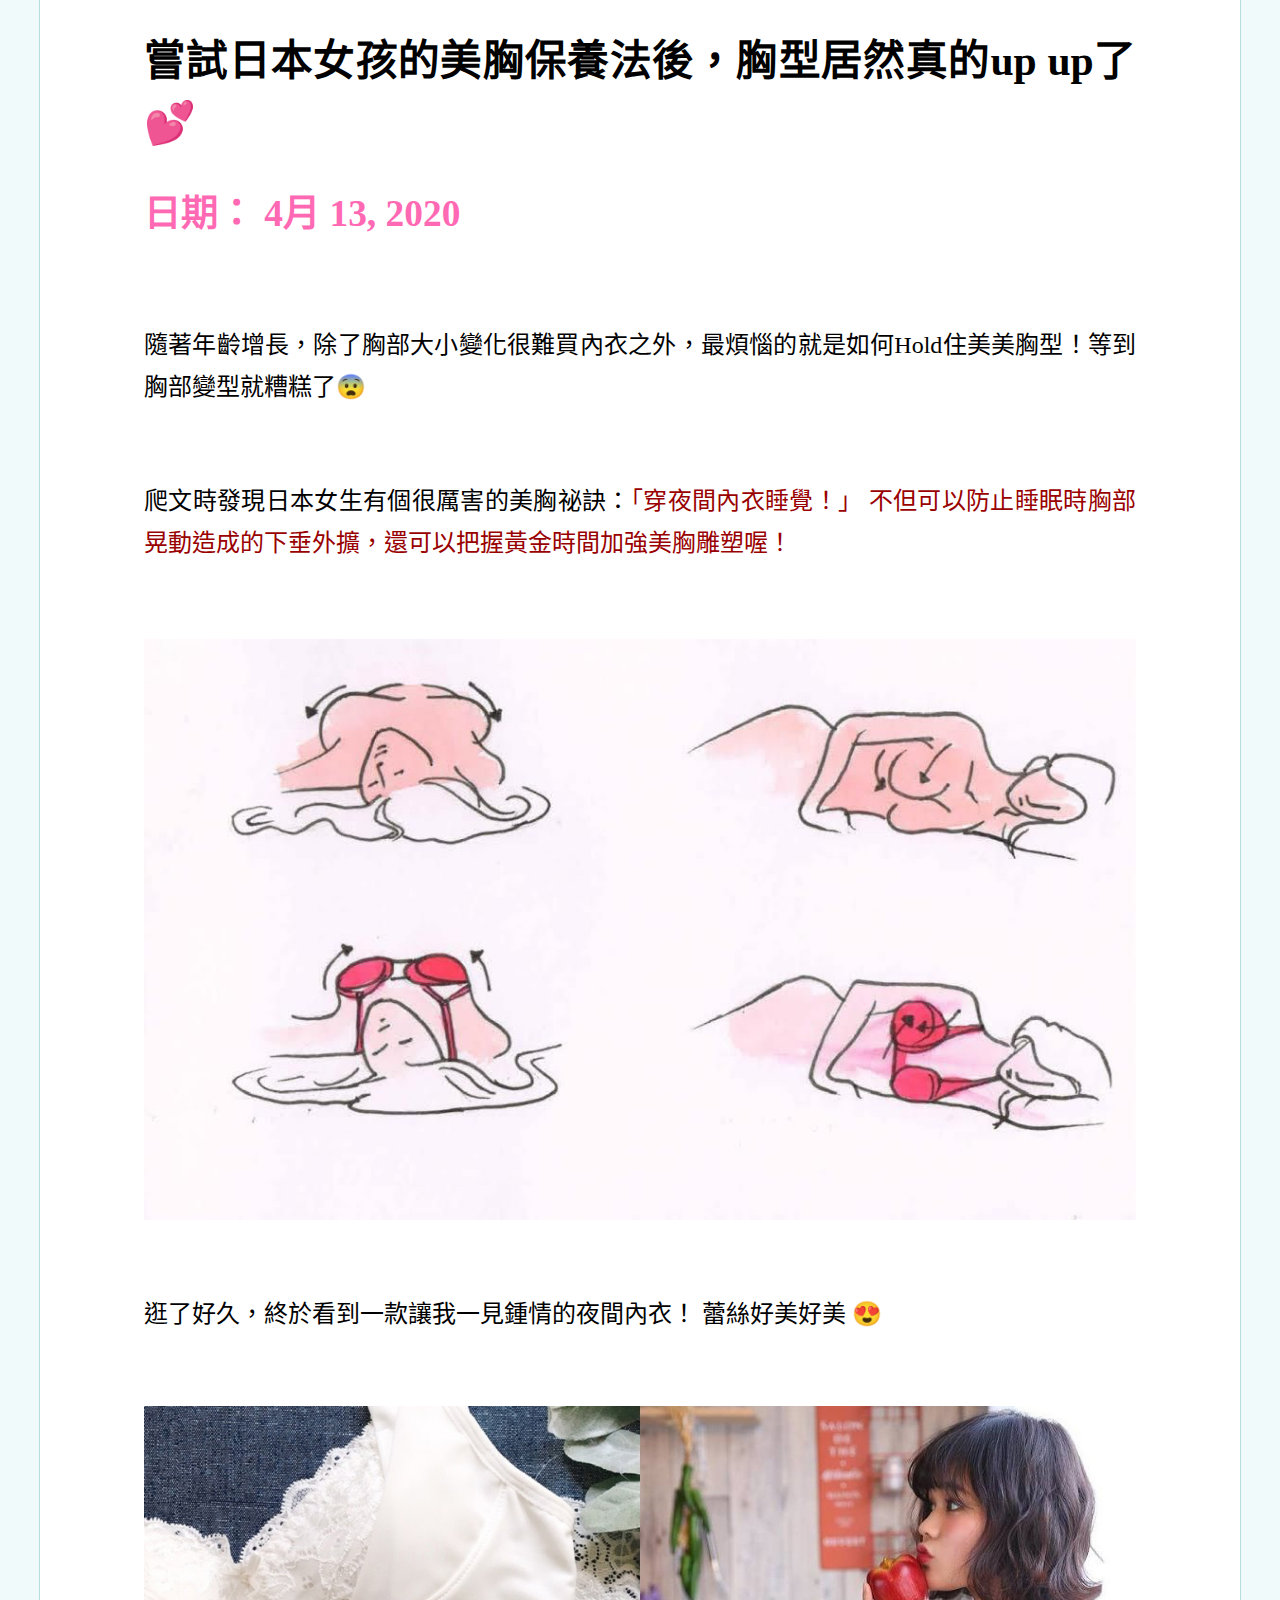
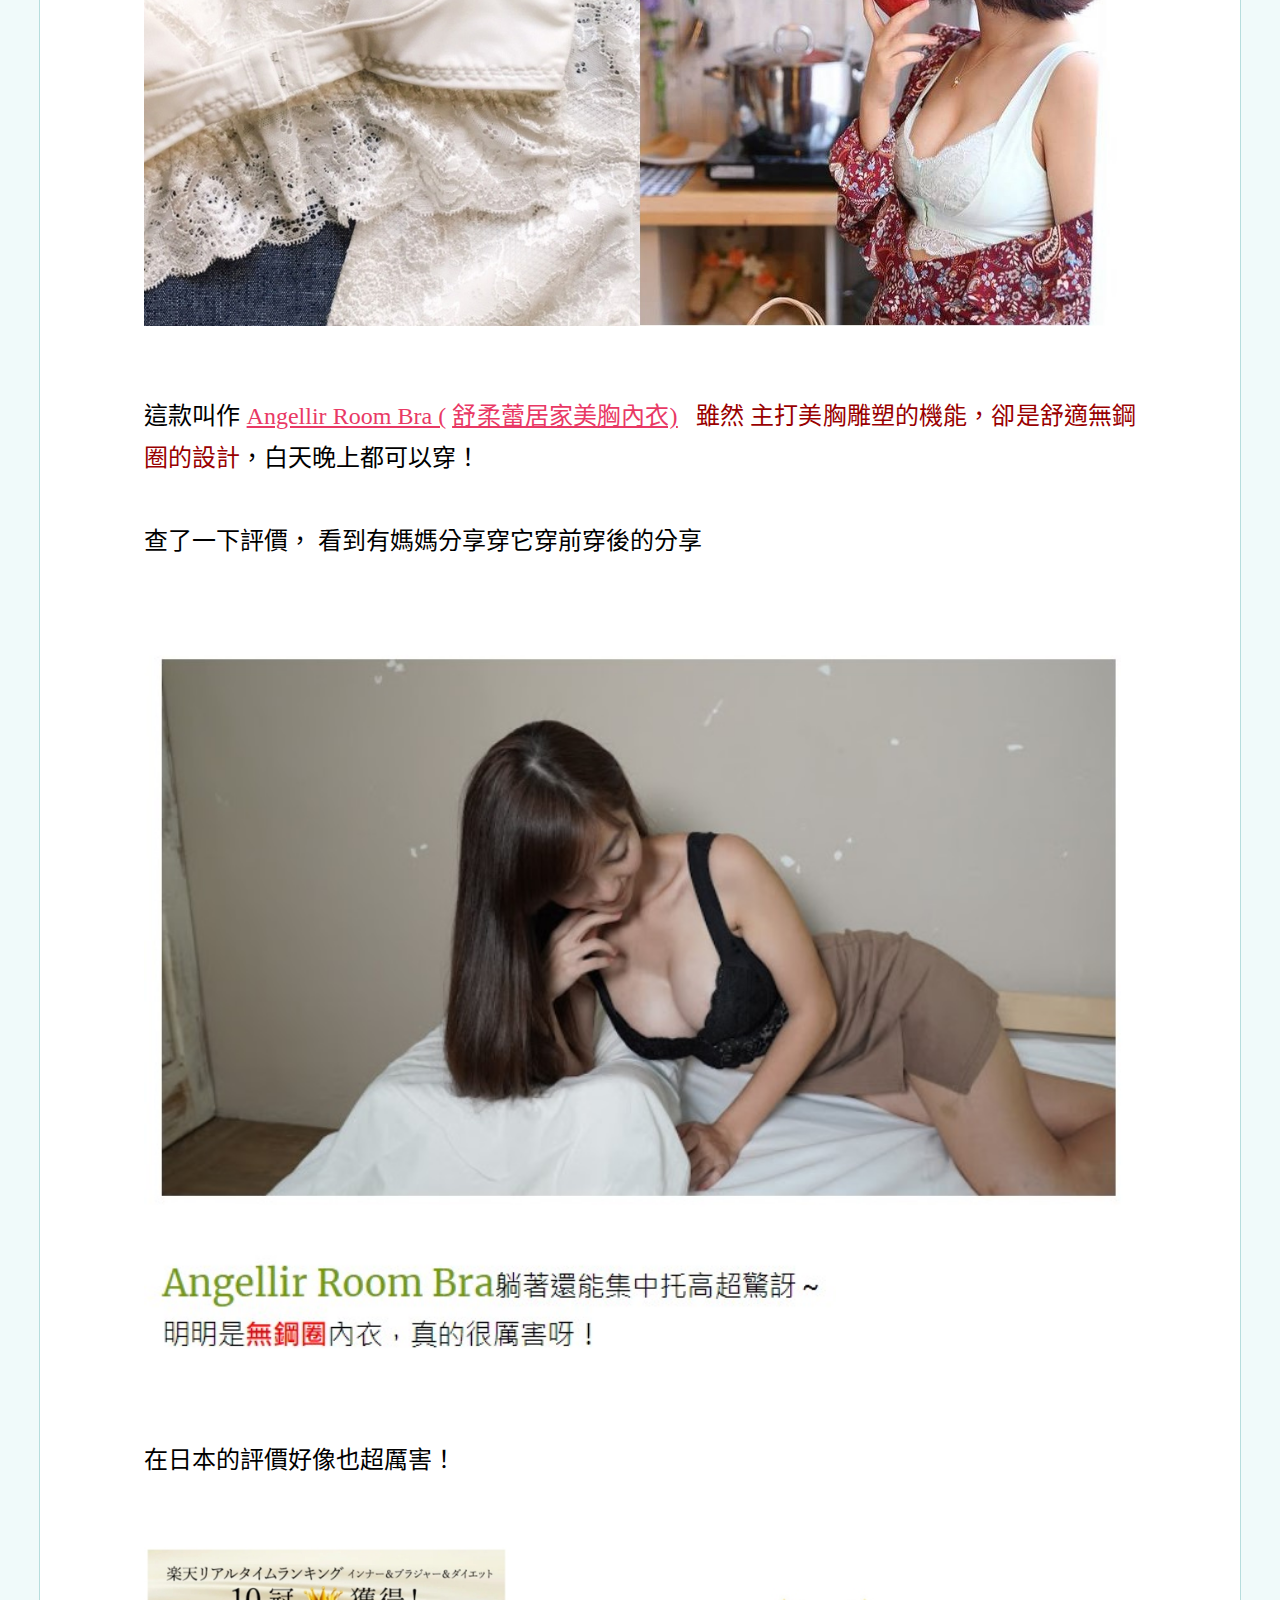
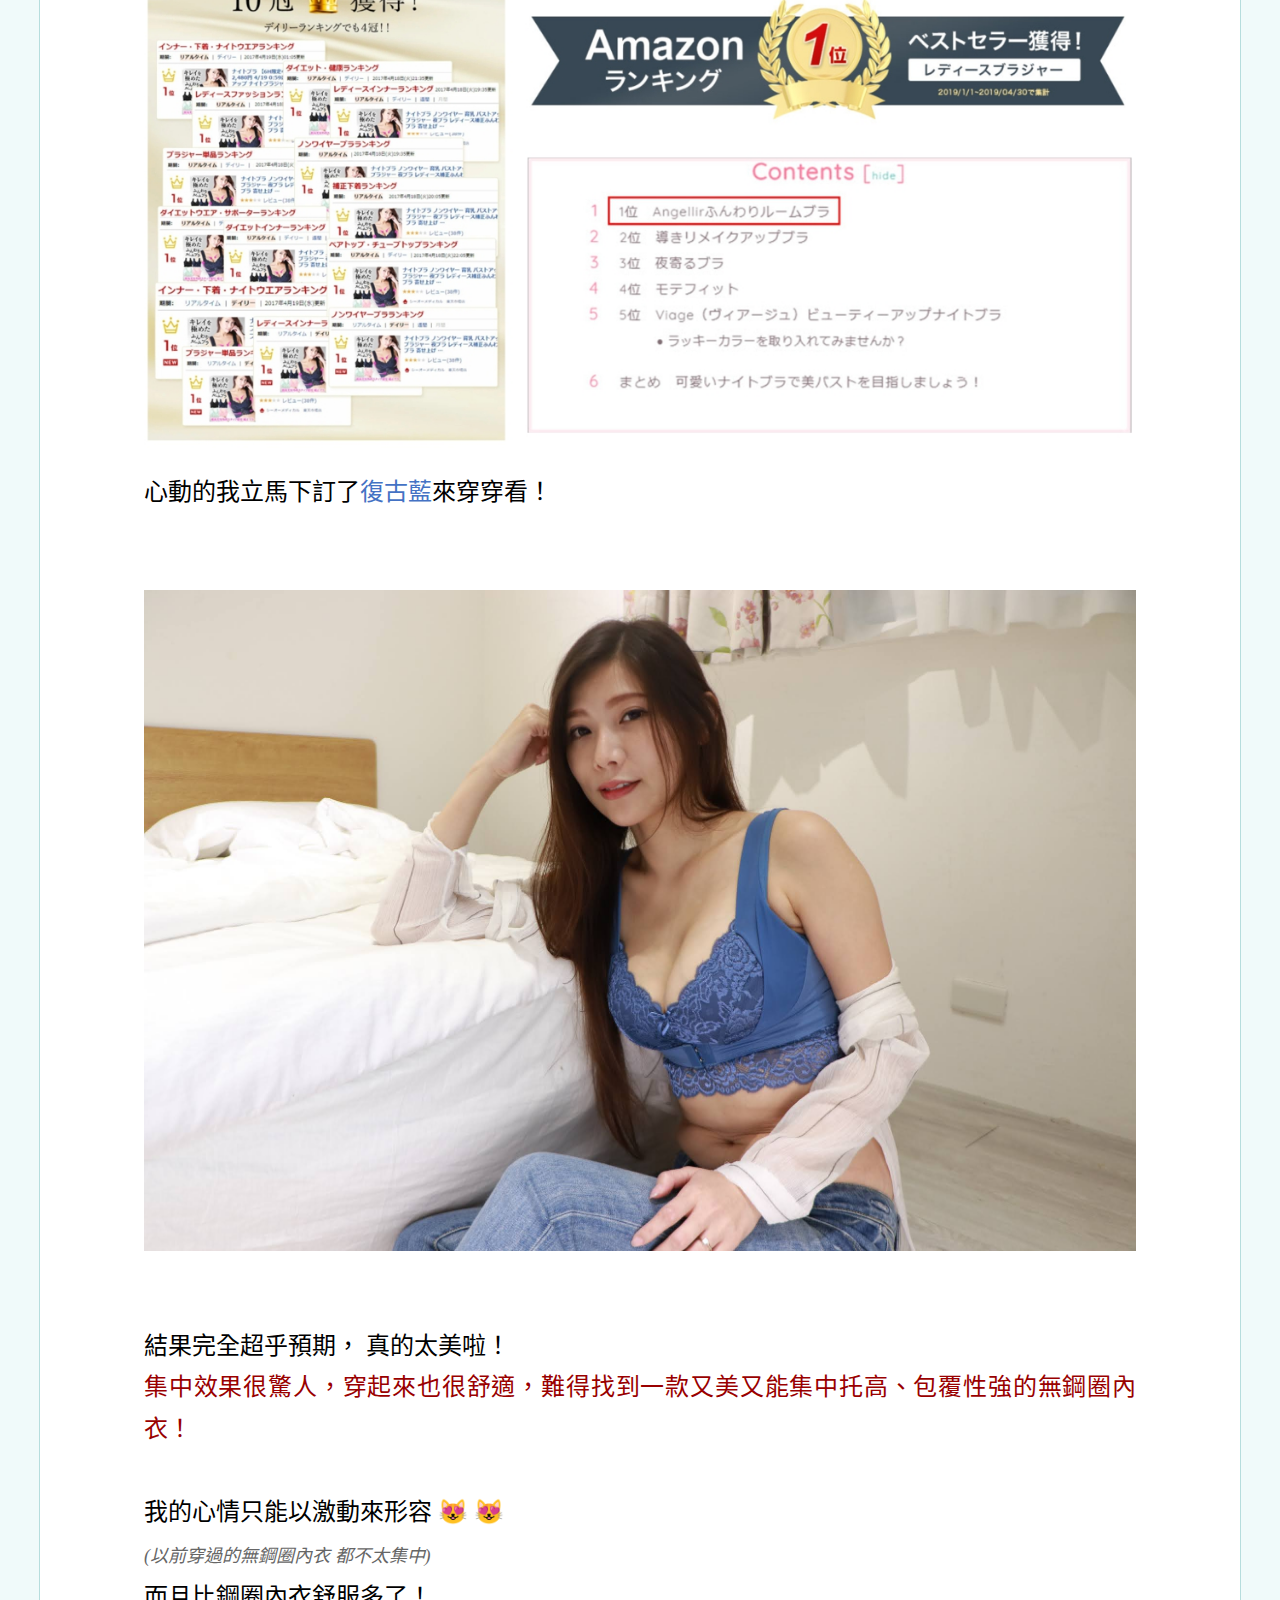
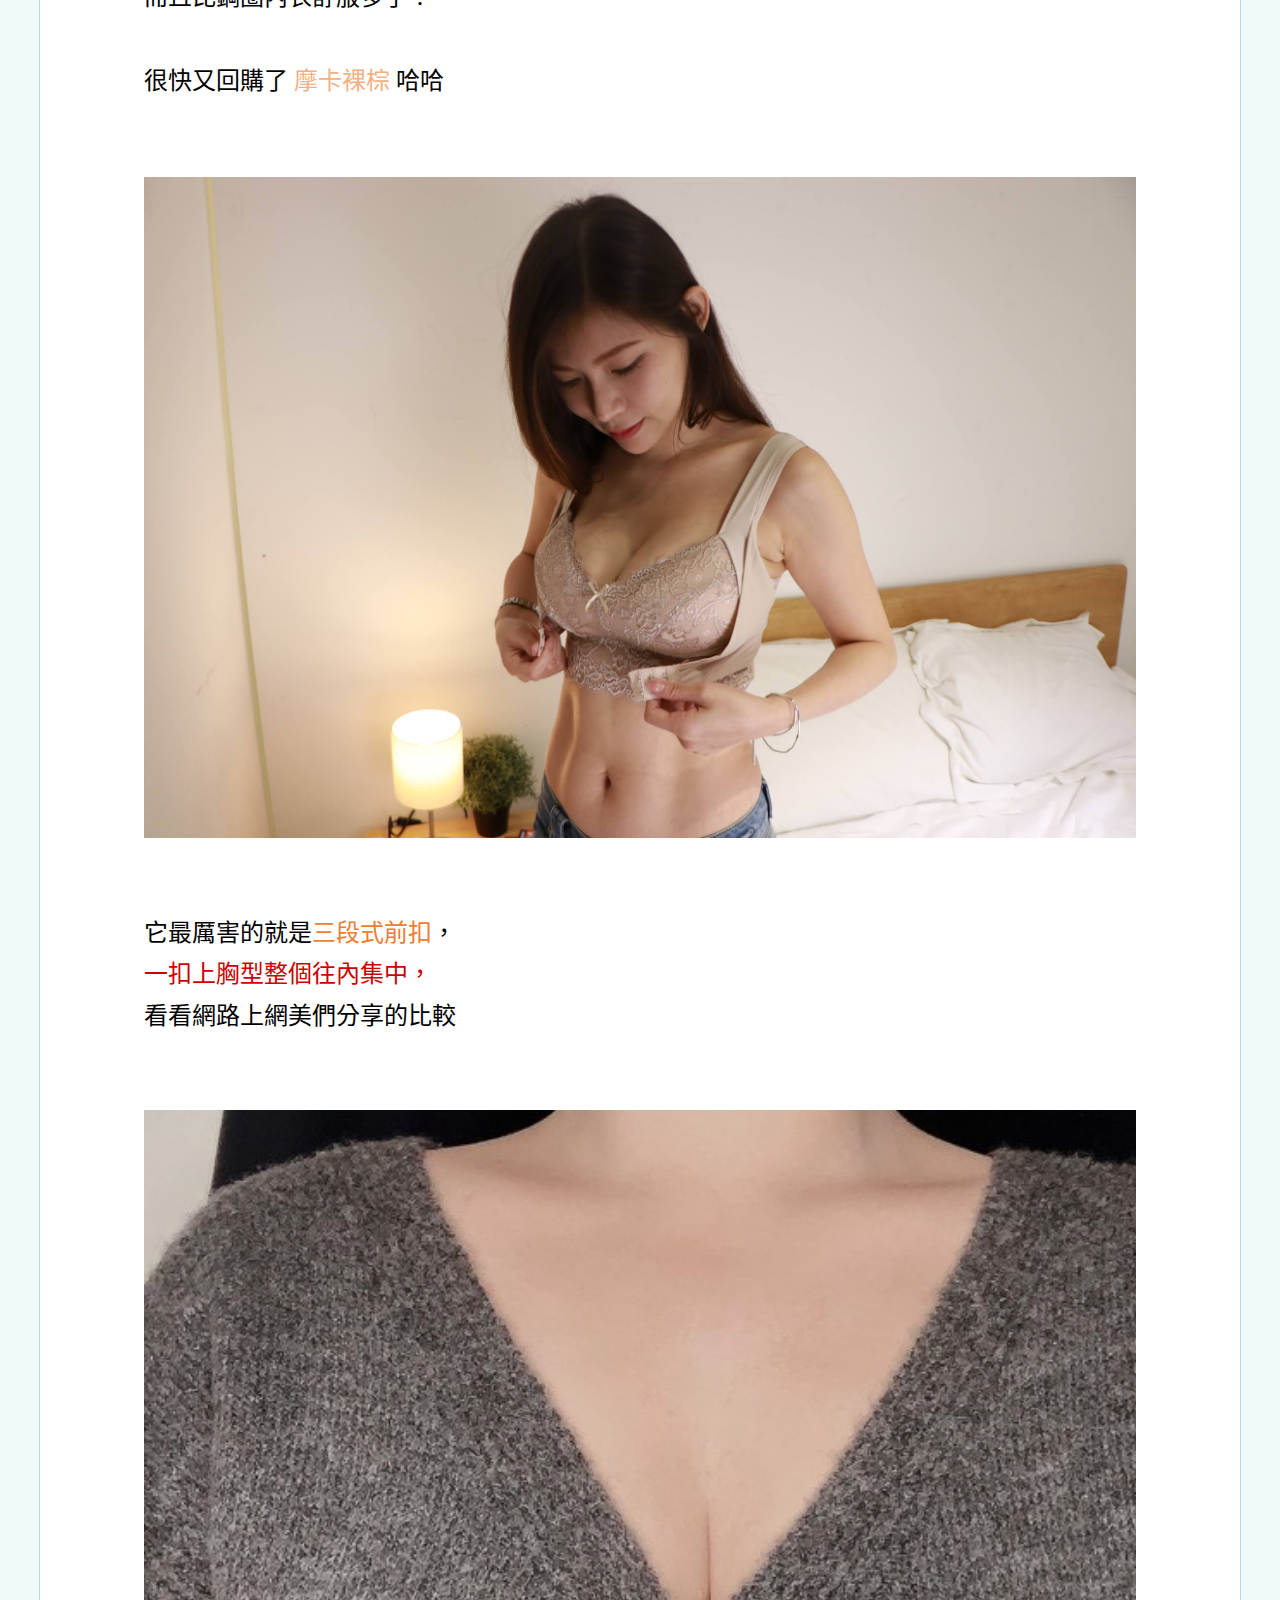
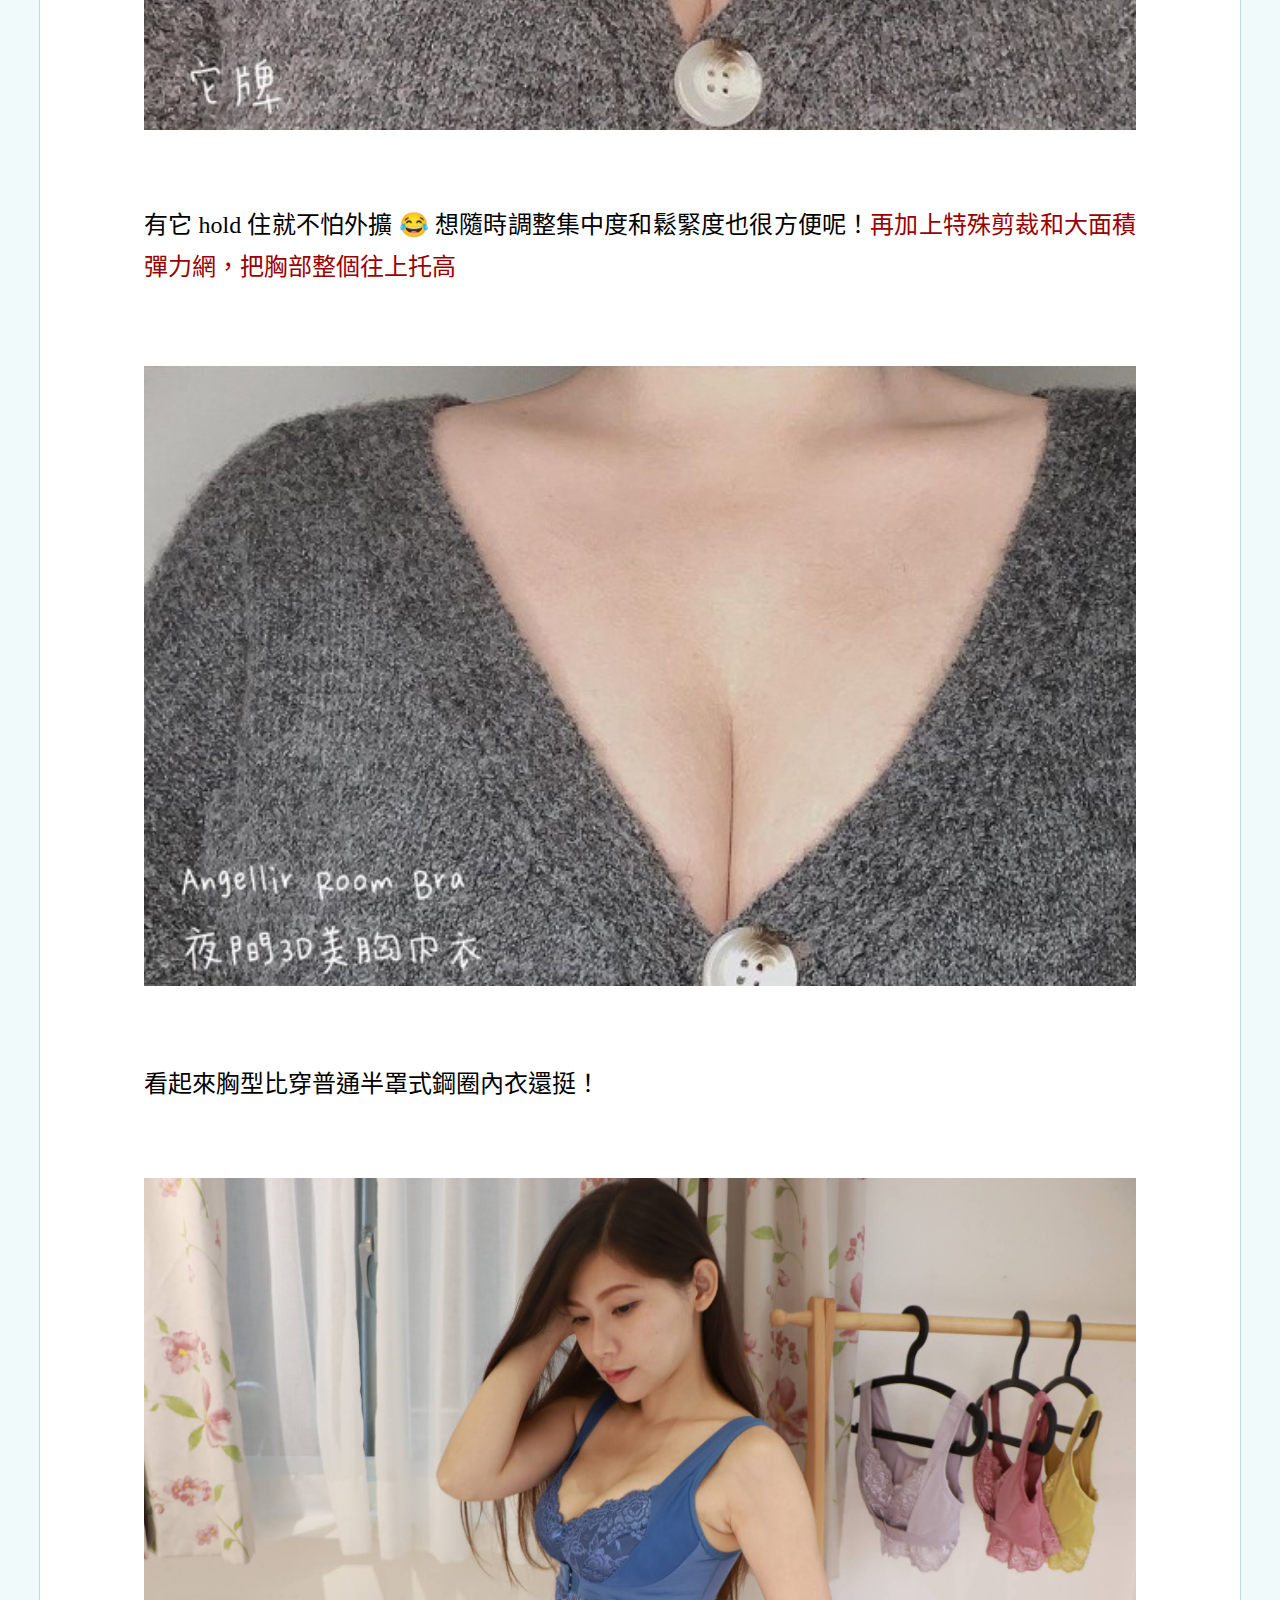
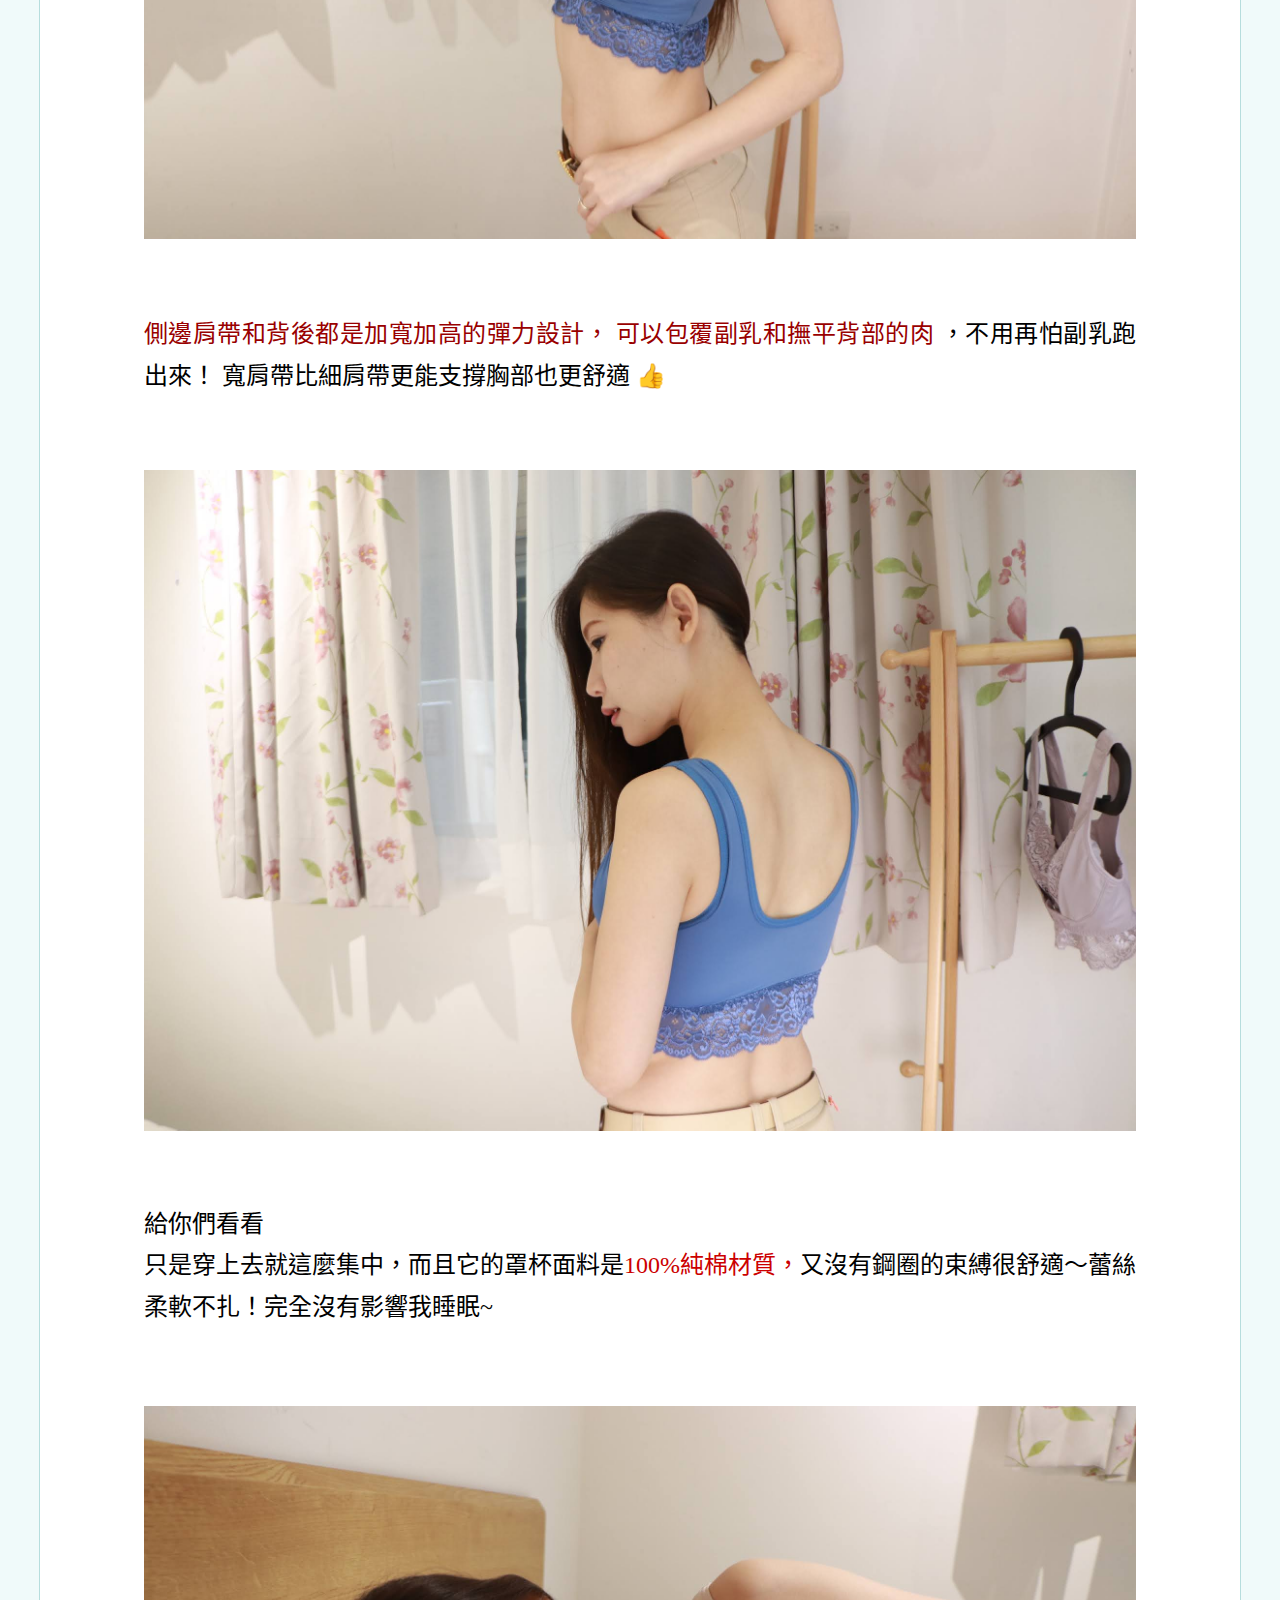
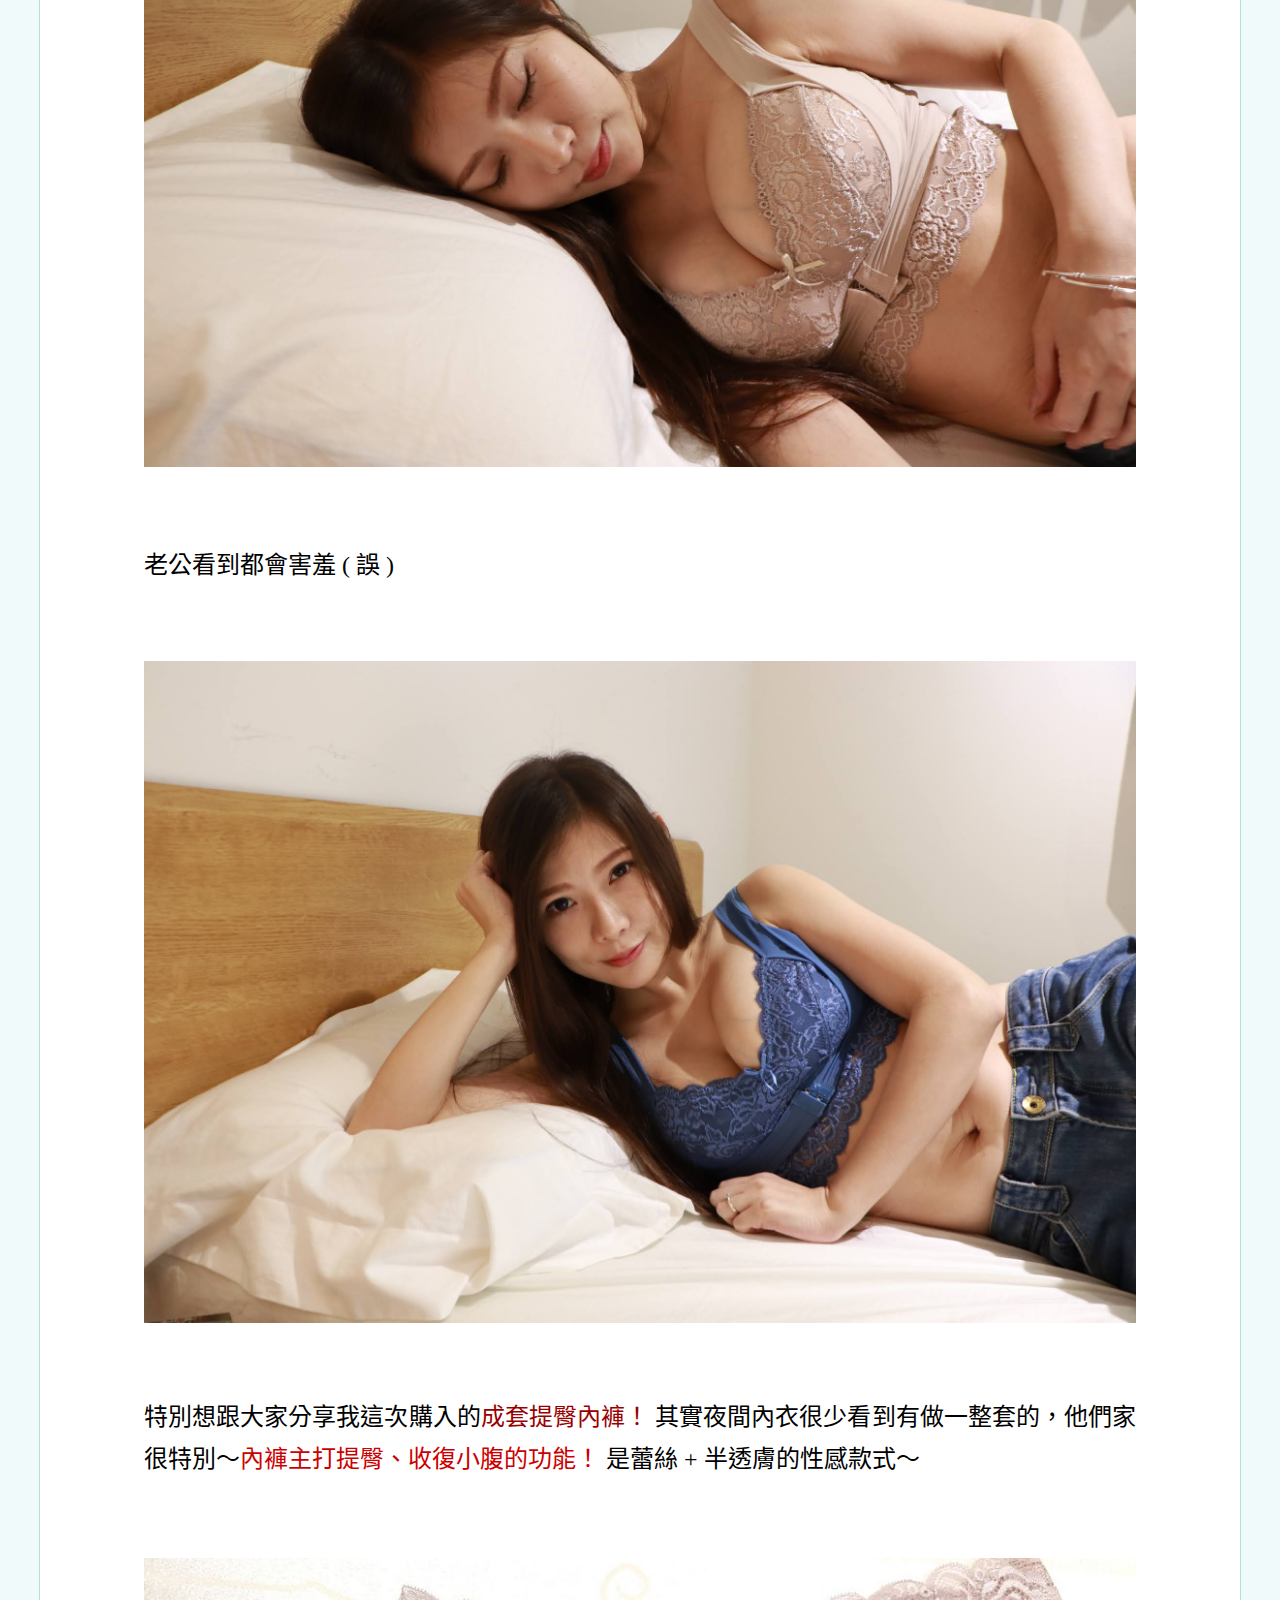
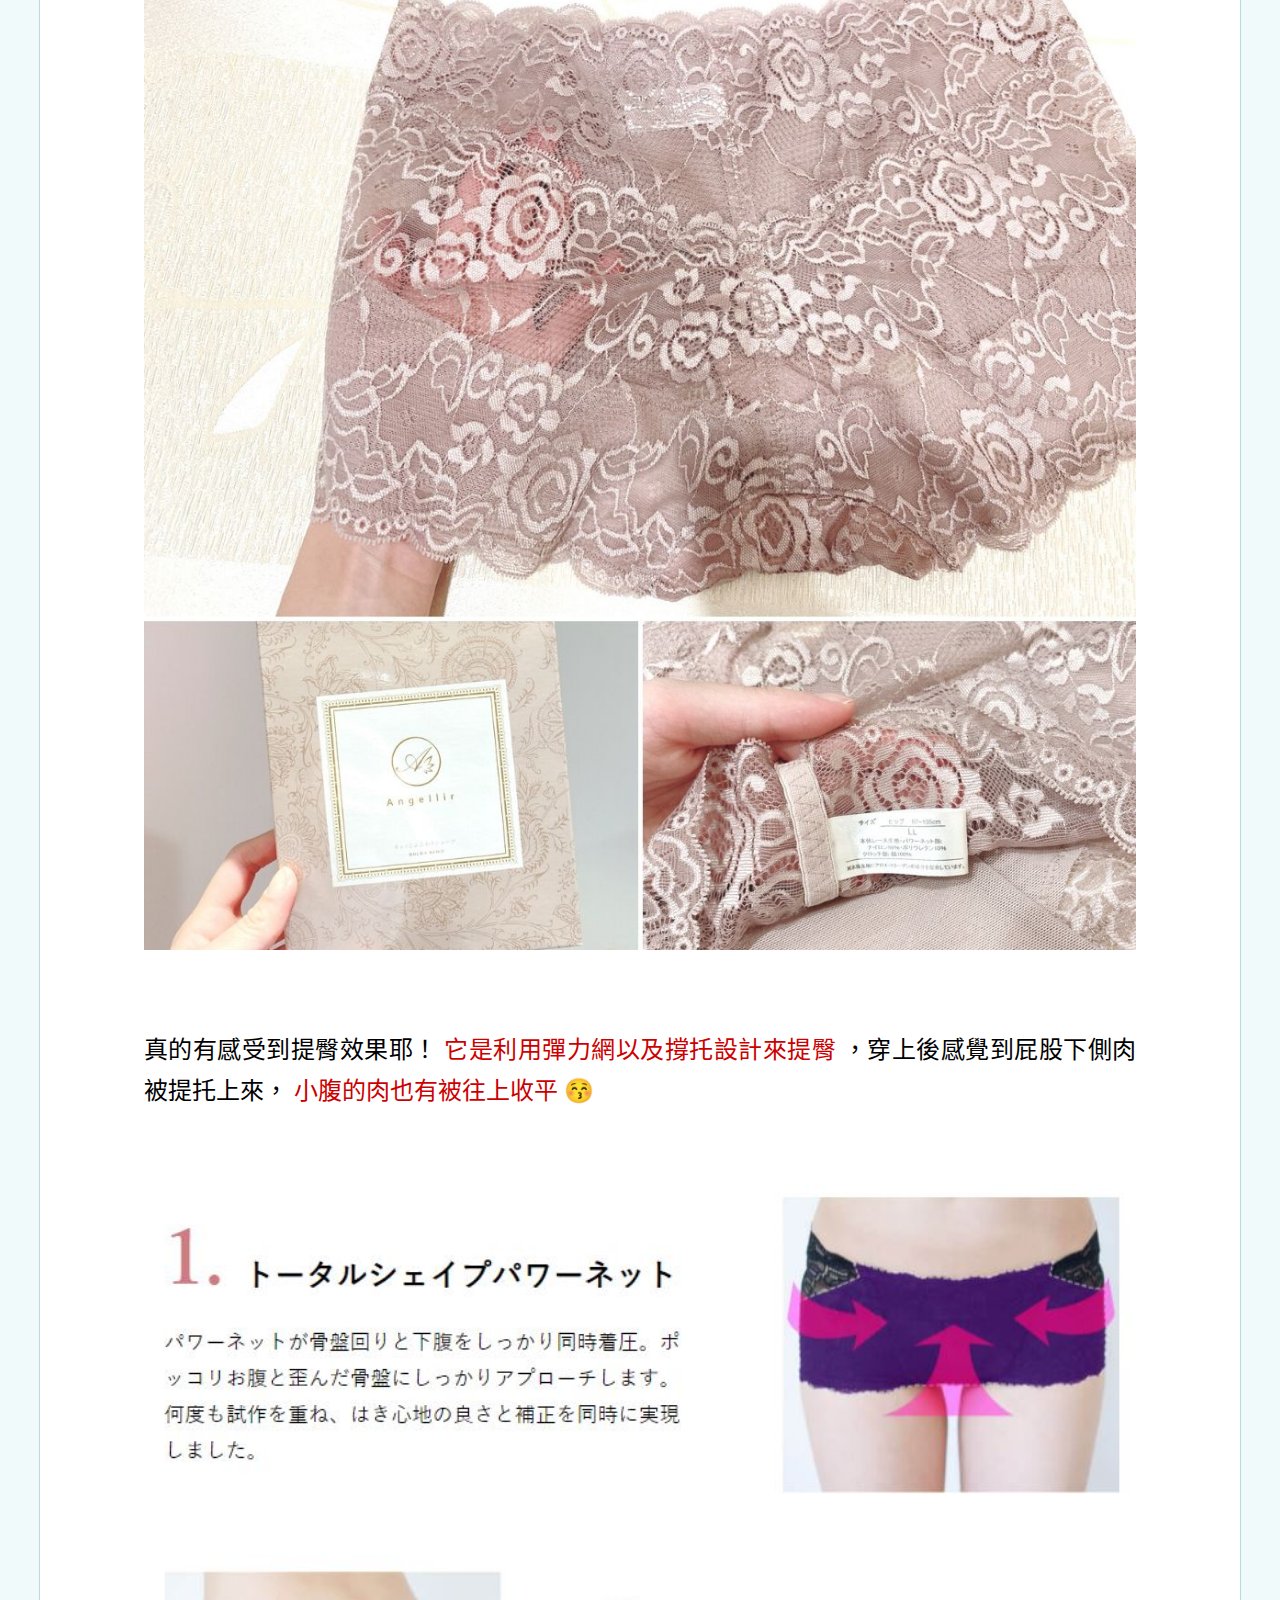
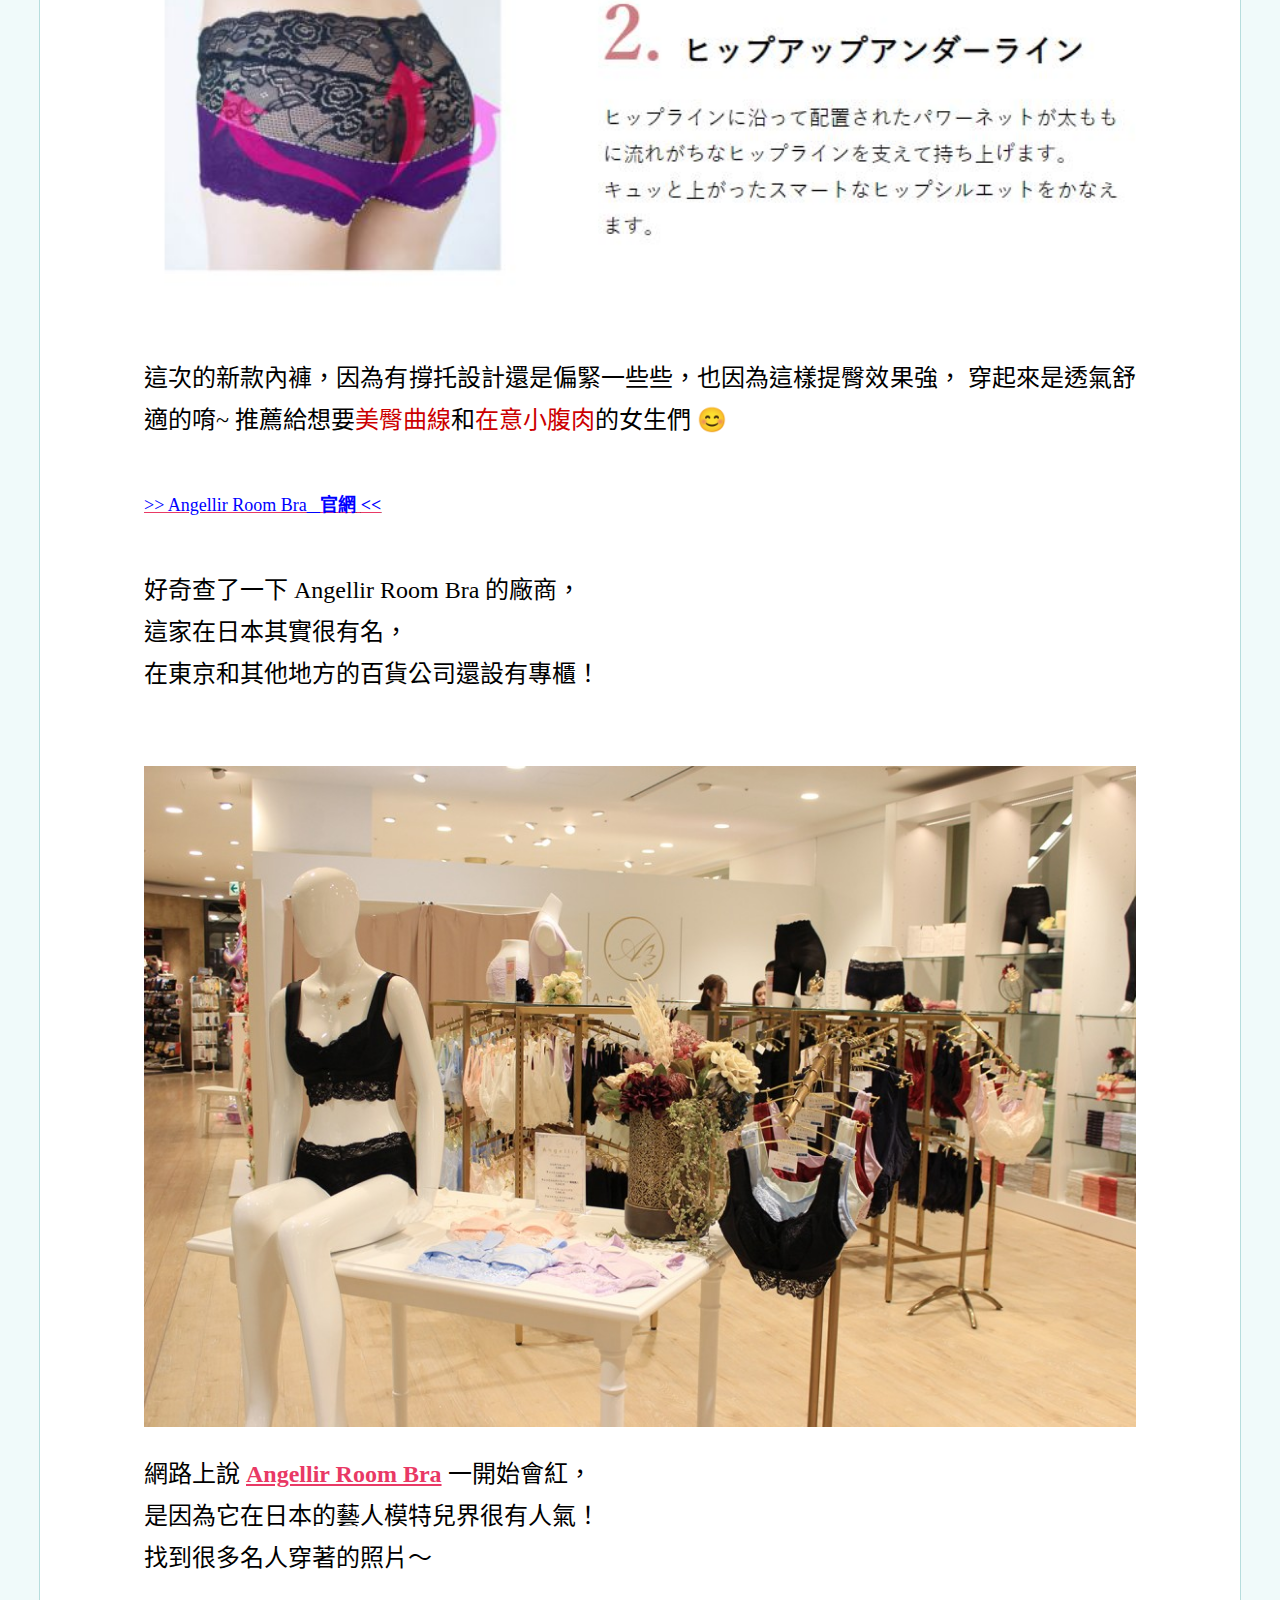
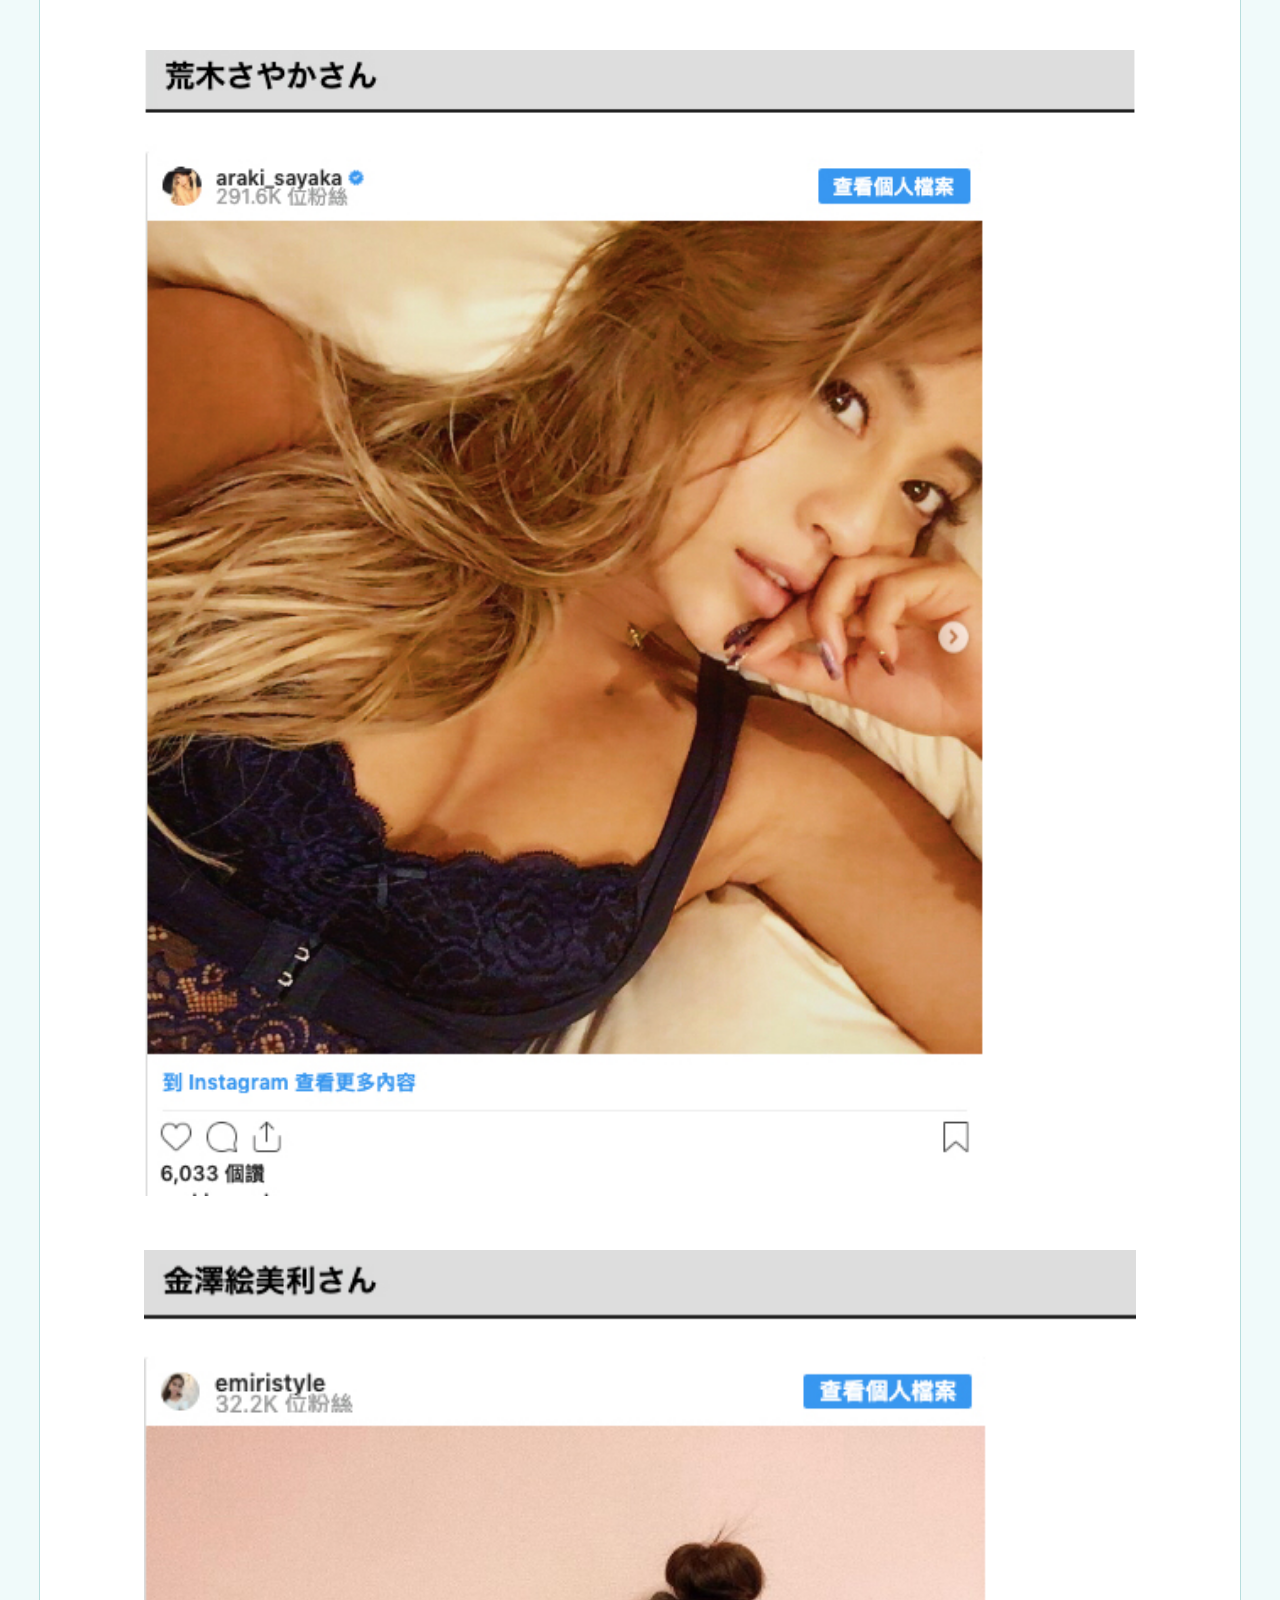
<file: thetrendtw/index.html>
<!doctype html>
<html lang="zh-TW">

<head>
    <meta charset="utf-8">
    <title>嘗試日本女孩的美胸保養法後，胸型居然真的up up了💕</title>

    <meta name="viewport" content="width=device-width, user-scalable=no, initial-scale=1, maximum-scale=1">
    <meta name="format-detection" content="telephone=no">
    <meta name="description" content="日本女生有個很厲害的美胸祕訣：「穿夜間內衣睡覺！」">
    <meta name="keyword" content="夜間內衣評價/夜間內衣/angellir/angellir room bra/room bra/晚安內衣/夜寢內衣/睡覺內衣/日本內衣/日本夜間內衣/ angellir評價">
    <link rel="stylesheet" type="text/css" href="assets/css/style.css">

    <!--字體-->
    <link href="https://fonts.googleapis.com/css2?family=Noto+Sans+TC:wght@300;400;500;700&family=Noto+Serif+TC:wght@700&display=swap" rel="stylesheet">
    <link href="https://fonts.googleapis.com/css2?family=Noto+Serif+TC:wght@700&display=swap" rel="stylesheet">
    <!--字體-->
    <!-- Google Tag Manager -->
    <script>(function(w,d,s,l,i){w[l]=w[l]||[];w[l].push({'gtm.start':
            new Date().getTime(),event:'gtm.js'});var f=d.getElementsByTagName(s)[0],
        j=d.createElement(s),dl=l!='dataLayer'?'&l='+l:'';j.async=true;j.src=
        'https://www.googletagmanager.com/gtm.js?id='+i+dl;f.parentNode.insertBefore(j,f);
    })(window,document,'script','dataLayer','GTM-WHJR2RL');</script>
    <!-- End Google Tag Manager -->
</head>

<body>
<!-- Google Tag Manager (noscript) -->
<noscript><iframe src="https://www.googletagmanager.com/ns.html?id=GTM-WHJR2RL"
                  height="0" width="0" style="display:none;visibility:hidden"></iframe></noscript>
<!-- End Google Tag Manager (noscript) -->
<div id="CP">
    <div id="inner">
        <div id="part">
            <div class="headline_1 headerT">嘗試日本女孩的美胸保養法後，胸型居然真的up up了💕
        </div>
        <div class="part">
            <p><span class="headline_1">日期： 4月 13, 2020</span>
            </p>
        </div>
            <div class="part" id="post-body-6828410570736369764">
                <p>
                    <span style="font-size: x-large;"><span>隨著年齡增長，除了胸部大小變化很難買內衣之外，</span><span>最煩惱的就是如何Hold住美美胸型！</span><span >等到胸部變型就糟糕了</span><span  >😨</span></span>
                </p>
                <div class="MsoNormal">
                    <span style="font-size: x-large;"><br /></span>
                </div>
                <div class="MsoNormal">
        <span style="font-size: x-large;">
            <span>爬文時發現日本女生有個很厲害的美胸祕訣：</span><span  style="color: #990000;"><b>「穿夜間內衣睡覺！」</b></span>
            <b><span style="color: #990000;">不但可以防止睡眠時胸部晃動造成的下垂外擴，還可以把握黃金時間加強美胸雕塑喔！</span></b>
        </span>
                </div>
                <div class="MsoNormal">
        <span  style="  mso-hansi-font-family: Calibri; mso-hansi-theme-font: minor-latin;">
            <span style="font-size: large;"><br /></span>
        </span>
                </div>
                <div class="separator" style="clear: both; text-align: center;">
                    <img
                            border="0"
                            data-original-height="613"
                            data-original-width="1048"
                            src="assets/images/main-qimg-634a4da460214c213cb0926f8c83c9f4-c.jpg"
                    />
                </div>
                <div class="separator" style="clear: both; text-align: center;"><span style="font-size: large;"></span></div>
                <div class="MsoNormal">
                    <span  style="font-size: large;"><br /></span>
                </div>
                <div class="MsoNormal">
        <span style="font-size: x-large;">
            <span >逛了好久，終於看到一款讓我一見鍾情的夜間內衣！</span>
            <span  style="  mso-hansi-font-family: Calibri; mso-hansi-theme-font: minor-latin;">蕾絲好美好美</span>
            <span   style="mso-bidi-font-family: 'Segoe UI Emoji';">😍</span>
        </span>
                </div>
                <div class="MsoNormal">
        <span style="font-size: large;">
            <span   style="mso-bidi-font-family: 'Segoe UI Emoji';"><br /></span>
        </span>
                </div>
                <div class="separator" style="clear: both; text-align: center;">
        <span style="font-size: large;">
            <a target="_blank" rel="nofollow" href="https://www.co-medical.tw/RBLP08N/?pastr=mmcp2N1">
                <img
                        border="0"
                        data-original-height="628"
                        data-original-width="1200"
                        src="assets/images/model58_1200628cv.jpg"
                />
            </a>
        </span>
                </div>
                <div class="MsoNormal">
                    <span style="font-size: large;"><br /></span>
                </div>
                <div class="MsoNormal">
                    <div class="MsoNormal">
            <span style="font-size: x-large;">
                <span>
                    <span  style="  mso-hansi-font-family: Calibri; mso-hansi-theme-font: minor-latin;">這款叫作</span>
                    <b>
                        <span  style="color: red;"><a target="_blank" rel="nofollow" href="https://www.co-medical.tw/RBLP08N/">Angellir Room Bra (</a></span>
                    </b>
                    <span >
                        <span style="color: red;">
                            <span>
                                <b>
                                    <u><a target="_blank" rel="nofollow" href="https://www.co-medical.tw/RBLP08N/">舒柔蕾居家美胸內衣)</a></u>
                                </b>
                            </span>
                            <span style="color: red;"><b>&nbsp;</b></span>
                        </span>
                        <span style="color: #990000;"><b>雖然</b></span>
                    </span>
                </span>
                <span style="color: #990000;"><b>主打<span>美胸雕塑的機能</span>，卻是<span>舒適無鋼圈</span>的設計</b></span>，<span>白天晚上都可以穿！</span>
            </span>
                    </div>
                    <div class="MsoNormal">
                        <span style="font-size: x-large;"><br /></span>
                    </div>
                    <div>
            <span style="font-size: x-large;">
                <span style="font-family: inherit;">
                    <span>
                        <span  style="  mso-hansi-font-family: Calibri; mso-hansi-theme-font: minor-latin;">
                            <span>查了一下評價，</span>
                        </span>
                    </span>
                </span>
                <span face="新細明體, serif">看到有媽媽分享穿它穿前穿後的分享</span>
            </span>
                    </div>
                    <div><br /></div>
                    <div>
                        <img
                                border="0"
                                data-original-height="574"
                                data-original-width="780"
                                src="assets/images/2020-12-10%20123539.jpg"
                        />
                    </div>
                </div>
                <div>
                    <span face="新細明體, serif" style="font-size: 12pt;"><br /></span>
                </div>
                <span
                        face='"Calibri",sans-serif'
                        style="
            font-size: 12pt;
            mso-ansi-language: EN-US;
            ;
            mso-bidi-font-family: 'Times New Roman';
            mso-bidi-font-size: 11pt;
            mso-bidi-language: AR-SA;
            mso-bidi-theme-font: minor-bidi;
            mso-fareast-font-family: 新細明體;
            mso-fareast-language: ZH-TW;
            mso-fareast-theme-font: minor-fareast;
            mso-hansi-theme-font: minor-latin;
            mso-no-proof: yes;
        "
                ></span>
                <div class="MsoNormal">
        <span>
            <span  style="  mso-hansi-font-family: Calibri; mso-hansi-theme-font: minor-latin;">
                <span>
                    <div class="MsoNormal">
                        <span>
                            <span  style="  mso-hansi-font-family: Calibri; mso-hansi-theme-font: minor-latin;">
                                <span style="font-size: x-large;">在日本的評價好像也超厲害！</span>
                            </span>
                        </span>
                    </div>
                    <div class="MsoNormal" style="font-size: medium;"><br /></div>
                    <div class="MsoNormal" style="font-size: medium;">
                        <span>
                            <span  style="  mso-hansi-font-family: Calibri; mso-hansi-theme-font: minor-latin;">
                                <div class="separator" style="clear: both; text-align: center;">
                                    <img
                                            border="0"
                                            data-original-height="588"
                                            data-original-width="1164"
                                            src="assets/images/1607422621472.jpg"
                                    />
                                </div>
                                <div></div>
                            </span>
                        </span>
                    </div>
                </span>
            </span>
        </span>
                </div>
                <div class="MsoNormal">
        <span style="font-size: x-large;">
            <span>心動的我立馬下訂了</span><b><span style="color: #4472c4;">復古藍</span></b><span>來穿穿看！</span>
        </span>
                </div>
                <div class="MsoNormal">
                    <span style="font-size: xx-large;"><br /></span>
                </div>
                <div class="MsoNormal">
                    <div class="separator" style="clear: both; text-align: center;">
                        <img border="0" data-original-height="1365" data-original-width="2048" src="assets/images/IMG_2904.jpg" />
                    </div>
                </div>
                <div class="MsoNormal">
        <span style="font-size: large;">
            <span  style="  mso-hansi-font-family: Calibri; mso-hansi-theme-font: minor-latin;"><br /></span>
        </span>
                </div>
                <div class="MsoNormal">
                    <div class="MsoNormal">
            <span style="font-size: x-large;">
                <span>
                    <span  style="  mso-hansi-font-family: Calibri; mso-hansi-theme-font: minor-latin;">結果完全超乎預期，</span>
                </span>
                真的太美啦！
            </span>
                    </div>
                    <div class="MsoNormal">
            <span style="font-size: x-large;">
                <span style="color: #990000;"><b>集中效果很驚人，穿起來也很舒適，</b></span><span style="color: #990000;"><b>難得找到一款又美又能集中托高、包覆性強的無鋼圈內衣！</b></span>
            </span>
                    </div>
                    <div class="MsoNormal">
                        <span style="font-size: x-large;"><br /></span>
                    </div>
                    <div class="MsoNormal">
            <span style="font-size: x-large;">
                <span  style="  mso-hansi-font-family: Calibri; mso-hansi-theme-font: minor-latin;">
                    我的心情只能以激動來形容
                </span>
                <span   style="mso-bidi-font-family: 'Segoe UI Emoji';">😻</span><span >&nbsp;</span><span   style="mso-bidi-font-family: 'Segoe UI Emoji';">😻</span>
            </span>
                    </div>
                    <div class="MsoNormal">
            <span style="color: #666666; font-size: large;">
                <i>
                    <span>
                        <span  style="mso-ascii-font-family: 'Segoe UI Emoji'; mso-hansi-font-family: 'Segoe UI Emoji';">(以前穿過的無鋼圈內衣</span>
                    </span>
                    都不太集中)
                </i>
            </span>
                    </div>
                    <div class="MsoNormal">
            <span style="font-size: x-large;">
                <span  style="mso-ascii-font-family: 'Segoe UI Emoji'; mso-hansi-font-family: 'Segoe UI Emoji';">而且比鋼圈內衣舒服多了！</span>
                <span   style="mso-bidi-font-family: 'Segoe UI Emoji';"></span>
            </span>
                    </div>
                    <div class="MsoNormal">
                        <span style="font-size: x-large;"><br /></span>
                    </div>
                    <div class="MsoNormal">
            <span style="font-size: x-large;">
                <span>
                    <span  style="  mso-hansi-font-family: Calibri; mso-hansi-theme-font: minor-latin;">很快又回購了</span>
                </span>
                <span  style="  mso-hansi-font-family: Calibri; mso-hansi-theme-font: minor-latin;">
                    <b>
                        <span style="color: #f4b083;"><span style="font-family: inherit;">摩卡裸棕</span></span>
                    </b>
                    <span>哈哈</span>
                </span>
            </span>
                    </div>
                </div>
                <div class="MsoNormal">
                    <span  style="font-size: large;   mso-hansi-font-family: Calibri; mso-hansi-theme-font: minor-latin;"><br /></span>
                </div>
                <div class="separator" style="clear: both; text-align: center;">
                    <img alt="angellir三段前扣" border="0" data-original-height="1365" data-original-width="2048" src="assets/images/IMG_2859.jpg" />
                </div>
                <div class="MsoNormal">
        <span style="font-size: large;">
            <span  style="  mso-hansi-font-family: Calibri; mso-hansi-theme-font: minor-latin;"><br /></span>
        </span>
                </div>
                <div class="MsoNormal">
                    <div class="MsoNormal">
            <span style="font-size: x-large;">
                <span  style="  mso-hansi-font-family: Calibri; mso-hansi-theme-font: minor-latin;">
                    它最厲害的就是<b><span style="color: #ed7d31; mso-themecolor: accent2;">三段式前扣</span></b>，
                </span>
                <span ></span>
            </span>
                    </div>
                    <div class="MsoNormal">
            <span>
                <b>
                    <span  style="font-size: x-large;"><span style="color: #cc0000;">一扣上</span><span style="color: #cc0000;">胸型整個往內集中，</span></span>
                </b>
            </span>
                    </div>
                    <div class="MsoNormal"><span style="font-size: x-large;">看看網路上網美們分享的比較</span></div>
                    <div class="MsoNormal"><br /></div>
                    <div class="MsoNormal">
                        <img border="0" data-original-height="360" data-original-width="576" src="assets/images/3.jpg" style="text-align: center;" />
                    </div>
                </div>
                <div class="MsoNormal">
        <span style="font-size: large;">
            <b>
                <span  style="  mso-hansi-font-family: Calibri; mso-hansi-theme-font: minor-latin;"><br /></span>
            </b>
        </span>
                </div>
                <div class="MsoNormal">
        <span style="font-size: x-large;">
            <span>
                <span  style="  mso-hansi-font-family: Calibri; mso-hansi-theme-font: minor-latin;">有它</span>
                <span >hold</span>
                <span  style="  mso-hansi-font-family: Calibri; mso-hansi-theme-font: minor-latin;">住就不怕外擴</span>
                <span   style="font-weight: bold; mso-bidi-font-family: 'Segoe UI Emoji';">😂</span>
            </span>
            <span>想隨時調整集中度和鬆緊度也很方便呢！</span><span style="color: #990000;"><b>再加上<span>特殊剪裁</span>和<span>大面積彈力網</span>，把胸部整個往上托高</b></span>
        </span>
                </div>
                <div class="MsoNormal"><br /></div>
                <div class="MsoNormal">
                    <img
                            border="0"
                            data-original-height="360"
                            data-original-width="576"
                            src="assets/images/2.jpg"
                            style="font-size: x-large; font-weight: bold; text-align: center;"
                    />
                </div>
                <div class="MsoNormal"><br /></div>
                <div class="MsoNormal"><span style="font-size: x-large;">看起來胸型比穿普通半罩式鋼圈內衣還挺！</span></div>
                <div class="MsoNormal">
        <span style="font-size: large;">
            <span  style="mso-no-proof: yes;">
                <!--[if gte vml 1]>
                <v:shape id="圖片_x0020_17" o:spid="_x0000_i1041" type="#_x0000_t75" style="width: 414pt; height: 276pt; visibility: visible; mso-wrap-style: square;">
                    <v:imagedata src="file:///C:/Users/STARTO~1/AppData/Local/Temp/msohtmlclip1/01/clip_image013.jpg" o:title="" />
                </v:shape>
                <![endif]-->
                <!--[if !vml]--><!--[endif]-->
            </span>
            <span ></span>
        </span>
                </div>
                <div class="separator" style="clear: both; text-align: center;"><br /></div>
                <div class="separator" style="clear: both; text-align: center;">
                    <img border="0" data-original-height="1365" data-original-width="2048" src="assets/images/IMG_3049.jpg" />
                </div>
                <div class="MsoNormal">
        <span style="font-size: large;">
            <span  style="  mso-hansi-font-family: Calibri; mso-hansi-theme-font: minor-latin;"><br /></span>
        </span>
                </div>
                <div class="MsoNormal">
        <span style="font-size: x-large;">
            <span style="color: #990000;"><b>側邊肩帶和背後都是加寬加高的彈力設計，</b></span>
            <span>
                <span style="color: #990000;">
                    <b>可以<span>包覆副乳</span>和<span>撫平背部的肉</span></b>
                </span>
                ，不用再怕副乳跑出來！
            </span>
            <span  style="  mso-hansi-font-family: Calibri; mso-hansi-theme-font: minor-latin;">
                寬肩帶比細肩帶更能支撐胸部也更舒適
            </span>
            <span   style="mso-bidi-font-family: 'Segoe UI Emoji';">👍</span>
        </span>
                </div>
                <div class="MsoNormal"><br /></div>
                <div class="MsoNormal">
                    <img
                            border="0"
                            data-original-height="1365"
                            data-original-width="2048"
                            src="assets/images/IMG_3040.jpg"
                            style="text-align: center;"
                    />
                </div>
                <div class="MsoNormal">
                    <div class="MsoNormal"><br /></div>
                    <div class="MsoNormal">
            <span>
                <span  style="font-size: x-large;   mso-hansi-font-family: Calibri; mso-hansi-theme-font: minor-latin;">
                    給你們看看
                </span>
            </span>
                    </div>
                    <div class="MsoNormal">
            <span style="font-size: x-large;">
                <span>只是穿上去就這麼集中，</span>而且它的罩杯面料是<b><span style="color: #cc0000;">100%純棉材質，</span></b>又沒有鋼圈的束縛很舒適～蕾絲柔軟不扎！完全沒有影響我睡眠~
            </span>
                    </div>
                    <div class="MsoNormal"><br /></div>
                    <div class="MsoNormal">
                        <img
                                border="0"
                                data-original-height="1365"
                                data-original-width="2048"
                                src="assets/images/IMG_2871.jpg"
                                style="font-size: x-large; text-align: center;"
                        />
                    </div>
                </div>
                <div class="MsoNormal">
        <span style="font-size: large;">
            <div class="separator" style="clear: both; text-align: center;"><br /></div>
        </span>
                </div>
                <div class="MsoNormal">
        <span>
            <span style="font-size: x-large;">
                <span  style="  mso-hansi-font-family: Calibri; mso-hansi-theme-font: minor-latin;">老公看到都會害羞</span>
                <span >(</span>
                <span  style="  mso-hansi-font-family: Calibri; mso-hansi-theme-font: minor-latin;">誤</span>
            </span>
            <span >
                <span style="font-size: x-large;">)</span><span style="font-size: large;"></span>
            </span>
        </span>
                </div>
                <div class="MsoNormal">
        <span style="font-size: large;">
            <span  style="mso-no-proof: yes;">
                <!--[if gte vml 1]>
                <v:shape id="圖片_x0020_15" o:spid="_x0000_i1038" type="#_x0000_t75" style="width: 414pt; height: 276pt; visibility: visible; mso-wrap-style: square;">
                    <v:imagedata src="file:///C:/Users/STARTO~1/AppData/Local/Temp/msohtmlclip1/01/clip_image019.jpg" o:title="" />
                </v:shape>
                <![endif]-->
                <!--[if !vml]--><!--[endif]-->
            </span>
            <span ></span>
        </span>
                </div>
                <div class="MsoNormal">
        <span  style="  mso-hansi-font-family: Calibri; mso-hansi-theme-font: minor-latin;">
            <br />
            <div class="separator" style="clear: both; text-align: center;">
                <img border="0" data-original-height="1365" data-original-width="2048" src="assets/images/IMG_2887.jpg" />
            </div>
        </span>
                </div>
                <div class="MsoNormal">
        <span style="font-size: large;">
            <span  style="  mso-hansi-font-family: Calibri; mso-hansi-theme-font: minor-latin;"><br /></span>
        </span>
                </div>
                <div class="MsoNormal">
        <span style="font-size: x-large;">
            <span>
                <span  style="  mso-hansi-font-family: Calibri; mso-hansi-theme-font: minor-latin;">
                    特別想跟大家分享我這次購入的<span style="color: #990000;"><b>成套提臀內褲！</b></span>
                </span>
            </span>
            其實夜間內衣很少看到有做一整套的，他們家很特別～<span style="color: #cc0000;"><b>內褲主打<span>提臀、收復小腹</span>的功能！</b></span>
            <span  style="  mso-hansi-font-family: Calibri; mso-hansi-theme-font: minor-latin;">是蕾絲</span>
            <span >+</span>
            <span  style="  mso-hansi-font-family: Calibri; mso-hansi-theme-font: minor-latin;">半透膚的性感款式～</span>
        </span>
                </div>
                <div class="MsoNormal"><br /></div>
                <div class="MsoNormal">
                    <a target="_blank" rel="nofollow" href="https://www.co-medical.tw/RBLP08N?pastr=mmcp2N7/" style="font-size: x-large; text-align: center;">
                        <img
                                border="0"
                                data-original-height="1080"
                                data-original-width="1080"
                                src="assets/images/2020-04-01T132540.132.jpg"
                        />
                    </a>
                </div>
                <div class="MsoNormal">
        <span  style="  mso-hansi-font-family: Calibri; mso-hansi-theme-font: minor-latin;">
            <span style="font-size: large;"><br /></span>
        </span>
                </div>
                <div class="MsoNormal">
        <span style="font-size: x-large;">
            <span>真的有感受到提臀效果耶！</span>
            <b style="color: #cc0000;">
                <span>它是利用</span><span>彈力網<span>以及</span><span style="font-family: inherit;">撐托設計</span></span><span>來提臀</span>
            </b>
            ，穿上後感覺到屁股下側肉被提托上來，
            <span  style="color: #cc0000;   mso-hansi-font-family: Calibri; mso-hansi-theme-font: minor-latin;">
                <b>小腹的肉也有被往上收平</b>
            </span>
            <span   style="mso-bidi-font-family: 'Segoe UI Emoji';">😚</span>
        </span>
                </div>
                <div class="MsoNormal">
        <span style="font-size: large;">
            <span  style="mso-no-proof: yes;">
                <!--[if gte vml 1]>
                <v:shape id="圖片_x0020_1" o:spid="_x0000_i1036" type="#_x0000_t75" style="width: 335.5pt; height: 235.5pt; visibility: visible; mso-wrap-style: square;">
                    <v:imagedata src="file:///C:/Users/STARTO~1/AppData/Local/Temp/msohtmlclip1/01/clip_image023.png" o:title="" />
                </v:shape>
                <![endif]-->
                <!--[if !vml]--><!--[endif]-->
            </span>
            <span ></span>
        </span>
                </div>
                <div class="MsoNormal">
        <span  style="  mso-hansi-font-family: Calibri; mso-hansi-theme-font: minor-latin;">
            <span style="font-size: large;"><br /></span>
        </span>
                </div>
                <div class="separator" style="clear: both; text-align: center;">
        <span style="font-size: large;">
            <img border="0" data-original-height="546" data-original-width="769" src="assets/images/s2.JPG" />
        </span>
                </div>
                <div class="MsoNormal">
        <span  style="  mso-hansi-font-family: Calibri; mso-hansi-theme-font: minor-latin;">
            <span style="font-size: large;"><br /></span>
        </span>
                </div>
                <div class="MsoNormal">
        <span style="font-size: x-large;">
            <span>
                <span  style="  mso-hansi-font-family: Calibri; mso-hansi-theme-font: minor-latin;">
                    <span>這次的新款內褲，因為有</span><span style="font-family: inherit;">撐托設計</span><span>還是偏緊一些些，也因為這樣提臀效果強，</span>
                </span>
            </span>
            <span>穿起來是透氣舒適的唷~</span>
        </span>
                    <span  style="font-size: x-large;   mso-hansi-font-family: Calibri; mso-hansi-theme-font: minor-latin;">
            推薦給想要<b><span style="color: #cc0000;">美臀曲線</span></b>和<b><span style="color: #cc0000;">在意小腹肉</span></b>的女生們
        </span>
                    <span   style="font-size: x-large; mso-bidi-font-family: 'Segoe UI Emoji';">😊</span>
                </div>
                <div class="MsoNormal">
                    <span   style="font-size: x-large; mso-bidi-font-family: 'Segoe UI Emoji';"><br /></span>
                </div>
                <div class="MsoNormal">
        <span style="font-size: large;">
            <span   style="color: blue; mso-ascii-theme-font: minor-fareast; mso-bidi-font-size: 12pt ;">
                <u>
                    <b>
                        <a target="_blank" rel="nofollow" href="https://www.co-medical.tw/RBLP08N/?pastr=mmcp2N4"><span style="color: blue;">&gt;&gt; Angellir Room Bra</span></a>&nbsp;&nbsp;
                    </b>
                </u>
            </span>
            <span >
                <u>
                    <a target="_blank" rel="nofollow" href="https://www.co-medical.tw/RBLP08N/?pastr=mmcp2N9">
                        <b><span style="color: blue;">官網</span></b>
                    </a>
                </u>
                <span >
                    <u>
                        <a target="_blank" rel="nofollow" href="https://www.co-medical.tw/RBLP08N/?pastr=mmcp2N10">
                            <b><span style="color: blue;">&lt;&lt;</span></b>
                        </a>

                    </u>
                </span>
            </span>
        </span>
                </div>
                <div class="MsoNormal">
                    <span style="font-size: large;"><br /></span>
                </div>
                <div class="MsoNormal" style="background: white; mso-pagination: widow-orphan;">
        <span style="font-size: x-large;">
            <span

                    style="
                    mso-ascii-theme-font: minor-fareast;
                    mso-bidi-font-family: Arial;
                    mso-bidi-font-size: 12pt;
                    mso-color-alt: windowtext;
                    mso-fareast-theme-font: minor-fareast;
                    mso-font-kerning: 0pt;
                    ;
                "
            >
                好奇查了一下
            </span>
            <span  style="mso-color-alt: windowtext;">
                <span

                        style="
                        mso-ascii-theme-font: minor-fareast;
                        mso-bidi-font-family: Arial;
                        mso-bidi-font-size: 12pt;
                        mso-color-alt: windowtext;
                        mso-fareast-theme-font: minor-fareast;
                        mso-font-kerning: 0pt;
                        ;
                    "
                >
                    Angellir Room Bra
                </span>
            </span>
            <span

                    style="
                    mso-ascii-theme-font: minor-fareast;
                    mso-bidi-font-family: Arial;
                    mso-bidi-font-size: 12pt;
                    mso-color-alt: windowtext;
                    mso-fareast-theme-font: minor-fareast;
                    mso-font-kerning: 0pt;
                    ;
                "
            >
                的廠商，<span ><br /></span>這家在日本其實很有名，
            </span>
            <span>

            </span>
        </span>
                </div>
                <div class="MsoNormal" style="background: white; mso-pagination: widow-orphan;">
        <span>
            <span

                    style="
                    font-size: x-large;
                    mso-ascii-theme-font: minor-fareast;
                    mso-bidi-font-family: Arial;
                    mso-bidi-font-size: 12pt;
                    mso-color-alt: windowtext;
                    mso-fareast-theme-font: minor-fareast;
                    mso-font-kerning: 0pt;
                    ;
                "
            >
                在東京和其他地方的百貨公司還設有專櫃！
            </span>
            <span>
            </span>
        </span>
                </div>
                <div class="MsoNormal" style="background: white; mso-pagination: widow-orphan;">
                    <span style="font-size: large;"><br /></span>
                </div>
                <div align="center" class="MsoNormal" style="background: white; mso-pagination: widow-orphan; text-align: center;">
        <span style="font-size: large;">
            <span


                    style="
                    mso-ascii-theme-font: minor-fareast;
                    mso-bidi-font-family: Arial;
                    mso-bidi-font-size: 12pt;
                    mso-color-alt: windowtext;
                    mso-fareast-theme-font: minor-fareast;
                    mso-font-kerning: 0pt;
                    ;
                    mso-no-proof: yes;
                "
            >
                <!--[if gte vml 1]>
                <v:shape id="圖片_x0020_27" o:spid="_x0000_i1034" type="#_x0000_t75" style="width: 401pt; height: 267pt; visibility: visible; mso-wrap-style: square;">
                    <v:imagedata src="file:///C:/Users/STARTO~1/AppData/Local/Temp/msohtmlclip1/01/clip_image027.jpg" o:title="" />
                </v:shape>
                <![endif]-->
                <!--[if !vml]--><!--[endif]-->
            </span>
            <span>

            </span>
        </span>
                </div>
                <div class="MsoNormal" style="background: white; mso-pagination: widow-orphan;">
                    <span style="font-size: large;"><img src="assets/images/9167-1024x683.jpg" /></span>
                </div>
                <div class="MsoNormal" style="background: white; mso-pagination: widow-orphan;">
                </div>
                <div class="MsoNormal" style="background: white; mso-pagination: widow-orphan;">
        <span style="font-size: x-large;">
            <span

                    style="
                    mso-ascii-theme-font: minor-fareast;
                    mso-bidi-font-family: Arial;
                    mso-bidi-font-size: 12pt;
                    mso-color-alt: windowtext;
                    mso-fareast-theme-font: minor-fareast;
                    mso-font-kerning: 0pt;
                    ;
                "
            >
                網路上說
            </span>
            <span  style="mso-color-alt: windowtext;">
                <span

                        style="
                        mso-ascii-theme-font: minor-fareast;
                        mso-bidi-font-family: Arial;
                        mso-bidi-font-size: 12pt;
                        mso-color-alt: windowtext;
                        mso-fareast-theme-font: minor-fareast;
                        mso-font-kerning: 0pt;
                        ;
                    "
                >
                    <a target="_blank" rel="nofollow" href="https://www.co-medical.tw/RBLP08N/?pastr=mmcp2N8"><b>Angellir Room Bra</b></a>
                </span>
            </span>
            <span

                    style="
                    mso-ascii-theme-font: minor-fareast;
                    mso-bidi-font-family: Arial;
                    mso-bidi-font-size: 12pt;
                    mso-color-alt: windowtext;
                    mso-fareast-theme-font: minor-fareast;
                    mso-font-kerning: 0pt;
                    ;
                "
            >
                一開始會紅，
            </span>
            <span>

            </span>
        </span>
                </div>
                <div class="MsoNormal" style="background: white; mso-pagination: widow-orphan;">
        <span style="font-size: x-large;">
            <span

                    style="
                    mso-ascii-theme-font: minor-fareast;
                    mso-bidi-font-family: Arial;
                    mso-bidi-font-size: 12pt;
                    mso-color-alt: windowtext;
                    mso-fareast-theme-font: minor-fareast;
                    mso-font-kerning: 0pt;
                    ;
                "
            >
                是因為它在日本的藝人模特兒界很有人氣！
            </span>
            <span>

            </span>
        </span>
                </div>
                <div class="MsoNormal" style="background: white; mso-pagination: widow-orphan;">
        <span>
            <span

                    style="
                    font-size: x-large;
                    mso-ascii-theme-font: minor-fareast;
                    mso-bidi-font-family: Arial;
                    mso-bidi-font-size: 12pt;
                    mso-color-alt: windowtext;
                    mso-fareast-theme-font: minor-fareast;
                    mso-font-kerning: 0pt;
                    ;
                "
            >
                找到很多名人穿著的照片～
            </span>
            <span



            >

            </span>
        </span>
                </div>
                <div class="MsoNormal">
                    <span style="font-size: large;"><br /></span>
                </div>
                <div class="MsoNormal">
        <span style="font-size: large;">
            <span  style="mso-no-proof: yes;">
                <!--[if gte vml 1]>
                <v:shape id="圖片_x0020_25" o:spid="_x0000_i1031" type="#_x0000_t75" style="width: 415pt; height: 258.5pt; visibility: visible; mso-wrap-style: square;">
                    <v:imagedata src="file:///C:/Users/STARTO~1/AppData/Local/Temp/msohtmlclip1/01/clip_image033.jpg" o:title="" />
                </v:shape>
                <![endif]-->
                <!--[if !vml]--><!--[endif]-->
            </span>
            <b>
                <span ></span>
            </b>
        </span>
                </div>
                <div class="MsoNormal">
                    <span style="font-size: large;"><img src="assets/images/70163656_526853831460093_3364552902944227328_ncv.jpg" /></span>
                </div>
                <div class="MsoNormal">
                    <span style="font-size: large;"><img src="assets/images/70476936_1093225980866806_1293139366343868416_ncv.jpg" /></span>
                </div>
                <div class="MsoNormal"><br /></div>
                <div class="MsoNormal">
                    <span style="font-size: large;"><br /></span>
                </div>
                <div class="MsoNormal">
                    <b style="color: #990000;">
            <span style="font-size: x-large;">
                <span><span  style="  mso-hansi-font-family: Calibri; mso-hansi-theme-font: minor-latin;">而且</span></span>
                <span>還有登上米蘭時裝秀呢！</span>
            </span>
                    </b>
                </div>
                <div class="MsoNormal"><br /></div>
                <div class="MsoNormal">
                    <img
                            border="0"
                            data-original-height="779"
                            data-original-width="775"
                            src="assets/images/1607423077638.jpg"
                            style="font-size: xx-large; text-align: center;"
                    />
                </div>
                <div class="MsoNormal">
        <span style="font-size: x-large;">
            <div class="separator" style="clear: both; text-align: center;"><br /></div>
        </span>
                </div>
                <div class="MsoNormal">
                    <div class="MsoNormal"><span style="font-size: x-large;">它全部有16色可以選</span></div>
                    <div class="MsoNormal">
            <span style="font-size: x-large;">
                <span  style="  mso-hansi-font-family: Calibri; mso-hansi-theme-font: minor-latin;">簡直是美到受不了～</span>
                <span >(</span>
                <span  style="  mso-hansi-font-family: Calibri; mso-hansi-theme-font: minor-latin;">復古色系完全是我的菜</span>
                <span   style="mso-bidi-font-family: 'Segoe UI Emoji';">😆</span><span >)</span>
            </span>
                    </div>
                    <div class="MsoNormal"><br /></div>
                    <div class="MsoNormal">
                        <a target="_blank" rel="nofollow" href="https://www.co-medical.tw/RBLP08N/" style="margin-left: 1em; margin-right: 1em; text-align: center;">
                            <img
                                    border="0"
                                    data-original-height="579"
                                    data-original-width="463"
                                    src="assets/images/2020-10-08-151816cv.jpg"
                            />
                        </a>
                    </div>
                </div>
                <br />
                <div class="MsoNormal">
                    <span style="font-size: large;"><br /></span>
                </div>
                <div class="MsoNormal">
                    <div class="MsoNormal">
            <span style="font-size: x-large;">
                <span  style="  mso-hansi-font-family: Calibri; mso-hansi-theme-font: minor-latin;">
                    只好掏出私房錢又剁手了幾件
                </span>
                <span   style="mso-bidi-font-family: 'Segoe UI Emoji';">😂</span>
            </span>
                    </div>
                    <div class="MsoNormal">
                        <span style="font-size: x-large;"><br /></span>
                    </div>
                    <div class="MsoNormal">
            <span style="font-size: x-large;">
                <span><span  style="mso-ascii-font-family: 'Segoe UI Emoji'; mso-hansi-font-family: 'Segoe UI Emoji';">為了加強美胸保養，</span></span>
                這半年多來我日夜都穿它，
                <span  style="mso-ascii-font-family: 'Segoe UI Emoji'; mso-hansi-font-family: 'Segoe UI Emoji';">有天老公問我是不是胸部變大了</span>
                <span   style="mso-bidi-font-family: 'Segoe UI Emoji';">😆</span>
                <span  style="mso-ascii-font-family: 'Segoe UI Emoji'; mso-hansi-font-family: 'Segoe UI Emoji';">我跟他說怎麼可能</span>
                <span   style="mso-bidi-font-family: 'Segoe UI Emoji';">XD</span>
                <span  style="mso-ascii-font-family: 'Segoe UI Emoji'; mso-hansi-font-family: 'Segoe UI Emoji';">是變集中啦！</span>
                <span  style="mso-ascii-font-family: 'Segoe UI Emoji'; mso-hansi-font-family: 'Segoe UI Emoji';">
                    <span style="color: #990000;"><b>胸型變好看，的確視覺效果加分很多呢</b></span>～
                </span>
                <span   style="mso-bidi-font-family: 'Segoe UI Emoji';">😍</span>
            </span>
                    </div>
                </div>
                <div class="MsoNormal">
                    <span style="font-size: large;"><br /></span>
                </div>
                <div class="MsoNormal">
        <span style="font-size: large;">
            <span   style="mso-bidi-font-family: 'Segoe UI Emoji'; mso-no-proof: yes;">
                <!--[if gte vml 1]>
                <v:shape id="圖片_x0020_19" o:spid="_x0000_i1027" type="#_x0000_t75" style="width: 414pt; height: 276pt; visibility: visible; mso-wrap-style: square;">
                    <v:imagedata src="file:///C:/Users/STARTO~1/AppData/Local/Temp/msohtmlclip1/01/clip_image041.jpg" o:title="" />
                </v:shape>
                <![endif]-->
                <!--[if !vml]--><!--[endif]-->
            </span>
            <span   style="mso-bidi-font-family: 'Segoe UI Emoji';"></span>
        </span>
                </div>
                <div class="separator" style="clear: both; text-align: center;">
                    <img border="0" data-original-height="1365" data-original-width="2048" src="assets/images/IMG_2838.jpg" />
                </div>
                <div class="separator" style="clear: both; text-align: center;"><br /></div>
                <div class="MsoNormal">
                    <div class="MsoNormal">
            <span>
                <span style="font-size: x-large;">
                    <span  style="  mso-hansi-font-family: Calibri; mso-hansi-theme-font: minor-latin;">
                        那天看女人我最大，發現
                    </span>
                    <span >Kevin</span>
                    <span  style="  mso-hansi-font-family: Calibri; mso-hansi-theme-font: minor-latin;">老師也在介紹！</span>
                </span>
                <span  style="font-size: x-large;"></span>
            </span>
                    </div>
                    <div class="MsoNormal">
            <span style="font-size: large;">
                <span  style="mso-no-proof: yes;">
                    <!--[if gte vml 1]>
                    <v:shape id="圖片_x0020_22" o:spid="_x0000_i1026" type="#_x0000_t75" style="width: 415pt; height: 234.5pt; visibility: visible; mso-wrap-style: square;">
                        <v:imagedata src="file:///C:/Users/STARTO~1/AppData/Local/Temp/msohtmlclip1/01/clip_image043.png" o:title="" cropleft="79f" />
                    </v:shape>
                    <![endif]-->
                    <!--[if !vml]--><!--[endif]-->
                </span>
                <span ></span>
            </span>
                    </div>
                </div>
                <div class="MsoNormal">
        <span style="font-size: large;">
            <span  style="mso-no-proof: yes;">
                <!--[if gte vml 1]>
                <v:shape id="圖片_x0020_22" o:spid="_x0000_i1026" type="#_x0000_t75" style="width: 415pt; height: 234.5pt; visibility: visible; mso-wrap-style: square;">
                    <v:imagedata src="file:///C:/Users/STARTO~1/AppData/Local/Temp/msohtmlclip1/01/clip_image043.png" o:title="" cropleft="79f" />
                </v:shape>
                <![endif]-->
                <!--[if !vml]--><!--[endif]-->
            </span>
            <span ></span>
        </span>
                </div>
                <div class="MsoNormal">
        <span  style="mso-ascii-font-family: 'Segoe UI Emoji'; mso-hansi-font-family: 'Segoe UI Emoji';">
            <span style="font-size: large;"><br /></span>
        </span>
                </div>
                <div class="separator" style="clear: both; text-align: center;">
        <span style="font-size: large;">
            <img border="0" data-original-height="620" data-original-width="1098" src="assets/images/2cv.jpg" />
        </span>
                </div>
                <div class="MsoNormal"><br /></div>
                <div class="MsoNormal">
                    <div style="background-color: white; border: 0px; color: #383838; margin: 0px; padding: 0px;">
                        <div style="border: 0px; margin: 0px; padding: 0px;">
                            <div style="margin: 0px;">
                                <div class="MsoNormal" style="color: black;">
                                    <div style="border: 0px; color: #383838; margin: 0px; padding: 0px;">
                                        <div style="border: 0px; margin: 0px; padding: 0px;">
                                            <div style="margin: 0px;"><span style="color: black; font-family: 'times new roman'; font-size: x-large; line-height: 1.57143em;">找到他們的台灣官方網站，</span></div>
                                        </div>
                                    </div>
                                    <div style="border: 0px; margin: 0px; padding: 0px;">
                                        <div style="border: 0px; color: #383838; margin: 0px; padding: 0px;">
                                            <div style="margin: 0px;">
                                    <span style="font-size: x-large;">
                                        <span style="color: #941100; font-family: 'times new roman'; font-weight: bold; line-height: 1.57143em;">價格跟我從日本買是一樣的</span>
                                        <span style="color: black; font-family: 'times new roman'; font-weight: bold; line-height: 1.57143em;">，</span>
                                    </span>
                                            </div>
                                        </div>
                                        <div style="border: 0px; margin: 0px; padding: 0px;">
                                            <div style="color: #383838; margin: 0px;">
                                    <span style="font-size: x-large;">
                                        <span style="color: black; font-family: 'times new roman'; line-height: 1.57143em;">1200</span><span style="color: black; font-family: 'times new roman'; line-height: 1.57143em;">台幣左右</span>
                                        <span style="color: black; font-family: 'times new roman'; line-height: 1.57143em;">，</span>
                                        <span style="color: #ff2600; font-family: 'times new roman'; font-weight: bold; line-height: 1.57143em;">還省了運費</span>
                                        <span style="color: black; font-family: 'times new roman'; font-weight: bold; line-height: 1.57143em;">！</span>
                                    </span>
                                            </div>
                                            <div style="margin: 0px;">
                                    <span style="font-size: large;">
                                        <span style="font-family: 'times new roman'; font-weight: bold; line-height: 1.57143em;">（</span><span style="font-family: 'times new roman'; font-weight: bold; line-height: 1.57143em;">現在</span>
                                        <span style="font-family: 'times new roman'; font-weight: bold; line-height: 1.57143em;">
                                            <a target="_blank" rel="nofollow" href="https://www.co-medical.tw/RBLP08N/" style="color: blue; line-height: 1.57143em;"><span>5件組還打85折</span></a>，算起來比日本便宜許多！
                                        </span>
                                        <span style="font-family: 'times new roman'; font-weight: bold; line-height: 1.57143em;">）</span>
                                    </span>
                                            </div>
                                        </div>
                                    </div>
                                    <div style="border: 0px; margin: 0px; padding: 0px;">
                                        <div style="border: 0px; color: #383838; margin: 0px; padding: 0px;">
                                            <div style="margin: 0px;"><span style="color: black; font-family: 'times new roman'; font-size: x-large; line-height: 1.57143em;">而且比起一般專櫃算是平價的👍</span></div>
                                        </div>
                                    </div>
                                </div>
                                <div class="MsoNormal" style="color: black;">
                                    <span style="font-size: x-large;"><br /></span>
                                </div>
                                <div class="MsoNormal" style="color: black;">
                                    <div style="color: #383838;">
                            <span>
                                <div class="MsoNormal" style="color: black;">
                                    <span style="font-size: x-large; mso-ascii-theme-font: minor-fareast ;">最後必須跟大家分享</span>
                                </div>
                                <div style="color: black;">
                                    <span style="font-family: inherit;"><span style="font-size: x-large; white-space: pre-wrap;">之前看到的夏季新色!!👇</span></span>
                                </div>
                            </span>
                                    </div>
                                </div>
                            </div>
                        </div>
                    </div>
                </div>
                <div class="MsoNormal">
                    <div class="separator" style="clear: both; text-align: center;"><br /></div>
                    <div class="separator" style="clear: both; text-align: center;">
                        <a target="_blank" rel="nofollow" href="https://www.co-medical.tw/RBLP08N/?pastr=mmcp2N11">
                            <img
                                    border="0"
                                    data-original-height="799"
                                    data-original-width="1090"
                                    src="assets/images/2020-08-13-200143cv.jpg"
                            />
                        </a>
                    </div>
                    <div class="MsoNormal" style="background-color: white;"><br /></div>
                    <div>
                        <div style="background-color: white; border: 0px; margin: 0px; padding: 0px;">
                            <div style="border: 0px; margin: 0px; padding: 0px;">
                                <div style="margin: 0px;">
                                    <div class="MsoNormal">
                                        <div style="border: 0px; margin: 0px; padding: 0px;">
                                            <div style="border: 0px; margin: 0px; padding: 0px;">
                                                <div style="margin: 0px;">
                                                    <div><span color="" style="font-family: inherit; font-size: x-large; white-space: pre-wrap;">這個顏色也太美了吧💕</span></div>
                                                    <div>
                                            <span style="font-family: inherit;">
                                                <span color="" style="font-size: x-large; white-space: pre-wrap;"><br /></span>
                                            </span>
                                                    </div>
                                                    <div>
                                            <span style="font-size: x-large;">
                                                <span>
                                                    <span style="mso-ascii-theme-font: minor-fareast ;">
                                                        <span ><span style="font-family: 'times new roman';">Yumi</span>說</span>
                                                    </span>
                                                </span>
                                                <span >這個顏色</span>
                                                <span>
                                                    <span style="mso-ascii-theme-font: minor-fareast ;"><span >在日本一上架就被搶光，都買不到😂</span></span>
                                                </span>
                                                <span style="font-family: inherit;"><span style="white-space: pre-wrap;">馬上按耐不住又手滑了</span></span><span style="font-family: inherit; white-space: pre-wrap;">😂(腦波弱...)</span>
                                            </span>
                                                    </div>
                                                    <div style="color: #383838;">
                                                        <span style="font-size: x-large;"><br /></span>
                                                    </div>
                                                </div>
                                            </div>
                                        </div>
                                        <div style="border: 0px; margin: 0px; padding: 0px;">
                                            <div style="border: 0px; margin: 0px; padding: 0px;">
                                                <div style="margin: 0px;">
                                                    <span style="color: #cc0000; font-family: 'times new roman'; font-size: x-large; font-weight: bold; line-height: 1.57143em;">難得有這樣舒適好穿又唯美的機能內衣！真心推薦給大家！</span>
                                                </div>
                                                <div style="margin: 0px;">
                                        <span>
                                            <b>
                                                <span style="color: #cc0000; font-size: x-large;">
                                                    <span style="font-family: 'times new roman';">穿上他就不用再擔</span><span><span style="font-family: 'times new roman';">心</span><span >胸部看起來有下垂外擴的問題了✌</span></span>
                                                </span>
                                            </b>
                                        </span>
                                                </div>
                                            </div>
                                        </div>
                                    </div>
                                    <div
                                            class="MsoNormal"
                                            style="
                                background-attachment: initial;
                                background-clip: initial;
                                background-image: initial;
                                background-origin: initial;
                                background-position: initial;
                                background-repeat: initial;
                                background-size: initial;
                                line-height: 18.85pt;
                                mso-pagination: widow-orphan;
                            "
                                    >
                                        <span style="font-size: x-large;"><br /></span>
                                    </div>
                                    <div
                                            class="MsoNormal"
                                            style="background-attachment: initial; background-clip: initial; background-image: initial; background-origin: initial; background-position: initial; background-repeat: initial; background-size: initial;"
                                    >
                                        <div
                                                class="MsoNormal"
                                                style="background-attachment: initial; background-clip: initial; background-image: initial; background-origin: initial; background-position: initial; background-repeat: initial; background-size: initial;"
                                        >
                                            <div
                                                    class="MsoNormal"
                                                    style="background-attachment: initial; background-clip: initial; background-image: initial; background-origin: initial; background-position: initial; background-repeat: initial; background-size: initial;"
                                            >
                                                <div
                                                        data-mce-style="font-size: medium; letter-spacing: normal; orphans: 2; text-align: start; text-indent: 0px; text-transform: none; white-space: normal; widows: 2; word-spacing: 0px; -webkit-text-stroke-width: 0px; background: white;"
                                                        style="border: 0px; line-height: 1.57143em; margin: 0px; padding: 0px;"
                                                >
                                                    <div data-mce-style="margin: 0px;" style="border: 0px; line-height: 1.57143em; margin: 0px; padding: 0px;">
                                                        <div style="border: 0px; margin: 0px; padding: 0px;">
                                                            <div style="border: 0px; margin: 0px; padding: 0px;">
                                                                <div style="color: #383838; margin: 0px;"><span style="color: black; font-family: 'times new roman'; font-size: x-large; line-height: 1.57143em;">附上官網給大家參考～</span></div>
                                                            </div>
                                                        </div>
                                                    </div>
                                                </div>
                                            </div>
                                        </div>
                                    </div>
                                </div>
                            </div>
                        </div>
                    </div>
                </div>
                <div class="separator" style="clear: both; text-align: center;"><br /></div>
                <a target="_blank" rel="nofollow" href="https://www.co-medical.tw/RBLP08N/?pastr=mmcp2N">
                    <img
                            border="0"
                            data-original-height="73"
                            data-original-width="400"
                            src="assets/images/Webp.net-gifmaker.gif"
                            style="font-size: large;"
                    />
                </a>
            </div>

    </div>

</div>
</div>
</body>

</html>
</file>
<file: beautylab/assets/css/style.css>
*{
    margin: 0;
    padding: 0;
}
img{
    width: 100%;
    height: auto;
    vertical-align: bottom;
}
body{
    font-family: '微軟正黑體, sans-serif';
    line-height: 2em;
    font-weight: 300;
    font-size: 1.4em;
    text-align: justify;
    word-wrap:break-word;
    background-image: url('../images/bg1.jpg');
    background-repeat: repeat;
    background-size: 3000px;
}
.clear{
    clear: both;
}
.CP{
    max-width: 900px;
    margin: 0 auto;
    padding: 1.5em 5em 0 5em;
    background-color: white;
    box-shadow: rgba(87, 60, 53, 0.281) 0px 0px 20px;
}
.CP hr{
    border-top: black solid 2px;
    margin: .3em 0;
}
#fv{
    margin-bottom: 2em;
    padding-top: 1.5em;
}
#content{
    padding: 2em 0 1em 0;
}
#content p{
    margin: 1em 0;
}
.part{
    padding-bottom: 3em;
}

/* �𧋦����烾�磰身摰� */
#title{
    font-family: 'Noto Serif TC', serif;
    font-size: 2.2em;
    line-height: 1.5em;
    letter-spacing: 0.1em;
    text-align: center;
    margin-bottom: .3em;
    border-top: rgb(0, 144, 211) dashed 2px;
    border-bottom: rgb(0, 144, 211) dashed 2px;
    padding: 1em 0;
    color:  rgb(0, 144, 211);
}
#date{
    font-weight: 500;
    font-size: .9em;
}
.txt_right{
    text-align: right;
}
.headline1{
    font-weight: 700;
    font-size: 1.7em;
    line-height: 1.5em;
    letter-spacing: 0.1em;
    text-align: left;
}
.headline2{
    font-weight: 700;
    font-size: 1.4em;
    letter-spacing: 0.1em;
}
.headline3{
    font-weight: 600;
    font-size: 1.3em;
    letter-spacing: 0.1em;
    padding-bottom: .3em;
    border-bottom: black solid 2px;
    line-height: 1.5em;
}
.txt_yellow, .txt_green, .txt_highlight, .txt_bold{
    font-weight: 500;
}
.txt_highlight{
    background-color: rgb(255, 238, 142);
}
.txt_yellow{
    color: rgb(221, 162, 0);
}
.txt_green{
    color: rgb(64, 167, 38);
}
.txt_pink{
    color:hotpink;
}
.txt_orange{
    color:orange;
}

.grayText{
    color: rgb(163, 163, 163);
    font-size: .8em;
}
a{
    color: rgb(253, 124, 18);
    font-weight: 700;
}
a:hover{
    color: rgb(255, 161, 83);
}
#last_link a{
    font-size: 1.5em;
    color: rgb(230, 168, 0);
    line-height: 1.5em;
}
#last_link a:hover{
    color: rgb(240, 186, 39);
}
.block{
    text-decoration: none;
}
.link{
    /* Permalink - use to edit and share this gradient: https://colorzilla.com/gradient-editor/#79d9f7+0,3e97e0+49,008be8+49,5bd3ff+100 */
    background: rgb(121,217,247); /* Old browsers */
    background: -moz-linear-gradient(-45deg,  rgba(121,217,247,1) 0%, rgba(62,151,224,1) 49%, rgba(0,139,232,1) 49%, rgba(91,211,255,1) 100%); /* FF3.6-15 */
    background: -webkit-linear-gradient(-45deg,  rgba(121,217,247,1) 0%,rgba(62,151,224,1) 49%,rgba(0,139,232,1) 49%,rgba(91,211,255,1) 100%); /* Chrome10-25,Safari5.1-6 */
    background: linear-gradient(135deg,  rgba(121,217,247,1) 0%,rgba(62,151,224,1) 49%,rgba(0,139,232,1) 49%,rgba(91,211,255,1) 100%); /* W3C, IE10+, FF16+, Chrome26+, Opera12+, Safari7+ */
    filter: progid:DXImageTransform.Microsoft.gradient( startColorstr='#79d9f7', endColorstr='#5bd3ff',GradientType=1 ); /* IE6-9 fallback on horizontal gradient */

    color: white;
    font-weight: 400;
    font-size: 1.15em;
    letter-spacing: 0.1em;
    padding: 0.3em 1em;
    margin: 1.5em 0;
}
a .link{
    transition: 1s;
    -webkit-transition: 1s;
    -moz-transition: 1s;
    -ms-transition: 1s;
    -o-transition: 1s;
}
a .link:hover{
    padding-left: 3em;
    transition: 1s;
    -webkit-transition: 1s;
    -moz-transition: 1s;
    -ms-transition: 1s;
    -o-transition: 1s;
}

/* ========= ��躰��� ==========*/
.comment{
    margin-top: 100px;
    justify-content: center;
    align-items: center;
    display: flex;
    flex-direction: column;
    color: rgb(94, 94, 94);
}
.comTit{
    font-weight: bolder;
    font-size: 30pt;
    border-bottom: 2px solid black;
    color: black;
    font-weight: 500;
}
.com{
    width: 100%;
    margin-top: 50px;
}
.qText{
    border-bottom: 1px solid rgb(66, 66, 66) ;
    border-bottom-style: dashed;
    margin-bottom: 30px;
}
.ansText{
    border-bottom: 1px solid rgb(66, 66, 66) ;
    border-bottom-style: dashed;
    margin-left: 50px;
}

.name{
    color: rgb(102, 102, 102) ;
    font-size: 20pt;
    font-weight: 500;
    letter-spacing: 1px;
}
.date{
    color:rgb(255, 141, 34);
    font-size: 12pt;
    font-weight: 500;
    padding-left: 10px;
    /* border: 1px solid #000; */
}

.comFot{
    margin-top: 30px;
}



/*footer*/
#footer{
    font-weight: 600;
    padding-bottom: 1em;
    margin-top: 3em;
}
#footer hr{
    border-bottom: none;
    border-top: rgb(17, 149, 189) solid 2px;
}
#footer_title{
    font-size: 1.3em;
    margin-bottom: 1em;
    padding-bottom: .3em;
    color: black;
    border-bottom: black solid 2px;
}
#l_pic, #r_pic{
    width: 50%;
    float: left;
    -webkit-box-sizing: border-box;
    -moz-box-sizing: border-box;
    box-sizing: border-box;
    line-height: 1.7em;
    font-size: .9em;
    text-align: center;
}
#l_pic img, #r_pic img{
    margin-bottom: 1em;
}
#l_pic a, #r_pic a{
    color:  rgb(0, 144, 211);
    font-weight: 400;
}
#l_pic a:hover, #r_pic a:hover{
    color: rgb(0, 144, 211);
}
#l_pic{
    padding-right: 5%;
}
#r_pic{
    padding-left: 5%;
}
/**/

/* RWD閮剖�� */
@media screen and (max-width: 1100px){
    .CP{
        padding: 1.5em 3em 0 3em;
    }
    #title{
        font-size: 1.8em;
    }
}
@media screen and (max-width: 900px){
    .CP{
        padding: 0 3em;
    }
    #title{
        font-size: 1.7em;
        padding-top: 1em;
        margin-bottom: .5em;
    }

}
@media screen and (max-width: 700px){
    body{
        line-height: 1.75em;
        font-size: 1.2em;
    }
    .CP{
        padding: 1.5em 2em 0 2em;
    }
    .headline1{
        font-size: 1.6em;
    }
    .headline2{
        font-size: 1.3em;
    }
}
@media screen and (max-width: 600px){
    .CP{
        padding: 1.5em 1em 0 1em;
    }
    #fv{
        margin-bottom: 1em;
        padding-top: 1em;
    }
    #title{
        font-size: 1.6em;
        line-height: 1.6em;
    }
    .headline1{
        font-size: 1.4em;
    }
    .headline2{
        font-size: 1.2em;
    }
    #last_link a{
        font-size: 1.3em;
        line-height: 1.6em;
    }
    #footer{
        padding-bottom: 0em;
        margin-top: 3em;
    }
}
@media screen and (max-width:500px ){
    body{
        font-weight: 400;
    }
    #title{
        font-size: 1.2em;
        line-height: 1.6em;
        letter-spacing: 1px;
        margin-bottom: 0;
    }
    .part{
        padding-bottom: 1em;
    }
}
@media screen and (max-width: 450px){
    #footer_title{
        margin-bottom: 1em;
    }
    #l_pic, #r_pic{
        width: 100%;
        float: none;
        line-height: 1.8em;
        font-size: 1em;
        margin-bottom: 2em;
    }
    #l_pic img, #r_pic img{
        margin-bottom: .5em;
        width: 100%;
    }
    #l_pic{
        padding-right: 0;
        border: none;
    }
    #r_pic{
        padding-left: 0;
    }
}
</file>
<file: beautyslim/assets/css/style.css>
@charset "utf-8";
/* CSS Document */
*{
    margin: 0;
    padding: 0;
    vertical-align: bottom;
}
img{
    width: 100%;
    height: auto;
    margin: 10px 0%;
}

.title{
    text-align: center;
}
a{
    word-wrap: break-word;
}
a:hover{
    opacity: 0.8;
}
.clear{
    clear: both;
}
body{
    background-color: rgb(255, 238, 221);
    font-family: '微軟正黑體';
    font-weight: 300;
}
#CP{
    background-color: white;
    max-width: 1100px;
    margin: 0 auto;
    -webkit-box-shadow: 0px 0px 29px -1px rgba(81, 76, 51, 0.83);
    box-shadow: 0px 0px 29px -1px rgba(81, 72, 51, 0.83);
}
.inner{
    max-width: 850px;
    padding: 20px;
    margin: 0 auto;
    /*border: red solid thin;*/
}
.part{
    margin-bottom: 4em;
}

/**標籤**/
#label{
    width: 250px;
    height: 60px;
    background-color: rgb(157, 134, 184);
    -webkit-clip-path: polygon(0% 0%, 85% 0%, 100% 50%,85% 100%,0% 100%);
    margin-top: 30px 0 0 0;
    position: absolute;
    margin: 30px 0 0 0;
}
#label p{
    color: white;
    font-size: 1.4em;
    margin: 0.6em 2em;
}
/**/


/*文字設定*/
.part p, .part img{
    font-size: 1.3em;
    text-align: justify;
    line-height: 2.1em;
    /* margin-bottom: 30px; */
}


/* text-color */

.bolder{
    font-weight: 600;
    font-size: xx-large;
}

.goldText{
    color:rgb(231, 197, 3);
    font-weight: 500;
    font-size: larger;
}

.redText{
    color:rgb(238, 0, 0);
    font-weight: 500;
    font-size: larger;
}

.blueText{
    color:rgb(0, 143, 226);
}

.grayText{
    color:rgb(150, 149, 149);
    font-size: 1.1rem;
}

.txtHighlight{
    background-color: rgba(255, 241, 42, 0.932);
    font-weight: 500;
    font-size: larger;
}


/* end */

#pc_title{
    display: block;
}
#mb_title{
    display: none;
}
.title{
    margin-top: 2.3em;
    font-weight: 700;
    font-size: 2.8em;
    margin-bottom: 1em;
}


/**RWD**/
@media screen and (max-width: 1024px){
    .title{
        font-size: 2.8em;
    }
    .part p, .part img{
        font-size: 2em;
        text-align: justify;
        line-height: 2.1em;
        /* margin-bottom: 30px; */
    }

}
@media screen and (max-width: 850px){
    .title{
        font-size: 2.5em;
    }

    .comment{
        margin-bottom: 40px;
    }
}
@media screen and (max-width: 700px){
    #label{
        /* width: 180px; */
        height: 50px;
    }
    #label p{
        font-size: 1.3em;
        margin: 0.5em 2em;
    }
    #date{
        display: none;
    }
    .title{
        font-size: 2.2em;
    }
    .part{
        margin-bottom: 40px;
    }
    #footer{
        padding: 40px 0;
    }
    #footer p{
        color: rgb(102, 114, 95);
        margin-bottom: 0px;
        font-size: 1.1em;
        line-height: 1.6em;
    }
    .comment_l, .comment_r{
        padding: 20px 20px;
    }
}
@media screen and (max-width: 670px){
    .part p{
        font-size: 1.2em;
        line-height: 1.8em;
        margin-bottom: 30px;
    }
    .part hr{
        margin-bottom: 3em;
    }
    #footer{
        padding: 30px 0;
    }
    .comment{
        margin-bottom: 40px;
    }
    .txt_l{
        font-size: 1.2em;
    }
    .txt_pink{
        font-size: 1.8em;
    }
}
@media screen and (max-width: 560px){
    body{
        font-weight: 400;
    }
    .imgs{
        width: 100%;
        margin: 10px 0%;
    }
    .imgm{
        width: 100%;
        margin: 10px 0%;
    }
    #label{
        margin: 20px 0 0 0;
    }
    .title{
        font-size: 1.6em;
    }
    .part p, .part img{
        margin-bottom: 25px;
    }
    .part hr{
        margin-top: -1em;
        margin-bottom: 3em;
    }
    #pc_title{
        display: none;
    }
    #mb_title{
        display: block;
    }
}
</file>
<file: brightagebeauty/assets/css/style.css>
*{
    margin: 0;
    padding: 0;
}
img{
    width: 100%;
    height: auto;
    vertical-align: bottom;
}
body{
    font-family: '微軟正黑體, sans-serif';
    line-height: 2em;
    font-weight: 300;
    font-size: 1.4em;
    text-align: justify;
    word-wrap:break-word;
    background-image: url('../images/bg1.jpg');
    background-repeat: repeat;
    background-size: 3000px;
}
.clear{
    clear: both;
}
.CP{
    max-width: 900px;
    margin: 0 auto;
    padding: 1.5em 5em 0 5em;
    background-color: white;
    box-shadow: rgba(87, 60, 53, 0.281) 0px 0px 20px;
}
.CP hr{
    border-top: black solid 2px;
    margin: .3em 0;
}
#fv{
    margin-bottom: 2em;
    padding-top: 1.5em;
}
#content{
    padding: 2em 0 1em 0;
}
#content p{
    margin: 1em 0;
}
.part{
    padding-bottom: 3em;
}

/* �𧋦����烾�磰身摰� */
#title{
    font-family: 'Noto Serif TC', serif;
    font-size: 2.2em;
    line-height: 1.5em;
    letter-spacing: 0.1em;
    text-align: center;
    margin-bottom: .3em;
    border-top: rgb(0, 144, 211) dashed 2px;
    border-bottom: rgb(0, 144, 211) dashed 2px;
    padding: 1em 0;
    color:  rgb(0, 144, 211);
}
#date{
    font-weight: 500;
    font-size: .9em;
}
.txt_right{
    text-align: right;
}
.headline1{
    font-weight: 700;
    font-size: 1.7em;
    line-height: 1.5em;
    letter-spacing: 0.1em;
    text-align: left;
}
.headline2{
    font-weight: 700;
    font-size: 1.4em;
    letter-spacing: 0.1em;
}
.headline3{
    font-weight: 600;
    font-size: 1.3em;
    letter-spacing: 0.1em;
    padding-bottom: .3em;
    border-bottom: black solid 2px;
    line-height: 1.5em;
}
.txt_yellow, .txt_green, .txt_highlight, .txt_bold{
    font-weight: 500;
}
.txt_highlight{
    background-color: rgb(255, 238, 142);
}
.txt_yellow{
    color: rgb(221, 162, 0);
}
.txt_green{
    color: rgb(64, 167, 38);
}
.txt_pink{
    color:hotpink;
}
.txt_orange{
    color:orange;
}

.grayText{
    color: rgb(163, 163, 163);
    font-size: .8em;
}
a{
    color: rgb(253, 124, 18);
    font-weight: 700;
}
a:hover{
    color: rgb(255, 161, 83);
}
#last_link a{
    font-size: 1.5em;
    color: rgb(230, 168, 0);
    line-height: 1.5em;
}
#last_link a:hover{
    color: rgb(240, 186, 39);
}
.block{
    text-decoration: none;
}
.link{
    /* Permalink - use to edit and share this gradient: https://colorzilla.com/gradient-editor/#79d9f7+0,3e97e0+49,008be8+49,5bd3ff+100 */
    background: rgb(121,217,247); /* Old browsers */
    background: -moz-linear-gradient(-45deg,  rgba(121,217,247,1) 0%, rgba(62,151,224,1) 49%, rgba(0,139,232,1) 49%, rgba(91,211,255,1) 100%); /* FF3.6-15 */
    background: -webkit-linear-gradient(-45deg,  rgba(121,217,247,1) 0%,rgba(62,151,224,1) 49%,rgba(0,139,232,1) 49%,rgba(91,211,255,1) 100%); /* Chrome10-25,Safari5.1-6 */
    background: linear-gradient(135deg,  rgba(121,217,247,1) 0%,rgba(62,151,224,1) 49%,rgba(0,139,232,1) 49%,rgba(91,211,255,1) 100%); /* W3C, IE10+, FF16+, Chrome26+, Opera12+, Safari7+ */
    filter: progid:DXImageTransform.Microsoft.gradient( startColorstr='#79d9f7', endColorstr='#5bd3ff',GradientType=1 ); /* IE6-9 fallback on horizontal gradient */

    color: white;
    font-weight: 400;
    font-size: 1.15em;
    letter-spacing: 0.1em;
    padding: 0.3em 1em;
    margin: 1.5em 0;
}
a .link{
    transition: 1s;
    -webkit-transition: 1s;
    -moz-transition: 1s;
    -ms-transition: 1s;
    -o-transition: 1s;
}
a .link:hover{
    padding-left: 3em;
    transition: 1s;
    -webkit-transition: 1s;
    -moz-transition: 1s;
    -ms-transition: 1s;
    -o-transition: 1s;
}

/* ========= ��躰��� ==========*/
.comment{
    margin-top: 100px;
    justify-content: center;
    align-items: center;
    display: flex;
    flex-direction: column;
    color: rgb(94, 94, 94);
}
.comTit{
    font-weight: bolder;
    font-size: 30pt;
    border-bottom: 2px solid black;
    color: black;
    font-weight: 500;
}
.com{
    width: 100%;
    margin-top: 50px;
}
.qText{
    border-bottom: 1px solid rgb(66, 66, 66) ;
    border-bottom-style: dashed;
    margin-bottom: 30px;
}
.ansText{
    border-bottom: 1px solid rgb(66, 66, 66) ;
    border-bottom-style: dashed;
    margin-left: 50px;
}

.name{
    color: rgb(102, 102, 102) ;
    font-size: 20pt;
    font-weight: 500;
    letter-spacing: 1px;
}
.date{
    color:rgb(255, 141, 34);
    font-size: 12pt;
    font-weight: 500;
    padding-left: 10px;
    /* border: 1px solid #000; */
}

.comFot{
    margin-top: 30px;
}



/*footer*/
#footer{
    font-weight: 600;
    padding-bottom: 1em;
    margin-top: 3em;
}
#footer hr{
    border-bottom: none;
    border-top: rgb(17, 149, 189) solid 2px;
}
#footer_title{
    font-size: 1.3em;
    margin-bottom: 1em;
    padding-bottom: .3em;
    color: black;
    border-bottom: black solid 2px;
}
#l_pic, #r_pic{
    width: 50%;
    float: left;
    -webkit-box-sizing: border-box;
    -moz-box-sizing: border-box;
    box-sizing: border-box;
    line-height: 1.7em;
    font-size: .9em;
    text-align: center;
}
#l_pic img, #r_pic img{
    margin-bottom: 1em;
}
#l_pic a, #r_pic a{
    color:  rgb(0, 144, 211);
    font-weight: 400;
}
#l_pic a:hover, #r_pic a:hover{
    color: rgb(0, 144, 211);
}
#l_pic{
    padding-right: 5%;
}
#r_pic{
    padding-left: 5%;
}
/**/

/* RWD閮剖�� */
@media screen and (max-width: 1100px){
    .CP{
        padding: 1.5em 3em 0 3em;
    }
    #title{
        font-size: 1.8em;
    }
}
@media screen and (max-width: 900px){
    .CP{
        padding: 0 3em;
    }
    #title{
        font-size: 1.7em;
        padding-top: 1em;
        margin-bottom: .5em;
    }

}
@media screen and (max-width: 700px){
    body{
        line-height: 1.75em;
        font-size: 1.2em;
    }
    .CP{
        padding: 1.5em 2em 0 2em;
    }
    .headline1{
        font-size: 1.6em;
    }
    .headline2{
        font-size: 1.3em;
    }
}
@media screen and (max-width: 600px){
    .CP{
        padding: 1.5em 1em 0 1em;
    }
    #fv{
        margin-bottom: 1em;
        padding-top: 1em;
    }
    #title{
        font-size: 1.6em;
        line-height: 1.6em;
    }
    .headline1{
        font-size: 1.4em;
    }
    .headline2{
        font-size: 1.2em;
    }
    #last_link a{
        font-size: 1.3em;
        line-height: 1.6em;
    }
    #footer{
        padding-bottom: 0em;
        margin-top: 3em;
    }
}
@media screen and (max-width:500px ){
    body{
        font-weight: 400;
    }
    #title{
        font-size: 1.2em;
        line-height: 1.6em;
        letter-spacing: 1px;
        margin-bottom: 0;
    }
    .part{
        padding-bottom: 1em;
    }
}
@media screen and (max-width: 450px){
    #footer_title{
        margin-bottom: 1em;
    }
    #l_pic, #r_pic{
        width: 100%;
        float: none;
        line-height: 1.8em;
        font-size: 1em;
        margin-bottom: 2em;
    }
    #l_pic img, #r_pic img{
        margin-bottom: .5em;
        width: 100%;
    }
    #l_pic{
        padding-right: 0;
        border: none;
    }
    #r_pic{
        padding-left: 0;
    }
}
</file>
<file: skincarebetter/assets/css/style.css>
@charset "utf-8";

/* CSS Document */

body {
    background-color: #cee7e8;
    padding: 0px;
    margin: 0px;
    font-family: "微軟正黑體",arial, "Microsoft JhengHei", sans-serif !important;
}

p {
    line-height: 200%;
}

img {
    width: 80%;
    height: auto;
    /* margin: 0.5em 0 0.5em 10%; */
}

#CP {
    background-color: #FFFFFF;
    max-width: 1100px;
    height: 100%;
    margin-left: auto;
    margin-right: auto;
    text-align: justify;
    box-shadow: 0px 0 30px 0 #99a7b4;
    -webkit-box-shadow: 0px 0 30px 0 #99a7b4;
}

#inner {
    padding: 1em 6em 2em 6em;
    font-size: 17px;
}

#label {
    width: 150px;
    height: 60px;
    background: #1c456d;
    -webkit-clip-path: polygon(0% 0%, 80% 0%, 100% 50%, 80% 100%, 0% 100%);
}

.part {
    /* margin-bottom: 4em; */
    font-size: 18pt;
}

.img_top {
    width: 100%;
    margin: auto;
}

.title_top {
    color: #CB493C;
    font-size: 1.5em;
    font-weight: bold;
    text-align: center;
    line-height: 180%;
}

.bar_1A,
.bar_1B {
    height: 3em;
    margin-bottom: 3em;
    display: block;
    position: relative;
}

.bar_2A,
.bar_2B {
    height: 5.6em;
    margin-bottom: 3em;
}

.block1A,
.block1B {
    height: 100%;
    width: 1em;
    background-color: rgba(236, 196, 130, 1.00);
    margin: 0;
    padding: 0;
    display: inline-block;
    margin-right: 1em;
    margin-bottom: -3.5em;
}

.block2A,
.block2B {
    height: 100%;
    width: 1em;
    background-color: rgba(236, 196, 130, 1.00);
    margin: 0;
    padding: 0;
    display: inline-block;
    margin-right: 1em;
    margin-bottom: -6em;
}

.txt_1 {
    color: #CB493C;
    font-size: 1.5em;
    font-weight: bold;
    display: inline-block;
    position: absolute;
    text-align: left;
    line-height: 180%;
}

.txt_2 {
    font-size: 20px;
}

.mark {
    font-weight: bold;
    color: #F19402;
}

.img_s {
    width: 65%;
    margin-left: 17.5%;
}

#Wpic {
    float: left;
}

#W_left {
    width: 62.1% !important;
    margin-right: 1.4%;
    margin-left: 0;
}

#W_right {
    width: 35.1% !important;
    margin-left: 1.4%
}

.last_part {
    margin-bottom: 6em;
    font-size: 50px;
}

@media screen and (max-width: 600px) {
    .last_part {
        font-size: 30px;
    }
}

#link {
    font-size: 1.5em;
    font-weight: bold;
}

#memo {
    font-size: 14px;
    color: #868686;
    font-weight: normal;
}

#foot {
    margin-top: 50px;
}

#foot>p {
    font-size: 25px;
    margin-bottom: 0px;
}

#other_l {
    width: 48%;
    height: auto;
    display: block;
    float: left;
    text-align: center;
    margin-right: 2%;
}

#other_r {
    width: 48%;
    height: auto;
    display: inline-block;
    text-align: center;
    margin-left: 2%;
}

a {
    color: #1852AA;
}

a:hover {
    color: #6495D0;
}

.clear {
    clear: both;
}


/**RWD**/

@media screen and (max-width: 1200px) {
    #inner {
        padding: 1em 4em 2em 4em;
    }
}

@media screen and (max-width: 950px) {
    #inner {
        padding: 1em 2em 2em 2em;
    }
    #label {
        height: 55px;
    }
}

@media screen and (max-width: 950px) {}

@media screen and (max-width: 745px) {
    .txt_1 {
        font-size: 1.4em;
    }
    .part {
        margin-bottom: 2em;
        font-size: 14;
    }
    .block1A,
    .block1B,
    .block2A,
    .block2B {
        width: 2%;
    }
    img {
        width: 100%;
        margin: 0;
    }
    .img_s {
        width: 80%;
        margin-left: 10%;
    }
}

@media screen and (max-width: 680px) {
    #inner {
        font-size: 16px;
    }
    .bar_1A,
    .bar_2A {
        height: 4.5em;
    }
    .block1A,
    .block2A {
        margin-bottom: -5.2em;
    }
    .bar_1B {
        height: 2.2em;
    }
    .block1B {
        margin-bottom: -2.8em;
    }
    .bar_2B {
        height: 7em;
    }
    .block2B {
        margin-bottom: -7.5em;
    }
}

@media screen and (max-width: 670px) {
    #date {
        display: none;
    }
}

@media screen and (max-width: 600px) {
    .txt_1,
    #link {
        font-size: 1.3em;
    }
    #inner {
        padding: 0.5em 1.3em 2em 1.3em;
    }
    .bar_1A,
    .bar_2A {
        height: 4em;
    }
    .block1A,
    .block2A {
        margin-bottom: -4.6em;
    }
    .bar_1B {
        height: 2.2em;
    }
    .block1B {
        margin-bottom: -2.8em;
    }
    .bar_2B {
        height: 6.4em;
    }
    .block2B {
        margin-bottom: -6.9em;
    }
    #label {
        height: 50px;
    }
}

@media screen and (max-width: 570px) {
    #label {
        height: 50px;
    }
    .bar_2A {
        height: 6.4em;
    }
    .block2A {
        margin-bottom: -6.9em;
    }
    .part {
        margin-bottom: 2em;
        font-size: 14pt;
    }
}

@media screen and (max-width: 450px) {
    #inner {
        padding: 0em 1.3em 2em 1.3em;
    }
    .txt_1,
    #link {
        font-size: 1.3em;
        line-height: 160%;
    }
    #label {
        width: 120px;
        height: 45px;
    }
    .bar_1A {
        height: 3.8em;
    }
    .block1A {
        margin-bottom: -4.4em;
    }
    .bar_2A {
        height: 6em;
    }
    .block2A {
        margin-bottom: -6.5em;
    }
    .bar_2B {
        height: 6em;
    }
    .block2B {
        margin-bottom: -6.6em;
    }
    .part {
        margin-bottom: 2em;
        font-size: 14pt;
    }
}

@media screen and (max-width: 320px) {
    #inner {
        padding: 0em 1.3em 2em 1.3em;
    }
    .txt_1,
    #link {
        margin-right: 0.4em;
        font-size: 1.3em;
        line-height: 160%;
    }
    #label {
        width: 120px;
        height: 45px;
    }
    .bar_1A {
        height: 5em;
    }
    .block1A {
        margin-bottom: -6em;
    }
    .bar_2A {
        height: 9em;
    }
    .block2A {
        margin-bottom: -10em;
    }
    .bar_2B {
        height: 9em;
    }
    .block2B {
        margin-bottom: -10em;
    }
    .part {
        margin-bottom: 2em;
        font-size: 14pt;
    }
}
</file>
<file: thetrendtw/assets/css/style.css>
* {
    margin: 0;
    padding: 0;
    /* border: 1px solid black; */
}

img {
    width: 100%;
    height: auto;
    vertical-align: bottom;

;
}

.img_s {
    width: 50%;
}

.img_m {
    width: 70%;
}

.clear {
    clear: both;
}

body {
    background-color: rgb(240, 250, 250);
    font-family: '微軟正黑體';
}

#CP {
    max-width: 1200px;
    margin: 0 auto;
    background-color: white;
    font-weight: 300;
    font-size: 1.3em;
    line-height: 2em;
    word-wrap: break-word;
    text-align: justify;
    border-left: rgb(182, 221, 221) solid 1px;
    border-right: rgb(182, 221, 221) solid 1px;
}

#inner,
#comment {
    padding-left: 5em;
    padding-right: 5em;
}

#inner p,
#inner img {
    margin: 1.5em 0;
}

.part {
    margin-bottom: 4em;
}


/*�����*/

#CP a {
    color: rgb(233, 57, 101);
    font-weight: 500;
}

.txt_bold {
    font-weight: 800;
    font-size: 1.2em;
}

.headline_1 {
    font-size: 1.8em;
    font-weight: 700;
    line-height: 1.5em;
    margin-bottom: 1em;
    color: hotpink;
}

.headerT {
    padding-top: 30px;
    font-size: 2em;
    margin-bottom: 0;
    box-sizing: border-box;
    color: black;
}

.headline_2 {
    font-size: 1.2em;
    font-weight: 500;
    background-color: rgb(255, 237, 188);
    color: rgb(161, 85, 64);
}

#inner hr {
    margin-top: -1em;
    border-bottom: black solid 1px;
}

.txt_purple {
    color: rgb(189, 13, 233);
}

.txt_red {
    color: rgb(255, 22, 22);
    font-weight: bold;
}

.txt_pink {
    color: rgb(255, 36, 145);
    font-size: 1.5em;
}


/**/


/* youtube */

iframe {
    width: 100%;
    height: 500px;
}


/*RWD*/

@media screen and (max-width: 1100px) {
    /* youtube */
    iframe {
        width: 100%;
        height: 500px;
    }
}

@media screen and (max-width: 1000px) {
    #inner,
    #comment {
        padding-left: 4em;
        padding-right: 4em;
    }
    #inner {
        padding-top: 3em;
    }
    .part {
        margin-bottom: 3em;
    }
}

@media screen and (max-width: 900px) {
    #inner,
    #comment {
        padding-left: 3em;
        padding-right: 3em;
    }
    #inner img {
        margin: 0em 0;
    }
    .headline_1 {
        font-size: 1.6em;
    }
}

@media screen and (max-width: 850px) {
    .img_s {
        width: 70%;
    }
    .img_m {
        width: 100%;
    }
    #CP {
        font-size: 1.25em;
        line-height: 1.8em;
    }
    #inner {
        padding-top: 3em;
    }
}

@media screen and (max-width: 800px) {
    #inner,
    #comment {
        padding-left: 2em;
        padding-right: 2em;
    }
    #inner {
        padding-top: 2.5em;
    }
    .headerT {
        padding-top: 0px;
    }
}

@media screen and (max-width: 630px) {
    .img_s {
        width: 100%;
    }
    #inner,
    #comment {
        padding-left: 1em;
        padding-right: 1em;
    }
    .headline_1 {
        font-size: 1.3em;
    }
    #inner {
        padding-top: 2em;
    }
    #comment {
        padding-top: 3em;
        padding-bottom: 2em;
        line-height: 1.7em;
    }
    .message {
        margin-bottom: 1em;
    }
    .message_L,
    .message_L2,
    .message_R {
        padding: 15px 20px;
        border: white solid 3px;
    }
}

@media screen and (max-width: 540px) {
    #CP {
        font-weight: 400;
    }
    #inner {
        padding-top: 1.5em;
    }
    .headerT {
        padding-top: 0px;
    }
    iframe {
        width: 100%;
        height: 300px;
    }
}

@media screen and (max-width: 414px) {
    iframe {
        width: 370px;
        height: 200px;
    }
}

@media screen and (max-width: 375px) {
    iframe {
        width: 330px;
        height: 200px;
    }
}
</file>
<file: perfectsperfect/assets/css/style.css>
/*CSS Reset*/

* {
    margin: 0;
    padding: 0;
}

img {
    vertical-align: bottom;
    width: 100%;
    height: auto;
    margin: 0 auto;
    margin-top: 10px;

}

P {
    line-height: 200%;
}
/* LP START*/

body {
    background-color: #3a3c58;
    font-family: '微軟正黑體','Arial','Microsoft JhengHei',sans-serif;
}

#CP {
    background-color: #ffffff;
    max-width: 1100px;
    height: 100%;
    margin: 0 auto;
    text-align: justify;
    text-align: left;
    box-shadow: 0px 0 30px 0 #a293d1;
    -webkit-box-shadow: 0px 0 30px 0 #a293d1;
}

#inner {
    padding: 1em 6em 2em 6em;
    font-size: 17px;
}

#PC_top {
    display: block;
    width: 100%;
    padding-top: 20px;
    margin-bottom: 0px;
}

#SP_top {
    display: none;
}

#header {
    text-align: left;
    width: 100%;
}

#header_title p{
    font-size: 2.8em;
    color: rgba(0, 0, 0, 1.00);
    font-weight: bold;
    line-height: 150%;
    text-align: left;
    word-break: break-all;
}

.part {
    margin-bottom: 4em;
    font-size: 18pt;
}

.note {
    margin-top: 0;
    margin-bottom: 20px;
    font-size: 18pt;
    color: #868686;
    text-align: center;
}


/*link & mark*/

.last_link {
    font-weight: bold;
    font-size: 1.5em;
}

.last_part {
    margin-bottom: 6em;
}

#link {
    font-size: 2.5em;
    font-weight: bolder;
}

#memo {
    font-size: 14px;
    color: #868686;
    font-weight: normal;
}

span{
    /* background-color:  #fffda4; */
    font-weight: bolder;
}

a:hover {
    color: #6495D0;
}

.clear {
    clear: both;
}
/**RWD**/

@media screen and (max-width: 1200px) {
    #inner {
        padding: 1em 4em 2em 4em;
    }
    #header_title p{
        font-size: 2.5em;
    }
    @media screen and (max-width: 950px) {
        #inner {
            padding: 1em 2em 2em 2em;
        }
        #header {
            max-width: 100%;
        }
        #header_title p{
            font-size: 2.5em;
        }
        .block_1A {
            margin-top: 1em;
            margin-bottom: 1em;
            width: 90%;
            padding: 0.5em 0.5em 0.5em 0.5em;
        }
        .txt_1A {
            font-size: 1.4em;
        }
        .block_1B {
            width: 95%;
            padding: 0.5em 0.3em 0.5em 0.3em;
        }
        .txt_1B {
            font-size: 1em;
        }
        .mark3 {
            font-size: 1.5em;
            font-weight: bold;
            color: #2e2c92;
        }
    }
    @media screen and (max-width: 745px) {
        .part {
            margin-bottom: 2em;
            font-size: 14px;
        }
    }
    @media screen and (max-width: 680px) {
        #inner {
            font-size: 16px;
        }
    }
    @media screen and (max-width: 670px) {
        #header {
            max-width: 100%;
        }
    }
    @media screen and (max-width: 600px) {
        #link {
            font-size: 1.3em;
        }
        #inner {
            padding: 0.5em 1.3em 2em 1.3em;
        }
    }
    @media screen and (max-width: 570px) {
        .part {
            margin-bottom: 2em;
            font-size: 14pt;
        }
        #header_title p{
            font-size: 3em;
            line-height: 1.5;
        }
    }
    @media screen and (max-width: 500px) {
        #PC_top {
            display: none;
        }
        #SP_top {
            display: block;
            width: 100%;
            padding-top: 20px;
            margin-bottom: 20px;
        }
        #header_title p{
            font-size: 2em;
            line-height: 1.5;
        }
        #inner {
            padding: 0em 1.3em 2em 1.3em;
        }
        #link {
            font-size: 1.3em;
            line-height: 160%;
        }
        .part {
            margin-bottom: 2em;
            font-size: 14pt;
        }

        .note {
            margin-top: 0px;
            margin-bottom: 5px;
            font-size: 12pt;

        }
    }
    @media screen and (max-width: 375px) {
        #header_title p{
            font-size: 1.8em;
            line-height: 1.5;
        }
        .last_link {
            font-weight: bold;
            font-size: 1.2em;
        }
    }
    @media screen and (max-width: 320px) {
        #inner {
            padding: 0em 1.3em 2em 1.3em;
        }
        .part {
            margin-bottom: 2em;
            font-size: 14pt;
        }
        #header_title p{
            font-size: 1.5em;
            line-height: 1.5;
        }
    }


}
</file>
